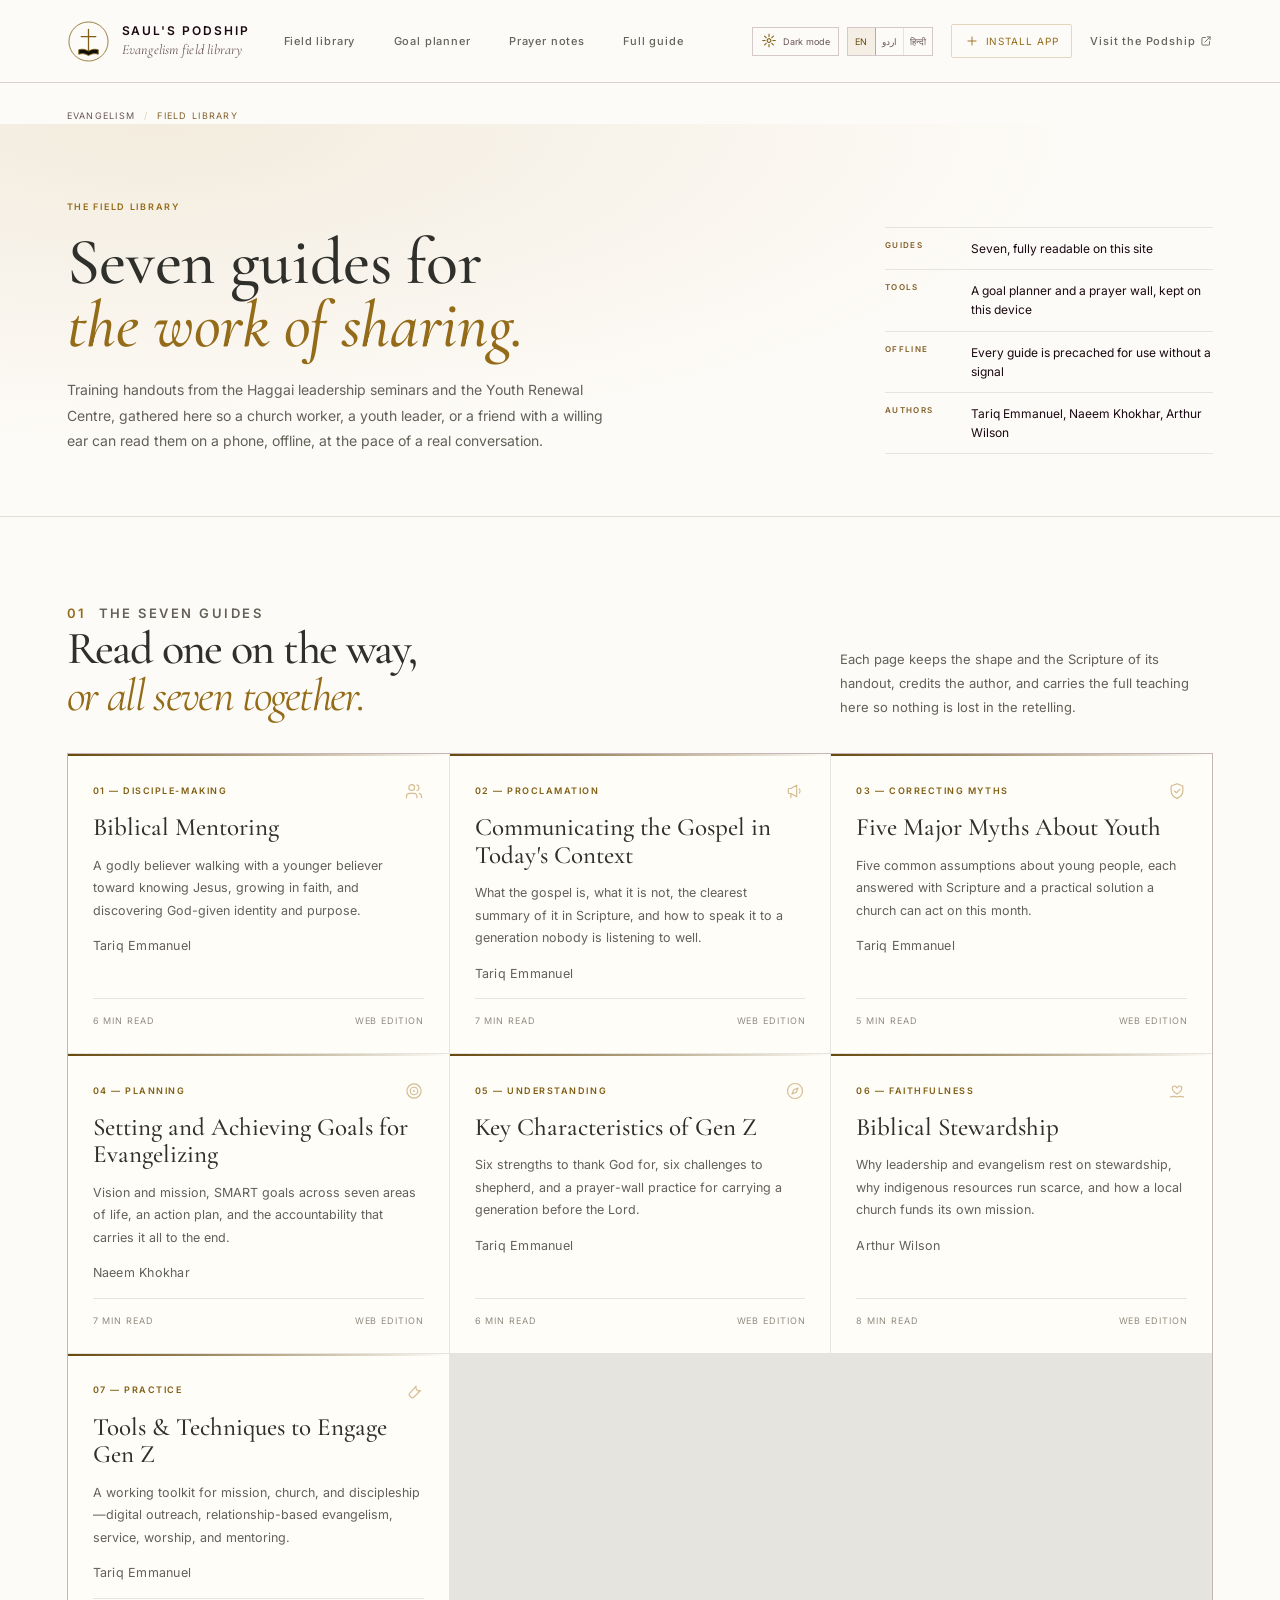
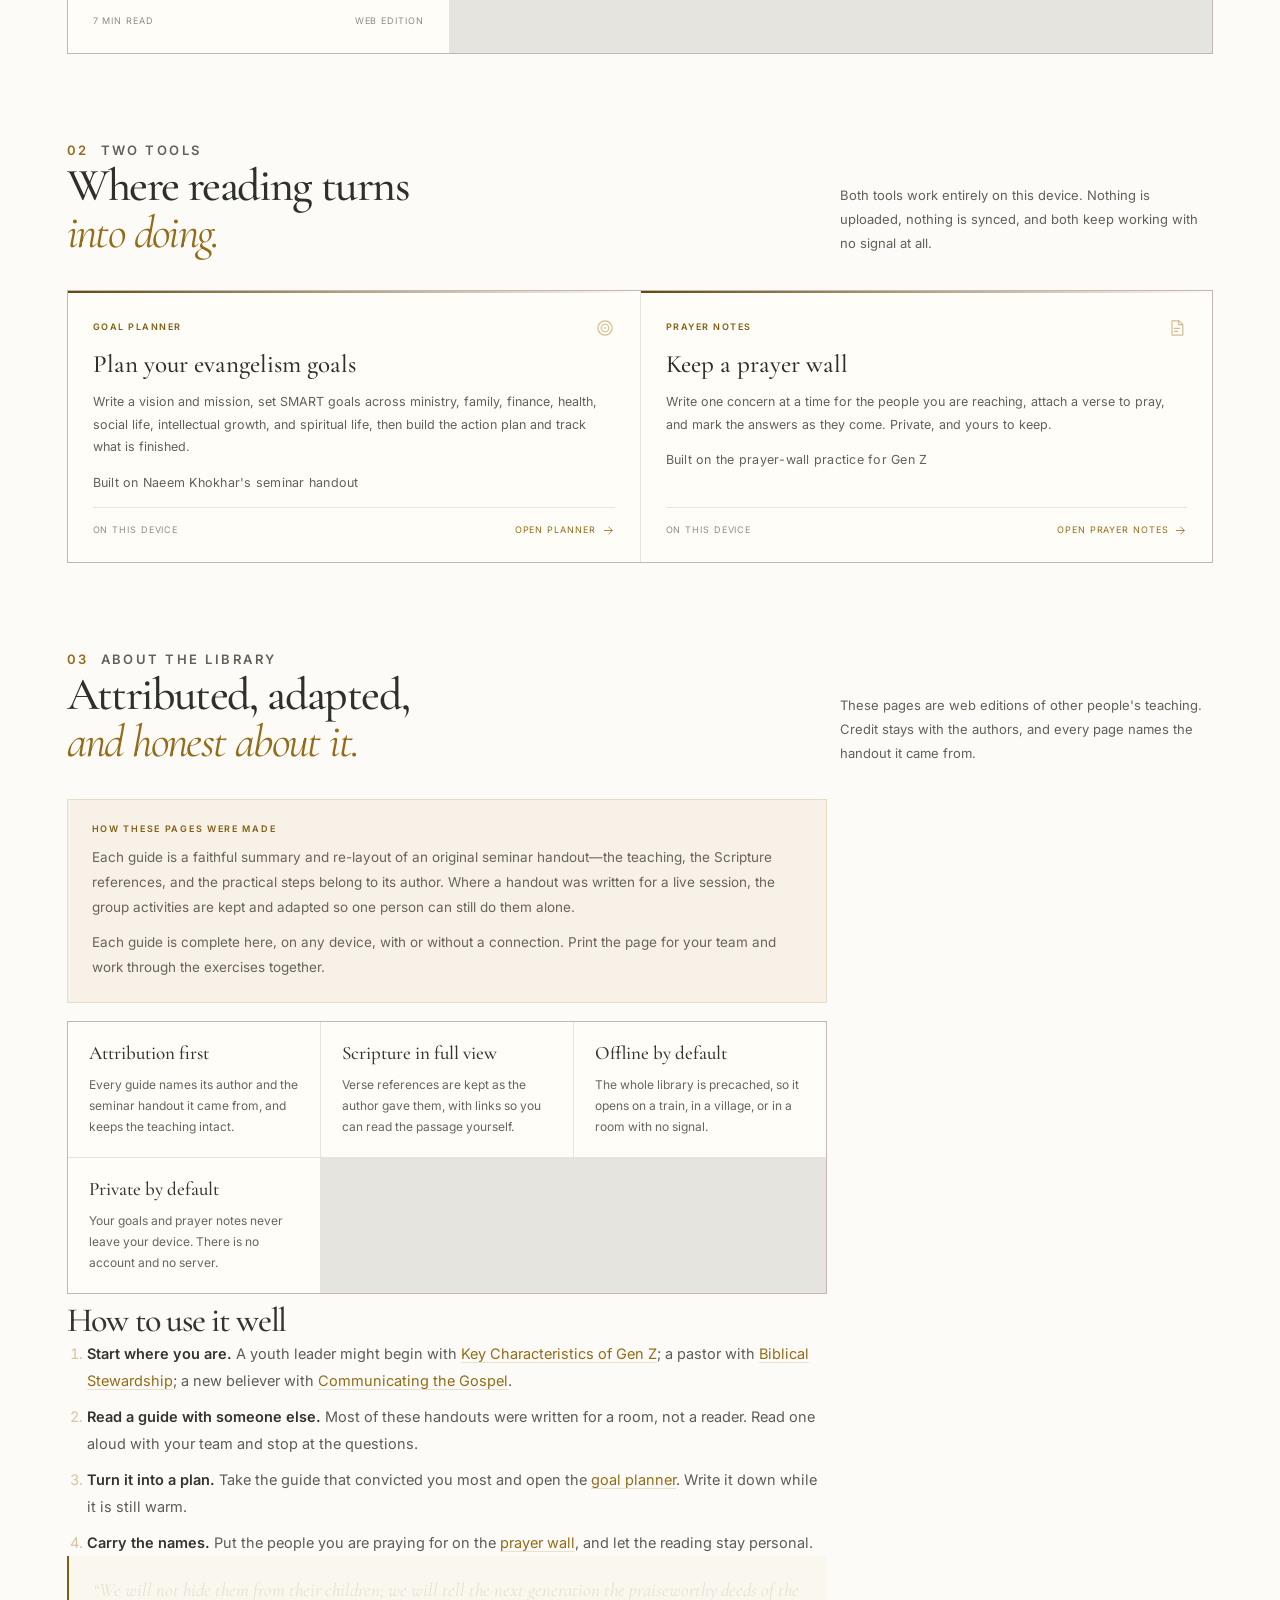
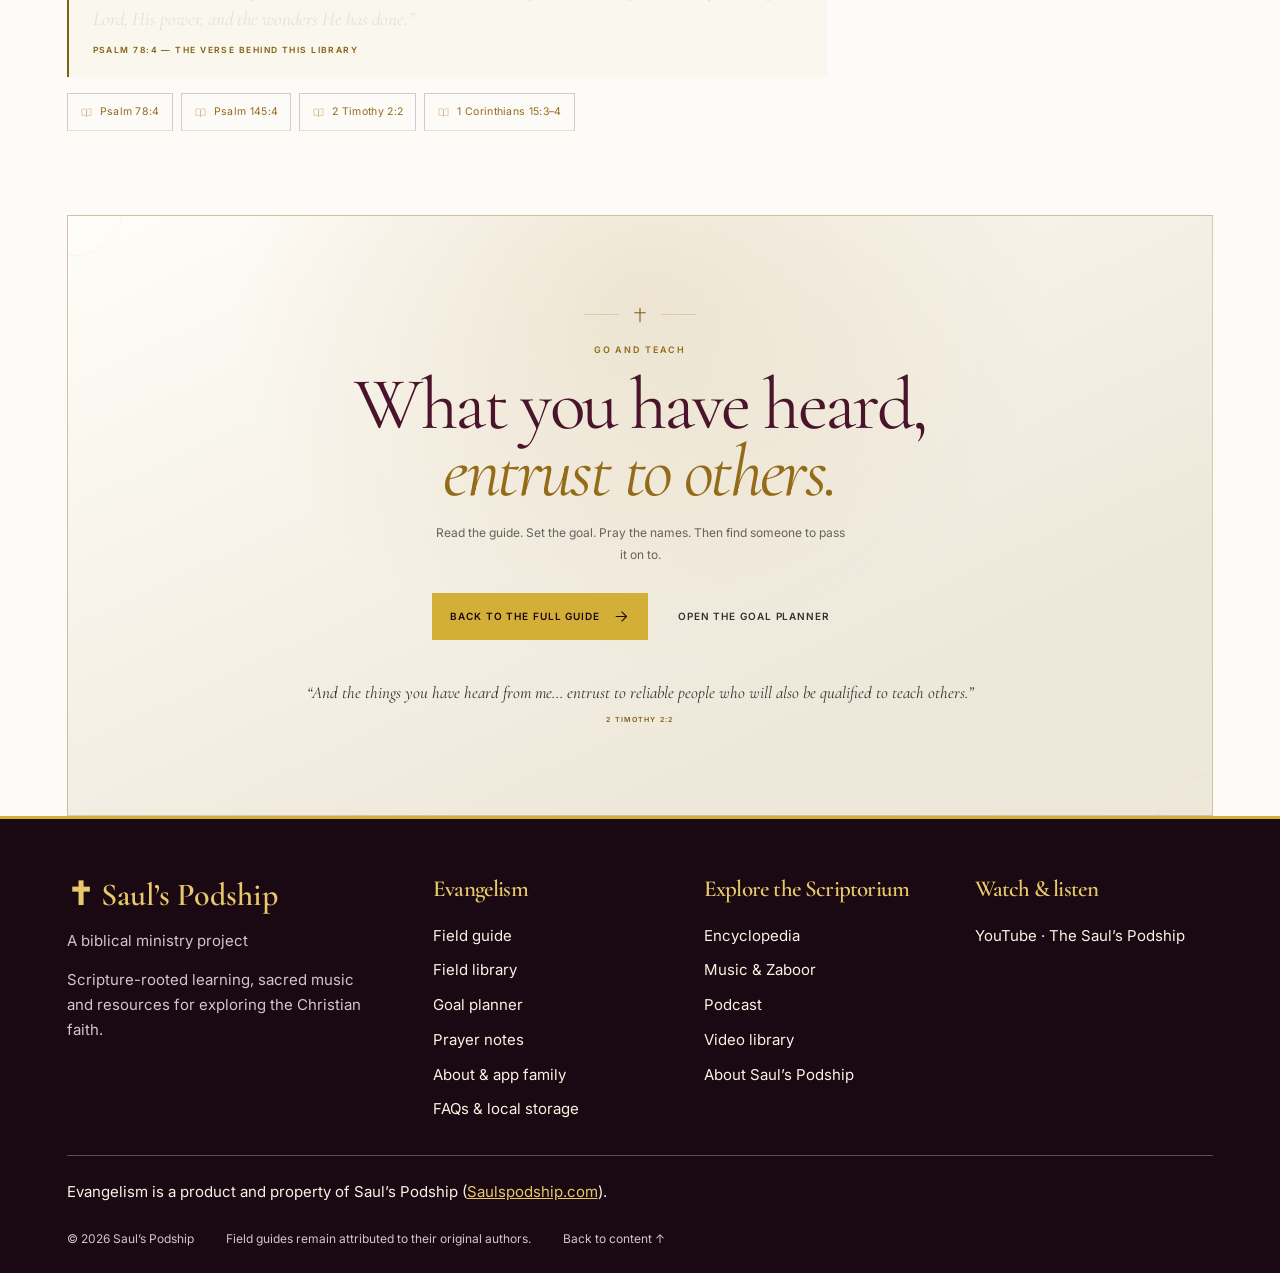
<file: library/index.html>
<!doctype html>
<html lang="en">
<head>
  <meta charset="utf-8">
  <meta name="viewport" content="width=device-width, initial-scale=1">
  <meta name="theme-color" content="#4A152C">
  <meta name="color-scheme" content="light">
  <meta name="mobile-web-app-capable" content="yes">
  <meta name="apple-mobile-web-app-capable" content="yes">
  <meta name="apple-mobile-web-app-title" content="Field Library">
  <meta name="apple-mobile-web-app-status-bar-style" content="black-translucent">
  <meta name="description" content="Seven attributed guides on mentoring, the gospel, Gen Z, stewardship and goal setting, plus an offline goal planner and a private prayer wall.">
  <meta property="og:type" content="website">
  <meta property="og:title" content="The Field Library — Evangelism by Saul's Podship">
  <meta property="og:description" content="Seven attributed field guides, an evangelism goal planner, and a private prayer wall. Readable offline, carried with you.">
  <meta property="og:url" content="https://evangelism.saulspodship.com/library/">
  <meta property="og:image" content="https://evangelism.saulspodship.com/images/og-evangelism.jpg">
  <meta name="twitter:card" content="summary_large_image">
  <link rel="canonical" href="https://evangelism.saulspodship.com/library/">
  <link rel="icon" href="../icon.svg" type="image/svg+xml">
  <link rel="apple-touch-icon" href="../icons/icon-192.png">
  <link rel="manifest" href="../manifest.webmanifest">
  <link rel="preconnect" href="https://fonts.googleapis.com">
  <link rel="preconnect" href="https://fonts.gstatic.com" crossorigin>
  <link href="https://fonts.googleapis.com/css2?family=Cormorant+Garamond:ital,wght@0,400;0,500;0,600;1,400;1,500;1,600&family=Inter:wght@400;500;600;700&family=Noto+Sans+Arabic:wght@400;500;600;700&family=Noto+Sans+Devanagari:wght@400;500;600;700&display=swap" rel="stylesheet">
  <link rel="stylesheet" href="../styles.css">
  <link rel="stylesheet" href="./library.css">
  <title>The Field Library — Evangelism by Saul's Podship</title>
  <script type="application/ld+json">
    {
      "@context": "https://schema.org",
      "@type": "CollectionPage",
      "name": "The Field Library — Evangelism by Saul's Podship",
      "url": "https://evangelism.saulspodship.com/library/",
      "description": "Seven attributed field guides on evangelism, mentoring, Gen Z, stewardship, and goal setting, with an on-device goal planner and prayer-note tool.",
      "isPartOf": { "@type": "WebApplication", "name": "Evangelism — A field guide by Saul's Podship", "url": "https://evangelism.saulspodship.com/" },
      "publisher": { "@type": "Organization", "name": "Saul's Podship", "url": "https://www.saulspodship.com/" }
    }
  </script>
<meta property="og:site_name" content="Evangelism · Saul’s Podship">
<meta property="og:image:alt" content="Evangelism field guide share card: an open Bible, a brass cross and stained-glass light">
<meta property="og:image:width" content="1200">
<meta property="og:image:height" content="630">
<meta name="twitter:image:alt" content="Evangelism field guide share card: an open Bible, a brass cross and stained-glass light">
<meta name="twitter:title" content="The Field Library — Evangelism by Saul&#x27;s Podship">
<meta name="twitter:description" content="Seven attributed guides on mentoring, the gospel, Gen Z, stewardship and goal setting, plus an offline goal planner and a private prayer wall.">
<meta name="twitter:image" content="https://evangelism.saulspodship.com/images/og-evangelism.jpg">
<script type="application/ld+json">{
  "@context": "https://schema.org",
  "@graph": [
    {
      "@type": "Organization",
      "@id": "https://www.saulspodship.com/#organization",
      "name": "Saul’s Podship",
      "url": "https://www.saulspodship.com/"
    },
    {
      "@type": "WebSite",
      "@id": "https://evangelism.saulspodship.com/#website",
      "name": "Evangelism",
      "url": "https://evangelism.saulspodship.com/",
      "publisher": {
        "@id": "https://www.saulspodship.com/#organization"
      }
    },
    {
      "@type": "WebPage",
      "@id": "https://evangelism.saulspodship.com/library/#webpage",
      "url": "https://evangelism.saulspodship.com/library/",
      "name": "The Field Library — Evangelism by Saul's Podship",
      "description": "Seven attributed guides on mentoring, the gospel, Gen Z, stewardship and goal setting, plus an offline goal planner and a private prayer wall.",
      "isPartOf": {
        "@id": "https://evangelism.saulspodship.com/#website"
      },
      "publisher": {
        "@id": "https://www.saulspodship.com/#organization"
      }
    }
  ]
}</script>
</head>
<body>
  <a class="skip-link" href="#main">Skip to content</a>
  <svg class="icon-definitions" xmlns="http://www.w3.org/2000/svg" aria-hidden="true" focusable="false">
    <symbol id="icon-arrow" viewBox="0 0 24 24"><path d="M4.5 12h14M12.5 5.5 19 12l-6.5 6.5" fill="none" stroke="currentColor" stroke-linecap="round" stroke-linejoin="round" stroke-width="1.5"/></symbol>
    <symbol id="icon-external" viewBox="0 0 24 24"><path d="M14 5h5v5M19 5l-9 9M18 13v5a1 1 0 0 1-1 1H6a1 1 0 0 1-1-1V7a1 1 0 0 1 1-1h5" fill="none" stroke="currentColor" stroke-linecap="round" stroke-linejoin="round" stroke-width="1.5"/></symbol>
    <symbol id="icon-plus" viewBox="0 0 24 24"><path d="M12 5v14M5 12h14" fill="none" stroke="currentColor" stroke-linecap="round" stroke-width="1.5"/></symbol>
    <symbol id="icon-spark" viewBox="0 0 24 24"><path d="M12 2.8 14.2 9.8 21.2 12l-7 2.2-2.2 7-2.2-7L2.8 12l7-2.2L12 2.8Z" fill="none" stroke="currentColor" stroke-linejoin="round" stroke-width="1.35"/></symbol>
    <symbol id="icon-book" viewBox="0 0 24 24"><path d="M3.5 5.5c3.1-.9 5.8-.4 8.5 1.5v12c-2.7-1.9-5.4-2.4-8.5-1.5v-12ZM20.5 5.5c-3.1-.9-5.8-.4-8.5 1.5v12c2.7-1.9 5.4-2.4 8.5-1.5v-12Z" fill="none" stroke="currentColor" stroke-linejoin="round" stroke-width="1.35"/></symbol>
    <symbol id="icon-cross" viewBox="0 0 24 24"><path d="M12 3v18M5 9h14" fill="none" stroke="currentColor" stroke-linecap="round" stroke-width="1.5"/></symbol>
    <symbol id="icon-people" viewBox="0 0 24 24"><path d="M15.5 20v-1.6a3.6 3.6 0 0 0-3.6-3.6H6.6A3.6 3.6 0 0 0 3 18.4V20M9.25 11.4a3.5 3.5 0 1 0 0-7 3.5 3.5 0 0 0 0 7ZM21 20v-1.6a3.6 3.6 0 0 0-2.7-3.48M15.6 4.62a3.6 3.6 0 0 1 0 6.76" fill="none" stroke="currentColor" stroke-linecap="round" stroke-linejoin="round" stroke-width="1.4"/></symbol>
    <symbol id="icon-compass" viewBox="0 0 24 24"><circle cx="12" cy="12" r="9" fill="none" stroke="currentColor" stroke-width="1.4"/><path d="m15.6 8.4-2.1 5.1-5.1 2.1 2.1-5.1 5.1-2.1Z" fill="none" stroke="currentColor" stroke-linejoin="round" stroke-width="1.4"/></symbol>
    <symbol id="icon-megaphone" viewBox="0 0 24 24"><path d="M4 10v4a1 1 0 0 0 1 1h2l7 4V5L7 9H5a1 1 0 0 0-1 1ZM17 9.5a3.5 3.5 0 0 1 0 5M7 15v5" fill="none" stroke="currentColor" stroke-linecap="round" stroke-linejoin="round" stroke-width="1.4"/></symbol>
    <symbol id="icon-target" viewBox="0 0 24 24"><circle cx="12" cy="12" r="8.5" fill="none" stroke="currentColor" stroke-width="1.4"/><circle cx="12" cy="12" r="4.5" fill="none" stroke="currentColor" stroke-width="1.4"/><circle cx="12" cy="12" r="1.1" fill="currentColor"/></symbol>
    <symbol id="icon-shield" viewBox="0 0 24 24"><path d="M12 3.2 19 6v6c0 4.2-2.9 7.2-7 8.8-4.1-1.6-7-4.6-7-8.8V6l7-2.8Z" fill="none" stroke="currentColor" stroke-linejoin="round" stroke-width="1.4"/><path d="m9 12 2.2 2.2L15.4 10" fill="none" stroke="currentColor" stroke-linecap="round" stroke-linejoin="round" stroke-width="1.4"/></symbol>
    <symbol id="icon-chart" viewBox="0 0 24 24"><path d="M4 20h16M7.5 20v-6.5M12 20V7M16.5 20v-9.5" fill="none" stroke="currentColor" stroke-linecap="round" stroke-width="1.5"/></symbol>
    <symbol id="icon-tool" viewBox="0 0 24 24"><path d="M14.6 6.2a3.9 3.9 0 0 0 5.2 5.2l-8.3 8.3a2 2 0 0 1-2.8 0l-2-2a2 2 0 0 1 0-2.8l7.9-8.7Z" fill="none" stroke="currentColor" stroke-linecap="round" stroke-linejoin="round" stroke-width="1.4"/></symbol>
    <symbol id="icon-note" viewBox="0 0 24 24"><path d="M6 3.5h8.5L19 8v12.5H6V3.5Z" fill="none" stroke="currentColor" stroke-linejoin="round" stroke-width="1.4"/><path d="M14 3.7V8h4.3M9 12.5h6M9 16h4" fill="none" stroke="currentColor" stroke-linecap="round" stroke-width="1.4"/></symbol>
    <symbol id="icon-lock" viewBox="0 0 24 24"><rect x="5" y="10.5" width="14" height="9.5" rx="1.6" fill="none" stroke="currentColor" stroke-width="1.4"/><path d="M8.5 10.5V8a3.5 3.5 0 0 1 7 0v2.5" fill="none" stroke="currentColor" stroke-linecap="round" stroke-width="1.4"/></symbol>
    <symbol id="icon-check" viewBox="0 0 24 24"><path d="m5 12.5 4.5 4.5L19 7" fill="none" stroke="currentColor" stroke-linecap="round" stroke-linejoin="round" stroke-width="1.6"/></symbol>
    <symbol id="icon-hands" viewBox="0 0 24 24"><path d="M12 8.4S10.8 6 8.9 6a2.6 2.6 0 0 0-2.6 2.6c0 3.2 5.7 7 5.7 7s5.7-3.8 5.7-7A2.6 2.6 0 0 0 15.1 6C13.2 6 12 8.4 12 8.4Z" fill="none" stroke="currentColor" stroke-linejoin="round" stroke-width="1.4"/><path d="M4 19.2c2.6-1 5.3-1 8 0 2.7-1 5.4-1 8 0" fill="none" stroke="currentColor" stroke-linecap="round" stroke-width="1.4"/></symbol>
  </svg>

  <header class="site-header">
    <div class="container header-inner">
      <a class="brand" href="/#top" aria-label="Saul's Podship Evangelism, back to the main guide">
        <span class="brand-mark" aria-hidden="true">
          <svg viewBox="0 0 44 44" fill="none">
            <circle cx="22" cy="22" r="20" stroke="currentColor" stroke-width=".8"/>
            <path d="M22 9.5v25M14.5 17h15" stroke="currentColor" stroke-width="1.3" stroke-linecap="round"/>
            <path d="M12 30.5c3.2-1.1 6.4-.7 10 1.4 3.6-2.1 6.8-2.5 10-1.4V35c-3.2-1.1-6.4-.7-10 1.4-3.6-2.1-6.8-2.5-10-1.4v-4.5Z" fill="#10110f" stroke="currentColor" stroke-width=".85" stroke-linejoin="round"/>
          </svg>
        </span>
        <span class="brand-copy">
          <strong>Saul's Podship</strong>
          <span>Evangelism field library</span>
        </span>
      </a>

      <nav class="primary-nav" id="primary-navigation" aria-label="Main navigation">
        <a href="/library/" aria-current="page">Field library</a>
        <a href="./goal-planner.html">Goal planner</a>
        <a href="./prayer-notes.html">Prayer notes</a>
        <a href="/">Full guide</a>
      </nav>

      <div class="header-actions">
        <button class="install-button" id="install-app" type="button" aria-label="Install the Evangelism field guide">
          <svg class="icon" aria-hidden="true"><use href="#icon-plus"/></svg>
          <span>Install app</span>
        </button>
        <a class="header-parent-link" href="https://www.saulspodship.com/" target="_blank" rel="noopener noreferrer">
          Visit the Podship <svg class="icon" aria-hidden="true"><use href="#icon-external"/></svg>
        </a>
      </div>

      <button class="menu-toggle" id="menu-toggle" type="button" aria-expanded="false" aria-controls="primary-navigation" aria-label="Open navigation menu">
        <span></span><span></span>
      </button>
    </div>
  </header>

  <main id="main">
    <nav class="container lib-breadcrumb" aria-label="Breadcrumb">
      <a href="/">Evangelism</a>
      <span aria-hidden="true">/</span>
      <span>Field library</span>
    </nav>

    <section class="lib-hero" aria-labelledby="library-title">
      <div class="container lib-hero-inner">
        <div>
          <p class="section-kicker"><span>THE FIELD LIBRARY</span></p>
          <h1 id="library-title">Seven guides for<br><em>the work of sharing.</em></h1>
          <p class="lib-lede">Training handouts from the Haggai leadership seminars and the Youth Renewal Centre, gathered here so a church worker, a youth leader, or a friend with a willing ear can read them on a phone, offline, at the pace of a real conversation.</p>
        </div>
        <div class="lib-hero-aside">
          <ul class="lib-meta-list">
            <li><span class="lib-meta-label">Guides</span><span>Seven, fully readable on this site</span></li>
            <li><span class="lib-meta-label">Tools</span><span>A goal planner and a prayer wall, kept on this device</span></li>
            <li><span class="lib-meta-label">Offline</span><span>Every guide is precached for use without a signal</span></li>
            <li><span class="lib-meta-label">Authors</span><span>Tariq Emmanuel, Naeem Khokhar, Arthur Wilson</span></li>
          </ul>
        </div>
      </div>
    </section>

    <section class="lib-section" aria-labelledby="guides-title">
      <div class="container">
        <div class="lib-section-head">
          <div>
            <p class="section-kicker"><span>01</span> THE SEVEN GUIDES</p>
            <h2 id="guides-title">Read one on the way,<br><em>or all seven together.</em></h2>
          </div>
          <p>Each page keeps the shape and the Scripture of its handout, credits the author, and carries the full teaching here so nothing is lost in the retelling.</p>
        </div>

        <div class="lib-grid">
          <article class="lib-card">
            <span class="lib-card-tag" aria-hidden="true"></span>
            <div class="lib-card-top"><span>01 — Disciple-making</span><svg class="icon" aria-hidden="true"><use href="#icon-people"/></svg></div>
            <h3><a href="./biblical-mentoring.html">Biblical Mentoring</a></h3>
            <p>A godly believer walking with a younger believer toward knowing Jesus, growing in faith, and discovering God-given identity and purpose.</p>
            <p class="lib-author">Tariq Emmanuel</p>
            <div class="lib-card-foot">
              <span>6 min read</span>
              <span>Web edition</span>
            </div>
          </article>

          <article class="lib-card">
            <span class="lib-card-tag" aria-hidden="true"></span>
            <div class="lib-card-top"><span>02 — Proclamation</span><svg class="icon" aria-hidden="true"><use href="#icon-megaphone"/></svg></div>
            <h3><a href="./communicating-the-gospel.html">Communicating the Gospel in Today's Context</a></h3>
            <p>What the gospel is, what it is not, the clearest summary of it in Scripture, and how to speak it to a generation nobody is listening to well.</p>
            <p class="lib-author">Tariq Emmanuel</p>
            <div class="lib-card-foot">
              <span>7 min read</span>
              <span>Web edition</span>
            </div>
          </article>

          <article class="lib-card">
            <span class="lib-card-tag" aria-hidden="true"></span>
            <div class="lib-card-top"><span>03 — Correcting myths</span><svg class="icon" aria-hidden="true"><use href="#icon-shield"/></svg></div>
            <h3><a href="./five-myths-about-youth.html">Five Major Myths About Youth</a></h3>
            <p>Five common assumptions about young people, each answered with Scripture and a practical solution a church can act on this month.</p>
            <p class="lib-author">Tariq Emmanuel</p>
            <div class="lib-card-foot">
              <span>5 min read</span>
              <span>Web edition</span>
            </div>
          </article>

          <article class="lib-card">
            <span class="lib-card-tag" aria-hidden="true"></span>
            <div class="lib-card-top"><span>04 — Planning</span><svg class="icon" aria-hidden="true"><use href="#icon-target"/></svg></div>
            <h3><a href="./setting-goals-for-evangelism.html">Setting and Achieving Goals for Evangelizing</a></h3>
            <p>Vision and mission, SMART goals across seven areas of life, an action plan, and the accountability that carries it all to the end.</p>
            <p class="lib-author">Naeem Khokhar</p>
            <div class="lib-card-foot">
              <span>7 min read</span>
              <span>Web edition</span>
            </div>
          </article>

          <article class="lib-card">
            <span class="lib-card-tag" aria-hidden="true"></span>
            <div class="lib-card-top"><span>05 — Understanding</span><svg class="icon" aria-hidden="true"><use href="#icon-compass"/></svg></div>
            <h3><a href="./key-characteristics-of-gen-z.html">Key Characteristics of Gen Z</a></h3>
            <p>Six strengths to thank God for, six challenges to shepherd, and a prayer-wall practice for carrying a generation before the Lord.</p>
            <p class="lib-author">Tariq Emmanuel</p>
            <div class="lib-card-foot">
              <span>6 min read</span>
              <span>Web edition</span>
            </div>
          </article>

          <article class="lib-card">
            <span class="lib-card-tag" aria-hidden="true"></span>
            <div class="lib-card-top"><span>06 — Faithfulness</span><svg class="icon" aria-hidden="true"><use href="#icon-hands"/></svg></div>
            <h3><a href="./biblical-stewardship.html">Biblical Stewardship</a></h3>
            <p>Why leadership and evangelism rest on stewardship, why indigenous resources run scarce, and how a local church funds its own mission.</p>
            <p class="lib-author">Arthur Wilson</p>
            <div class="lib-card-foot">
              <span>8 min read</span>
              <span>Web edition</span>
            </div>
          </article>

          <article class="lib-card">
            <span class="lib-card-tag" aria-hidden="true"></span>
            <div class="lib-card-top"><span>07 — Practice</span><svg class="icon" aria-hidden="true"><use href="#icon-tool"/></svg></div>
            <h3><a href="./tools-to-engage-gen-z.html">Tools &amp; Techniques to Engage Gen Z</a></h3>
            <p>A working toolkit for mission, church, and discipleship—digital outreach, relationship-based evangelism, service, worship, and mentoring.</p>
            <p class="lib-author">Tariq Emmanuel</p>
            <div class="lib-card-foot">
              <span>7 min read</span>
              <span>Web edition</span>
            </div>
          </article>
        </div>
      </div>
    </section>

    <section class="lib-section" aria-labelledby="tools-title">
      <div class="container">
        <div class="lib-section-head">
          <div>
            <p class="section-kicker"><span>02</span> TWO TOOLS</p>
            <h2 id="tools-title">Where reading turns<br><em>into doing.</em></h2>
          </div>
          <p>Both tools work entirely on this device. Nothing is uploaded, nothing is synced, and both keep working with no signal at all.</p>
        </div>

        <div class="lib-grid lib-grid-two">
          <article class="lib-card">
            <span class="lib-card-tag" aria-hidden="true"></span>
            <div class="lib-card-top"><span>Goal planner</span><svg class="icon" aria-hidden="true"><use href="#icon-target"/></svg></div>
            <h3><a href="./goal-planner.html">Plan your evangelism goals</a></h3>
            <p>Write a vision and mission, set SMART goals across ministry, family, finance, health, social life, intellectual growth, and spiritual life, then build the action plan and track what is finished.</p>
            <p class="lib-author">Built on Naeem Khokhar's seminar handout</p>
            <div class="lib-card-foot">
              <span>On this device</span>
              <a href="./goal-planner.html">Open planner <svg class="icon" aria-hidden="true"><use href="#icon-arrow"/></svg></a>
            </div>
          </article>

          <article class="lib-card">
            <span class="lib-card-tag" aria-hidden="true"></span>
            <div class="lib-card-top"><span>Prayer notes</span><svg class="icon" aria-hidden="true"><use href="#icon-note"/></svg></div>
            <h3><a href="./prayer-notes.html">Keep a prayer wall</a></h3>
            <p>Write one concern at a time for the people you are reaching, attach a verse to pray, and mark the answers as they come. Private, and yours to keep.</p>
            <p class="lib-author">Built on the prayer-wall practice for Gen Z</p>
            <div class="lib-card-foot">
              <span>On this device</span>
              <a href="./prayer-notes.html">Open prayer notes <svg class="icon" aria-hidden="true"><use href="#icon-arrow"/></svg></a>
            </div>
          </article>
        </div>
      </div>
    </section>

    <section class="lib-section" aria-labelledby="about-title">
      <div class="container">
        <div class="lib-section-head">
          <div>
            <p class="section-kicker"><span>03</span> ABOUT THE LIBRARY</p>
            <h2 id="about-title">Attributed, adapted,<br><em>and honest about it.</em></h2>
          </div>
          <p>These pages are web editions of other people's teaching. Credit stays with the authors, and every page names the handout it came from.</p>
        </div>

        <div class="lib-prose">
          <div class="lib-callout">
            <span class="micro-label">HOW THESE PAGES WERE MADE</span>
            <p>Each guide is a faithful summary and re-layout of an original seminar handout—the teaching, the Scripture references, and the practical steps belong to its author. Where a handout was written for a live session, the group activities are kept and adapted so one person can still do them alone.</p>
            <p>Each guide is complete here, on any device, with or without a connection. Print the page for your team and work through the exercises together.</p>
          </div>

          <div class="lib-pillars">
            <div class="lib-pillar">
              <b>Attribution first</b>
              <p>Every guide names its author and the seminar handout it came from, and keeps the teaching intact.</p>
            </div>
            <div class="lib-pillar">
              <b>Scripture in full view</b>
              <p>Verse references are kept as the author gave them, with links so you can read the passage yourself.</p>
            </div>
            <div class="lib-pillar">
              <b>Offline by default</b>
              <p>The whole library is precached, so it opens on a train, in a village, or in a room with no signal.</p>
            </div>
            <div class="lib-pillar">
              <b>Private by default</b>
              <p>Your goals and prayer notes never leave your device. There is no account and no server.</p>
            </div>
          </div>

          <h2>How to use it well</h2>
          <ol>
            <li><strong>Start where you are.</strong> A youth leader might begin with <a href="./key-characteristics-of-gen-z.html">Key Characteristics of Gen Z</a>; a pastor with <a href="./biblical-stewardship.html">Biblical Stewardship</a>; a new believer with <a href="./communicating-the-gospel.html">Communicating the Gospel</a>.</li>
            <li><strong>Read a guide with someone else.</strong> Most of these handouts were written for a room, not a reader. Read one aloud with your team and stop at the questions.</li>
            <li><strong>Turn it into a plan.</strong> Take the guide that convicted you most and open the <a href="./goal-planner.html">goal planner</a>. Write it down while it is still warm.</li>
            <li><strong>Carry the names.</strong> Put the people you are praying for on the <a href="./prayer-notes.html">prayer wall</a>, and let the reading stay personal.</li>
          </ol>

          <blockquote>
            “We will not hide them from their children; we will tell the next generation the praiseworthy deeds of the Lord, His power, and the wonders He has done.”
            <cite>Psalm 78:4 — the verse behind this library</cite>
          </blockquote>
          <div class="lib-verses">
            <a class="lib-verse" href="https://www.bible.com/bible/111/PSA.78.4.NIV" target="_blank" rel="noopener noreferrer"><svg class="icon" aria-hidden="true"><use href="#icon-book"/></svg> Psalm 78:4</a>
            <a class="lib-verse" href="https://www.bible.com/bible/111/PSA.145.4.NIV" target="_blank" rel="noopener noreferrer"><svg class="icon" aria-hidden="true"><use href="#icon-book"/></svg> Psalm 145:4</a>
            <a class="lib-verse" href="https://www.bible.com/bible/111/2TI.2.2.NIV" target="_blank" rel="noopener noreferrer"><svg class="icon" aria-hidden="true"><use href="#icon-book"/></svg> 2 Timothy 2:2</a>
            <a class="lib-verse" href="https://www.bible.com/bible/111/1CO.15.3-4.NIV" target="_blank" rel="noopener noreferrer"><svg class="icon" aria-hidden="true"><use href="#icon-book"/></svg> 1 Corinthians 15:3–4</a>
          </div>
        </div>
      </div>
    </section>

    <section class="lib-section">
      <div class="container">
        <div class="closing-panel">
          <div class="closing-ornament" aria-hidden="true"><span></span><svg class="icon"><use href="#icon-cross"/></svg><span></span></div>
          <p class="section-kicker"><span>GO AND TEACH</span></p>
          <h2>What you have heard,<br><em>entrust to others.</em></h2>
          <p>Read the guide. Set the goal. Pray the names. Then find someone to pass it on to.</p>
          <div class="closing-actions">
            <a class="button button-gold" href="/">Back to the full guide <svg class="icon" aria-hidden="true"><use href="#icon-arrow"/></svg></a>
            <a class="button button-quiet" href="./goal-planner.html">Open the goal planner</a>
          </div>
          <div class="closing-scripture">“And the things you have heard from me… entrust to reliable people who will also be qualified to teach others.” <span>2 TIMOTHY 2:2</span></div>
        </div>
      </div>
    </section>
  </main>

  <footer class="site-footer pod-footer"><div class="container"><div class="pod-footer-grid"><div><a class="pod-footer-brand" href="https://www.saulspodship.com/">✝ Saul’s Podship</a><p>A biblical ministry project</p><p>Scripture-rooted learning, sacred music and resources for exploring the Christian faith.</p></div><nav aria-label="Evangelism footer"><h2>Evangelism</h2><a href="/">Field guide</a><a href="/library/">Field library</a><a href="/library/goal-planner.html">Goal planner</a><a href="/library/prayer-notes.html">Prayer notes</a><a href="/#about">About &amp; app family</a><a href="/#product-faq">FAQs &amp; local storage</a></nav><nav aria-label="Saul’s Podship resources"><h2>Explore the Scriptorium</h2><a href="https://www.saulspodship.com/#/encyclopedia">Encyclopedia</a><a href="https://www.saulspodship.com/#/music">Music &amp; Zaboor</a><a href="https://www.saulspodship.com/#/podcast">Podcast</a><a href="https://www.saulspodship.com/videos/">Video library</a><a href="https://www.saulspodship.com/#/about">About Saul’s Podship</a></nav><nav aria-label="Social links"><h2>Watch &amp; listen</h2><a href="https://www.youtube.com/@TheSaulsPodship">YouTube · The Saul’s Podship</a></nav></div><p class="pod-ownership">Evangelism is a product and property of Saul’s Podship (<a href="https://www.saulspodship.com/">Saulspodship.com</a>).</p><div class="pod-footer-bottom"><span>© 2026 Saul’s Podship</span><span>Field guides remain attributed to their original authors.</span><a href="#main">Back to content ↑</a></div></div></footer>

  <div class="toast" id="app-toast" role="status" aria-live="polite" aria-atomic="true"></div>
  <script src="../i18n.js" defer></script>
  <script src="./library.js" defer></script>
</body>
</html>
</file>
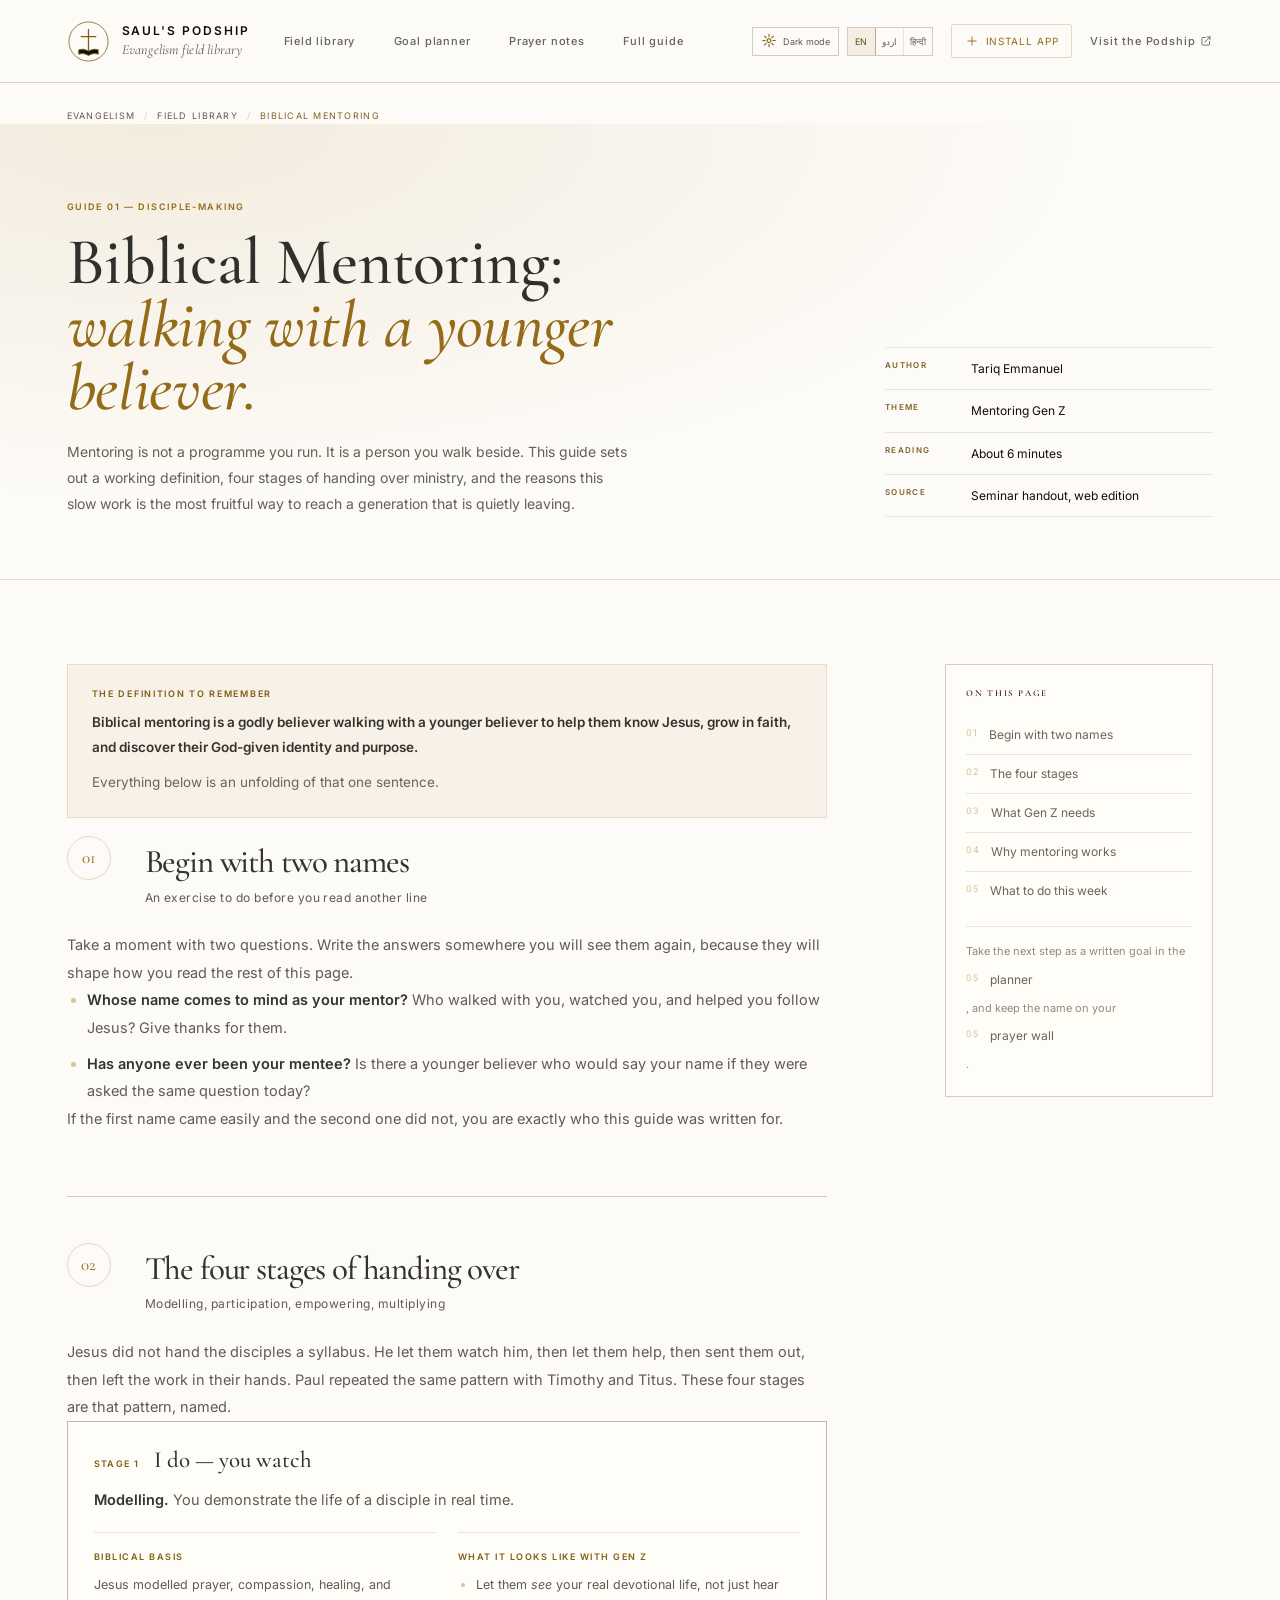
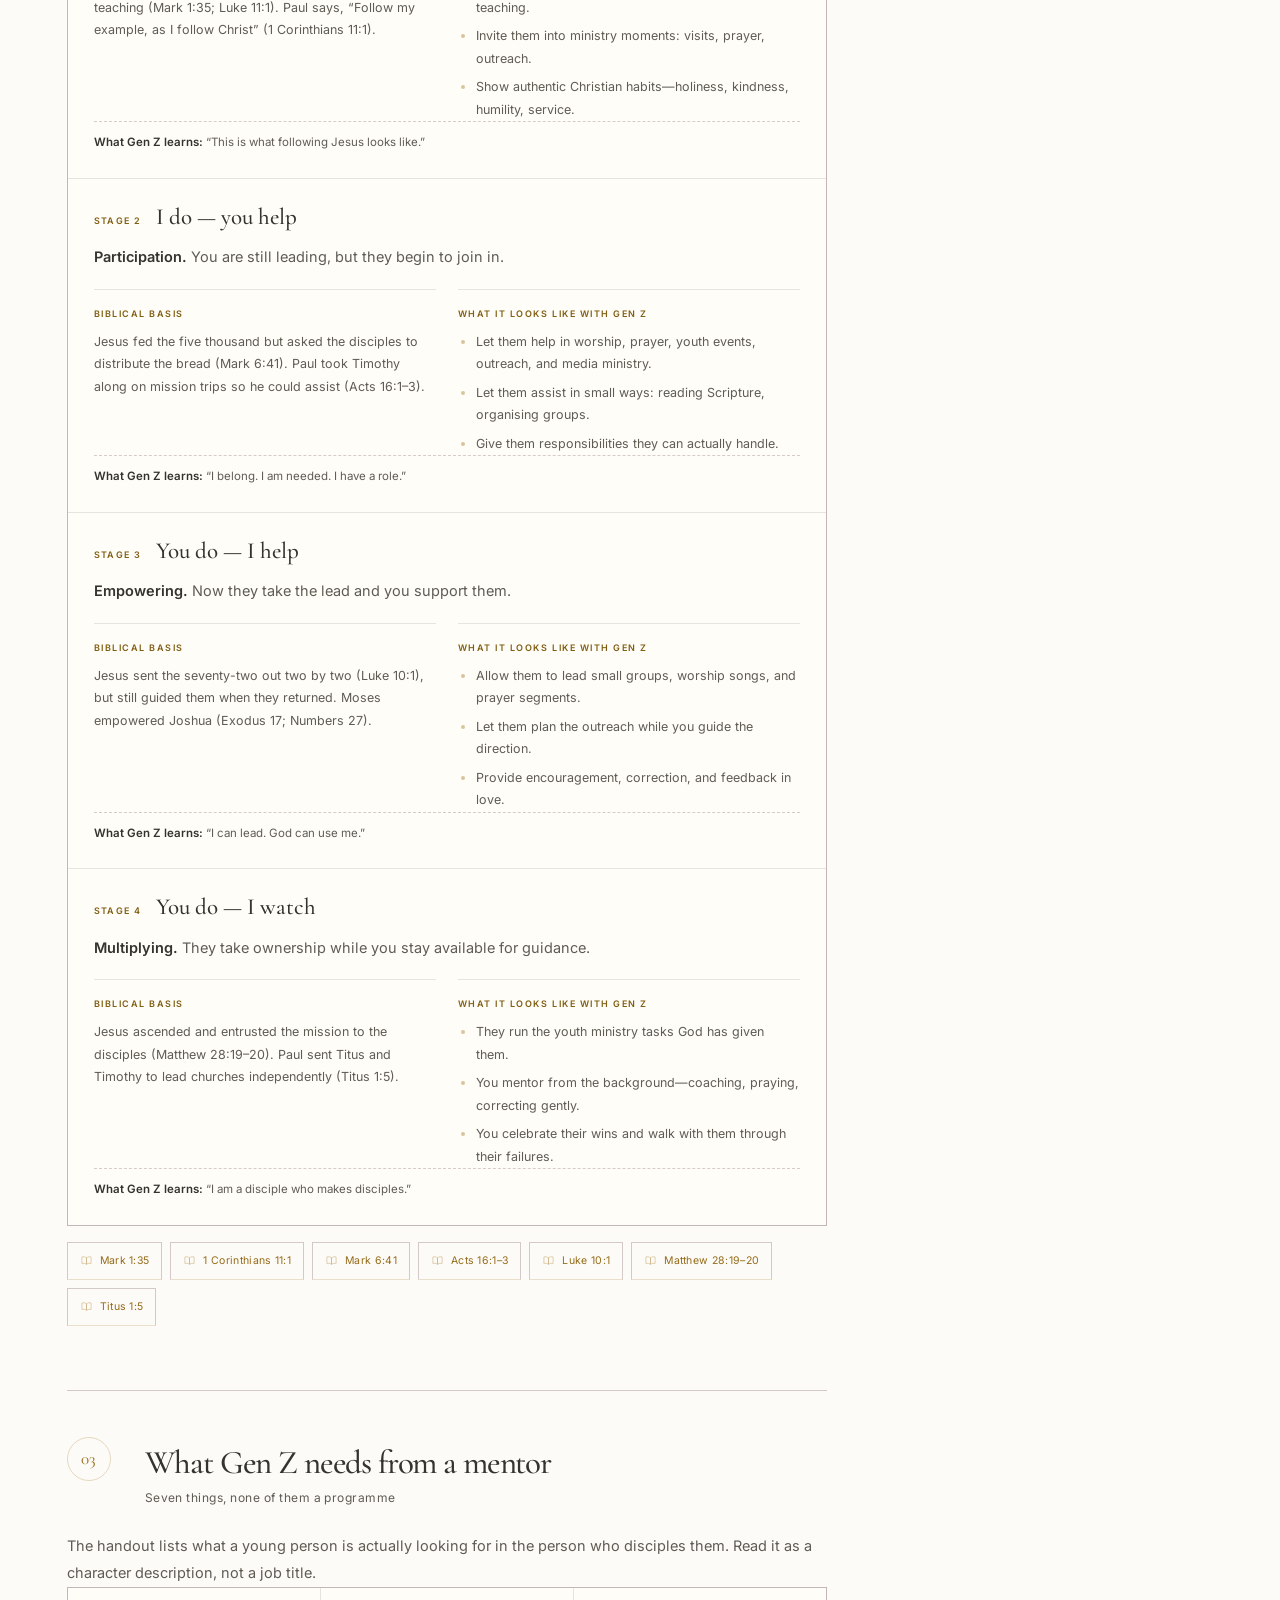
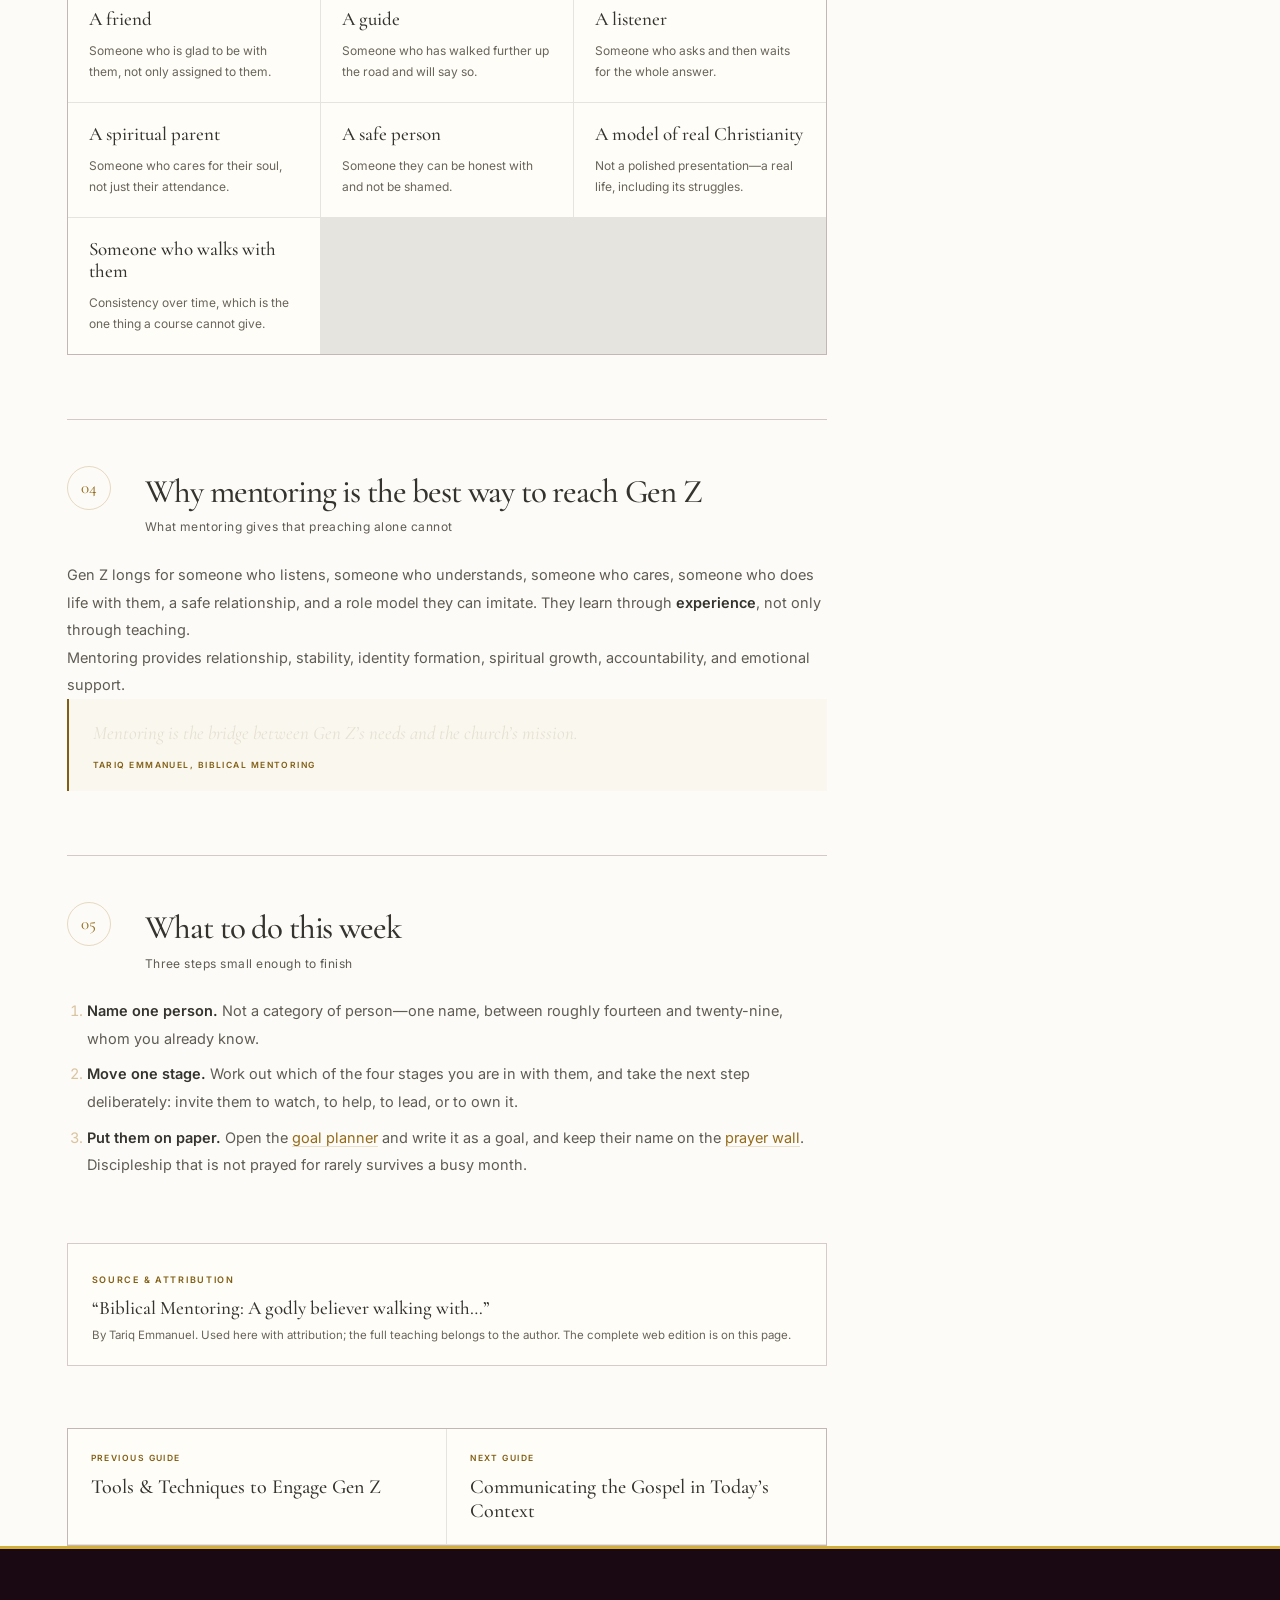
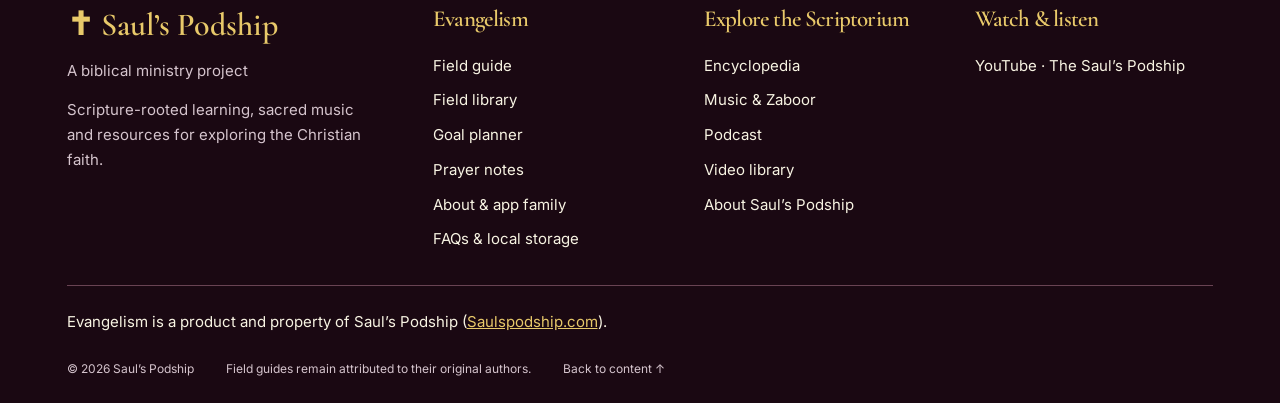
<file: library/biblical-mentoring.html>
<!doctype html>
<html lang="en">
<head>
  <meta charset="utf-8">
  <meta name="viewport" content="width=device-width, initial-scale=1">
  <meta name="theme-color" content="#4A152C">
  <meta name="color-scheme" content="light">
  <meta name="mobile-web-app-capable" content="yes">
  <meta name="apple-mobile-web-app-capable" content="yes">
  <meta name="apple-mobile-web-app-title" content="Biblical Mentoring">
  <meta name="description" content="Biblical mentoring: a godly believer walking with a younger believer in four stages—modelling, participation, empowering and multiplying.">
  <meta property="og:type" content="article">
  <meta property="og:title" content="Biblical Mentoring — Evangelism Field Library">
  <meta property="og:description" content="A godly believer walking with a younger believer to help them know Jesus, grow in faith, and discover their God-given identity and purpose.">
  <meta property="og:url" content="https://evangelism.saulspodship.com/library/biblical-mentoring.html">
  <meta name="twitter:card" content="summary_large_image">
  <link rel="canonical" href="https://evangelism.saulspodship.com/library/biblical-mentoring.html">
  <link rel="icon" href="../icon.svg" type="image/svg+xml">
  <link rel="apple-touch-icon" href="../icons/icon-192.png">
  <link rel="manifest" href="../manifest.webmanifest">
  <link rel="preconnect" href="https://fonts.googleapis.com">
  <link rel="preconnect" href="https://fonts.gstatic.com" crossorigin>
  <link href="https://fonts.googleapis.com/css2?family=Cormorant+Garamond:ital,wght@0,400;0,500;0,600;1,400;1,500;1,600&family=Inter:wght@400;500;600;700&family=Noto+Sans+Arabic:wght@400;500;600;700&family=Noto+Sans+Devanagari:wght@400;500;600;700&display=swap" rel="stylesheet">
  <link rel="stylesheet" href="../styles.css">
  <link rel="stylesheet" href="./library.css">
  <title>Biblical Mentoring — Evangelism Field Library</title>
  <script type="application/ld+json">
    {
      "@context": "https://schema.org",
      "@type": "Article",
      "headline": "Biblical Mentoring: A godly believer walking with a younger believer",
      "author": { "@type": "Person", "name": "Tariq Emmanuel" },
      "inLanguage": "en",
      "url": "https://evangelism.saulspodship.com/library/biblical-mentoring.html",
      "isPartOf": { "@type": "CollectionPage", "name": "The Field Library", "url": "https://evangelism.saulspodship.com/library/" },
      "publisher": { "@type": "Organization", "name": "Saul's Podship", "url": "https://www.saulspodship.com/" }
    }
  </script>
<meta property="og:site_name" content="Evangelism · Saul’s Podship">
<meta property="og:image" content="https://evangelism.saulspodship.com/images/og-evangelism.jpg">
<meta property="og:image:alt" content="Evangelism field guide share card: an open Bible, a brass cross and stained-glass light">
<meta property="og:image:width" content="1200">
<meta property="og:image:height" content="630">
<meta name="twitter:image:alt" content="Evangelism field guide share card: an open Bible, a brass cross and stained-glass light">
<meta name="twitter:title" content="Biblical Mentoring — Evangelism Field Library">
<meta name="twitter:description" content="Biblical mentoring: a godly believer walking with a younger believer in four stages—modelling, participation, empowering and multiplying.">
<meta name="twitter:image" content="https://evangelism.saulspodship.com/images/og-evangelism.jpg">
<script type="application/ld+json">{
  "@context": "https://schema.org",
  "@graph": [
    {
      "@type": "Organization",
      "@id": "https://www.saulspodship.com/#organization",
      "name": "Saul’s Podship",
      "url": "https://www.saulspodship.com/"
    },
    {
      "@type": "WebSite",
      "@id": "https://evangelism.saulspodship.com/#website",
      "name": "Evangelism",
      "url": "https://evangelism.saulspodship.com/",
      "publisher": {
        "@id": "https://www.saulspodship.com/#organization"
      }
    },
    {
      "@type": "WebPage",
      "@id": "https://evangelism.saulspodship.com/library/biblical-mentoring.html#webpage",
      "url": "https://evangelism.saulspodship.com/library/biblical-mentoring.html",
      "name": "Biblical Mentoring — Evangelism Field Library",
      "description": "Biblical mentoring: a godly believer walking with a younger believer in four stages—modelling, participation, empowering and multiplying.",
      "isPartOf": {
        "@id": "https://evangelism.saulspodship.com/#website"
      },
      "publisher": {
        "@id": "https://www.saulspodship.com/#organization"
      }
    }
  ]
}</script>
</head>
<body>
  <a class="skip-link" href="#main">Skip to content</a>
  <svg class="icon-definitions" xmlns="http://www.w3.org/2000/svg" aria-hidden="true" focusable="false">
    <symbol id="icon-arrow" viewBox="0 0 24 24"><path d="M4.5 12h14M12.5 5.5 19 12l-6.5 6.5" fill="none" stroke="currentColor" stroke-linecap="round" stroke-linejoin="round" stroke-width="1.5"/></symbol>
    <symbol id="icon-external" viewBox="0 0 24 24"><path d="M14 5h5v5M19 5l-9 9M18 13v5a1 1 0 0 1-1 1H6a1 1 0 0 1-1-1V7a1 1 0 0 1 1-1h5" fill="none" stroke="currentColor" stroke-linecap="round" stroke-linejoin="round" stroke-width="1.5"/></symbol>
    <symbol id="icon-plus" viewBox="0 0 24 24"><path d="M12 5v14M5 12h14" fill="none" stroke="currentColor" stroke-linecap="round" stroke-width="1.5"/></symbol>
    <symbol id="icon-spark" viewBox="0 0 24 24"><path d="M12 2.8 14.2 9.8 21.2 12l-7 2.2-2.2 7-2.2-7L2.8 12l7-2.2L12 2.8Z" fill="none" stroke="currentColor" stroke-linejoin="round" stroke-width="1.35"/></symbol>
    <symbol id="icon-book" viewBox="0 0 24 24"><path d="M3.5 5.5c3.1-.9 5.8-.4 8.5 1.5v12c-2.7-1.9-5.4-2.4-8.5-1.5v-12ZM20.5 5.5c-3.1-.9-5.8-.4-8.5 1.5v12c2.7-1.9 5.4-2.4 8.5-1.5v-12Z" fill="none" stroke="currentColor" stroke-linejoin="round" stroke-width="1.35"/></symbol>
    <symbol id="icon-cross" viewBox="0 0 24 24"><path d="M12 3v18M5 9h14" fill="none" stroke="currentColor" stroke-linecap="round" stroke-width="1.5"/></symbol>
    <symbol id="icon-people" viewBox="0 0 24 24"><path d="M15.5 20v-1.6a3.6 3.6 0 0 0-3.6-3.6H6.6A3.6 3.6 0 0 0 3 18.4V20M9.25 11.4a3.5 3.5 0 1 0 0-7 3.5 3.5 0 0 0 0 7ZM21 20v-1.6a3.6 3.6 0 0 0-2.7-3.48M15.6 4.62a3.6 3.6 0 0 1 0 6.76" fill="none" stroke="currentColor" stroke-linecap="round" stroke-linejoin="round" stroke-width="1.4"/></symbol>
    <symbol id="icon-target" viewBox="0 0 24 24"><circle cx="12" cy="12" r="8.5" fill="none" stroke="currentColor" stroke-width="1.4"/><circle cx="12" cy="12" r="4.5" fill="none" stroke="currentColor" stroke-width="1.4"/><circle cx="12" cy="12" r="1.1" fill="currentColor"/></symbol>
    <symbol id="icon-note" viewBox="0 0 24 24"><path d="M6 3.5h8.5L19 8v12.5H6V3.5Z" fill="none" stroke="currentColor" stroke-linejoin="round" stroke-width="1.4"/><path d="M14 3.7V8h4.3M9 12.5h6M9 16h4" fill="none" stroke="currentColor" stroke-linecap="round" stroke-width="1.4"/></symbol>
  </svg>

  <header class="site-header">
    <div class="container header-inner">
      <a class="brand" href="/#top" aria-label="Saul's Podship Evangelism, back to the main guide">
        <span class="brand-mark" aria-hidden="true">
          <svg viewBox="0 0 44 44" fill="none">
            <circle cx="22" cy="22" r="20" stroke="currentColor" stroke-width=".8"/>
            <path d="M22 9.5v25M14.5 17h15" stroke="currentColor" stroke-width="1.3" stroke-linecap="round"/>
            <path d="M12 30.5c3.2-1.1 6.4-.7 10 1.4 3.6-2.1 6.8-2.5 10-1.4V35c-3.2-1.1-6.4-.7-10 1.4-3.6-2.1-6.8-2.5-10-1.4v-4.5Z" fill="#10110f" stroke="currentColor" stroke-width=".85" stroke-linejoin="round"/>
          </svg>
        </span>
        <span class="brand-copy">
          <strong>Saul's Podship</strong>
          <span>Evangelism field library</span>
        </span>
      </a>
      <nav class="primary-nav" id="primary-navigation" aria-label="Main navigation">
        <a href="/library/">Field library</a>
        <a href="./goal-planner.html">Goal planner</a>
        <a href="./prayer-notes.html">Prayer notes</a>
        <a href="/">Full guide</a>
      </nav>
      <div class="header-actions">
        <button class="install-button" id="install-app" type="button" aria-label="Install the Evangelism field guide">
          <svg class="icon" aria-hidden="true"><use href="#icon-plus"/></svg>
          <span>Install app</span>
        </button>
        <a class="header-parent-link" href="https://www.saulspodship.com/" target="_blank" rel="noopener noreferrer">
          Visit the Podship <svg class="icon" aria-hidden="true"><use href="#icon-external"/></svg>
        </a>
      </div>
      <button class="menu-toggle" id="menu-toggle" type="button" aria-expanded="false" aria-controls="primary-navigation" aria-label="Open navigation menu">
        <span></span><span></span>
      </button>
    </div>
  </header>

  <main id="main">
    <nav class="container lib-breadcrumb" aria-label="Breadcrumb">
      <a href="/">Evangelism</a>
      <span aria-hidden="true">/</span>
      <a href="/library/">Field library</a>
      <span aria-hidden="true">/</span>
      <span>Biblical Mentoring</span>
    </nav>

    <section class="lib-hero" aria-labelledby="guide-title">
      <div class="container lib-hero-inner">
        <div>
          <p class="section-kicker"><span>GUIDE 01 — DISCIPLE-MAKING</span></p>
          <h1 id="guide-title">Biblical Mentoring:<br><em>walking with a younger believer.</em></h1>
          <p class="lib-lede">Mentoring is not a programme you run. It is a person you walk beside. This guide sets out a working definition, four stages of handing over ministry, and the reasons this slow work is the most fruitful way to reach a generation that is quietly leaving.</p>
        </div>
        <div class="lib-hero-aside">
          <ul class="lib-meta-list">
            <li><span class="lib-meta-label">Author</span><span>Tariq Emmanuel</span></li>
            <li><span class="lib-meta-label">Theme</span><span>Mentoring Gen Z</span></li>
            <li><span class="lib-meta-label">Reading</span><span>About 6 minutes</span></li>
            <li><span class="lib-meta-label">Source</span><span>Seminar handout, web edition</span></li>
          </ul>
        </div>
      </div>
    </section>

    <div class="container lib-section">
      <div class="lib-guide-layout">
        <article class="lib-prose">

          <div class="lib-callout">
            <span class="micro-label">THE DEFINITION TO REMEMBER</span>
            <p><strong>Biblical mentoring is a godly believer walking with a younger believer to help them know Jesus, grow in faith, and discover their God-given identity and purpose.</strong></p>
            <p>Everything below is an unfolding of that one sentence.</p>
          </div>

          <section class="lib-block" id="beginning">
            <div class="lib-block-head">
              <span class="lib-block-num">01</span>
              <div>
                <h2>Begin with two names</h2>
                <p>An exercise to do before you read another line</p>
              </div>
            </div>
            <p>Take a moment with two questions. Write the answers somewhere you will see them again, because they will shape how you read the rest of this page.</p>
            <ul>
              <li><strong>Whose name comes to mind as your mentor?</strong> Who walked with you, watched you, and helped you follow Jesus? Give thanks for them.</li>
              <li><strong>Has anyone ever been your mentee?</strong> Is there a younger believer who would say your name if they were asked the same question today?</li>
            </ul>
            <p>If the first name came easily and the second one did not, you are exactly who this guide was written for.</p>
          </section>

          <section class="lib-block" id="four-stages">
            <div class="lib-block-head">
              <span class="lib-block-num">02</span>
              <div>
                <h2>The four stages of handing over</h2>
                <p>Modelling, participation, empowering, multiplying</p>
              </div>
            </div>
            <p>Jesus did not hand the disciples a syllabus. He let them watch him, then let them help, then sent them out, then left the work in their hands. Paul repeated the same pattern with Timothy and Titus. These four stages are that pattern, named.</p>

            <div class="lib-stack">
              <section class="lib-stack-item">
                <header><span>Stage 1</span><h3>I do — you watch</h3></header>
                <p><strong>Modelling.</strong> You demonstrate the life of a disciple in real time.</p>
                <div class="lib-truth">
                  <div>
                    <h4>Biblical basis</h4>
                    <p>Jesus modelled prayer, compassion, healing, and teaching (Mark 1:35; Luke 11:1). Paul says, “Follow my example, as I follow Christ” (1 Corinthians 11:1).</p>
                  </div>
                  <div>
                    <h4>What it looks like with Gen Z</h4>
                    <ul>
                      <li>Let them <em>see</em> your real devotional life, not just hear teaching.</li>
                      <li>Invite them into ministry moments: visits, prayer, outreach.</li>
                      <li>Show authentic Christian habits—holiness, kindness, humility, service.</li>
                    </ul>
                  </div>
                </div>
                <p class="lib-goal-example"><strong>What Gen Z learns:</strong> “This is what following Jesus looks like.”</p>
              </section>

              <section class="lib-stack-item">
                <header><span>Stage 2</span><h3>I do — you help</h3></header>
                <p><strong>Participation.</strong> You are still leading, but they begin to join in.</p>
                <div class="lib-truth">
                  <div>
                    <h4>Biblical basis</h4>
                    <p>Jesus fed the five thousand but asked the disciples to distribute the bread (Mark 6:41). Paul took Timothy along on mission trips so he could assist (Acts 16:1–3).</p>
                  </div>
                  <div>
                    <h4>What it looks like with Gen Z</h4>
                    <ul>
                      <li>Let them help in worship, prayer, youth events, outreach, and media ministry.</li>
                      <li>Let them assist in small ways: reading Scripture, organising groups.</li>
                      <li>Give them responsibilities they can actually handle.</li>
                    </ul>
                  </div>
                </div>
                <p class="lib-goal-example"><strong>What Gen Z learns:</strong> “I belong. I am needed. I have a role.”</p>
              </section>

              <section class="lib-stack-item">
                <header><span>Stage 3</span><h3>You do — I help</h3></header>
                <p><strong>Empowering.</strong> Now they take the lead and you support them.</p>
                <div class="lib-truth">
                  <div>
                    <h4>Biblical basis</h4>
                    <p>Jesus sent the seventy-two out two by two (Luke 10:1), but still guided them when they returned. Moses empowered Joshua (Exodus 17; Numbers 27).</p>
                  </div>
                  <div>
                    <h4>What it looks like with Gen Z</h4>
                    <ul>
                      <li>Allow them to lead small groups, worship songs, and prayer segments.</li>
                      <li>Let them plan the outreach while you guide the direction.</li>
                      <li>Provide encouragement, correction, and feedback in love.</li>
                    </ul>
                  </div>
                </div>
                <p class="lib-goal-example"><strong>What Gen Z learns:</strong> “I can lead. God can use me.”</p>
              </section>

              <section class="lib-stack-item">
                <header><span>Stage 4</span><h3>You do — I watch</h3></header>
                <p><strong>Multiplying.</strong> They take ownership while you stay available for guidance.</p>
                <div class="lib-truth">
                  <div>
                    <h4>Biblical basis</h4>
                    <p>Jesus ascended and entrusted the mission to the disciples (Matthew 28:19–20). Paul sent Titus and Timothy to lead churches independently (Titus 1:5).</p>
                  </div>
                  <div>
                    <h4>What it looks like with Gen Z</h4>
                    <ul>
                      <li>They run the youth ministry tasks God has given them.</li>
                      <li>You mentor from the background—coaching, praying, correcting gently.</li>
                      <li>You celebrate their wins and walk with them through their failures.</li>
                    </ul>
                  </div>
                </div>
                <p class="lib-goal-example"><strong>What Gen Z learns:</strong> “I am a disciple who makes disciples.”</p>
              </section>
            </div>

            <div class="lib-verses">
              <a class="lib-verse" href="https://www.bible.com/bible/111/MRK.1.35.NIV" target="_blank" rel="noopener noreferrer"><svg class="icon" aria-hidden="true"><use href="#icon-book"/></svg> Mark 1:35</a>
              <a class="lib-verse" href="https://www.bible.com/bible/111/1CO.11.1.NIV" target="_blank" rel="noopener noreferrer"><svg class="icon" aria-hidden="true"><use href="#icon-book"/></svg> 1 Corinthians 11:1</a>
              <a class="lib-verse" href="https://www.bible.com/bible/111/MRK.6.41.NIV" target="_blank" rel="noopener noreferrer"><svg class="icon" aria-hidden="true"><use href="#icon-book"/></svg> Mark 6:41</a>
              <a class="lib-verse" href="https://www.bible.com/bible/111/ACT.16.1-3.NIV" target="_blank" rel="noopener noreferrer"><svg class="icon" aria-hidden="true"><use href="#icon-book"/></svg> Acts 16:1–3</a>
              <a class="lib-verse" href="https://www.bible.com/bible/111/LUK.10.1.NIV" target="_blank" rel="noopener noreferrer"><svg class="icon" aria-hidden="true"><use href="#icon-book"/></svg> Luke 10:1</a>
              <a class="lib-verse" href="https://www.bible.com/bible/111/MAT.28.19-20.NIV" target="_blank" rel="noopener noreferrer"><svg class="icon" aria-hidden="true"><use href="#icon-book"/></svg> Matthew 28:19–20</a>
              <a class="lib-verse" href="https://www.bible.com/bible/111/TIT.1.5.NIV" target="_blank" rel="noopener noreferrer"><svg class="icon" aria-hidden="true"><use href="#icon-book"/></svg> Titus 1:5</a>
            </div>
          </section>

          <section class="lib-block" id="what-gen-z-needs">
            <div class="lib-block-head">
              <span class="lib-block-num">03</span>
              <div>
                <h2>What Gen Z needs from a mentor</h2>
                <p>Seven things, none of them a programme</p>
              </div>
            </div>
            <p>The handout lists what a young person is actually looking for in the person who disciples them. Read it as a character description, not a job title.</p>
            <div class="lib-pillars">
              <div class="lib-pillar"><b>A friend</b><p>Someone who is glad to be with them, not only assigned to them.</p></div>
              <div class="lib-pillar"><b>A guide</b><p>Someone who has walked further up the road and will say so.</p></div>
              <div class="lib-pillar"><b>A listener</b><p>Someone who asks and then waits for the whole answer.</p></div>
              <div class="lib-pillar"><b>A spiritual parent</b><p>Someone who cares for their soul, not just their attendance.</p></div>
              <div class="lib-pillar"><b>A safe person</b><p>Someone they can be honest with and not be shamed.</p></div>
              <div class="lib-pillar"><b>A model of real Christianity</b><p>Not a polished presentation—a real life, including its struggles.</p></div>
              <div class="lib-pillar"><b>Someone who walks with them</b><p>Consistency over time, which is the one thing a course cannot give.</p></div>
            </div>
          </section>

          <section class="lib-block" id="why-mentoring">
            <div class="lib-block-head">
              <span class="lib-block-num">04</span>
              <div>
                <h2>Why mentoring is the best way to reach Gen Z</h2>
                <p>What mentoring gives that preaching alone cannot</p>
              </div>
            </div>
            <p>Gen Z longs for someone who listens, someone who understands, someone who cares, someone who does life with them, a safe relationship, and a role model they can imitate. They learn through <strong>experience</strong>, not only through teaching.</p>
            <p>Mentoring provides relationship, stability, identity formation, spiritual growth, accountability, and emotional support.</p>
            <blockquote>
              Mentoring is the bridge between Gen Z’s needs and the church’s mission.
              <cite>Tariq Emmanuel, Biblical Mentoring</cite>
            </blockquote>
          </section>

          <section class="lib-block" id="act">
            <div class="lib-block-head">
              <span class="lib-block-num">05</span>
              <div>
                <h2>What to do this week</h2>
                <p>Three steps small enough to finish</p>
              </div>
            </div>
            <ol>
              <li><strong>Name one person.</strong> Not a category of person—one name, between roughly fourteen and twenty-nine, whom you already know.</li>
              <li><strong>Move one stage.</strong> Work out which of the four stages you are in with them, and take the next step deliberately: invite them to watch, to help, to lead, or to own it.</li>
              <li><strong>Put them on paper.</strong> Open the <a href="./goal-planner.html">goal planner</a> and write it as a goal, and keep their name on the <a href="./prayer-notes.html">prayer wall</a>. Discipleship that is not prayed for rarely survives a busy month.</li>
            </ol>
          </section>

          <div class="lib-source">
            <div class="lib-source-copy">
              <span class="micro-label">SOURCE &amp; ATTRIBUTION</span>
              <h3>“Biblical Mentoring: A godly believer walking with…”</h3>
              <p>By Tariq Emmanuel. Used here with attribution; the full teaching belongs to the author. The complete web edition is on this page.</p>
            </div>
          </div>

          <nav class="lib-pager" aria-label="Guide navigation">
            <a href="./tools-to-engage-gen-z.html"><span>Previous guide</span><b>Tools &amp; Techniques to Engage Gen Z</b></a>
            <a href="./communicating-the-gospel.html"><span>Next guide</span><b>Communicating the Gospel in Today’s Context</b></a>
          </nav>
        </article>

        <aside class="lib-rail" aria-label="On this page">
          <h2>On this page</h2>
          <ol>
            <li><a href="#beginning">Begin with two names</a></li>
            <li><a href="#four-stages">The four stages</a></li>
            <li><a href="#what-gen-z-needs">What Gen Z needs</a></li>
            <li><a href="#why-mentoring">Why mentoring works</a></li>
            <li><a href="#act">What to do this week</a></li>
          </ol>
          <p class="lib-rail-note">Take the next step as a written goal in the <a href="./goal-planner.html">planner</a>, and keep the name on your <a href="./prayer-notes.html">prayer wall</a>.</p>
        </aside>
      </div>
    </div>
  </main>

  <footer class="site-footer pod-footer"><div class="container"><div class="pod-footer-grid"><div><a class="pod-footer-brand" href="https://www.saulspodship.com/">✝ Saul’s Podship</a><p>A biblical ministry project</p><p>Scripture-rooted learning, sacred music and resources for exploring the Christian faith.</p></div><nav aria-label="Evangelism footer"><h2>Evangelism</h2><a href="/">Field guide</a><a href="/library/">Field library</a><a href="/library/goal-planner.html">Goal planner</a><a href="/library/prayer-notes.html">Prayer notes</a><a href="/#about">About &amp; app family</a><a href="/#product-faq">FAQs &amp; local storage</a></nav><nav aria-label="Saul’s Podship resources"><h2>Explore the Scriptorium</h2><a href="https://www.saulspodship.com/#/encyclopedia">Encyclopedia</a><a href="https://www.saulspodship.com/#/music">Music &amp; Zaboor</a><a href="https://www.saulspodship.com/#/podcast">Podcast</a><a href="https://www.saulspodship.com/videos/">Video library</a><a href="https://www.saulspodship.com/#/about">About Saul’s Podship</a></nav><nav aria-label="Social links"><h2>Watch &amp; listen</h2><a href="https://www.youtube.com/@TheSaulsPodship">YouTube · The Saul’s Podship</a></nav></div><p class="pod-ownership">Evangelism is a product and property of Saul’s Podship (<a href="https://www.saulspodship.com/">Saulspodship.com</a>).</p><div class="pod-footer-bottom"><span>© 2026 Saul’s Podship</span><span>Field guides remain attributed to their original authors.</span><a href="#main">Back to content ↑</a></div></div></footer>

  <div class="toast" id="app-toast" role="status" aria-live="polite" aria-atomic="true"></div>
  <script src="../i18n.js" defer></script>
  <script src="./library.js" defer></script>
</body>
</html>
</file>
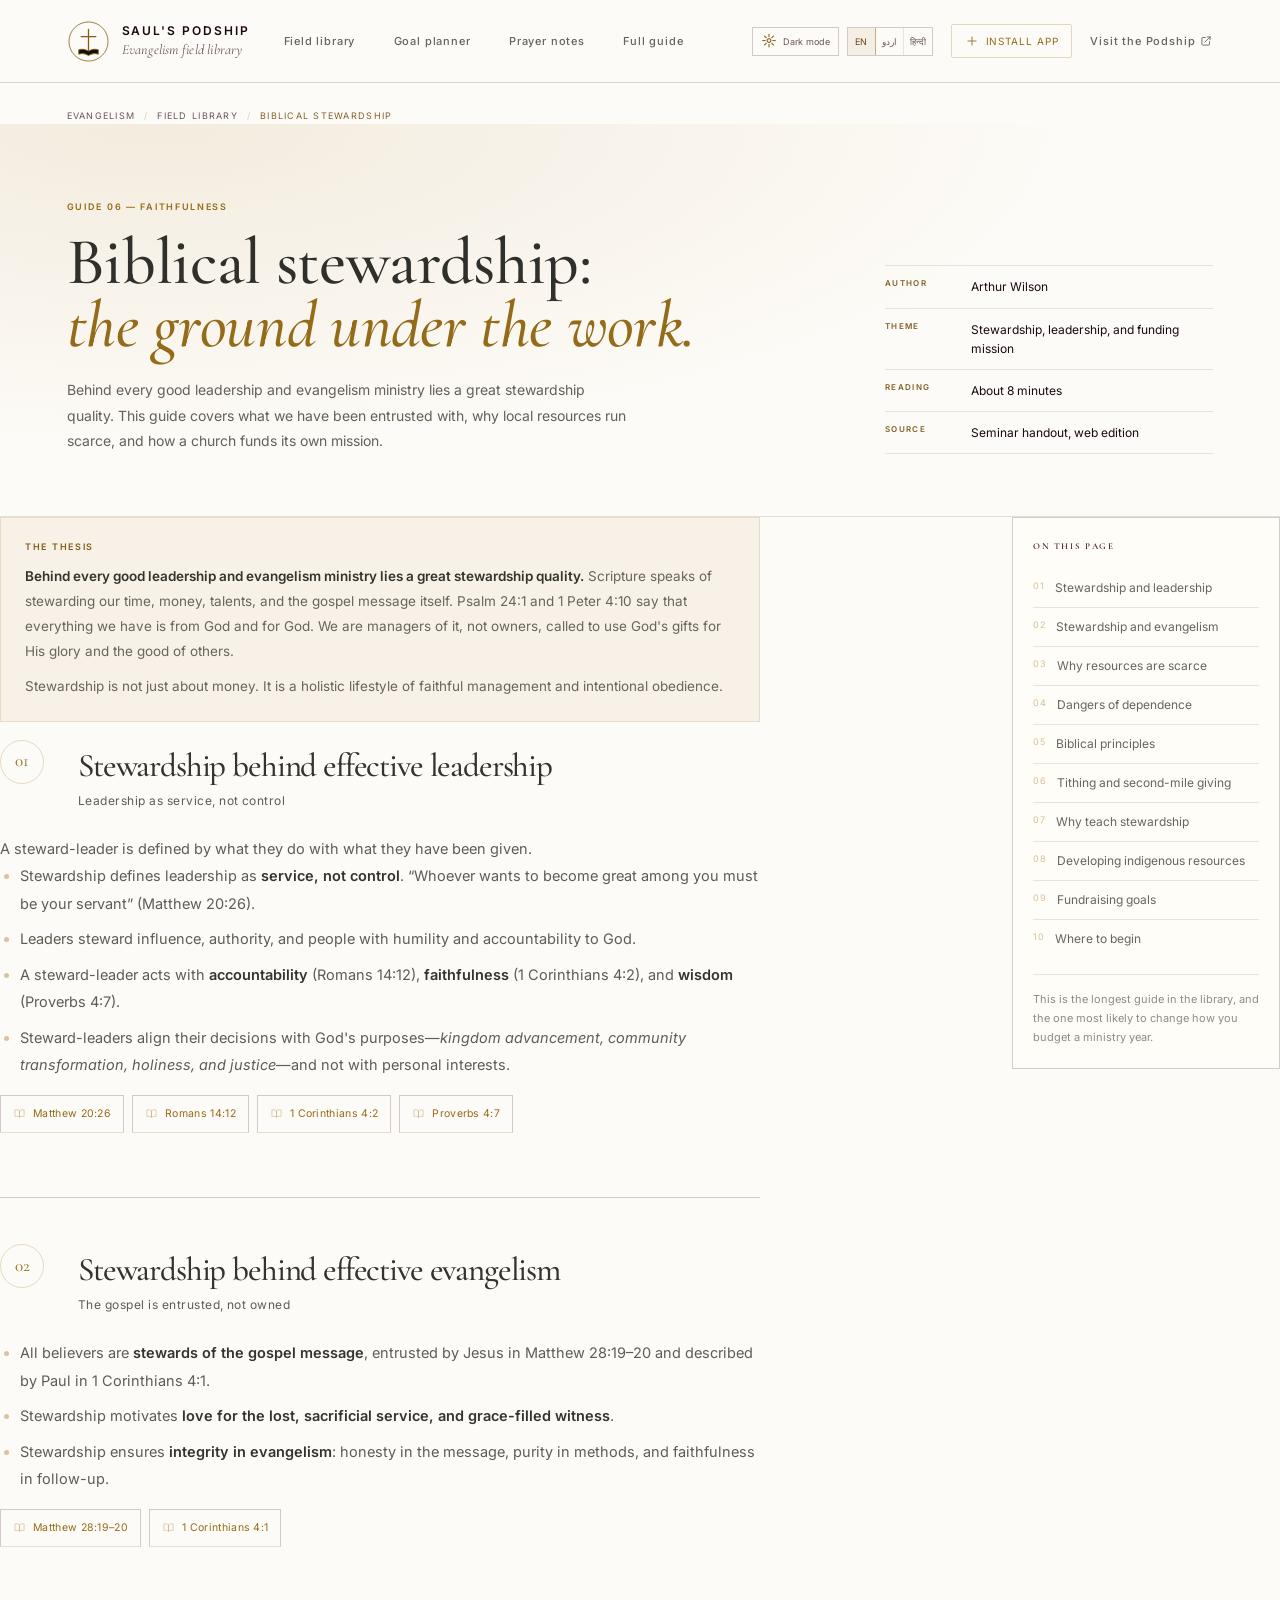
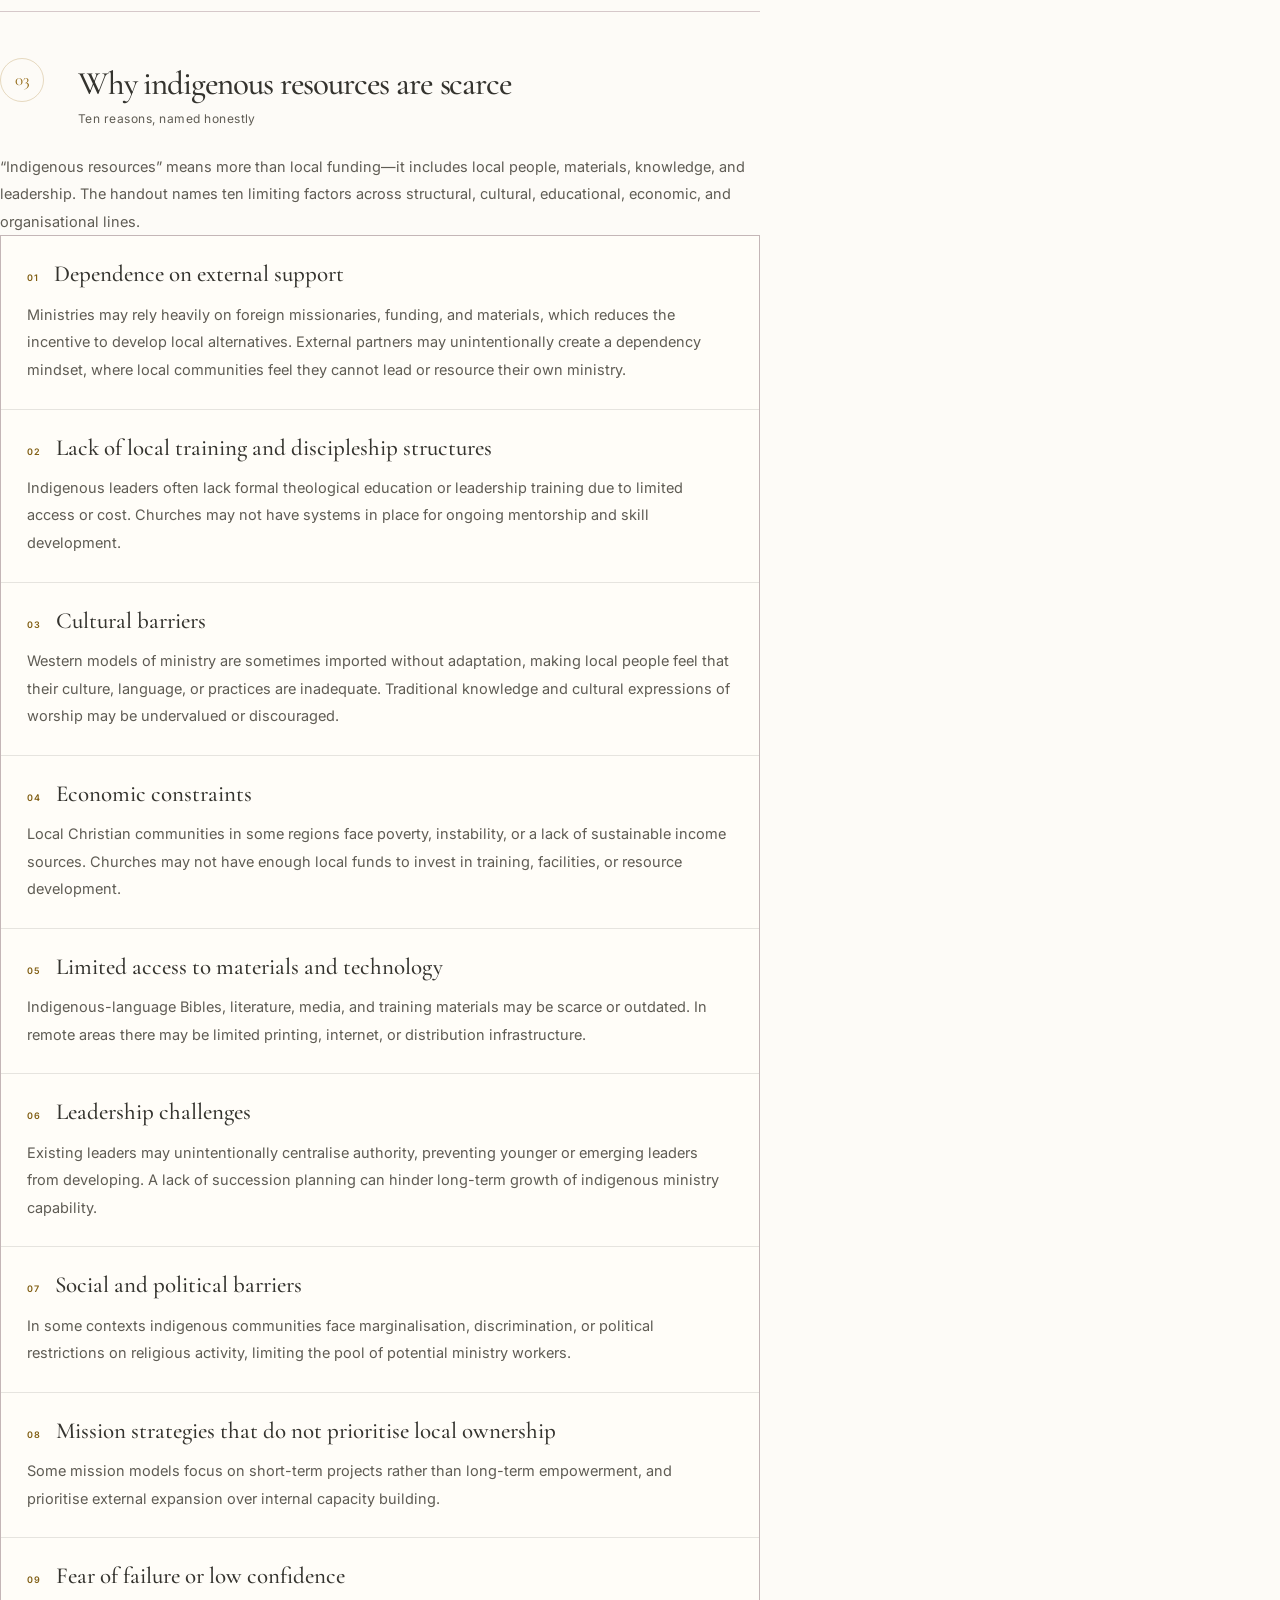
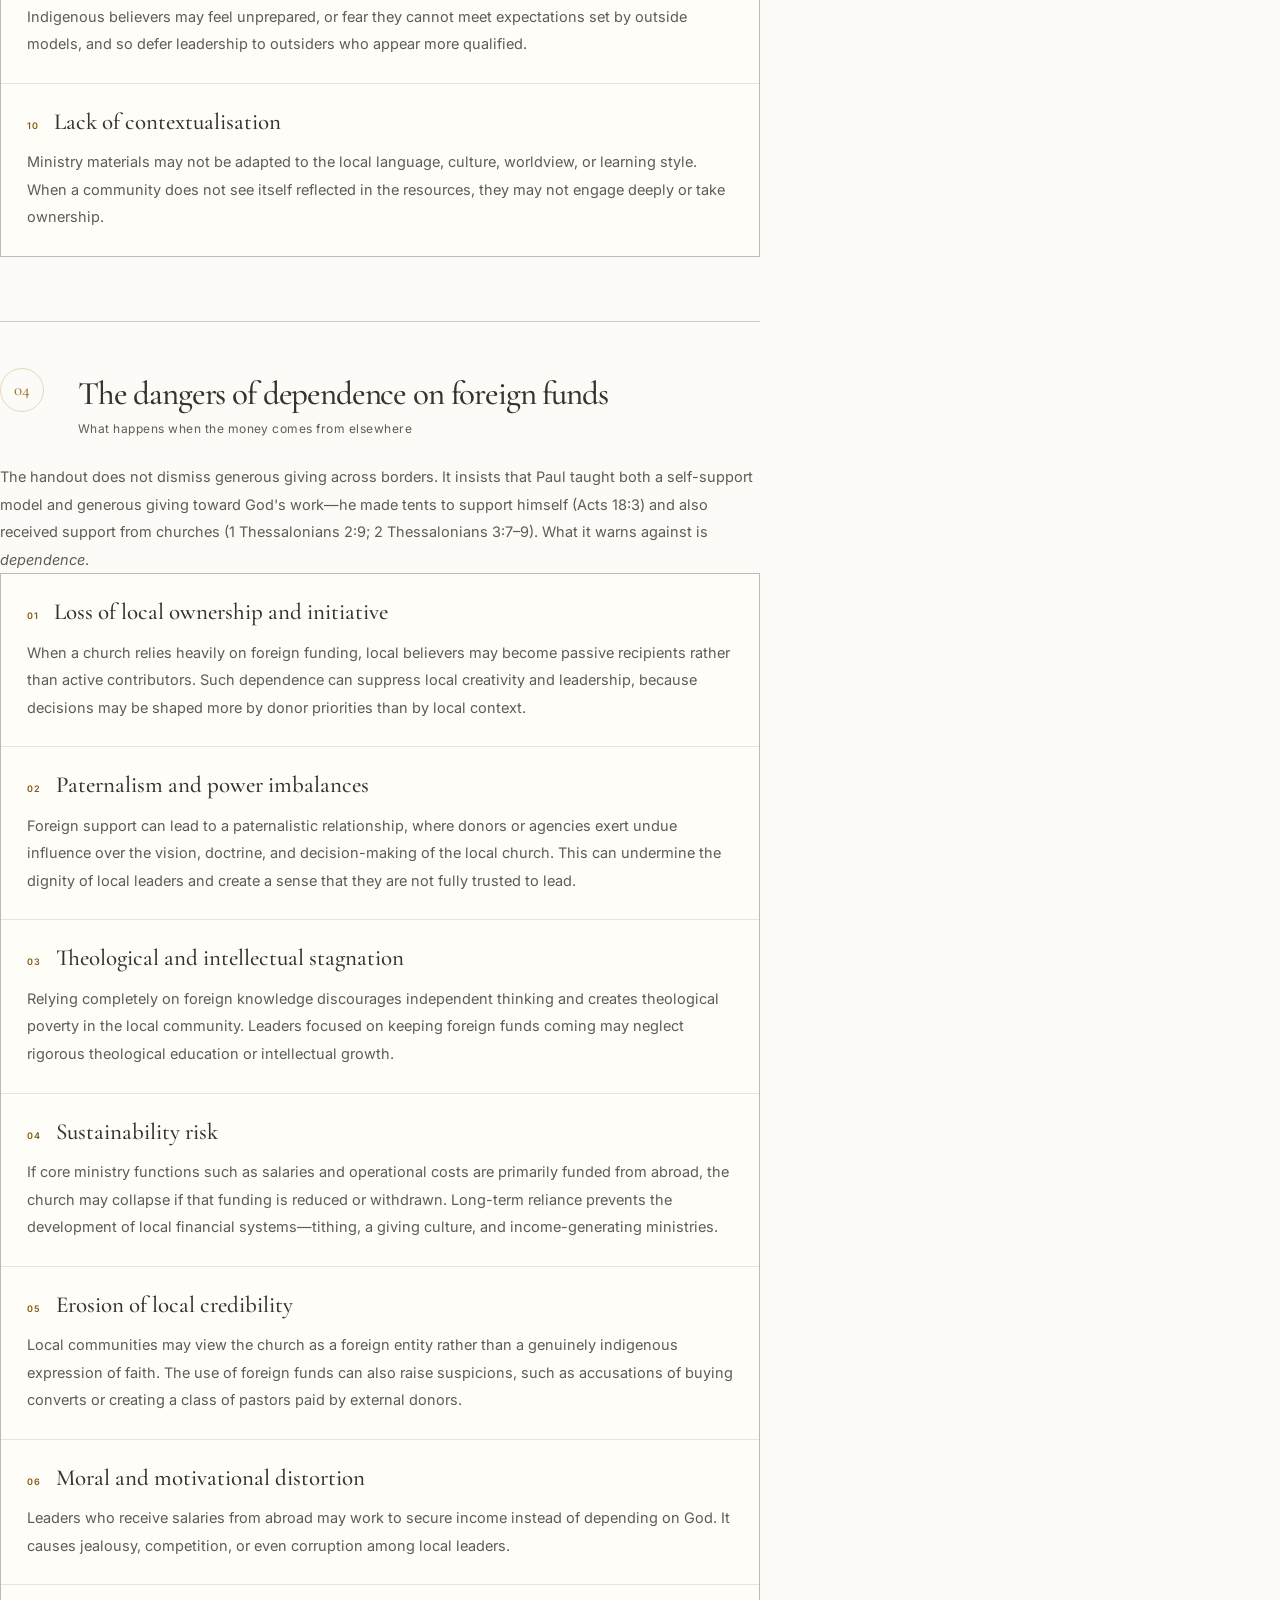
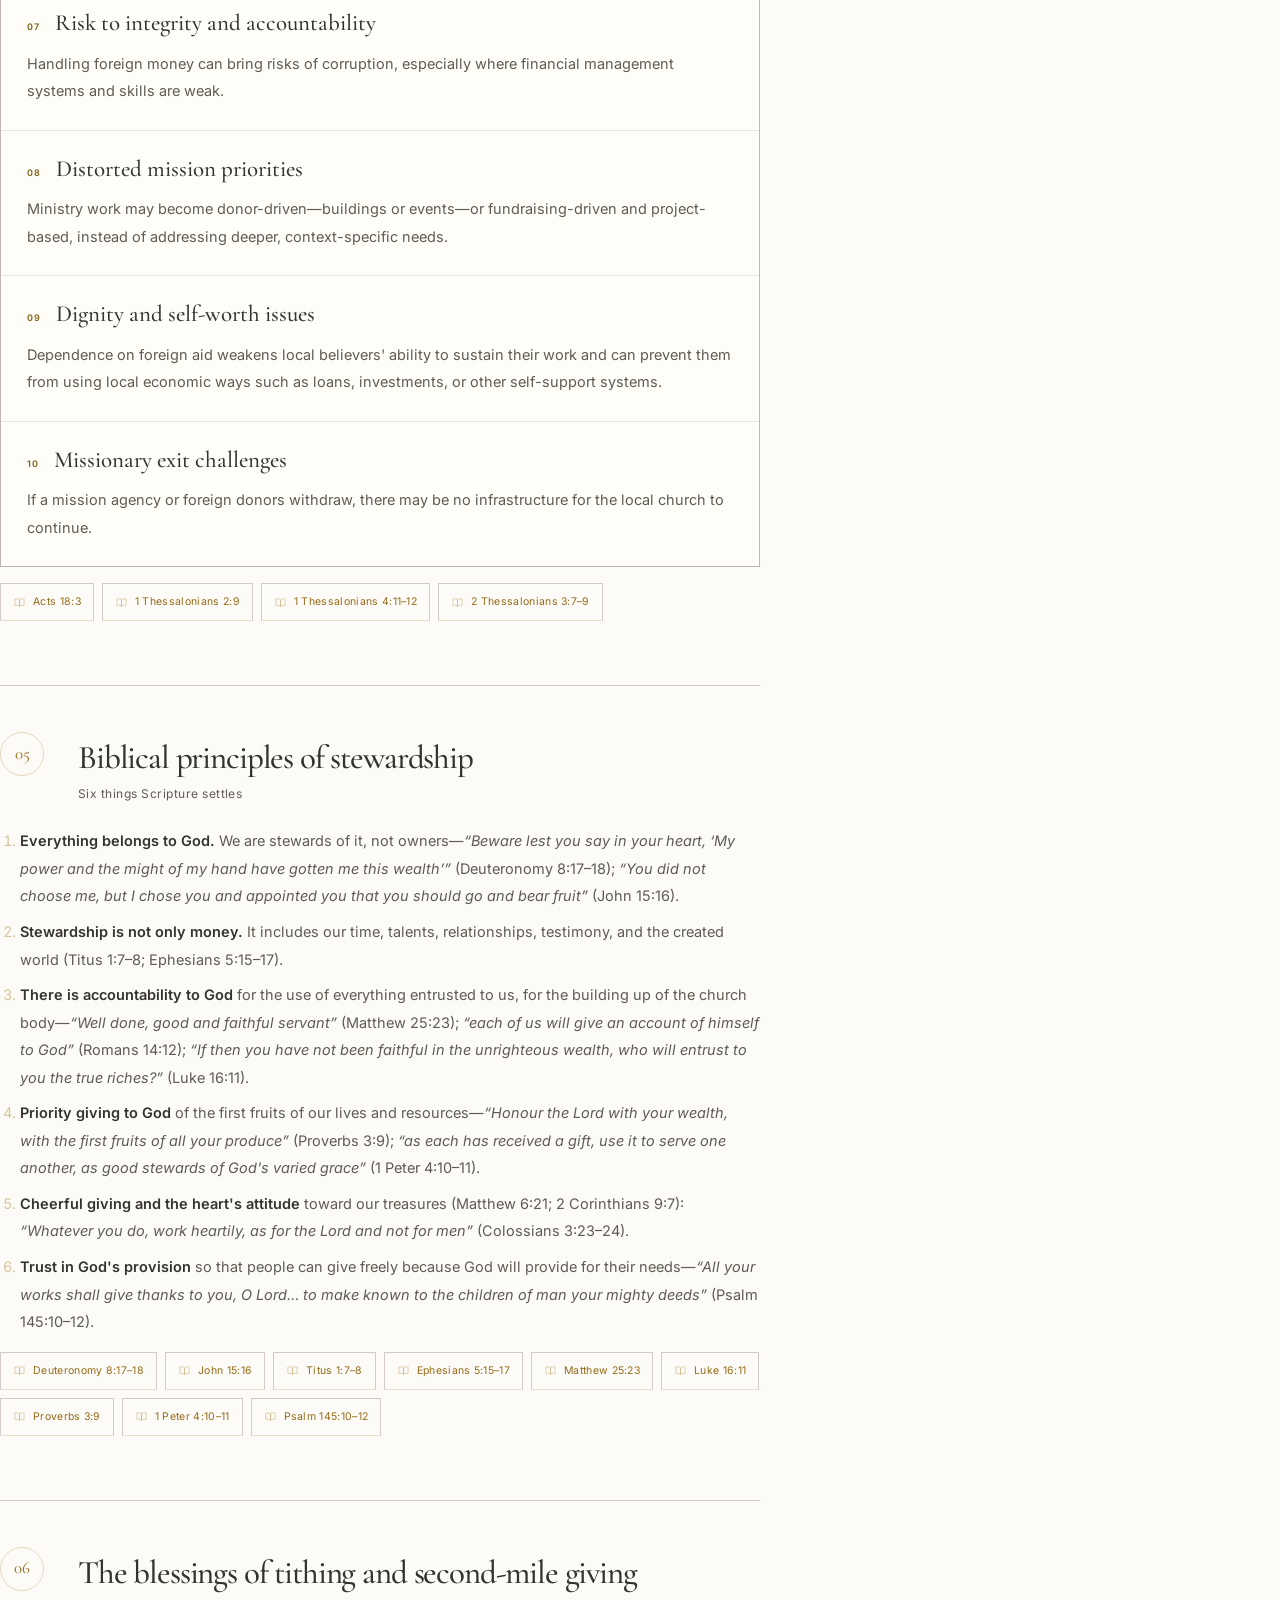
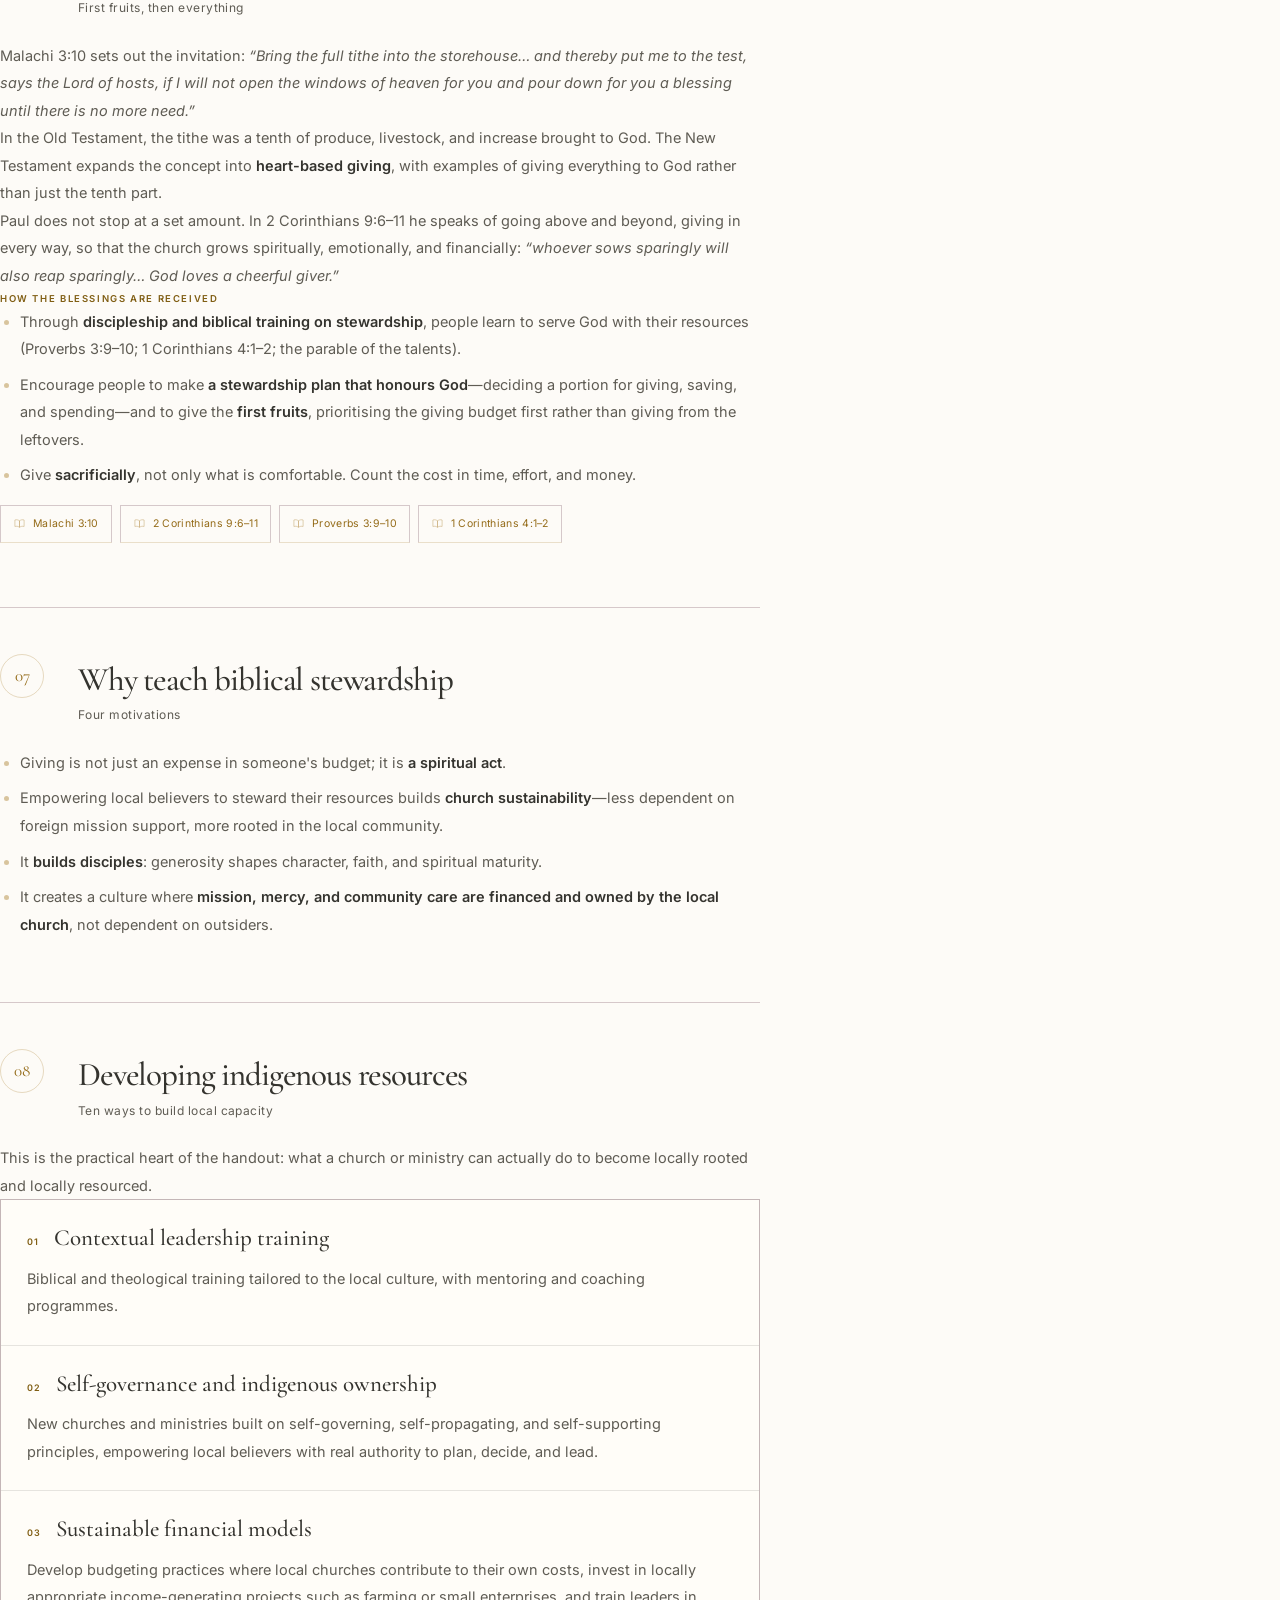
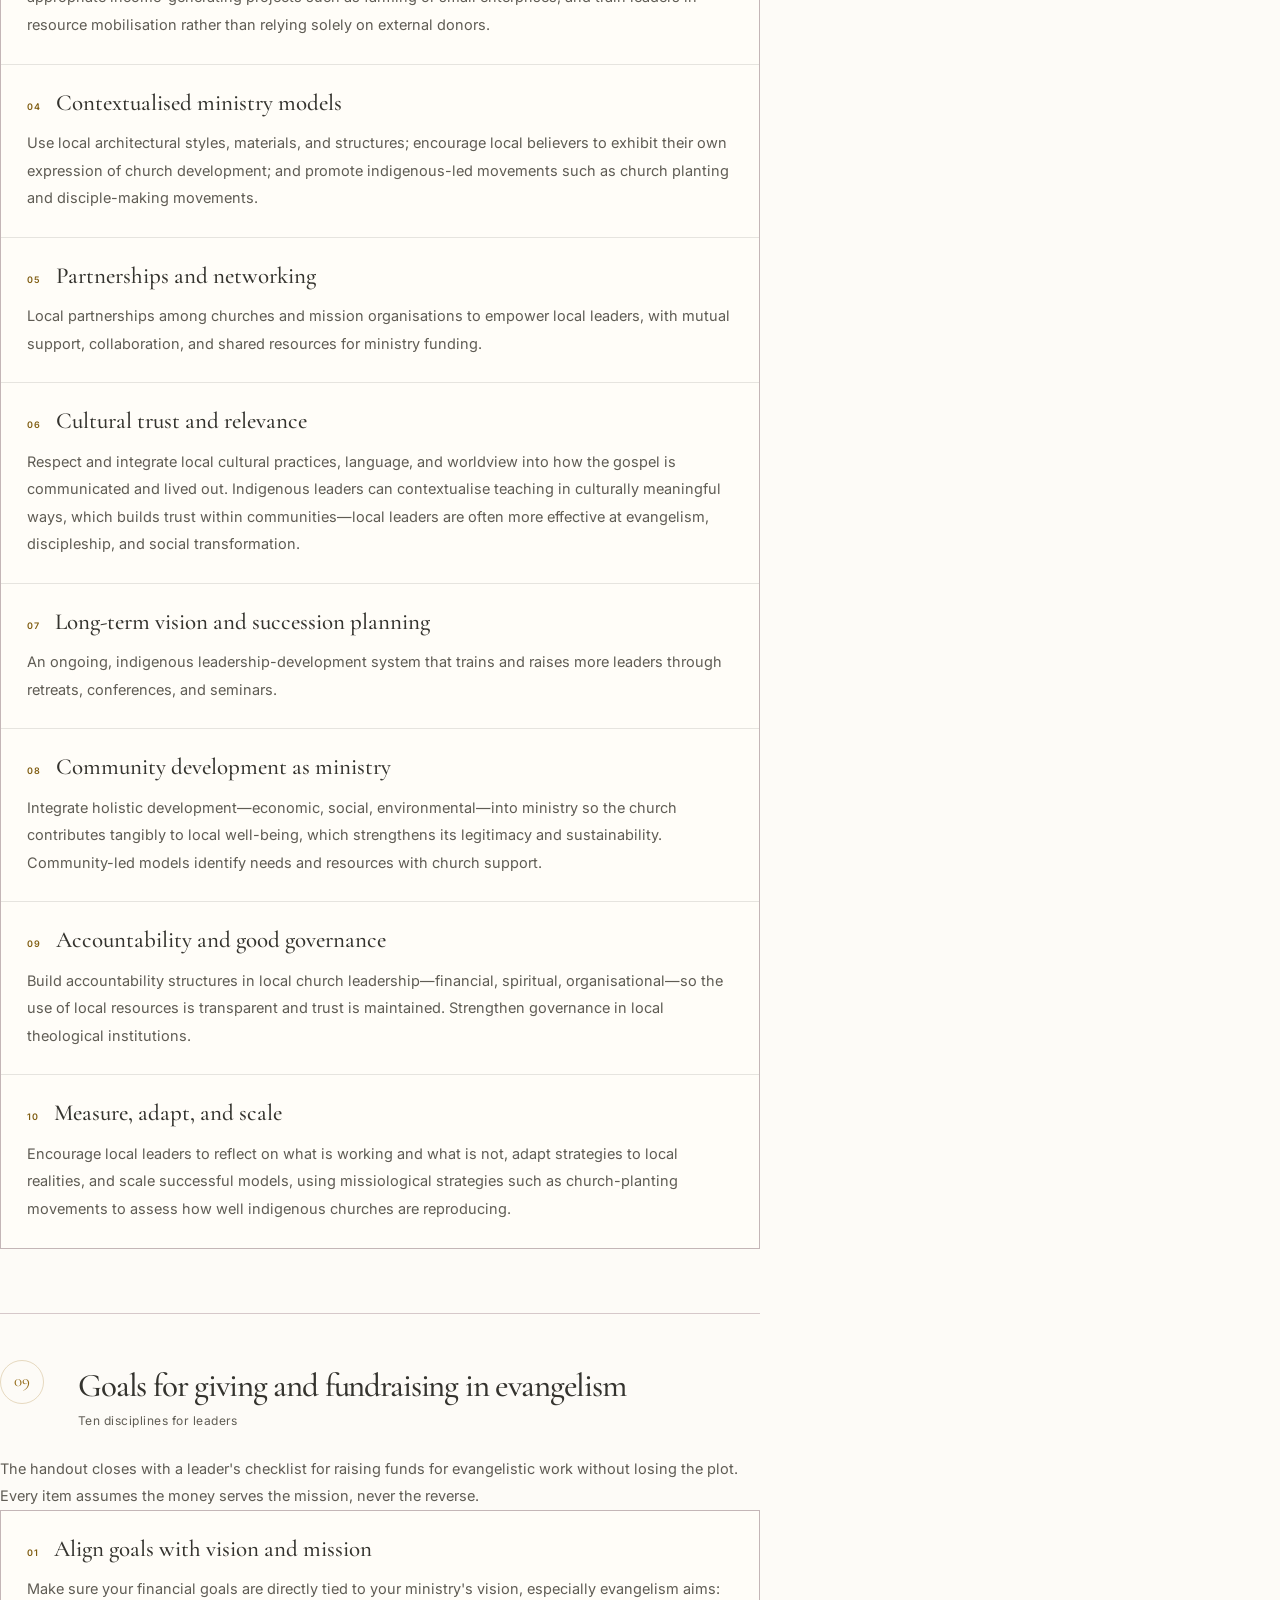
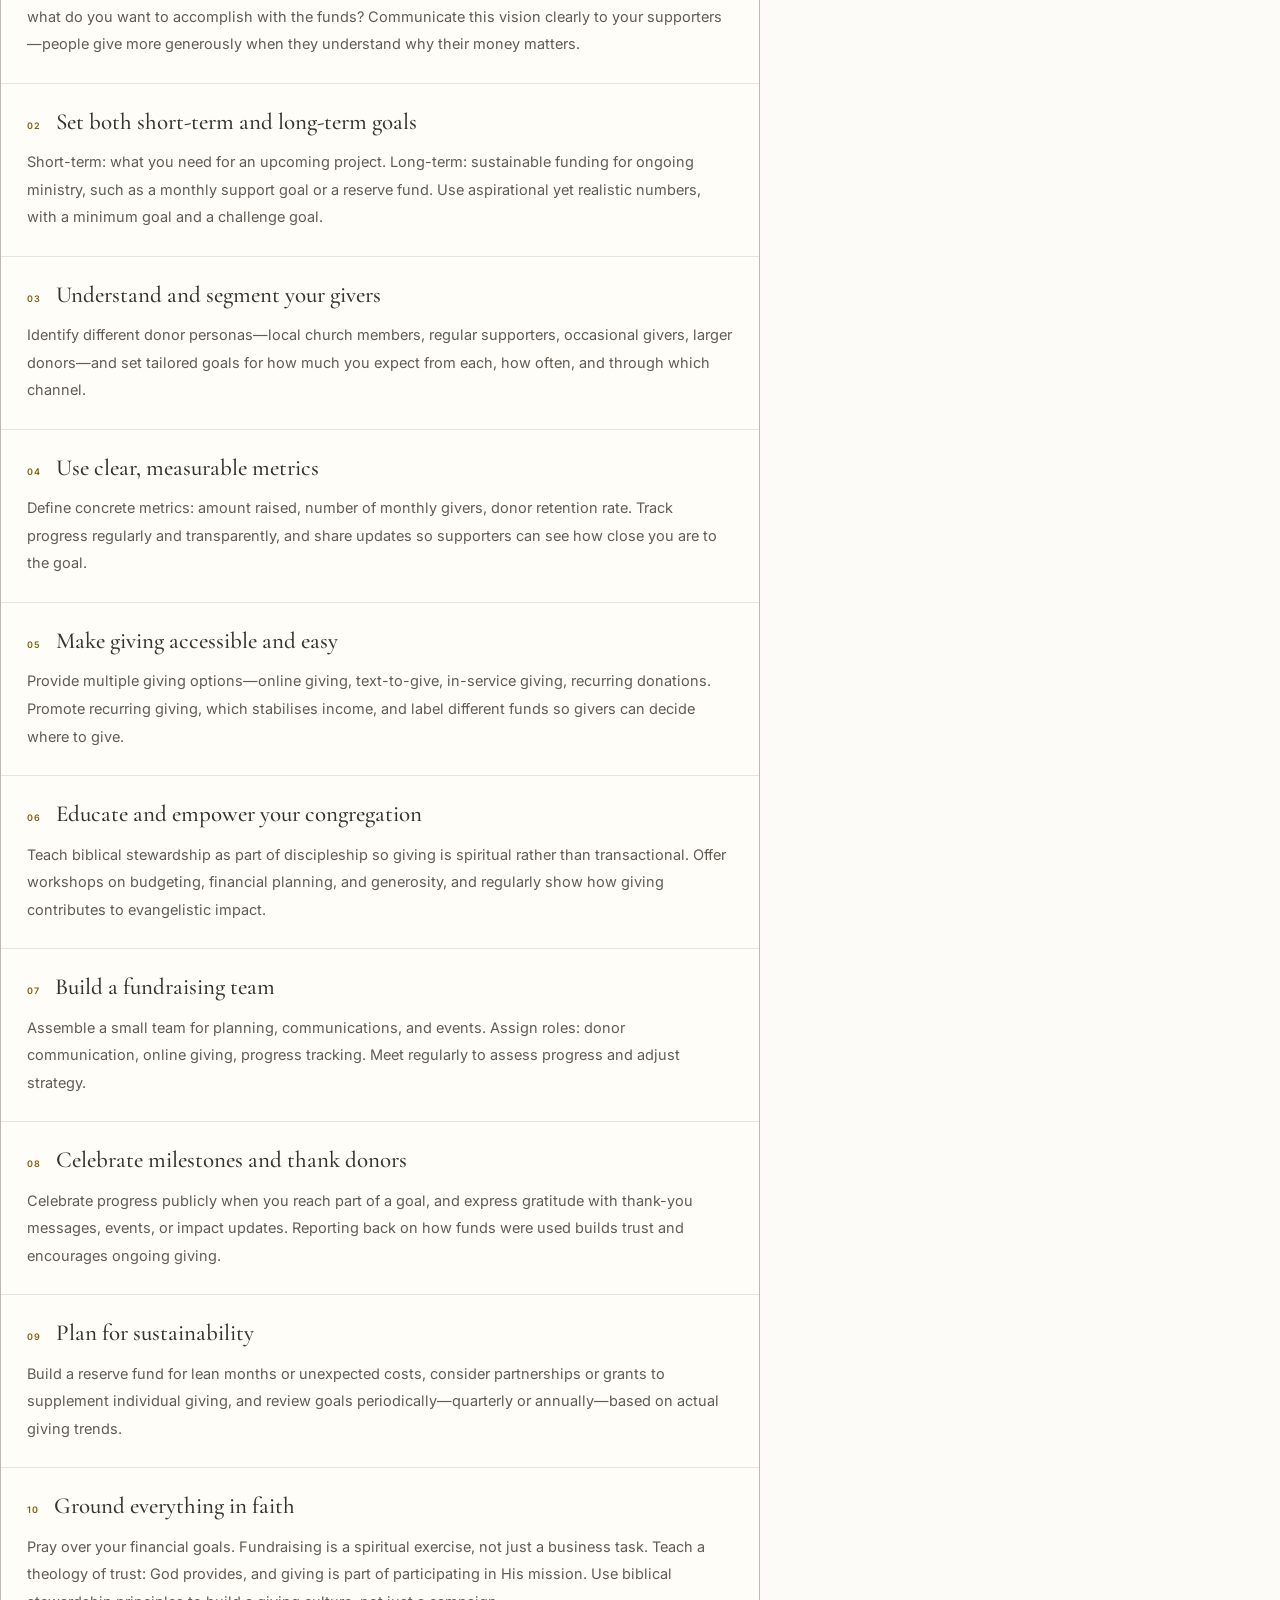
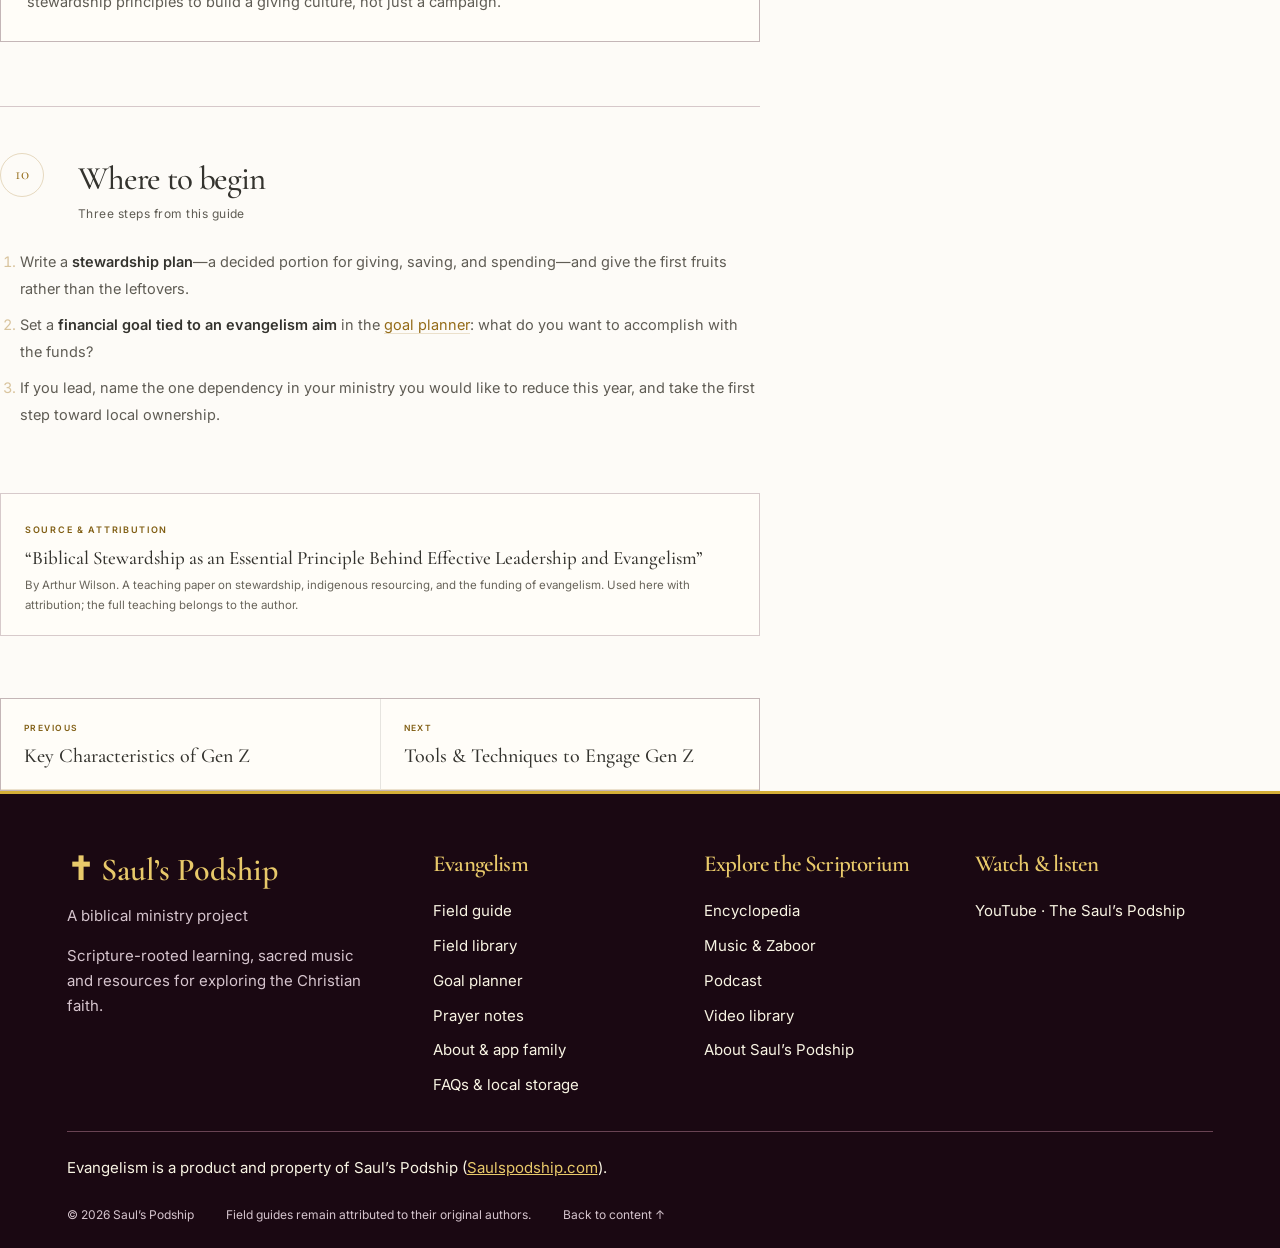
<file: library/biblical-stewardship.html>
<!doctype html>
<html lang="en">
<head>
  <meta charset="utf-8">
  <meta name="viewport" content="width=device-width, initial-scale=1">
  <meta name="theme-color" content="#4A152C">
  <meta name="color-scheme" content="light">
  <meta name="mobile-web-app-capable" content="yes">
  <meta name="apple-mobile-web-app-capable" content="yes">
  <meta name="apple-mobile-web-app-title" content="Biblical Stewardship">
  <meta name="apple-mobile-web-app-status-bar-style" content="black-translucent">
  <meta name="description" content="Why leadership and evangelism rest on stewardship, why indigenous resources run scarce, the danger of foreign funds, and how a local church funds mission.">
  <meta property="og:type" content="website">
  <meta property="og:title" content="Biblical Stewardship — Evangelism Field Library">
  <meta property="og:description" content="Everything we have is from God and for God. Stewardship, indigenous resourcing, and the funding of evangelism.">
  <meta property="og:url" content="https://evangelism.saulspodship.com/library/biblical-stewardship.html">
  <meta property="og:image" content="https://evangelism.saulspodship.com/images/og-evangelism.jpg">
  <meta name="twitter:card" content="summary_large_image">
  <link rel="canonical" href="https://evangelism.saulspodship.com/library/biblical-stewardship.html">
  <link rel="icon" href="../icon.svg" type="image/svg+xml">
  <link rel="apple-touch-icon" href="../icons/icon-192.png">
  <link rel="manifest" href="../manifest.webmanifest">
  <link rel="preconnect" href="https://fonts.googleapis.com">
  <link rel="preconnect" href="https://fonts.gstatic.com" crossorigin>
  <link href="https://fonts.googleapis.com/css2?family=Cormorant+Garamond:ital,wght@0,400;0,500;0,600;1,400;1,500;1,600&family=Inter:wght@400;500;600;700&family=Noto+Sans+Arabic:wght@400;500;600;700&family=Noto+Sans+Devanagari:wght@400;500;600;700&display=swap" rel="stylesheet">
  <link rel="stylesheet" href="../styles.css">
  <link rel="stylesheet" href="./library.css">
  <title>Biblical Stewardship — Evangelism Field Library</title>
  <script type="application/ld+json">
    {
          "@context": "https://schema.org",
          "@type": "Article",
          "headline": "Biblical Stewardship as an Essential Principle Behind Effective Leadership and Evangelism",
          "author": {
                "@type": "Person",
                "name": "Arthur Wilson"
          },
          "url": "https://evangelism.saulspodship.com/library/biblical-stewardship.html",
          "isPartOf": {
                "@type": "CollectionPage",
                "name": "The Field Library",
                "url": "https://evangelism.saulspodship.com/library/"
          },
          "publisher": {
                "@type": "Organization",
                "name": "Saul's Podship",
                "url": "https://www.saulspodship.com/"
          }
    }
  </script>
<meta property="og:site_name" content="Evangelism · Saul’s Podship">
<meta property="og:image:alt" content="Evangelism field guide share card: an open Bible, a brass cross and stained-glass light">
<meta property="og:image:width" content="1200">
<meta property="og:image:height" content="630">
<meta name="twitter:image:alt" content="Evangelism field guide share card: an open Bible, a brass cross and stained-glass light">
<meta name="twitter:title" content="Biblical Stewardship — Evangelism Field Library">
<meta name="twitter:description" content="Why leadership and evangelism rest on stewardship, why indigenous resources run scarce, the danger of foreign funds, and how a local church funds mission.">
<meta name="twitter:image" content="https://evangelism.saulspodship.com/images/og-evangelism.jpg">
<script type="application/ld+json">{
  "@context": "https://schema.org",
  "@graph": [
    {
      "@type": "Organization",
      "@id": "https://www.saulspodship.com/#organization",
      "name": "Saul’s Podship",
      "url": "https://www.saulspodship.com/"
    },
    {
      "@type": "WebSite",
      "@id": "https://evangelism.saulspodship.com/#website",
      "name": "Evangelism",
      "url": "https://evangelism.saulspodship.com/",
      "publisher": {
        "@id": "https://www.saulspodship.com/#organization"
      }
    },
    {
      "@type": "WebPage",
      "@id": "https://evangelism.saulspodship.com/library/biblical-stewardship.html#webpage",
      "url": "https://evangelism.saulspodship.com/library/biblical-stewardship.html",
      "name": "Biblical Stewardship — Evangelism Field Library",
      "description": "Why leadership and evangelism rest on stewardship, why indigenous resources run scarce, the danger of foreign funds, and how a local church funds mission.",
      "isPartOf": {
        "@id": "https://evangelism.saulspodship.com/#website"
      },
      "publisher": {
        "@id": "https://www.saulspodship.com/#organization"
      }
    }
  ]
}</script>
</head>
<body>
  <a class="skip-link" href="#main">Skip to content</a>
  <svg class="icon-definitions" xmlns="http://www.w3.org/2000/svg" aria-hidden="true" focusable="false">
    <symbol id="icon-arrow" viewBox="0 0 24 24"><path d="M4.5 12h14M12.5 5.5 19 12l-6.5 6.5" fill="none" stroke="currentColor" stroke-linecap="round" stroke-linejoin="round" stroke-width="1.5"/></symbol>
    <symbol id="icon-external" viewBox="0 0 24 24"><path d="M14 5h5v5M19 5l-9 9M18 13v5a1 1 0 0 1-1 1H6a1 1 0 0 1-1-1V7a1 1 0 0 1 1-1h5" fill="none" stroke="currentColor" stroke-linecap="round" stroke-linejoin="round" stroke-width="1.5"/></symbol>
    <symbol id="icon-plus" viewBox="0 0 24 24"><path d="M12 5v14M5 12h14" fill="none" stroke="currentColor" stroke-linecap="round" stroke-width="1.5"/></symbol>
    <symbol id="icon-spark" viewBox="0 0 24 24"><path d="M12 2.8 14.2 9.8 21.2 12l-7 2.2-2.2 7-2.2-7L2.8 12l7-2.2L12 2.8Z" fill="none" stroke="currentColor" stroke-linejoin="round" stroke-width="1.35"/></symbol>
    <symbol id="icon-book" viewBox="0 0 24 24"><path d="M3.5 5.5c3.1-.9 5.8-.4 8.5 1.5v12c-2.7-1.9-5.4-2.4-8.5-1.5v-12ZM20.5 5.5c-3.1-.9-5.8-.4-8.5 1.5v12c2.7-1.9 5.4-2.4 8.5-1.5v-12Z" fill="none" stroke="currentColor" stroke-linejoin="round" stroke-width="1.35"/></symbol>
    <symbol id="icon-cross" viewBox="0 0 24 24"><path d="M12 3v18M5 9h14" fill="none" stroke="currentColor" stroke-linecap="round" stroke-width="1.5"/></symbol>
    <symbol id="icon-people" viewBox="0 0 24 24"><path d="M15.5 20v-1.6a3.6 3.6 0 0 0-3.6-3.6H6.6A3.6 3.6 0 0 0 3 18.4V20M9.25 11.4a3.5 3.5 0 1 0 0-7 3.5 3.5 0 0 0 0 7ZM21 20v-1.6a3.6 3.6 0 0 0-2.7-3.48M15.6 4.62a3.6 3.6 0 0 1 0 6.76" fill="none" stroke="currentColor" stroke-linecap="round" stroke-linejoin="round" stroke-width="1.4"/></symbol>
    <symbol id="icon-compass" viewBox="0 0 24 24"><circle cx="12" cy="12" r="9" fill="none" stroke="currentColor" stroke-width="1.4"/><path d="m15.6 8.4-2.1 5.1-5.1 2.1 2.1-5.1 5.1-2.1Z" fill="none" stroke="currentColor" stroke-linejoin="round" stroke-width="1.4"/></symbol>
    <symbol id="icon-megaphone" viewBox="0 0 24 24"><path d="M4 10v4a1 1 0 0 0 1 1h2l7 4V5L7 9H5a1 1 0 0 0-1 1ZM17 9.5a3.5 3.5 0 0 1 0 5M7 15v5" fill="none" stroke="currentColor" stroke-linecap="round" stroke-linejoin="round" stroke-width="1.4"/></symbol>
    <symbol id="icon-target" viewBox="0 0 24 24"><circle cx="12" cy="12" r="8.5" fill="none" stroke="currentColor" stroke-width="1.4"/><circle cx="12" cy="12" r="4.5" fill="none" stroke="currentColor" stroke-width="1.4"/><circle cx="12" cy="12" r="1.1" fill="currentColor"/></symbol>
    <symbol id="icon-shield" viewBox="0 0 24 24"><path d="M12 3.2 19 6v6c0 4.2-2.9 7.2-7 8.8-4.1-1.6-7-4.6-7-8.8V6l7-2.8Z" fill="none" stroke="currentColor" stroke-linejoin="round" stroke-width="1.4"/><path d="m9 12 2.2 2.2L15.4 10" fill="none" stroke="currentColor" stroke-linecap="round" stroke-linejoin="round" stroke-width="1.4"/></symbol>
    <symbol id="icon-chart" viewBox="0 0 24 24"><path d="M4 20h16M7.5 20v-6.5M12 20V7M16.5 20v-9.5" fill="none" stroke="currentColor" stroke-linecap="round" stroke-width="1.5"/></symbol>
    <symbol id="icon-tool" viewBox="0 0 24 24"><path d="M14.6 6.2a3.9 3.9 0 0 0 5.2 5.2l-8.3 8.3a2 2 0 0 1-2.8 0l-2-2a2 2 0 0 1 0-2.8l7.9-8.7Z" fill="none" stroke="currentColor" stroke-linecap="round" stroke-linejoin="round" stroke-width="1.4"/></symbol>
    <symbol id="icon-note" viewBox="0 0 24 24"><path d="M6 3.5h8.5L19 8v12.5H6V3.5Z" fill="none" stroke="currentColor" stroke-linejoin="round" stroke-width="1.4"/><path d="M14 3.7V8h4.3M9 12.5h6M9 16h4" fill="none" stroke="currentColor" stroke-linecap="round" stroke-width="1.4"/></symbol>
    <symbol id="icon-lock" viewBox="0 0 24 24"><rect x="5" y="10.5" width="14" height="9.5" rx="1.6" fill="none" stroke="currentColor" stroke-width="1.4"/><path d="M8.5 10.5V8a3.5 3.5 0 0 1 7 0v2.5" fill="none" stroke="currentColor" stroke-linecap="round" stroke-width="1.4"/></symbol>
    <symbol id="icon-check" viewBox="0 0 24 24"><path d="m5 12.5 4.5 4.5L19 7" fill="none" stroke="currentColor" stroke-linecap="round" stroke-linejoin="round" stroke-width="1.6"/></symbol>
    <symbol id="icon-hands" viewBox="0 0 24 24"><path d="M12 8.4S10.8 6 8.9 6a2.6 2.6 0 0 0-2.6 2.6c0 3.2 5.7 7 5.7 7s5.7-3.8 5.7-7A2.6 2.6 0 0 0 15.1 6C13.2 6 12 8.4 12 8.4Z" fill="none" stroke="currentColor" stroke-linejoin="round" stroke-width="1.4"/><path d="M4 19.2c2.6-1 5.3-1 8 0 2.7-1 5.4-1 8 0" fill="none" stroke="currentColor" stroke-linecap="round" stroke-width="1.4"/></symbol>
    <symbol id="icon-search" viewBox="0 0 24 24"><circle cx="10.8" cy="10.8" r="6.3" fill="none" stroke="currentColor" stroke-width="1.4"/><path d="m15.4 15.4 4 4" fill="none" stroke="currentColor" stroke-linecap="round" stroke-width="1.4"/></symbol>
    <symbol id="icon-copy" viewBox="0 0 24 24"><rect x="8.5" y="8.5" width="11" height="11" rx="1.4" fill="none" stroke="currentColor" stroke-width="1.4"/><path d="M15.5 5.5H6a1.5 1.5 0 0 0-1.5 1.5v9.5" fill="none" stroke="currentColor" stroke-linecap="round" stroke-width="1.4"/></symbol>
    <symbol id="icon-download" viewBox="0 0 24 24"><path d="M12 4v10.5M7.5 10.5 12 15l4.5-4.5M4.5 19.5h15" fill="none" stroke="currentColor" stroke-linecap="round" stroke-linejoin="round" stroke-width="1.5"/></symbol>
    <symbol id="icon-print" viewBox="0 0 24 24"><path d="M7 8.5V4.5h10v4M7 17.5H5a1 1 0 0 1-1-1v-6a1 1 0 0 1 1-1h14a1 1 0 0 1 1 1v6a1 1 0 0 1-1 1h-2M7 14h10v5.5H7V14Z" fill="none" stroke="currentColor" stroke-linecap="round" stroke-linejoin="round" stroke-width="1.4"/></symbol>
  </svg>

  <header class="site-header">
    <div class="container header-inner">
      <a class="brand" href="/#top" aria-label="Saul's Podship Evangelism, back to the main guide">
        <span class="brand-mark" aria-hidden="true">
          <svg viewBox="0 0 44 44" fill="none">
            <circle cx="22" cy="22" r="20" stroke="currentColor" stroke-width=".8"/>
            <path d="M22 9.5v25M14.5 17h15" stroke="currentColor" stroke-width="1.3" stroke-linecap="round"/>
            <path d="M12 30.5c3.2-1.1 6.4-.7 10 1.4 3.6-2.1 6.8-2.5 10-1.4V35c-3.2-1.1-6.4-.7-10 1.4-3.6-2.1-6.8-2.5-10-1.4v-4.5Z" fill="#10110f" stroke="currentColor" stroke-width=".85" stroke-linejoin="round"/>
          </svg>
        </span>
        <span class="brand-copy">
          <strong>Saul's Podship</strong>
          <span>Evangelism field library</span>
        </span>
      </a>
      <nav class="primary-nav" id="primary-navigation" aria-label="Main navigation">
        <a href="/library/">Field library</a>
        <a href="./goal-planner.html">Goal planner</a>
        <a href="./prayer-notes.html">Prayer notes</a>
        <a href="/">Full guide</a>
      </nav>
      <div class="header-actions">
        <button class="install-button" id="install-app" type="button" aria-label="Install the Evangelism field guide">
          <svg class="icon" aria-hidden="true"><use href="#icon-plus"/></svg>
          <span>Install app</span>
        </button>
        <a class="header-parent-link" href="https://www.saulspodship.com/" target="_blank" rel="noopener noreferrer">
          Visit the Podship <svg class="icon" aria-hidden="true"><use href="#icon-external"/></svg>
        </a>
      </div>
      <button class="menu-toggle" id="menu-toggle" type="button" aria-expanded="false" aria-controls="primary-navigation" aria-label="Open navigation menu">
        <span></span><span></span>
      </button>
    </div>
  </header>

  <main id="main">
    <nav class="container lib-breadcrumb" aria-label="Breadcrumb">
      <a href="/">Evangelism</a>
      <span aria-hidden="true">/</span>
      <a href="/library/">Field library</a>
      <span aria-hidden="true">/</span>
      <span>Biblical Stewardship</span>
    </nav>

    <section class="lib-hero" aria-labelledby="page-title">
      <div class="container lib-hero-inner">
        <div>
          <p class="section-kicker"><span>GUIDE 06 — FAITHFULNESS</span></p>
          <h1 id="page-title">Biblical stewardship:<br><em>the ground under the work.</em></h1>
          <p class="lib-lede">Behind every good leadership and evangelism ministry lies a great stewardship quality. This guide covers what we have been entrusted with, why local resources run scarce, and how a church funds its own mission.</p>
        </div>
        <div class="lib-hero-aside">
          <ul class="lib-meta-list">
            <li><span class="lib-meta-label">Author</span><span>Arthur Wilson</span></li>
            <li><span class="lib-meta-label">Theme</span><span>Stewardship, leadership, and funding mission</span></li>
            <li><span class="lib-meta-label">Reading</span><span>About 8 minutes</span></li>
            <li><span class="lib-meta-label">Source</span><span>Seminar handout, web edition</span></li>
          </ul>
        </div>
      </div>
    </section>


      <div class="lib-guide-layout">
        <article class="lib-prose">


          <div class="lib-callout">
            <span class="micro-label">THE THESIS</span>
            <p><strong>Behind every good leadership and evangelism ministry lies a great stewardship quality.</strong> Scripture speaks of stewarding our time, money, talents, and the gospel message itself. Psalm 24:1 and 1 Peter 4:10 say that everything we have is from God and for God. We are managers of it, not owners, called to use God's gifts for His glory and the good of others.</p><p>Stewardship is not just about money. It is a holistic lifestyle of faithful management and intentional obedience.</p>
          </div>


          <section class="lib-block" id="leadership">
            <div class="lib-block-head">
              <span class="lib-block-num">01</span>
              <div>
                <h2>Stewardship behind effective leadership</h2>
                <p>Leadership as service, not control</p>
              </div>
            </div>

            <p>A steward-leader is defined by what they do with what they have been given.</p>
<ul>
              <li>Stewardship defines leadership as <strong>service, not control</strong>. “Whoever wants to become great among you must be your servant” (Matthew 20:26).</li>
              <li>Leaders steward influence, authority, and people with humility and accountability to God.</li>
              <li>A steward-leader acts with <strong>accountability</strong> (Romans 14:12), <strong>faithfulness</strong> (1 Corinthians 4:2), and <strong>wisdom</strong> (Proverbs 4:7).</li>
              <li>Steward-leaders align their decisions with God's purposes—<em>kingdom advancement, community transformation, holiness, and justice</em>—and not with personal interests.</li>
            </ul>

            <div class="lib-verses">
              <a class="lib-verse" href="https://www.bible.com/bible/111/MAT.20.26.NIV" target="_blank" rel="noopener noreferrer"><svg class="icon" aria-hidden="true"><use href="#icon-book"/></svg> Matthew 20:26</a>
              <a class="lib-verse" href="https://www.bible.com/bible/111/ROM.14.12.NIV" target="_blank" rel="noopener noreferrer"><svg class="icon" aria-hidden="true"><use href="#icon-book"/></svg> Romans 14:12</a>
              <a class="lib-verse" href="https://www.bible.com/bible/111/1CO.4.2.NIV" target="_blank" rel="noopener noreferrer"><svg class="icon" aria-hidden="true"><use href="#icon-book"/></svg> 1 Corinthians 4:2</a>
              <a class="lib-verse" href="https://www.bible.com/bible/111/PRO.4.7.NIV" target="_blank" rel="noopener noreferrer"><svg class="icon" aria-hidden="true"><use href="#icon-book"/></svg> Proverbs 4:7</a>
            </div>
          </section>


          <section class="lib-block" id="evangelism">
            <div class="lib-block-head">
              <span class="lib-block-num">02</span>
              <div>
                <h2>Stewardship behind effective evangelism</h2>
                <p>The gospel is entrusted, not owned</p>
              </div>
            </div>

<ul>
              <li>All believers are <strong>stewards of the gospel message</strong>, entrusted by Jesus in Matthew 28:19–20 and described by Paul in 1 Corinthians 4:1.</li>
              <li>Stewardship motivates <strong>love for the lost, sacrificial service, and grace-filled witness</strong>.</li>
              <li>Stewardship ensures <strong>integrity in evangelism</strong>: honesty in the message, purity in methods, and faithfulness in follow-up.</li>
            </ul>

            <div class="lib-verses">
              <a class="lib-verse" href="https://www.bible.com/bible/111/MAT.28.19-20.NIV" target="_blank" rel="noopener noreferrer"><svg class="icon" aria-hidden="true"><use href="#icon-book"/></svg> Matthew 28:19–20</a>
              <a class="lib-verse" href="https://www.bible.com/bible/111/1CO.4.1.NIV" target="_blank" rel="noopener noreferrer"><svg class="icon" aria-hidden="true"><use href="#icon-book"/></svg> 1 Corinthians 4:1</a>
            </div>
          </section>


          <section class="lib-block" id="scarce">
            <div class="lib-block-head">
              <span class="lib-block-num">03</span>
              <div>
                <h2>Why indigenous resources are scarce</h2>
                <p>Ten reasons, named honestly</p>
              </div>
            </div>

            <p>“Indigenous resources” means more than local funding—it includes local people, materials, knowledge, and leadership. The handout names ten limiting factors across structural, cultural, educational, economic, and organisational lines.</p>

            <div class="lib-stack">
              <section class="lib-stack-item">
                <header><span>01</span><h3>Dependence on external support</h3></header>
                <p>Ministries may rely heavily on foreign missionaries, funding, and materials, which reduces the incentive to develop local alternatives. External partners may unintentionally create a dependency mindset, where local communities feel they cannot lead or resource their own ministry.</p>
              </section>
              <section class="lib-stack-item">
                <header><span>02</span><h3>Lack of local training and discipleship structures</h3></header>
                <p>Indigenous leaders often lack formal theological education or leadership training due to limited access or cost. Churches may not have systems in place for ongoing mentorship and skill development.</p>
              </section>
              <section class="lib-stack-item">
                <header><span>03</span><h3>Cultural barriers</h3></header>
                <p>Western models of ministry are sometimes imported without adaptation, making local people feel that their culture, language, or practices are inadequate. Traditional knowledge and cultural expressions of worship may be undervalued or discouraged.</p>
              </section>
              <section class="lib-stack-item">
                <header><span>04</span><h3>Economic constraints</h3></header>
                <p>Local Christian communities in some regions face poverty, instability, or a lack of sustainable income sources. Churches may not have enough local funds to invest in training, facilities, or resource development.</p>
              </section>
              <section class="lib-stack-item">
                <header><span>05</span><h3>Limited access to materials and technology</h3></header>
                <p>Indigenous-language Bibles, literature, media, and training materials may be scarce or outdated. In remote areas there may be limited printing, internet, or distribution infrastructure.</p>
              </section>
              <section class="lib-stack-item">
                <header><span>06</span><h3>Leadership challenges</h3></header>
                <p>Existing leaders may unintentionally centralise authority, preventing younger or emerging leaders from developing. A lack of succession planning can hinder long-term growth of indigenous ministry capability.</p>
              </section>
              <section class="lib-stack-item">
                <header><span>07</span><h3>Social and political barriers</h3></header>
                <p>In some contexts indigenous communities face marginalisation, discrimination, or political restrictions on religious activity, limiting the pool of potential ministry workers.</p>
              </section>
              <section class="lib-stack-item">
                <header><span>08</span><h3>Mission strategies that do not prioritise local ownership</h3></header>
                <p>Some mission models focus on short-term projects rather than long-term empowerment, and prioritise external expansion over internal capacity building.</p>
              </section>
              <section class="lib-stack-item">
                <header><span>09</span><h3>Fear of failure or low confidence</h3></header>
                <p>Indigenous believers may feel unprepared, or fear they cannot meet expectations set by outside models, and so defer leadership to outsiders who appear more qualified.</p>
              </section>
              <section class="lib-stack-item">
                <header><span>10</span><h3>Lack of contextualisation</h3></header>
                <p>Ministry materials may not be adapted to the local language, culture, worldview, or learning style. When a community does not see itself reflected in the resources, they may not engage deeply or take ownership.</p>
              </section>
            </div>
          </section>


          <section class="lib-block" id="dangers">
            <div class="lib-block-head">
              <span class="lib-block-num">04</span>
              <div>
                <h2>The dangers of dependence on foreign funds</h2>
                <p>What happens when the money comes from elsewhere</p>
              </div>
            </div>

            <p>The handout does not dismiss generous giving across borders. It insists that Paul taught both a self-support model and generous giving toward God's work—he made tents to support himself (Acts 18:3) and also received support from churches (1 Thessalonians 2:9; 2 Thessalonians 3:7–9). What it warns against is <em>dependence</em>.</p>

            <div class="lib-stack">
              <section class="lib-stack-item">
                <header><span>01</span><h3>Loss of local ownership and initiative</h3></header>
                <p>When a church relies heavily on foreign funding, local believers may become passive recipients rather than active contributors. Such dependence can suppress local creativity and leadership, because decisions may be shaped more by donor priorities than by local context.</p>
              </section>
              <section class="lib-stack-item">
                <header><span>02</span><h3>Paternalism and power imbalances</h3></header>
                <p>Foreign support can lead to a paternalistic relationship, where donors or agencies exert undue influence over the vision, doctrine, and decision-making of the local church. This can undermine the dignity of local leaders and create a sense that they are not fully trusted to lead.</p>
              </section>
              <section class="lib-stack-item">
                <header><span>03</span><h3>Theological and intellectual stagnation</h3></header>
                <p>Relying completely on foreign knowledge discourages independent thinking and creates theological poverty in the local community. Leaders focused on keeping foreign funds coming may neglect rigorous theological education or intellectual growth.</p>
              </section>
              <section class="lib-stack-item">
                <header><span>04</span><h3>Sustainability risk</h3></header>
                <p>If core ministry functions such as salaries and operational costs are primarily funded from abroad, the church may collapse if that funding is reduced or withdrawn. Long-term reliance prevents the development of local financial systems—tithing, a giving culture, and income-generating ministries.</p>
              </section>
              <section class="lib-stack-item">
                <header><span>05</span><h3>Erosion of local credibility</h3></header>
                <p>Local communities may view the church as a foreign entity rather than a genuinely indigenous expression of faith. The use of foreign funds can also raise suspicions, such as accusations of buying converts or creating a class of pastors paid by external donors.</p>
              </section>
              <section class="lib-stack-item">
                <header><span>06</span><h3>Moral and motivational distortion</h3></header>
                <p>Leaders who receive salaries from abroad may work to secure income instead of depending on God. It causes jealousy, competition, or even corruption among local leaders.</p>
              </section>
              <section class="lib-stack-item">
                <header><span>07</span><h3>Risk to integrity and accountability</h3></header>
                <p>Handling foreign money can bring risks of corruption, especially where financial management systems and skills are weak.</p>
              </section>
              <section class="lib-stack-item">
                <header><span>08</span><h3>Distorted mission priorities</h3></header>
                <p>Ministry work may become donor-driven—buildings or events—or fundraising-driven and project-based, instead of addressing deeper, context-specific needs.</p>
              </section>
              <section class="lib-stack-item">
                <header><span>09</span><h3>Dignity and self-worth issues</h3></header>
                <p>Dependence on foreign aid weakens local believers' ability to sustain their work and can prevent them from using local economic ways such as loans, investments, or other self-support systems.</p>
              </section>
              <section class="lib-stack-item">
                <header><span>10</span><h3>Missionary exit challenges</h3></header>
                <p>If a mission agency or foreign donors withdraw, there may be no infrastructure for the local church to continue.</p>
              </section>
            </div>

            <div class="lib-verses">
              <a class="lib-verse" href="https://www.bible.com/bible/111/ACT.18.3.NIV" target="_blank" rel="noopener noreferrer"><svg class="icon" aria-hidden="true"><use href="#icon-book"/></svg> Acts 18:3</a>
              <a class="lib-verse" href="https://www.bible.com/bible/111/1TH.2.9.NIV" target="_blank" rel="noopener noreferrer"><svg class="icon" aria-hidden="true"><use href="#icon-book"/></svg> 1 Thessalonians 2:9</a>
              <a class="lib-verse" href="https://www.bible.com/bible/111/1TH.4.11-12.NIV" target="_blank" rel="noopener noreferrer"><svg class="icon" aria-hidden="true"><use href="#icon-book"/></svg> 1 Thessalonians 4:11–12</a>
              <a class="lib-verse" href="https://www.bible.com/bible/111/2TH.3.7-9.NIV" target="_blank" rel="noopener noreferrer"><svg class="icon" aria-hidden="true"><use href="#icon-book"/></svg> 2 Thessalonians 3:7–9</a>
            </div>
          </section>


          <section class="lib-block" id="principles">
            <div class="lib-block-head">
              <span class="lib-block-num">05</span>
              <div>
                <h2>Biblical principles of stewardship</h2>
                <p>Six things Scripture settles</p>
              </div>
            </div>

<ol>
              <li><strong>Everything belongs to God.</strong> We are stewards of it, not owners—<em>“Beware lest you say in your heart, ‘My power and the might of my hand have gotten me this wealth’”</em> (Deuteronomy 8:17–18); <em>“You did not choose me, but I chose you and appointed you that you should go and bear fruit”</em> (John 15:16).</li>
              <li><strong>Stewardship is not only money.</strong> It includes our time, talents, relationships, testimony, and the created world (Titus 1:7–8; Ephesians 5:15–17).</li>
              <li><strong>There is accountability to God</strong> for the use of everything entrusted to us, for the building up of the church body—<em>“Well done, good and faithful servant”</em> (Matthew 25:23); <em>“each of us will give an account of himself to God”</em> (Romans 14:12); <em>“If then you have not been faithful in the unrighteous wealth, who will entrust to you the true riches?”</em> (Luke 16:11).</li>
              <li><strong>Priority giving to God</strong> of the first fruits of our lives and resources—<em>“Honour the Lord with your wealth, with the first fruits of all your produce”</em> (Proverbs 3:9); <em>“as each has received a gift, use it to serve one another, as good stewards of God's varied grace”</em> (1 Peter 4:10–11).</li>
              <li><strong>Cheerful giving and the heart's attitude</strong> toward our treasures (Matthew 6:21; 2 Corinthians 9:7): <em>“Whatever you do, work heartily, as for the Lord and not for men”</em> (Colossians 3:23–24).</li>
              <li><strong>Trust in God's provision</strong> so that people can give freely because God will provide for their needs—<em>“All your works shall give thanks to you, O Lord… to make known to the children of man your mighty deeds”</em> (Psalm 145:10–12).</li>
            </ol>

            <div class="lib-verses">
              <a class="lib-verse" href="https://www.bible.com/bible/111/DEU.8.17-18.NIV" target="_blank" rel="noopener noreferrer"><svg class="icon" aria-hidden="true"><use href="#icon-book"/></svg> Deuteronomy 8:17–18</a>
              <a class="lib-verse" href="https://www.bible.com/bible/111/JHN.15.16.NIV" target="_blank" rel="noopener noreferrer"><svg class="icon" aria-hidden="true"><use href="#icon-book"/></svg> John 15:16</a>
              <a class="lib-verse" href="https://www.bible.com/bible/111/TIT.1.7-8.NIV" target="_blank" rel="noopener noreferrer"><svg class="icon" aria-hidden="true"><use href="#icon-book"/></svg> Titus 1:7–8</a>
              <a class="lib-verse" href="https://www.bible.com/bible/111/EPH.5.15-17.NIV" target="_blank" rel="noopener noreferrer"><svg class="icon" aria-hidden="true"><use href="#icon-book"/></svg> Ephesians 5:15–17</a>
              <a class="lib-verse" href="https://www.bible.com/bible/111/MAT.25.23.NIV" target="_blank" rel="noopener noreferrer"><svg class="icon" aria-hidden="true"><use href="#icon-book"/></svg> Matthew 25:23</a>
              <a class="lib-verse" href="https://www.bible.com/bible/111/LUK.16.11.NIV" target="_blank" rel="noopener noreferrer"><svg class="icon" aria-hidden="true"><use href="#icon-book"/></svg> Luke 16:11</a>
              <a class="lib-verse" href="https://www.bible.com/bible/111/PRO.3.9.NIV" target="_blank" rel="noopener noreferrer"><svg class="icon" aria-hidden="true"><use href="#icon-book"/></svg> Proverbs 3:9</a>
              <a class="lib-verse" href="https://www.bible.com/bible/111/1PE.4.10-11.NIV" target="_blank" rel="noopener noreferrer"><svg class="icon" aria-hidden="true"><use href="#icon-book"/></svg> 1 Peter 4:10–11</a>
              <a class="lib-verse" href="https://www.bible.com/bible/111/PSA.145.10-12.NIV" target="_blank" rel="noopener noreferrer"><svg class="icon" aria-hidden="true"><use href="#icon-book"/></svg> Psalm 145:10–12</a>
            </div>
          </section>


          <section class="lib-block" id="tithing">
            <div class="lib-block-head">
              <span class="lib-block-num">06</span>
              <div>
                <h2>The blessings of tithing and second-mile giving</h2>
                <p>First fruits, then everything</p>
              </div>
            </div>

            <p>Malachi 3:10 sets out the invitation: <em>“Bring the full tithe into the storehouse… and thereby put me to the test, says the Lord of hosts, if I will not open the windows of heaven for you and pour down for you a blessing until there is no more need.”</em></p>
            <p>In the Old Testament, the tithe was a tenth of produce, livestock, and increase brought to God. The New Testament expands the concept into <strong>heart-based giving</strong>, with examples of giving everything to God rather than just the tenth part.</p>
            <p>Paul does not stop at a set amount. In 2 Corinthians 9:6–11 he speaks of going above and beyond, giving in every way, so that the church grows spiritually, emotionally, and financially: <em>“whoever sows sparingly will also reap sparingly… God loves a cheerful giver.”</em></p>
            <h4>How the blessings are received</h4>
<ul>
              <li>Through <strong>discipleship and biblical training on stewardship</strong>, people learn to serve God with their resources (Proverbs 3:9–10; 1 Corinthians 4:1–2; the parable of the talents).</li>
              <li>Encourage people to make <strong>a stewardship plan that honours God</strong>—deciding a portion for giving, saving, and spending—and to give the <strong>first fruits</strong>, prioritising the giving budget first rather than giving from the leftovers.</li>
              <li>Give <strong>sacrificially</strong>, not only what is comfortable. Count the cost in time, effort, and money.</li>
            </ul>

            <div class="lib-verses">
              <a class="lib-verse" href="https://www.bible.com/bible/111/MAL.3.10.NIV" target="_blank" rel="noopener noreferrer"><svg class="icon" aria-hidden="true"><use href="#icon-book"/></svg> Malachi 3:10</a>
              <a class="lib-verse" href="https://www.bible.com/bible/111/2CO.9.6-11.NIV" target="_blank" rel="noopener noreferrer"><svg class="icon" aria-hidden="true"><use href="#icon-book"/></svg> 2 Corinthians 9:6–11</a>
              <a class="lib-verse" href="https://www.bible.com/bible/111/PRO.3.9-10.NIV" target="_blank" rel="noopener noreferrer"><svg class="icon" aria-hidden="true"><use href="#icon-book"/></svg> Proverbs 3:9–10</a>
              <a class="lib-verse" href="https://www.bible.com/bible/111/1CO.4.1-2.NIV" target="_blank" rel="noopener noreferrer"><svg class="icon" aria-hidden="true"><use href="#icon-book"/></svg> 1 Corinthians 4:1–2</a>
            </div>
          </section>


          <section class="lib-block" id="why-teach">
            <div class="lib-block-head">
              <span class="lib-block-num">07</span>
              <div>
                <h2>Why teach biblical stewardship</h2>
                <p>Four motivations</p>
              </div>
            </div>

<ul>
              <li>Giving is not just an expense in someone's budget; it is <strong>a spiritual act</strong>.</li>
              <li>Empowering local believers to steward their resources builds <strong>church sustainability</strong>—less dependent on foreign mission support, more rooted in the local community.</li>
              <li>It <strong>builds disciples</strong>: generosity shapes character, faith, and spiritual maturity.</li>
              <li>It creates a culture where <strong>mission, mercy, and community care are financed and owned by the local church</strong>, not dependent on outsiders.</li>
            </ul>
          </section>


          <section class="lib-block" id="indigenous">
            <div class="lib-block-head">
              <span class="lib-block-num">08</span>
              <div>
                <h2>Developing indigenous resources</h2>
                <p>Ten ways to build local capacity</p>
              </div>
            </div>

            <p>This is the practical heart of the handout: what a church or ministry can actually do to become locally rooted and locally resourced.</p>

            <div class="lib-stack">
              <section class="lib-stack-item">
                <header><span>01</span><h3>Contextual leadership training</h3></header>
                <p>Biblical and theological training tailored to the local culture, with mentoring and coaching programmes.</p>
              </section>
              <section class="lib-stack-item">
                <header><span>02</span><h3>Self-governance and indigenous ownership</h3></header>
                <p>New churches and ministries built on self-governing, self-propagating, and self-supporting principles, empowering local believers with real authority to plan, decide, and lead.</p>
              </section>
              <section class="lib-stack-item">
                <header><span>03</span><h3>Sustainable financial models</h3></header>
                <p>Develop budgeting practices where local churches contribute to their own costs, invest in locally appropriate income-generating projects such as farming or small enterprises, and train leaders in resource mobilisation rather than relying solely on external donors.</p>
              </section>
              <section class="lib-stack-item">
                <header><span>04</span><h3>Contextualised ministry models</h3></header>
                <p>Use local architectural styles, materials, and structures; encourage local believers to exhibit their own expression of church development; and promote indigenous-led movements such as church planting and disciple-making movements.</p>
              </section>
              <section class="lib-stack-item">
                <header><span>05</span><h3>Partnerships and networking</h3></header>
                <p>Local partnerships among churches and mission organisations to empower local leaders, with mutual support, collaboration, and shared resources for ministry funding.</p>
              </section>
              <section class="lib-stack-item">
                <header><span>06</span><h3>Cultural trust and relevance</h3></header>
                <p>Respect and integrate local cultural practices, language, and worldview into how the gospel is communicated and lived out. Indigenous leaders can contextualise teaching in culturally meaningful ways, which builds trust within communities—local leaders are often more effective at evangelism, discipleship, and social transformation.</p>
              </section>
              <section class="lib-stack-item">
                <header><span>07</span><h3>Long-term vision and succession planning</h3></header>
                <p>An ongoing, indigenous leadership-development system that trains and raises more leaders through retreats, conferences, and seminars.</p>
              </section>
              <section class="lib-stack-item">
                <header><span>08</span><h3>Community development as ministry</h3></header>
                <p>Integrate holistic development—economic, social, environmental—into ministry so the church contributes tangibly to local well-being, which strengthens its legitimacy and sustainability. Community-led models identify needs and resources with church support.</p>
              </section>
              <section class="lib-stack-item">
                <header><span>09</span><h3>Accountability and good governance</h3></header>
                <p>Build accountability structures in local church leadership—financial, spiritual, organisational—so the use of local resources is transparent and trust is maintained. Strengthen governance in local theological institutions.</p>
              </section>
              <section class="lib-stack-item">
                <header><span>10</span><h3>Measure, adapt, and scale</h3></header>
                <p>Encourage local leaders to reflect on what is working and what is not, adapt strategies to local realities, and scale successful models, using missiological strategies such as church-planting movements to assess how well indigenous churches are reproducing.</p>
              </section>
            </div>
          </section>


          <section class="lib-block" id="fundraising">
            <div class="lib-block-head">
              <span class="lib-block-num">09</span>
              <div>
                <h2>Goals for giving and fundraising in evangelism</h2>
                <p>Ten disciplines for leaders</p>
              </div>
            </div>

            <p>The handout closes with a leader's checklist for raising funds for evangelistic work without losing the plot. Every item assumes the money serves the mission, never the reverse.</p>

            <div class="lib-stack">
              <section class="lib-stack-item">
                <header><span>01</span><h3>Align goals with vision and mission</h3></header>
                <p>Make sure your financial goals are directly tied to your ministry's vision, especially evangelism aims: what do you want to accomplish with the funds? Communicate this vision clearly to your supporters—people give more generously when they understand why their money matters.</p>
              </section>
              <section class="lib-stack-item">
                <header><span>02</span><h3>Set both short-term and long-term goals</h3></header>
                <p>Short-term: what you need for an upcoming project. Long-term: sustainable funding for ongoing ministry, such as a monthly support goal or a reserve fund. Use aspirational yet realistic numbers, with a minimum goal and a challenge goal.</p>
              </section>
              <section class="lib-stack-item">
                <header><span>03</span><h3>Understand and segment your givers</h3></header>
                <p>Identify different donor personas—local church members, regular supporters, occasional givers, larger donors—and set tailored goals for how much you expect from each, how often, and through which channel.</p>
              </section>
              <section class="lib-stack-item">
                <header><span>04</span><h3>Use clear, measurable metrics</h3></header>
                <p>Define concrete metrics: amount raised, number of monthly givers, donor retention rate. Track progress regularly and transparently, and share updates so supporters can see how close you are to the goal.</p>
              </section>
              <section class="lib-stack-item">
                <header><span>05</span><h3>Make giving accessible and easy</h3></header>
                <p>Provide multiple giving options—online giving, text-to-give, in-service giving, recurring donations. Promote recurring giving, which stabilises income, and label different funds so givers can decide where to give.</p>
              </section>
              <section class="lib-stack-item">
                <header><span>06</span><h3>Educate and empower your congregation</h3></header>
                <p>Teach biblical stewardship as part of discipleship so giving is spiritual rather than transactional. Offer workshops on budgeting, financial planning, and generosity, and regularly show how giving contributes to evangelistic impact.</p>
              </section>
              <section class="lib-stack-item">
                <header><span>07</span><h3>Build a fundraising team</h3></header>
                <p>Assemble a small team for planning, communications, and events. Assign roles: donor communication, online giving, progress tracking. Meet regularly to assess progress and adjust strategy.</p>
              </section>
              <section class="lib-stack-item">
                <header><span>08</span><h3>Celebrate milestones and thank donors</h3></header>
                <p>Celebrate progress publicly when you reach part of a goal, and express gratitude with thank-you messages, events, or impact updates. Reporting back on how funds were used builds trust and encourages ongoing giving.</p>
              </section>
              <section class="lib-stack-item">
                <header><span>09</span><h3>Plan for sustainability</h3></header>
                <p>Build a reserve fund for lean months or unexpected costs, consider partnerships or grants to supplement individual giving, and review goals periodically—quarterly or annually—based on actual giving trends.</p>
              </section>
              <section class="lib-stack-item">
                <header><span>10</span><h3>Ground everything in faith</h3></header>
                <p>Pray over your financial goals. Fundraising is a spiritual exercise, not just a business task. Teach a theology of trust: God provides, and giving is part of participating in His mission. Use biblical stewardship principles to build a giving culture, not just a campaign.</p>
              </section>
            </div>
          </section>


          <section class="lib-block" id="commit">
            <div class="lib-block-head">
              <span class="lib-block-num">10</span>
              <div>
                <h2>Where to begin</h2>
                <p>Three steps from this guide</p>
              </div>
            </div>

<ol>
              <li>Write a <strong>stewardship plan</strong>—a decided portion for giving, saving, and spending—and give the first fruits rather than the leftovers.</li>
              <li>Set a <strong>financial goal tied to an evangelism aim</strong> in the <a href="./goal-planner.html">goal planner</a>: what do you want to accomplish with the funds?</li>
              <li>If you lead, name the one dependency in your ministry you would like to reduce this year, and take the first step toward local ownership.</li>
            </ol>
          </section>


          <div class="lib-source">
            <div class="lib-source-copy">
              <span class="micro-label">SOURCE &amp; ATTRIBUTION</span>
              <h3>“Biblical Stewardship as an Essential Principle Behind Effective Leadership and Evangelism”</h3>
              <p>By Arthur Wilson. A teaching paper on stewardship, indigenous resourcing, and the funding of evangelism. Used here with attribution; the full teaching belongs to the author.</p>
            </div>
          </div>


          <nav class="lib-pager" aria-label="Guide navigation">
            <a href="./key-characteristics-of-gen-z.html"><span>Previous</span><b>Key Characteristics of Gen Z</b></a>
            <a href="./tools-to-engage-gen-z.html"><span>Next</span><b>Tools &amp; Techniques to Engage Gen Z</b></a>
          </nav>
        </article>

        <aside class="lib-rail" aria-label="On this page">
          <h2>On this page</h2>
          <ol>
            <li><a href="#leadership">Stewardship and leadership</a></li>
            <li><a href="#evangelism">Stewardship and evangelism</a></li>
            <li><a href="#scarce">Why resources are scarce</a></li>
            <li><a href="#dangers">Dangers of dependence</a></li>
            <li><a href="#principles">Biblical principles</a></li>
            <li><a href="#tithing">Tithing and second-mile giving</a></li>
            <li><a href="#why-teach">Why teach stewardship</a></li>
            <li><a href="#indigenous">Developing indigenous resources</a></li>
            <li><a href="#fundraising">Fundraising goals</a></li>
            <li><a href="#commit">Where to begin</a></li>
          </ol>
          <p class="lib-rail-note">This is the longest guide in the library, and the one most likely to change how you budget a ministry year.</p>
        </aside>
      </div>

  </main>

  <footer class="site-footer pod-footer"><div class="container"><div class="pod-footer-grid"><div><a class="pod-footer-brand" href="https://www.saulspodship.com/">✝ Saul’s Podship</a><p>A biblical ministry project</p><p>Scripture-rooted learning, sacred music and resources for exploring the Christian faith.</p></div><nav aria-label="Evangelism footer"><h2>Evangelism</h2><a href="/">Field guide</a><a href="/library/">Field library</a><a href="/library/goal-planner.html">Goal planner</a><a href="/library/prayer-notes.html">Prayer notes</a><a href="/#about">About &amp; app family</a><a href="/#product-faq">FAQs &amp; local storage</a></nav><nav aria-label="Saul’s Podship resources"><h2>Explore the Scriptorium</h2><a href="https://www.saulspodship.com/#/encyclopedia">Encyclopedia</a><a href="https://www.saulspodship.com/#/music">Music &amp; Zaboor</a><a href="https://www.saulspodship.com/#/podcast">Podcast</a><a href="https://www.saulspodship.com/videos/">Video library</a><a href="https://www.saulspodship.com/#/about">About Saul’s Podship</a></nav><nav aria-label="Social links"><h2>Watch &amp; listen</h2><a href="https://www.youtube.com/@TheSaulsPodship">YouTube · The Saul’s Podship</a></nav></div><p class="pod-ownership">Evangelism is a product and property of Saul’s Podship (<a href="https://www.saulspodship.com/">Saulspodship.com</a>).</p><div class="pod-footer-bottom"><span>© 2026 Saul’s Podship</span><span>Field guides remain attributed to their original authors.</span><a href="#main">Back to content ↑</a></div></div></footer>

  <div class="toast" id="app-toast" role="status" aria-live="polite" aria-atomic="true"></div>
  <script src="../i18n.js" defer></script>
  <script src="./library.js" defer></script>
</body>
</html>
</file>
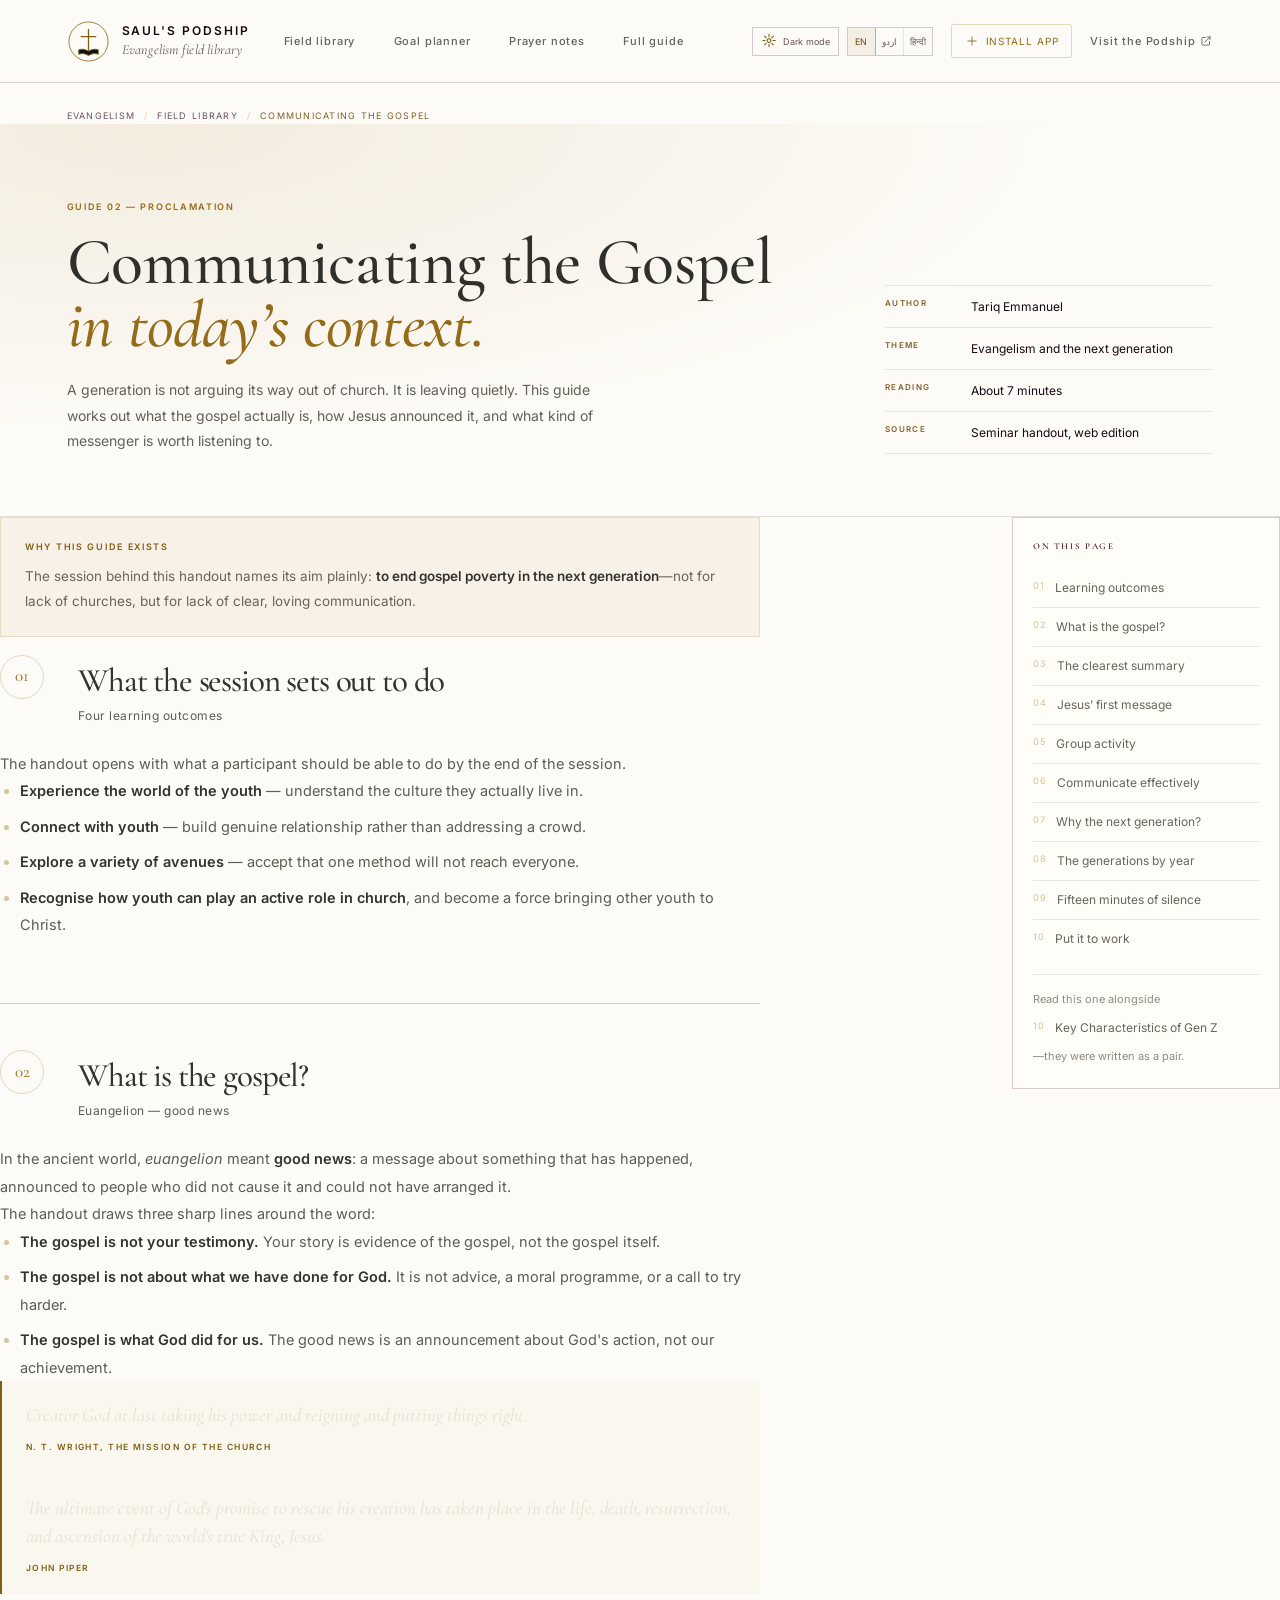
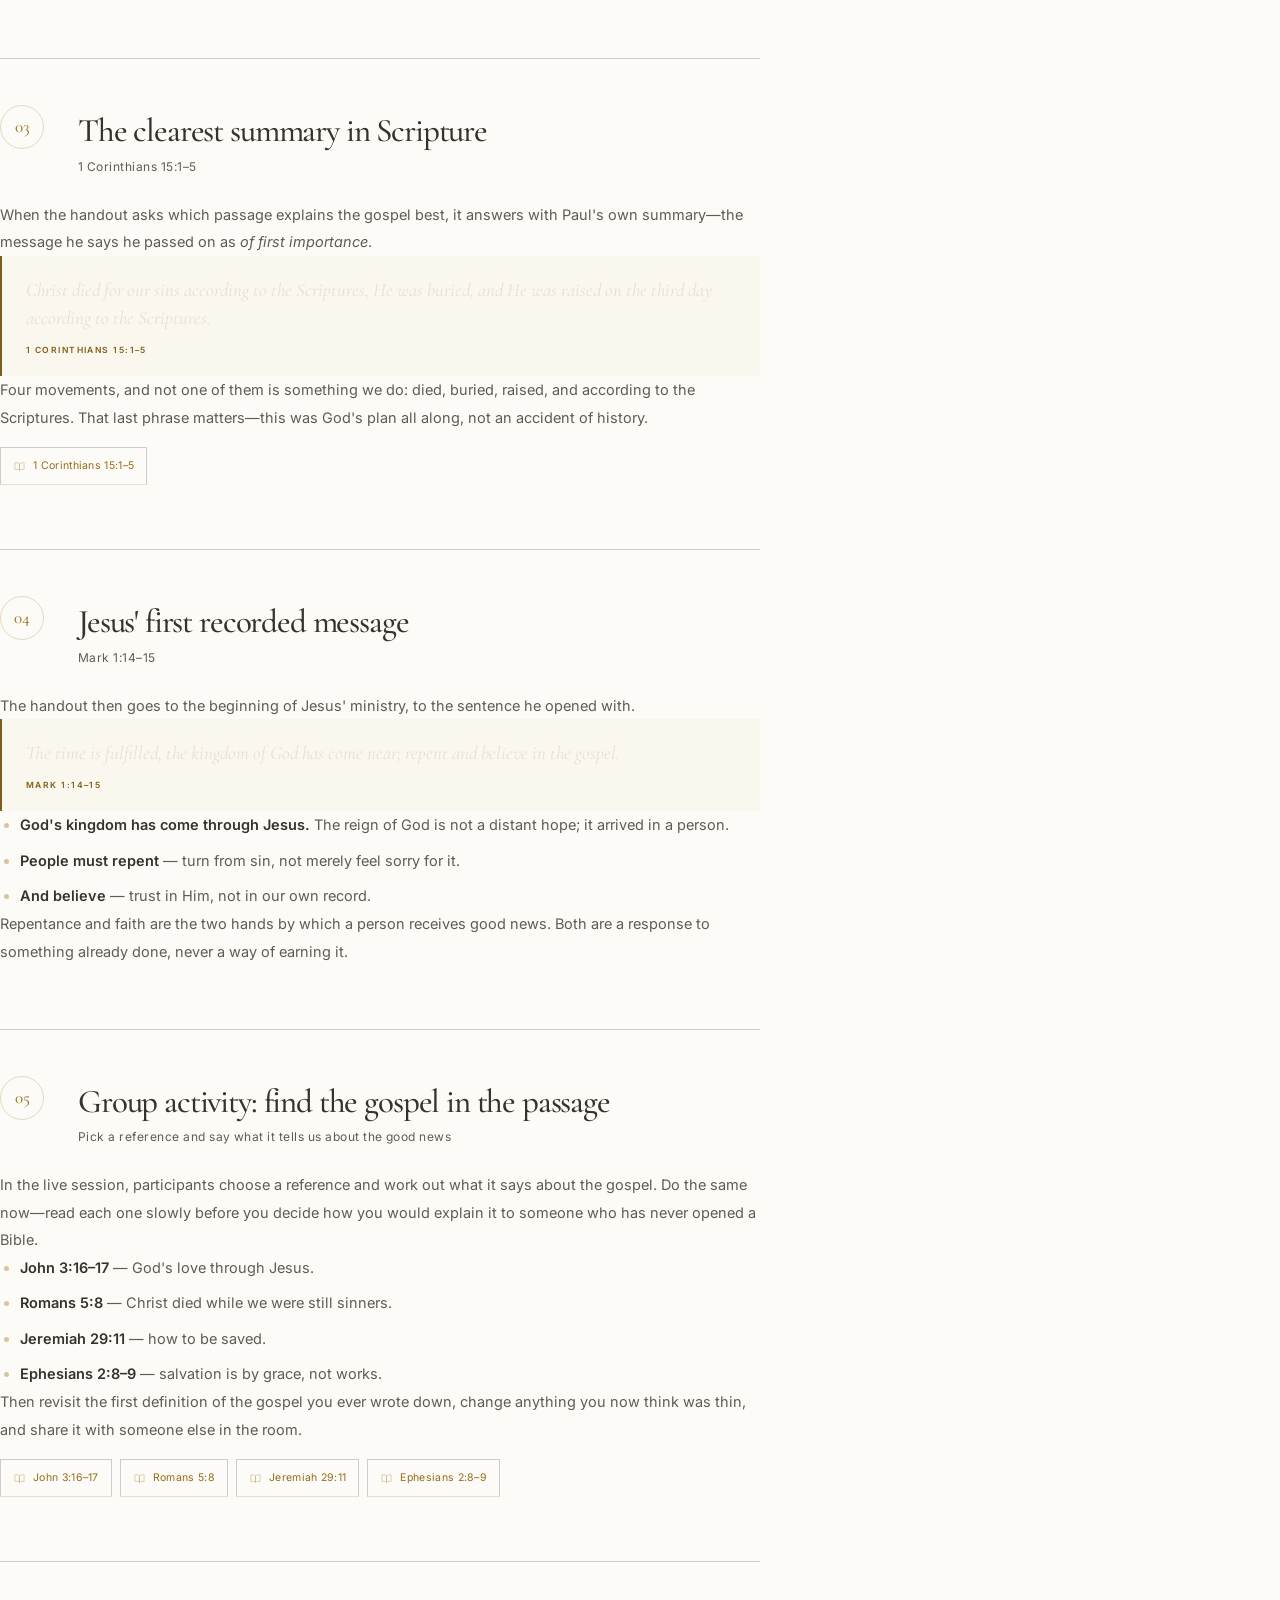
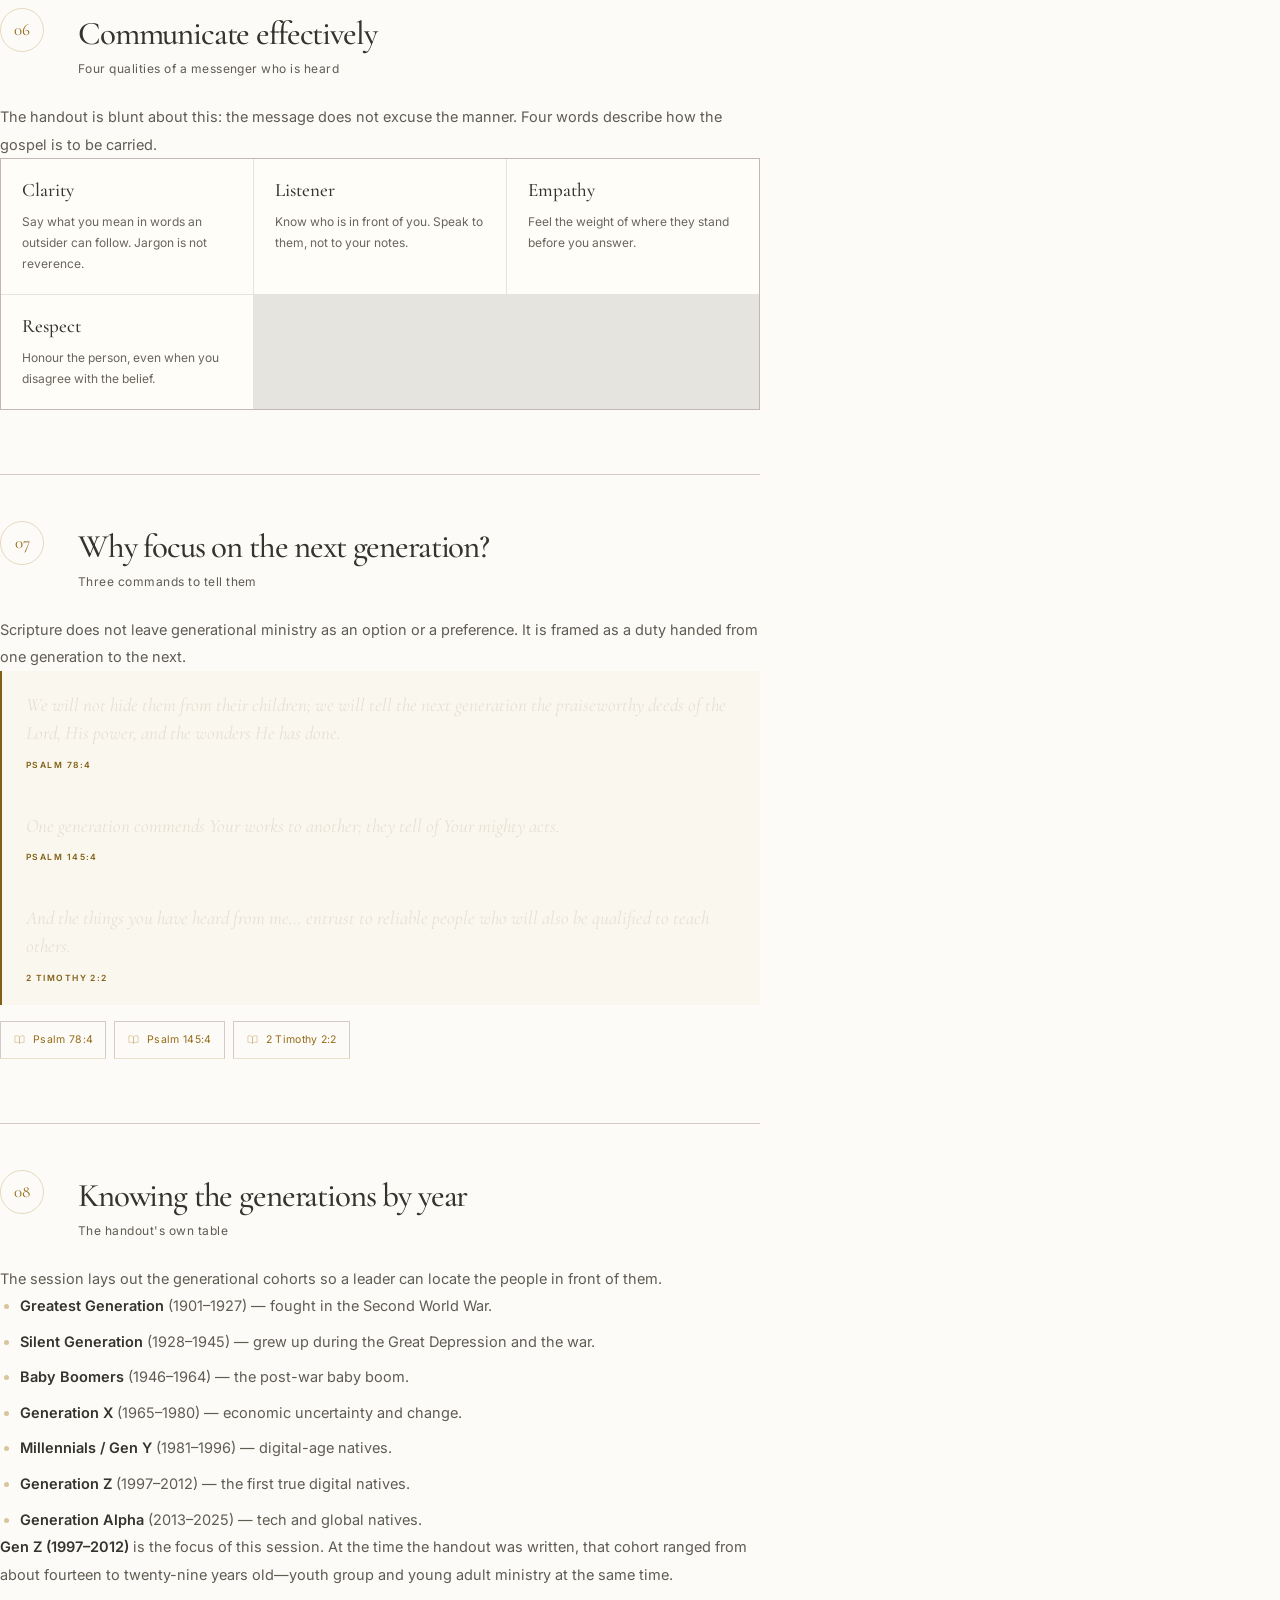
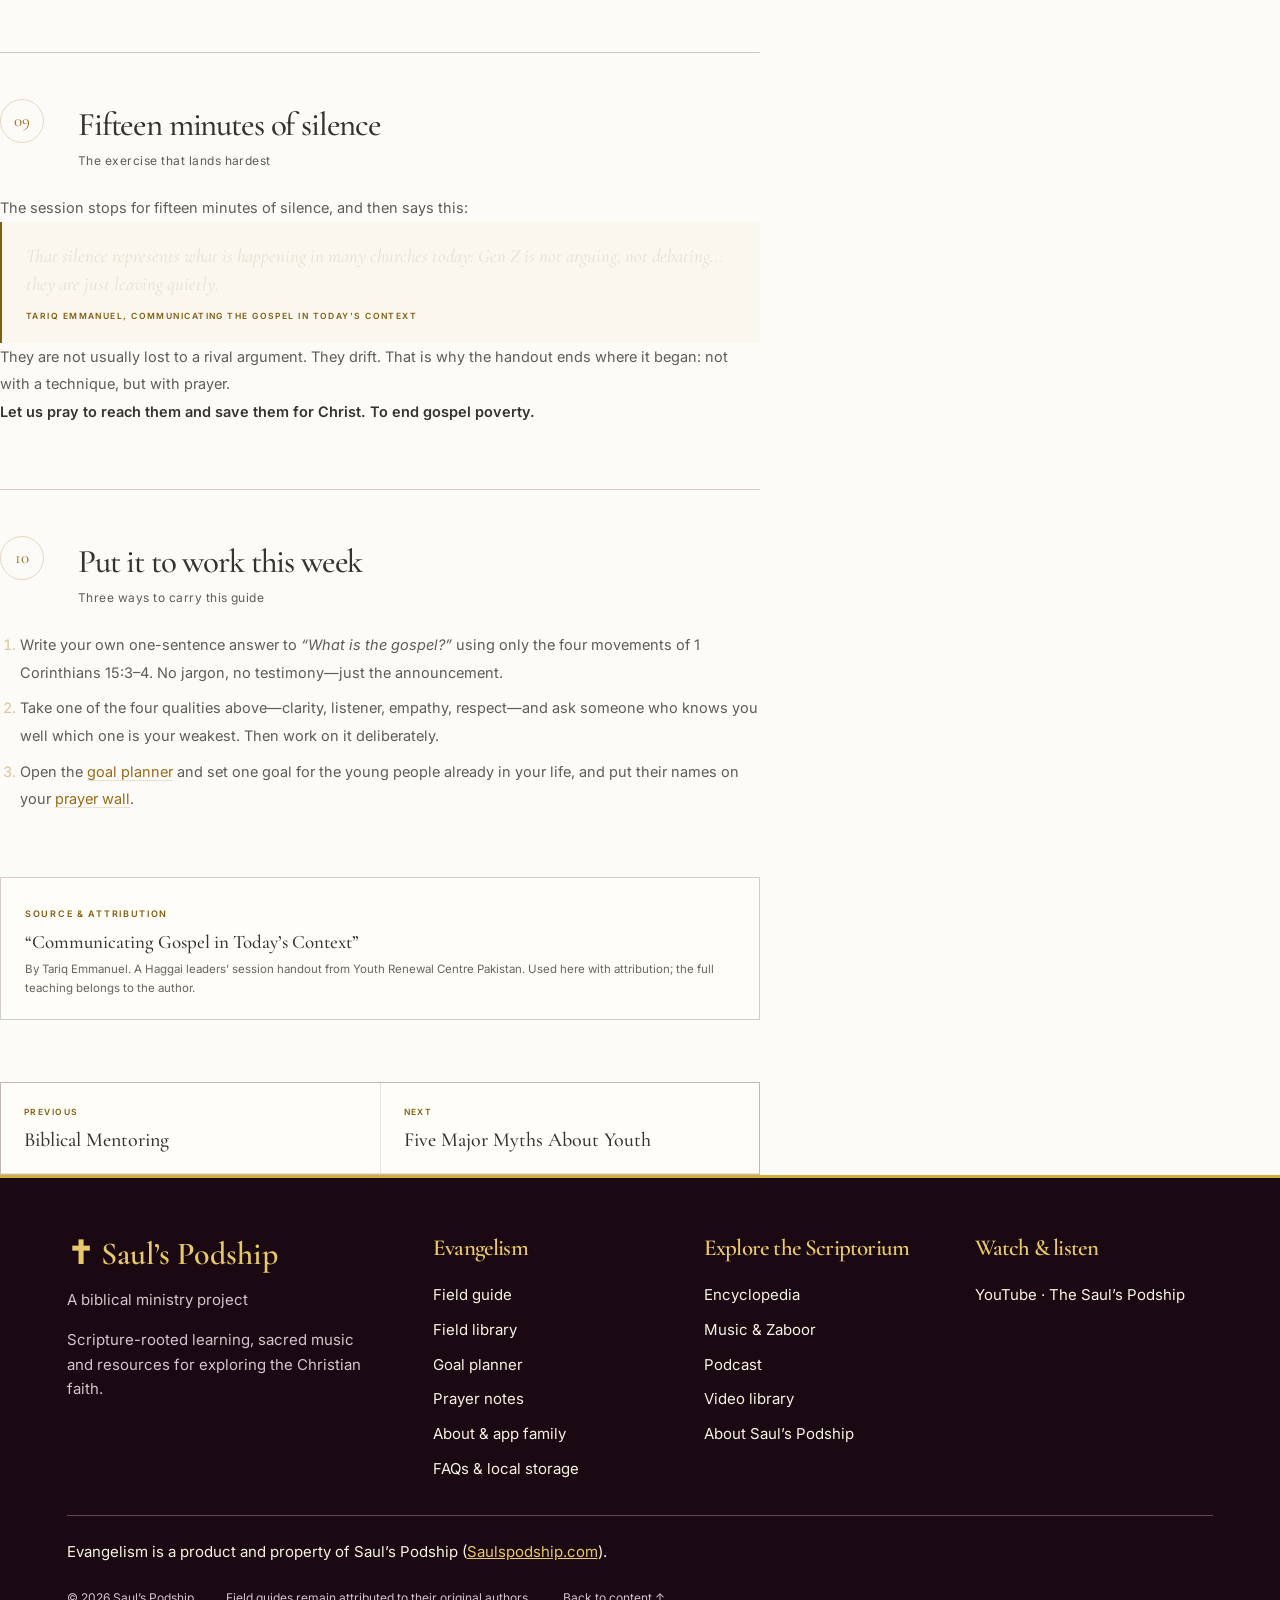
<file: library/communicating-the-gospel.html>
<!doctype html>
<html lang="en">
<head>
  <meta charset="utf-8">
  <meta name="viewport" content="width=device-width, initial-scale=1">
  <meta name="theme-color" content="#4A152C">
  <meta name="color-scheme" content="light">
  <meta name="mobile-web-app-capable" content="yes">
  <meta name="apple-mobile-web-app-capable" content="yes">
  <meta name="apple-mobile-web-app-title" content="Communicating the Gospel">
  <meta name="apple-mobile-web-app-status-bar-style" content="black-translucent">
  <meta name="description" content="What the gospel is and is not, its clearest summary in 1 Corinthians 15, Jesus' first message in Mark 1, and speaking it to a quieter generation.">
  <meta property="og:type" content="website">
  <meta property="og:title" content="Communicating the Gospel — Evangelism Field Library">
  <meta property="og:description" content="Euangelion is good news about what God did. Four qualities of a messenger who is heard, and why a generation is leaving quietly.">
  <meta property="og:url" content="https://evangelism.saulspodship.com/library/communicating-the-gospel.html">
  <meta property="og:image" content="https://evangelism.saulspodship.com/images/og-evangelism.jpg">
  <meta name="twitter:card" content="summary_large_image">
  <link rel="canonical" href="https://evangelism.saulspodship.com/library/communicating-the-gospel.html">
  <link rel="icon" href="../icon.svg" type="image/svg+xml">
  <link rel="apple-touch-icon" href="../icons/icon-192.png">
  <link rel="manifest" href="../manifest.webmanifest">
  <link rel="preconnect" href="https://fonts.googleapis.com">
  <link rel="preconnect" href="https://fonts.gstatic.com" crossorigin>
  <link href="https://fonts.googleapis.com/css2?family=Cormorant+Garamond:ital,wght@0,400;0,500;0,600;1,400;1,500;1,600&family=Inter:wght@400;500;600;700&family=Noto+Sans+Arabic:wght@400;500;600;700&family=Noto+Sans+Devanagari:wght@400;500;600;700&display=swap" rel="stylesheet">
  <link rel="stylesheet" href="../styles.css">
  <link rel="stylesheet" href="./library.css">
  <title>Communicating the Gospel — Evangelism Field Library</title>
  <script type="application/ld+json">
    {
          "@context": "https://schema.org",
          "@type": "Article",
          "headline": "Communicating the Gospel in Today’s Context",
          "author": {
                "@type": "Person",
                "name": "Tariq Emmanuel"
          },
          "url": "https://evangelism.saulspodship.com/library/communicating-the-gospel.html",
          "isPartOf": {
                "@type": "CollectionPage",
                "name": "The Field Library",
                "url": "https://evangelism.saulspodship.com/library/"
          },
          "publisher": {
                "@type": "Organization",
                "name": "Saul's Podship",
                "url": "https://www.saulspodship.com/"
          }
    }
  </script>
<meta property="og:site_name" content="Evangelism · Saul’s Podship">
<meta property="og:image:alt" content="Evangelism field guide share card: an open Bible, a brass cross and stained-glass light">
<meta property="og:image:width" content="1200">
<meta property="og:image:height" content="630">
<meta name="twitter:image:alt" content="Evangelism field guide share card: an open Bible, a brass cross and stained-glass light">
<meta name="twitter:title" content="Communicating the Gospel — Evangelism Field Library">
<meta name="twitter:description" content="What the gospel is and is not, its clearest summary in 1 Corinthians 15, Jesus' first message in Mark 1, and speaking it to a quieter generation.">
<meta name="twitter:image" content="https://evangelism.saulspodship.com/images/og-evangelism.jpg">
<script type="application/ld+json">{
  "@context": "https://schema.org",
  "@graph": [
    {
      "@type": "Organization",
      "@id": "https://www.saulspodship.com/#organization",
      "name": "Saul’s Podship",
      "url": "https://www.saulspodship.com/"
    },
    {
      "@type": "WebSite",
      "@id": "https://evangelism.saulspodship.com/#website",
      "name": "Evangelism",
      "url": "https://evangelism.saulspodship.com/",
      "publisher": {
        "@id": "https://www.saulspodship.com/#organization"
      }
    },
    {
      "@type": "WebPage",
      "@id": "https://evangelism.saulspodship.com/library/communicating-the-gospel.html#webpage",
      "url": "https://evangelism.saulspodship.com/library/communicating-the-gospel.html",
      "name": "Communicating the Gospel in Today’s Context — Evangelism Field Library",
      "description": "What the gospel is and is not, its clearest summary in 1 Corinthians 15, Jesus' first message in Mark 1, and speaking it to a quieter generation.",
      "isPartOf": {
        "@id": "https://evangelism.saulspodship.com/#website"
      },
      "publisher": {
        "@id": "https://www.saulspodship.com/#organization"
      }
    }
  ]
}</script>
</head>
<body>
  <a class="skip-link" href="#main">Skip to content</a>
  <svg class="icon-definitions" xmlns="http://www.w3.org/2000/svg" aria-hidden="true" focusable="false">
    <symbol id="icon-arrow" viewBox="0 0 24 24"><path d="M4.5 12h14M12.5 5.5 19 12l-6.5 6.5" fill="none" stroke="currentColor" stroke-linecap="round" stroke-linejoin="round" stroke-width="1.5"/></symbol>
    <symbol id="icon-external" viewBox="0 0 24 24"><path d="M14 5h5v5M19 5l-9 9M18 13v5a1 1 0 0 1-1 1H6a1 1 0 0 1-1-1V7a1 1 0 0 1 1-1h5" fill="none" stroke="currentColor" stroke-linecap="round" stroke-linejoin="round" stroke-width="1.5"/></symbol>
    <symbol id="icon-plus" viewBox="0 0 24 24"><path d="M12 5v14M5 12h14" fill="none" stroke="currentColor" stroke-linecap="round" stroke-width="1.5"/></symbol>
    <symbol id="icon-spark" viewBox="0 0 24 24"><path d="M12 2.8 14.2 9.8 21.2 12l-7 2.2-2.2 7-2.2-7L2.8 12l7-2.2L12 2.8Z" fill="none" stroke="currentColor" stroke-linejoin="round" stroke-width="1.35"/></symbol>
    <symbol id="icon-book" viewBox="0 0 24 24"><path d="M3.5 5.5c3.1-.9 5.8-.4 8.5 1.5v12c-2.7-1.9-5.4-2.4-8.5-1.5v-12ZM20.5 5.5c-3.1-.9-5.8-.4-8.5 1.5v12c2.7-1.9 5.4-2.4 8.5-1.5v-12Z" fill="none" stroke="currentColor" stroke-linejoin="round" stroke-width="1.35"/></symbol>
    <symbol id="icon-cross" viewBox="0 0 24 24"><path d="M12 3v18M5 9h14" fill="none" stroke="currentColor" stroke-linecap="round" stroke-width="1.5"/></symbol>
    <symbol id="icon-people" viewBox="0 0 24 24"><path d="M15.5 20v-1.6a3.6 3.6 0 0 0-3.6-3.6H6.6A3.6 3.6 0 0 0 3 18.4V20M9.25 11.4a3.5 3.5 0 1 0 0-7 3.5 3.5 0 0 0 0 7ZM21 20v-1.6a3.6 3.6 0 0 0-2.7-3.48M15.6 4.62a3.6 3.6 0 0 1 0 6.76" fill="none" stroke="currentColor" stroke-linecap="round" stroke-linejoin="round" stroke-width="1.4"/></symbol>
    <symbol id="icon-compass" viewBox="0 0 24 24"><circle cx="12" cy="12" r="9" fill="none" stroke="currentColor" stroke-width="1.4"/><path d="m15.6 8.4-2.1 5.1-5.1 2.1 2.1-5.1 5.1-2.1Z" fill="none" stroke="currentColor" stroke-linejoin="round" stroke-width="1.4"/></symbol>
    <symbol id="icon-megaphone" viewBox="0 0 24 24"><path d="M4 10v4a1 1 0 0 0 1 1h2l7 4V5L7 9H5a1 1 0 0 0-1 1ZM17 9.5a3.5 3.5 0 0 1 0 5M7 15v5" fill="none" stroke="currentColor" stroke-linecap="round" stroke-linejoin="round" stroke-width="1.4"/></symbol>
    <symbol id="icon-target" viewBox="0 0 24 24"><circle cx="12" cy="12" r="8.5" fill="none" stroke="currentColor" stroke-width="1.4"/><circle cx="12" cy="12" r="4.5" fill="none" stroke="currentColor" stroke-width="1.4"/><circle cx="12" cy="12" r="1.1" fill="currentColor"/></symbol>
    <symbol id="icon-shield" viewBox="0 0 24 24"><path d="M12 3.2 19 6v6c0 4.2-2.9 7.2-7 8.8-4.1-1.6-7-4.6-7-8.8V6l7-2.8Z" fill="none" stroke="currentColor" stroke-linejoin="round" stroke-width="1.4"/><path d="m9 12 2.2 2.2L15.4 10" fill="none" stroke="currentColor" stroke-linecap="round" stroke-linejoin="round" stroke-width="1.4"/></symbol>
    <symbol id="icon-chart" viewBox="0 0 24 24"><path d="M4 20h16M7.5 20v-6.5M12 20V7M16.5 20v-9.5" fill="none" stroke="currentColor" stroke-linecap="round" stroke-width="1.5"/></symbol>
    <symbol id="icon-tool" viewBox="0 0 24 24"><path d="M14.6 6.2a3.9 3.9 0 0 0 5.2 5.2l-8.3 8.3a2 2 0 0 1-2.8 0l-2-2a2 2 0 0 1 0-2.8l7.9-8.7Z" fill="none" stroke="currentColor" stroke-linecap="round" stroke-linejoin="round" stroke-width="1.4"/></symbol>
    <symbol id="icon-note" viewBox="0 0 24 24"><path d="M6 3.5h8.5L19 8v12.5H6V3.5Z" fill="none" stroke="currentColor" stroke-linejoin="round" stroke-width="1.4"/><path d="M14 3.7V8h4.3M9 12.5h6M9 16h4" fill="none" stroke="currentColor" stroke-linecap="round" stroke-width="1.4"/></symbol>
    <symbol id="icon-lock" viewBox="0 0 24 24"><rect x="5" y="10.5" width="14" height="9.5" rx="1.6" fill="none" stroke="currentColor" stroke-width="1.4"/><path d="M8.5 10.5V8a3.5 3.5 0 0 1 7 0v2.5" fill="none" stroke="currentColor" stroke-linecap="round" stroke-width="1.4"/></symbol>
    <symbol id="icon-check" viewBox="0 0 24 24"><path d="m5 12.5 4.5 4.5L19 7" fill="none" stroke="currentColor" stroke-linecap="round" stroke-linejoin="round" stroke-width="1.6"/></symbol>
    <symbol id="icon-hands" viewBox="0 0 24 24"><path d="M12 8.4S10.8 6 8.9 6a2.6 2.6 0 0 0-2.6 2.6c0 3.2 5.7 7 5.7 7s5.7-3.8 5.7-7A2.6 2.6 0 0 0 15.1 6C13.2 6 12 8.4 12 8.4Z" fill="none" stroke="currentColor" stroke-linejoin="round" stroke-width="1.4"/><path d="M4 19.2c2.6-1 5.3-1 8 0 2.7-1 5.4-1 8 0" fill="none" stroke="currentColor" stroke-linecap="round" stroke-width="1.4"/></symbol>
    <symbol id="icon-search" viewBox="0 0 24 24"><circle cx="10.8" cy="10.8" r="6.3" fill="none" stroke="currentColor" stroke-width="1.4"/><path d="m15.4 15.4 4 4" fill="none" stroke="currentColor" stroke-linecap="round" stroke-width="1.4"/></symbol>
    <symbol id="icon-copy" viewBox="0 0 24 24"><rect x="8.5" y="8.5" width="11" height="11" rx="1.4" fill="none" stroke="currentColor" stroke-width="1.4"/><path d="M15.5 5.5H6a1.5 1.5 0 0 0-1.5 1.5v9.5" fill="none" stroke="currentColor" stroke-linecap="round" stroke-width="1.4"/></symbol>
    <symbol id="icon-download" viewBox="0 0 24 24"><path d="M12 4v10.5M7.5 10.5 12 15l4.5-4.5M4.5 19.5h15" fill="none" stroke="currentColor" stroke-linecap="round" stroke-linejoin="round" stroke-width="1.5"/></symbol>
    <symbol id="icon-print" viewBox="0 0 24 24"><path d="M7 8.5V4.5h10v4M7 17.5H5a1 1 0 0 1-1-1v-6a1 1 0 0 1 1-1h14a1 1 0 0 1 1 1v6a1 1 0 0 1-1 1h-2M7 14h10v5.5H7V14Z" fill="none" stroke="currentColor" stroke-linecap="round" stroke-linejoin="round" stroke-width="1.4"/></symbol>
  </svg>

  <header class="site-header">
    <div class="container header-inner">
      <a class="brand" href="/#top" aria-label="Saul's Podship Evangelism, back to the main guide">
        <span class="brand-mark" aria-hidden="true">
          <svg viewBox="0 0 44 44" fill="none">
            <circle cx="22" cy="22" r="20" stroke="currentColor" stroke-width=".8"/>
            <path d="M22 9.5v25M14.5 17h15" stroke="currentColor" stroke-width="1.3" stroke-linecap="round"/>
            <path d="M12 30.5c3.2-1.1 6.4-.7 10 1.4 3.6-2.1 6.8-2.5 10-1.4V35c-3.2-1.1-6.4-.7-10 1.4-3.6-2.1-6.8-2.5-10-1.4v-4.5Z" fill="#10110f" stroke="currentColor" stroke-width=".85" stroke-linejoin="round"/>
          </svg>
        </span>
        <span class="brand-copy">
          <strong>Saul's Podship</strong>
          <span>Evangelism field library</span>
        </span>
      </a>
      <nav class="primary-nav" id="primary-navigation" aria-label="Main navigation">
        <a href="/library/">Field library</a>
        <a href="./goal-planner.html">Goal planner</a>
        <a href="./prayer-notes.html">Prayer notes</a>
        <a href="/">Full guide</a>
      </nav>
      <div class="header-actions">
        <button class="install-button" id="install-app" type="button" aria-label="Install the Evangelism field guide">
          <svg class="icon" aria-hidden="true"><use href="#icon-plus"/></svg>
          <span>Install app</span>
        </button>
        <a class="header-parent-link" href="https://www.saulspodship.com/" target="_blank" rel="noopener noreferrer">
          Visit the Podship <svg class="icon" aria-hidden="true"><use href="#icon-external"/></svg>
        </a>
      </div>
      <button class="menu-toggle" id="menu-toggle" type="button" aria-expanded="false" aria-controls="primary-navigation" aria-label="Open navigation menu">
        <span></span><span></span>
      </button>
    </div>
  </header>

  <main id="main">
    <nav class="container lib-breadcrumb" aria-label="Breadcrumb">
      <a href="/">Evangelism</a>
      <span aria-hidden="true">/</span>
      <a href="/library/">Field library</a>
      <span aria-hidden="true">/</span>
      <span>Communicating the Gospel</span>
    </nav>

    <section class="lib-hero" aria-labelledby="page-title">
      <div class="container lib-hero-inner">
        <div>
          <p class="section-kicker"><span>GUIDE 02 — PROCLAMATION</span></p>
          <h1 id="page-title">Communicating the Gospel<br><em>in today’s context.</em></h1>
          <p class="lib-lede">A generation is not arguing its way out of church. It is leaving quietly. This guide works out what the gospel actually is, how Jesus announced it, and what kind of messenger is worth listening to.</p>
        </div>
        <div class="lib-hero-aside">
          <ul class="lib-meta-list">
            <li><span class="lib-meta-label">Author</span><span>Tariq Emmanuel</span></li>
            <li><span class="lib-meta-label">Theme</span><span>Evangelism and the next generation</span></li>
            <li><span class="lib-meta-label">Reading</span><span>About 7 minutes</span></li>
            <li><span class="lib-meta-label">Source</span><span>Seminar handout, web edition</span></li>
          </ul>
        </div>
      </div>
    </section>


      <div class="lib-guide-layout">
        <article class="lib-prose">


          <div class="lib-callout">
            <span class="micro-label">WHY THIS GUIDE EXISTS</span>
            <p>The session behind this handout names its aim plainly: <strong>to end gospel poverty in the next generation</strong>—not for lack of churches, but for lack of clear, loving communication.</p>
          </div>


          <section class="lib-block" id="learning-outcomes">
            <div class="lib-block-head">
              <span class="lib-block-num">01</span>
              <div>
                <h2>What the session sets out to do</h2>
                <p>Four learning outcomes</p>
              </div>
            </div>

            <p>The handout opens with what a participant should be able to do by the end of the session.</p>
<ul>
              <li><strong>Experience the world of the youth</strong> — understand the culture they actually live in.</li>
              <li><strong>Connect with youth</strong> — build genuine relationship rather than addressing a crowd.</li>
              <li><strong>Explore a variety of avenues</strong> — accept that one method will not reach everyone.</li>
              <li><strong>Recognise how youth can play an active role in church</strong>, and become a force bringing other youth to Christ.</li>
            </ul>
          </section>


          <section class="lib-block" id="what-is-the-gospel">
            <div class="lib-block-head">
              <span class="lib-block-num">02</span>
              <div>
                <h2>What is the gospel?</h2>
                <p>Euangelion — good news</p>
              </div>
            </div>

            <p>In the ancient world, <em>euangelion</em> meant <strong>good news</strong>: a message about something that has happened, announced to people who did not cause it and could not have arranged it.</p>
            <p>The handout draws three sharp lines around the word:</p>
<ul>
              <li><strong>The gospel is not your testimony.</strong> Your story is evidence of the gospel, not the gospel itself.</li>
              <li><strong>The gospel is not about what we have done for God.</strong> It is not advice, a moral programme, or a call to try harder.</li>
              <li><strong>The gospel is what God did for us.</strong> The good news is an announcement about God's action, not our achievement.</li>
            </ul>
            <blockquote>
              Creator God at last taking his power and reigning and putting things right.
              <cite>N. T. Wright, The Mission of the Church</cite>
            </blockquote>
            <blockquote>
              The ultimate event of God's promise to rescue his creation has taken place in the life, death, resurrection, and ascension of the world's true King, Jesus.
              <cite>John Piper</cite>
            </blockquote>
          </section>


          <section class="lib-block" id="clearest-summary">
            <div class="lib-block-head">
              <span class="lib-block-num">03</span>
              <div>
                <h2>The clearest summary in Scripture</h2>
                <p>1 Corinthians 15:1–5</p>
              </div>
            </div>

            <p>When the handout asks which passage explains the gospel best, it answers with Paul's own summary—the message he says he passed on as <em>of first importance</em>.</p>
            <blockquote>
              Christ died for our sins according to the Scriptures, He was buried, and He was raised on the third day according to the Scriptures.
              <cite>1 Corinthians 15:1–5</cite>
            </blockquote>
            <p>Four movements, and not one of them is something we do: died, buried, raised, and according to the Scriptures. That last phrase matters—this was God's plan all along, not an accident of history.</p>

            <div class="lib-verses">
              <a class="lib-verse" href="https://www.bible.com/bible/111/1CO.15.1-5.NIV" target="_blank" rel="noopener noreferrer"><svg class="icon" aria-hidden="true"><use href="#icon-book"/></svg> 1 Corinthians 15:1–5</a>
            </div>
          </section>


          <section class="lib-block" id="first-message">
            <div class="lib-block-head">
              <span class="lib-block-num">04</span>
              <div>
                <h2>Jesus' first recorded message</h2>
                <p>Mark 1:14–15</p>
              </div>
            </div>

            <p>The handout then goes to the beginning of Jesus' ministry, to the sentence he opened with.</p>
            <blockquote>
              The time is fulfilled, the kingdom of God has come near; repent and believe in the gospel.
              <cite>Mark 1:14–15</cite>
            </blockquote>
<ul>
              <li><strong>God's kingdom has come through Jesus.</strong> The reign of God is not a distant hope; it arrived in a person.</li>
              <li><strong>People must repent</strong> — turn from sin, not merely feel sorry for it.</li>
              <li><strong>And believe</strong> — trust in Him, not in our own record.</li>
            </ul>
            <p>Repentance and faith are the two hands by which a person receives good news. Both are a response to something already done, never a way of earning it.</p>
          </section>


          <section class="lib-block" id="group-activity">
            <div class="lib-block-head">
              <span class="lib-block-num">05</span>
              <div>
                <h2>Group activity: find the gospel in the passage</h2>
                <p>Pick a reference and say what it tells us about the good news</p>
              </div>
            </div>

            <p>In the live session, participants choose a reference and work out what it says about the gospel. Do the same now—read each one slowly before you decide how you would explain it to someone who has never opened a Bible.</p>
<ul>
              <li><strong>John 3:16–17</strong> — God's love through Jesus.</li>
              <li><strong>Romans 5:8</strong> — Christ died while we were still sinners.</li>
              <li><strong>Jeremiah 29:11</strong> — how to be saved.</li>
              <li><strong>Ephesians 2:8–9</strong> — salvation is by grace, not works.</li>
            </ul>
            <p>Then revisit the first definition of the gospel you ever wrote down, change anything you now think was thin, and share it with someone else in the room.</p>

            <div class="lib-verses">
              <a class="lib-verse" href="https://www.bible.com/bible/111/JHN.3.16-17.NIV" target="_blank" rel="noopener noreferrer"><svg class="icon" aria-hidden="true"><use href="#icon-book"/></svg> John 3:16–17</a>
              <a class="lib-verse" href="https://www.bible.com/bible/111/ROM.5.8.NIV" target="_blank" rel="noopener noreferrer"><svg class="icon" aria-hidden="true"><use href="#icon-book"/></svg> Romans 5:8</a>
              <a class="lib-verse" href="https://www.bible.com/bible/111/JER.29.11.NIV" target="_blank" rel="noopener noreferrer"><svg class="icon" aria-hidden="true"><use href="#icon-book"/></svg> Jeremiah 29:11</a>
              <a class="lib-verse" href="https://www.bible.com/bible/111/EPH.2.8-9.NIV" target="_blank" rel="noopener noreferrer"><svg class="icon" aria-hidden="true"><use href="#icon-book"/></svg> Ephesians 2:8–9</a>
            </div>
          </section>


          <section class="lib-block" id="communicate-effectively">
            <div class="lib-block-head">
              <span class="lib-block-num">06</span>
              <div>
                <h2>Communicate effectively</h2>
                <p>Four qualities of a messenger who is heard</p>
              </div>
            </div>

            <p>The handout is blunt about this: the message does not excuse the manner. Four words describe how the gospel is to be carried.</p>

            <div class="lib-pillars">
              <div class="lib-pillar"><b>Clarity</b><p>Say what you mean in words an outsider can follow. Jargon is not reverence.</p></div>
              <div class="lib-pillar"><b>Listener</b><p>Know who is in front of you. Speak to them, not to your notes.</p></div>
              <div class="lib-pillar"><b>Empathy</b><p>Feel the weight of where they stand before you answer.</p></div>
              <div class="lib-pillar"><b>Respect</b><p>Honour the person, even when you disagree with the belief.</p></div>
            </div>
          </section>


          <section class="lib-block" id="next-generation">
            <div class="lib-block-head">
              <span class="lib-block-num">07</span>
              <div>
                <h2>Why focus on the next generation?</h2>
                <p>Three commands to tell them</p>
              </div>
            </div>

            <p>Scripture does not leave generational ministry as an option or a preference. It is framed as a duty handed from one generation to the next.</p>
            <blockquote>
              We will not hide them from their children; we will tell the next generation the praiseworthy deeds of the Lord, His power, and the wonders He has done.
              <cite>Psalm 78:4</cite>
            </blockquote>
            <blockquote>
              One generation commends Your works to another; they tell of Your mighty acts.
              <cite>Psalm 145:4</cite>
            </blockquote>
            <blockquote>
              And the things you have heard from me… entrust to reliable people who will also be qualified to teach others.
              <cite>2 Timothy 2:2</cite>
            </blockquote>

            <div class="lib-verses">
              <a class="lib-verse" href="https://www.bible.com/bible/111/PSA.78.4.NIV" target="_blank" rel="noopener noreferrer"><svg class="icon" aria-hidden="true"><use href="#icon-book"/></svg> Psalm 78:4</a>
              <a class="lib-verse" href="https://www.bible.com/bible/111/PSA.145.4.NIV" target="_blank" rel="noopener noreferrer"><svg class="icon" aria-hidden="true"><use href="#icon-book"/></svg> Psalm 145:4</a>
              <a class="lib-verse" href="https://www.bible.com/bible/111/2TI.2.2.NIV" target="_blank" rel="noopener noreferrer"><svg class="icon" aria-hidden="true"><use href="#icon-book"/></svg> 2 Timothy 2:2</a>
            </div>
          </section>


          <section class="lib-block" id="generations">
            <div class="lib-block-head">
              <span class="lib-block-num">08</span>
              <div>
                <h2>Knowing the generations by year</h2>
                <p>The handout's own table</p>
              </div>
            </div>

            <p>The session lays out the generational cohorts so a leader can locate the people in front of them.</p>
<ul>
              <li><strong>Greatest Generation</strong> (1901–1927) — fought in the Second World War.</li>
              <li><strong>Silent Generation</strong> (1928–1945) — grew up during the Great Depression and the war.</li>
              <li><strong>Baby Boomers</strong> (1946–1964) — the post-war baby boom.</li>
              <li><strong>Generation X</strong> (1965–1980) — economic uncertainty and change.</li>
              <li><strong>Millennials / Gen Y</strong> (1981–1996) — digital-age natives.</li>
              <li><strong>Generation Z</strong> (1997–2012) — the first true digital natives.</li>
              <li><strong>Generation Alpha</strong> (2013–2025) — tech and global natives.</li>
            </ul>
            <p><strong>Gen Z (1997–2012)</strong> is the focus of this session. At the time the handout was written, that cohort ranged from about fourteen to twenty-nine years old—youth group and young adult ministry at the same time.</p>
          </section>


          <section class="lib-block" id="the-silence">
            <div class="lib-block-head">
              <span class="lib-block-num">09</span>
              <div>
                <h2>Fifteen minutes of silence</h2>
                <p>The exercise that lands hardest</p>
              </div>
            </div>

            <p>The session stops for fifteen minutes of silence, and then says this:</p>
            <blockquote>
              That silence represents what is happening in many churches today: Gen Z is not arguing, not debating… they are just leaving quietly.
              <cite>Tariq Emmanuel, Communicating the Gospel in Today's Context</cite>
            </blockquote>
            <p>They are not usually lost to a rival argument. They drift. That is why the handout ends where it began: not with a technique, but with prayer.</p>
            <p><strong>Let us pray to reach them and save them for Christ. To end gospel poverty.</strong></p>
          </section>


          <section class="lib-block" id="put-it-to-work">
            <div class="lib-block-head">
              <span class="lib-block-num">10</span>
              <div>
                <h2>Put it to work this week</h2>
                <p>Three ways to carry this guide</p>
              </div>
            </div>

<ol>
              <li>Write your own one-sentence answer to <em>“What is the gospel?”</em> using only the four movements of 1 Corinthians 15:3–4. No jargon, no testimony—just the announcement.</li>
              <li>Take one of the four qualities above—clarity, listener, empathy, respect—and ask someone who knows you well which one is your weakest. Then work on it deliberately.</li>
              <li>Open the <a href="./goal-planner.html">goal planner</a> and set one goal for the young people already in your life, and put their names on your <a href="./prayer-notes.html">prayer wall</a>.</li>
            </ol>
          </section>


          <div class="lib-source">
            <div class="lib-source-copy">
              <span class="micro-label">SOURCE &amp; ATTRIBUTION</span>
              <h3>“Communicating Gospel in Today’s Context”</h3>
              <p>By Tariq Emmanuel. A Haggai leaders’ session handout from Youth Renewal Centre Pakistan. Used here with attribution; the full teaching belongs to the author.</p>
            </div>
          </div>


          <nav class="lib-pager" aria-label="Guide navigation">
            <a href="./biblical-mentoring.html"><span>Previous</span><b>Biblical Mentoring</b></a>
            <a href="./five-myths-about-youth.html"><span>Next</span><b>Five Major Myths About Youth</b></a>
          </nav>
        </article>

        <aside class="lib-rail" aria-label="On this page">
          <h2>On this page</h2>
          <ol>
            <li><a href="#learning-outcomes">Learning outcomes</a></li>
            <li><a href="#what-is-the-gospel">What is the gospel?</a></li>
            <li><a href="#clearest-summary">The clearest summary</a></li>
            <li><a href="#first-message">Jesus’ first message</a></li>
            <li><a href="#group-activity">Group activity</a></li>
            <li><a href="#communicate-effectively">Communicate effectively</a></li>
            <li><a href="#next-generation">Why the next generation?</a></li>
            <li><a href="#generations">The generations by year</a></li>
            <li><a href="#the-silence">Fifteen minutes of silence</a></li>
            <li><a href="#put-it-to-work">Put it to work</a></li>
          </ol>
          <p class="lib-rail-note">Read this one alongside <a href="./key-characteristics-of-gen-z.html">Key Characteristics of Gen Z</a>—they were written as a pair.</p>
        </aside>
      </div>

  </main>

  <footer class="site-footer pod-footer"><div class="container"><div class="pod-footer-grid"><div><a class="pod-footer-brand" href="https://www.saulspodship.com/">✝ Saul’s Podship</a><p>A biblical ministry project</p><p>Scripture-rooted learning, sacred music and resources for exploring the Christian faith.</p></div><nav aria-label="Evangelism footer"><h2>Evangelism</h2><a href="/">Field guide</a><a href="/library/">Field library</a><a href="/library/goal-planner.html">Goal planner</a><a href="/library/prayer-notes.html">Prayer notes</a><a href="/#about">About &amp; app family</a><a href="/#product-faq">FAQs &amp; local storage</a></nav><nav aria-label="Saul’s Podship resources"><h2>Explore the Scriptorium</h2><a href="https://www.saulspodship.com/#/encyclopedia">Encyclopedia</a><a href="https://www.saulspodship.com/#/music">Music &amp; Zaboor</a><a href="https://www.saulspodship.com/#/podcast">Podcast</a><a href="https://www.saulspodship.com/videos/">Video library</a><a href="https://www.saulspodship.com/#/about">About Saul’s Podship</a></nav><nav aria-label="Social links"><h2>Watch &amp; listen</h2><a href="https://www.youtube.com/@TheSaulsPodship">YouTube · The Saul’s Podship</a></nav></div><p class="pod-ownership">Evangelism is a product and property of Saul’s Podship (<a href="https://www.saulspodship.com/">Saulspodship.com</a>).</p><div class="pod-footer-bottom"><span>© 2026 Saul’s Podship</span><span>Field guides remain attributed to their original authors.</span><a href="#main">Back to content ↑</a></div></div></footer>

  <div class="toast" id="app-toast" role="status" aria-live="polite" aria-atomic="true"></div>
  <script src="../i18n.js" defer></script>
  <script src="./library.js" defer></script>
</body>
</html>
</file>
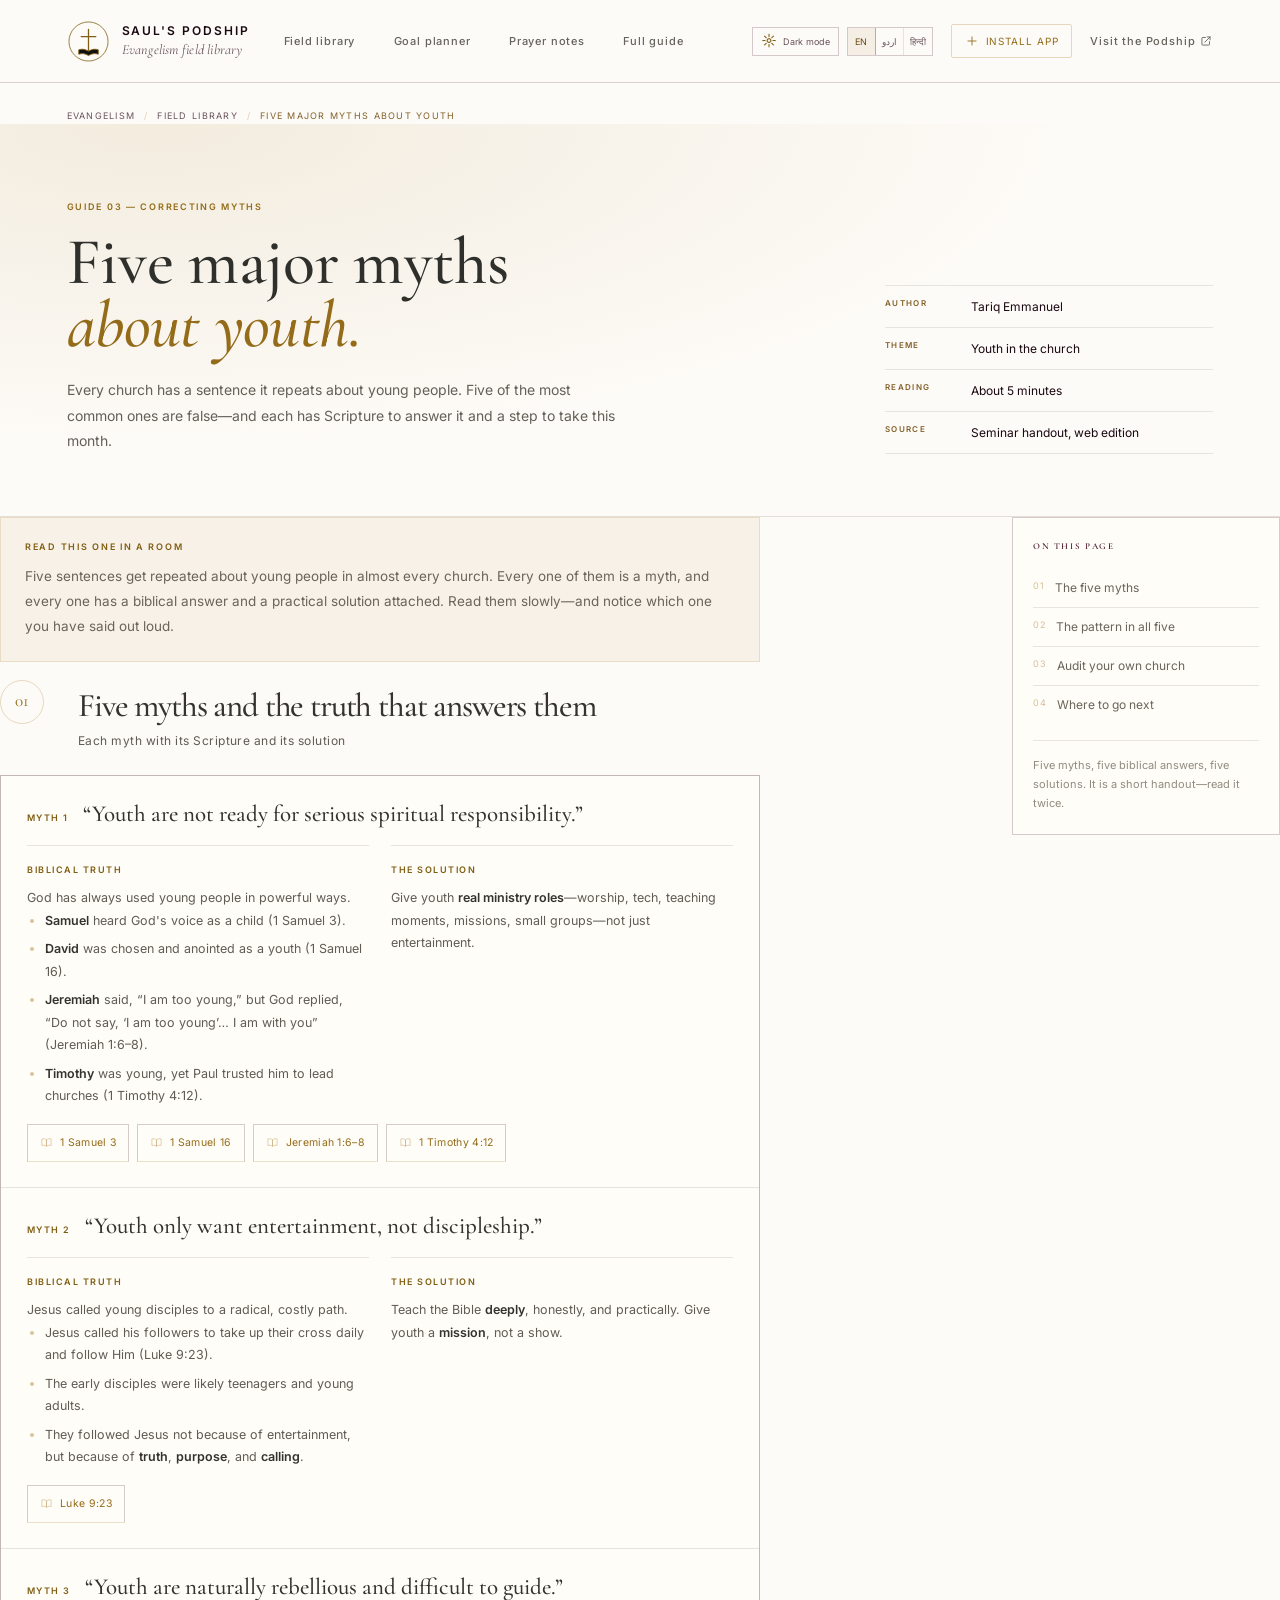
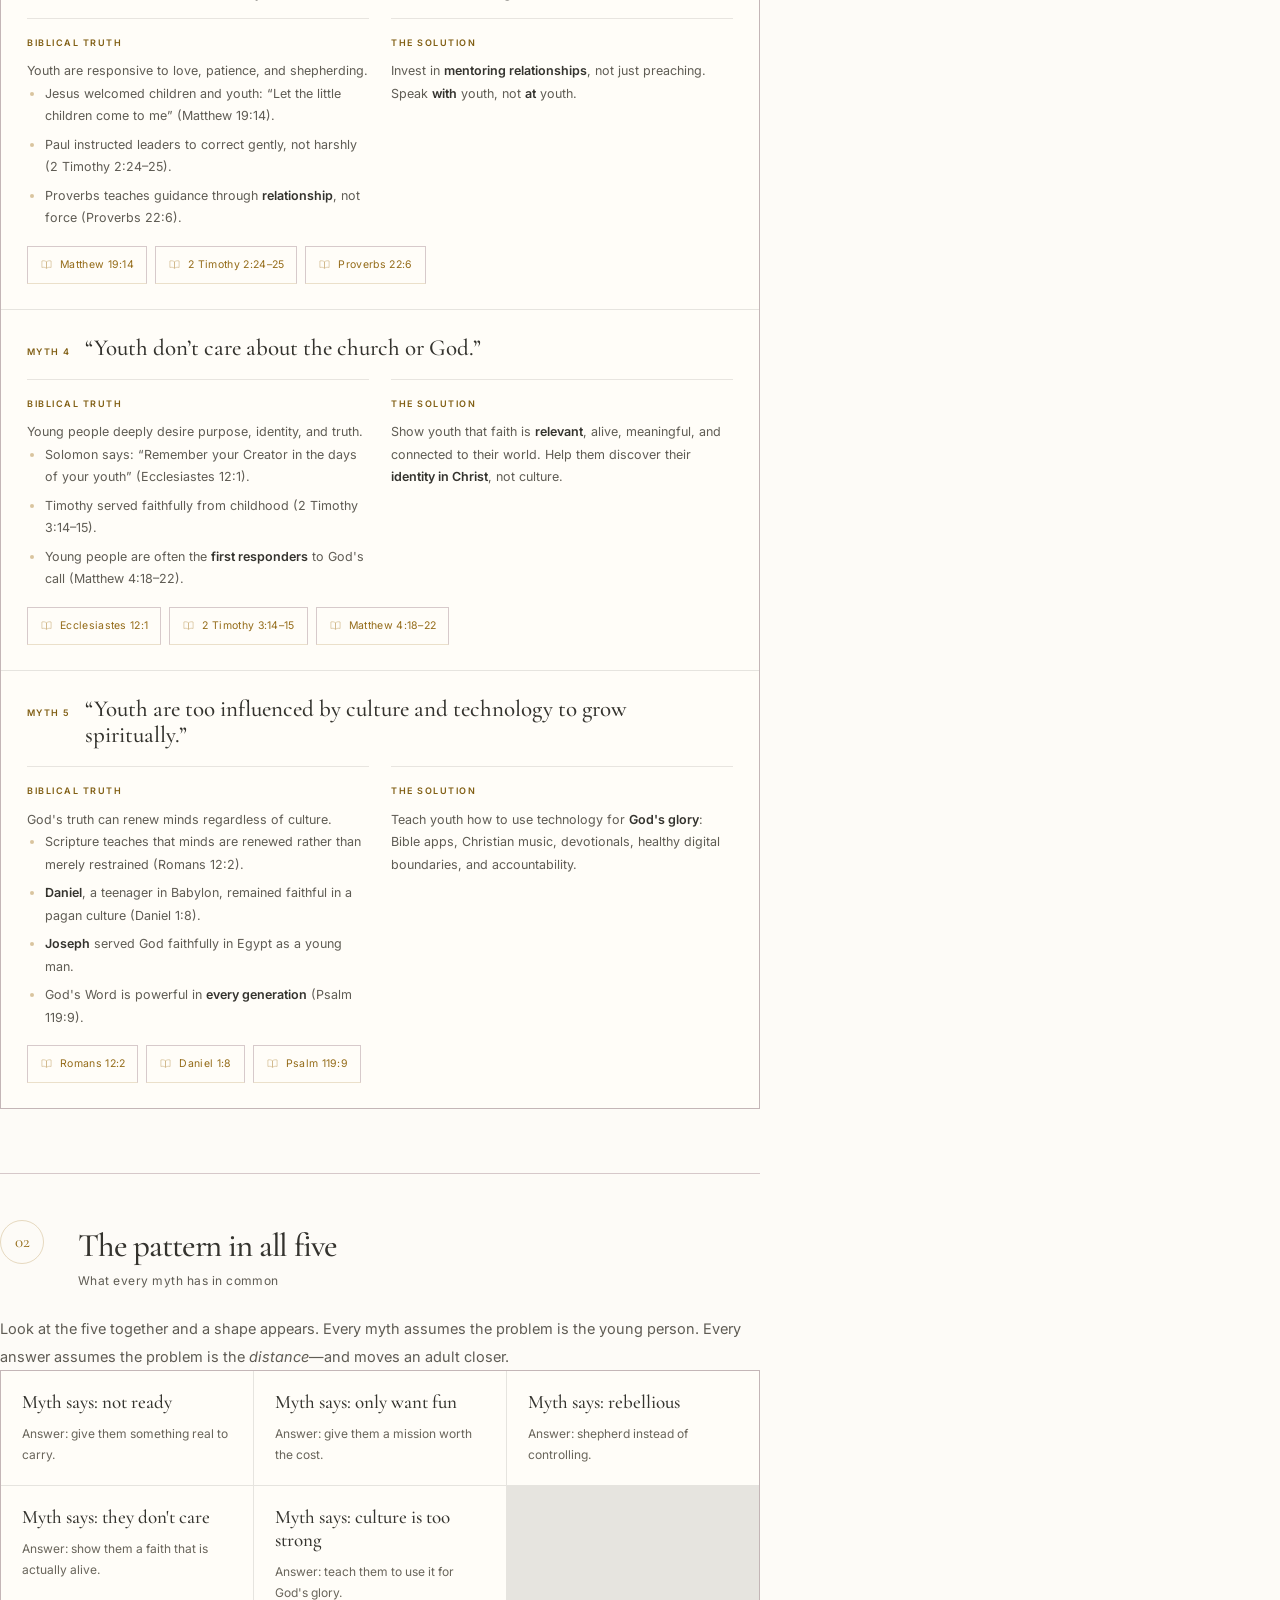
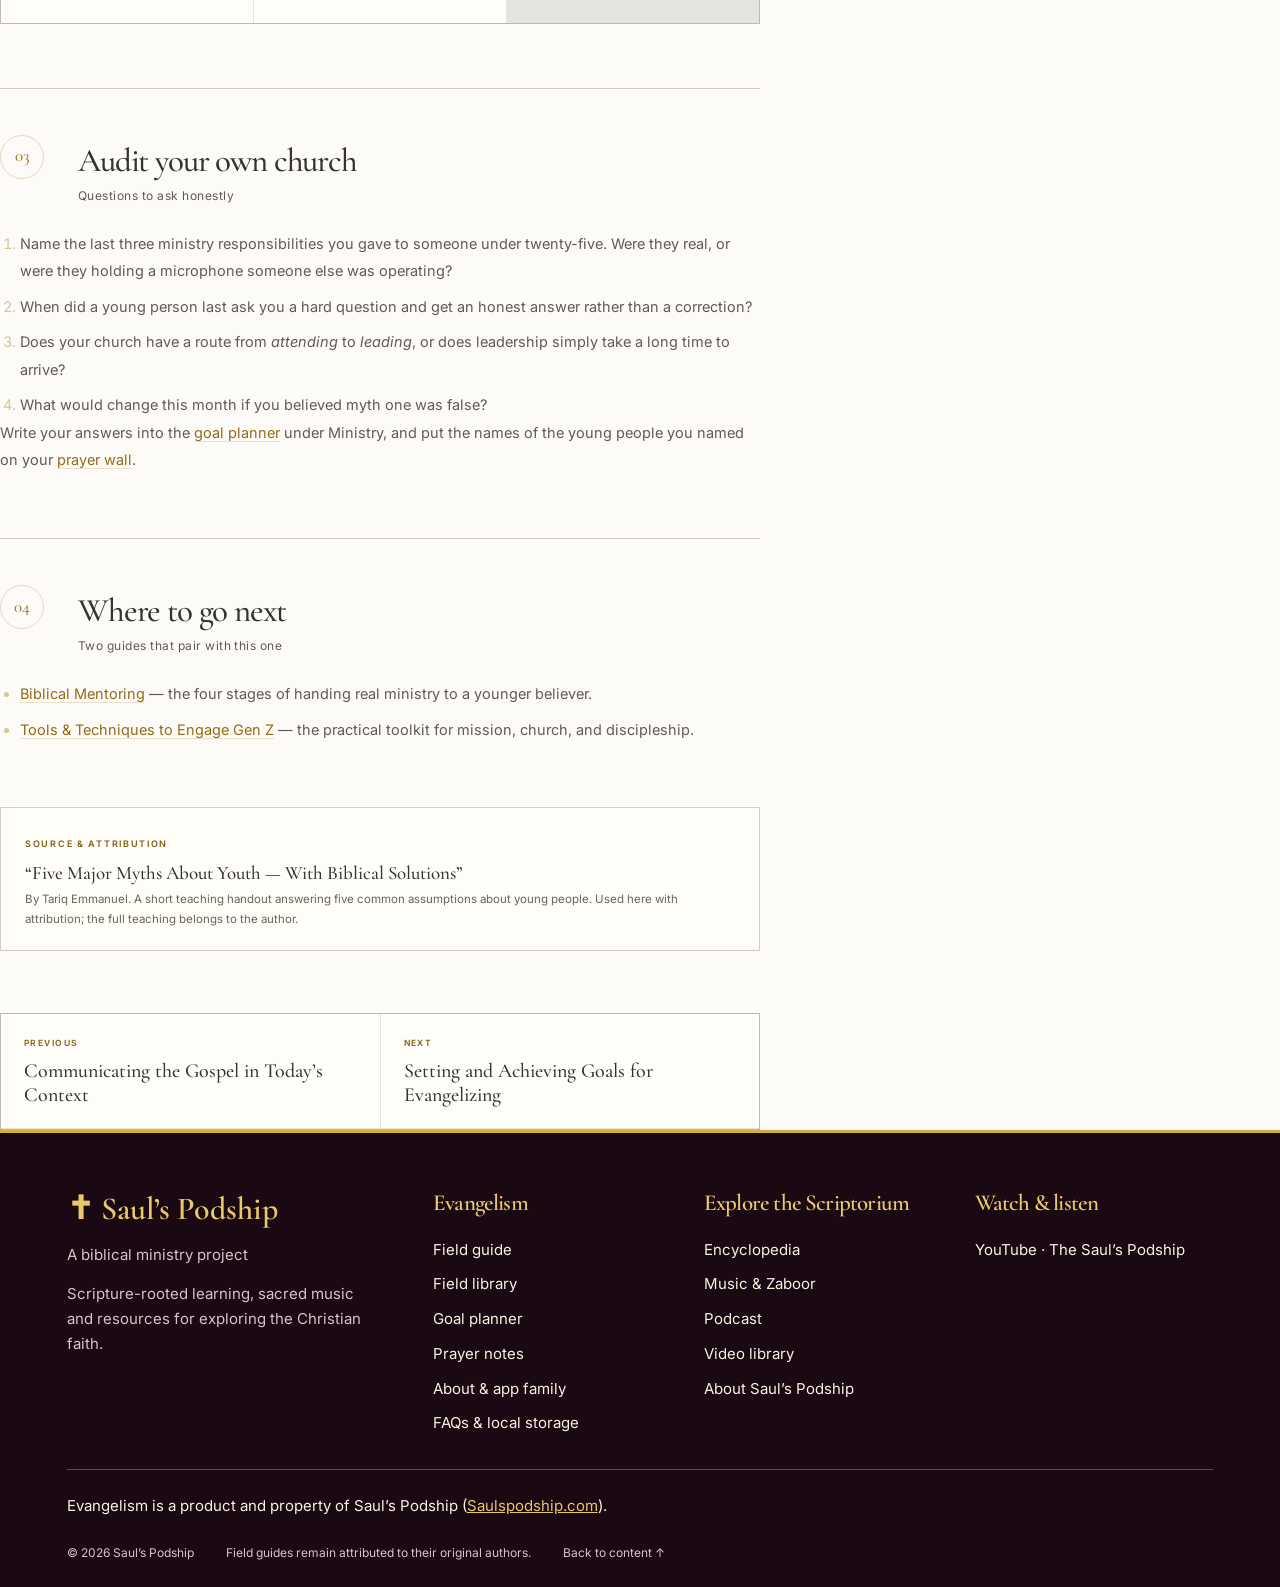
<file: library/five-myths-about-youth.html>
<!doctype html>
<html lang="en">
<head>
  <meta charset="utf-8">
  <meta name="viewport" content="width=device-width, initial-scale=1">
  <meta name="theme-color" content="#4A152C">
  <meta name="color-scheme" content="light">
  <meta name="mobile-web-app-capable" content="yes">
  <meta name="apple-mobile-web-app-capable" content="yes">
  <meta name="apple-mobile-web-app-title" content="Five Myths About Youth">
  <meta name="apple-mobile-web-app-status-bar-style" content="black-translucent">
  <meta name="description" content="Five common myths about young people in church, each answered with Scripture and a practical solution—from a handout by Tariq Emmanuel.">
  <meta property="og:type" content="website">
  <meta property="og:title" content="Five Major Myths About Youth — Evangelism Field Library">
  <meta property="og:description" content="“Youth are not ready.” “They only want entertainment.” Five assumptions, five biblical answers, five practical solutions.">
  <meta property="og:url" content="https://evangelism.saulspodship.com/library/five-myths-about-youth.html">
  <meta property="og:image" content="https://evangelism.saulspodship.com/images/og-evangelism.jpg">
  <meta name="twitter:card" content="summary_large_image">
  <link rel="canonical" href="https://evangelism.saulspodship.com/library/five-myths-about-youth.html">
  <link rel="icon" href="../icon.svg" type="image/svg+xml">
  <link rel="apple-touch-icon" href="../icons/icon-192.png">
  <link rel="manifest" href="../manifest.webmanifest">
  <link rel="preconnect" href="https://fonts.googleapis.com">
  <link rel="preconnect" href="https://fonts.gstatic.com" crossorigin>
  <link href="https://fonts.googleapis.com/css2?family=Cormorant+Garamond:ital,wght@0,400;0,500;0,600;1,400;1,500;1,600&family=Inter:wght@400;500;600;700&family=Noto+Sans+Arabic:wght@400;500;600;700&family=Noto+Sans+Devanagari:wght@400;500;600;700&display=swap" rel="stylesheet">
  <link rel="stylesheet" href="../styles.css">
  <link rel="stylesheet" href="./library.css">
  <title>Five Major Myths About Youth — Evangelism Field Library</title>
  <script type="application/ld+json">
    {
          "@context": "https://schema.org",
          "@type": "Article",
          "headline": "Five Major Myths About Youth — With Biblical Solutions",
          "author": {
                "@type": "Person",
                "name": "Tariq Emmanuel"
          },
          "url": "https://evangelism.saulspodship.com/library/five-myths-about-youth.html",
          "isPartOf": {
                "@type": "CollectionPage",
                "name": "The Field Library",
                "url": "https://evangelism.saulspodship.com/library/"
          },
          "publisher": {
                "@type": "Organization",
                "name": "Saul's Podship",
                "url": "https://www.saulspodship.com/"
          }
    }
  </script>
<meta property="og:site_name" content="Evangelism · Saul’s Podship">
<meta property="og:image:alt" content="Evangelism field guide share card: an open Bible, a brass cross and stained-glass light">
<meta property="og:image:width" content="1200">
<meta property="og:image:height" content="630">
<meta name="twitter:image:alt" content="Evangelism field guide share card: an open Bible, a brass cross and stained-glass light">
<meta name="twitter:title" content="Five Major Myths About Youth — Evangelism Field Library">
<meta name="twitter:description" content="Five common myths about young people in church, each answered with Scripture and a practical solution—from a handout by Tariq Emmanuel.">
<meta name="twitter:image" content="https://evangelism.saulspodship.com/images/og-evangelism.jpg">
<script type="application/ld+json">{
  "@context": "https://schema.org",
  "@graph": [
    {
      "@type": "Organization",
      "@id": "https://www.saulspodship.com/#organization",
      "name": "Saul’s Podship",
      "url": "https://www.saulspodship.com/"
    },
    {
      "@type": "WebSite",
      "@id": "https://evangelism.saulspodship.com/#website",
      "name": "Evangelism",
      "url": "https://evangelism.saulspodship.com/",
      "publisher": {
        "@id": "https://www.saulspodship.com/#organization"
      }
    },
    {
      "@type": "WebPage",
      "@id": "https://evangelism.saulspodship.com/library/five-myths-about-youth.html#webpage",
      "url": "https://evangelism.saulspodship.com/library/five-myths-about-youth.html",
      "name": "Five Major Myths About Youth — Evangelism Field Library",
      "description": "Five common myths about young people in church, each answered with Scripture and a practical solution—from a handout by Tariq Emmanuel.",
      "isPartOf": {
        "@id": "https://evangelism.saulspodship.com/#website"
      },
      "publisher": {
        "@id": "https://www.saulspodship.com/#organization"
      }
    }
  ]
}</script>
</head>
<body>
  <a class="skip-link" href="#main">Skip to content</a>
  <svg class="icon-definitions" xmlns="http://www.w3.org/2000/svg" aria-hidden="true" focusable="false">
    <symbol id="icon-arrow" viewBox="0 0 24 24"><path d="M4.5 12h14M12.5 5.5 19 12l-6.5 6.5" fill="none" stroke="currentColor" stroke-linecap="round" stroke-linejoin="round" stroke-width="1.5"/></symbol>
    <symbol id="icon-external" viewBox="0 0 24 24"><path d="M14 5h5v5M19 5l-9 9M18 13v5a1 1 0 0 1-1 1H6a1 1 0 0 1-1-1V7a1 1 0 0 1 1-1h5" fill="none" stroke="currentColor" stroke-linecap="round" stroke-linejoin="round" stroke-width="1.5"/></symbol>
    <symbol id="icon-plus" viewBox="0 0 24 24"><path d="M12 5v14M5 12h14" fill="none" stroke="currentColor" stroke-linecap="round" stroke-width="1.5"/></symbol>
    <symbol id="icon-spark" viewBox="0 0 24 24"><path d="M12 2.8 14.2 9.8 21.2 12l-7 2.2-2.2 7-2.2-7L2.8 12l7-2.2L12 2.8Z" fill="none" stroke="currentColor" stroke-linejoin="round" stroke-width="1.35"/></symbol>
    <symbol id="icon-book" viewBox="0 0 24 24"><path d="M3.5 5.5c3.1-.9 5.8-.4 8.5 1.5v12c-2.7-1.9-5.4-2.4-8.5-1.5v-12ZM20.5 5.5c-3.1-.9-5.8-.4-8.5 1.5v12c2.7-1.9 5.4-2.4 8.5-1.5v-12Z" fill="none" stroke="currentColor" stroke-linejoin="round" stroke-width="1.35"/></symbol>
    <symbol id="icon-cross" viewBox="0 0 24 24"><path d="M12 3v18M5 9h14" fill="none" stroke="currentColor" stroke-linecap="round" stroke-width="1.5"/></symbol>
    <symbol id="icon-people" viewBox="0 0 24 24"><path d="M15.5 20v-1.6a3.6 3.6 0 0 0-3.6-3.6H6.6A3.6 3.6 0 0 0 3 18.4V20M9.25 11.4a3.5 3.5 0 1 0 0-7 3.5 3.5 0 0 0 0 7ZM21 20v-1.6a3.6 3.6 0 0 0-2.7-3.48M15.6 4.62a3.6 3.6 0 0 1 0 6.76" fill="none" stroke="currentColor" stroke-linecap="round" stroke-linejoin="round" stroke-width="1.4"/></symbol>
    <symbol id="icon-compass" viewBox="0 0 24 24"><circle cx="12" cy="12" r="9" fill="none" stroke="currentColor" stroke-width="1.4"/><path d="m15.6 8.4-2.1 5.1-5.1 2.1 2.1-5.1 5.1-2.1Z" fill="none" stroke="currentColor" stroke-linejoin="round" stroke-width="1.4"/></symbol>
    <symbol id="icon-megaphone" viewBox="0 0 24 24"><path d="M4 10v4a1 1 0 0 0 1 1h2l7 4V5L7 9H5a1 1 0 0 0-1 1ZM17 9.5a3.5 3.5 0 0 1 0 5M7 15v5" fill="none" stroke="currentColor" stroke-linecap="round" stroke-linejoin="round" stroke-width="1.4"/></symbol>
    <symbol id="icon-target" viewBox="0 0 24 24"><circle cx="12" cy="12" r="8.5" fill="none" stroke="currentColor" stroke-width="1.4"/><circle cx="12" cy="12" r="4.5" fill="none" stroke="currentColor" stroke-width="1.4"/><circle cx="12" cy="12" r="1.1" fill="currentColor"/></symbol>
    <symbol id="icon-shield" viewBox="0 0 24 24"><path d="M12 3.2 19 6v6c0 4.2-2.9 7.2-7 8.8-4.1-1.6-7-4.6-7-8.8V6l7-2.8Z" fill="none" stroke="currentColor" stroke-linejoin="round" stroke-width="1.4"/><path d="m9 12 2.2 2.2L15.4 10" fill="none" stroke="currentColor" stroke-linecap="round" stroke-linejoin="round" stroke-width="1.4"/></symbol>
    <symbol id="icon-chart" viewBox="0 0 24 24"><path d="M4 20h16M7.5 20v-6.5M12 20V7M16.5 20v-9.5" fill="none" stroke="currentColor" stroke-linecap="round" stroke-width="1.5"/></symbol>
    <symbol id="icon-tool" viewBox="0 0 24 24"><path d="M14.6 6.2a3.9 3.9 0 0 0 5.2 5.2l-8.3 8.3a2 2 0 0 1-2.8 0l-2-2a2 2 0 0 1 0-2.8l7.9-8.7Z" fill="none" stroke="currentColor" stroke-linecap="round" stroke-linejoin="round" stroke-width="1.4"/></symbol>
    <symbol id="icon-note" viewBox="0 0 24 24"><path d="M6 3.5h8.5L19 8v12.5H6V3.5Z" fill="none" stroke="currentColor" stroke-linejoin="round" stroke-width="1.4"/><path d="M14 3.7V8h4.3M9 12.5h6M9 16h4" fill="none" stroke="currentColor" stroke-linecap="round" stroke-width="1.4"/></symbol>
    <symbol id="icon-lock" viewBox="0 0 24 24"><rect x="5" y="10.5" width="14" height="9.5" rx="1.6" fill="none" stroke="currentColor" stroke-width="1.4"/><path d="M8.5 10.5V8a3.5 3.5 0 0 1 7 0v2.5" fill="none" stroke="currentColor" stroke-linecap="round" stroke-width="1.4"/></symbol>
    <symbol id="icon-check" viewBox="0 0 24 24"><path d="m5 12.5 4.5 4.5L19 7" fill="none" stroke="currentColor" stroke-linecap="round" stroke-linejoin="round" stroke-width="1.6"/></symbol>
    <symbol id="icon-hands" viewBox="0 0 24 24"><path d="M12 8.4S10.8 6 8.9 6a2.6 2.6 0 0 0-2.6 2.6c0 3.2 5.7 7 5.7 7s5.7-3.8 5.7-7A2.6 2.6 0 0 0 15.1 6C13.2 6 12 8.4 12 8.4Z" fill="none" stroke="currentColor" stroke-linejoin="round" stroke-width="1.4"/><path d="M4 19.2c2.6-1 5.3-1 8 0 2.7-1 5.4-1 8 0" fill="none" stroke="currentColor" stroke-linecap="round" stroke-width="1.4"/></symbol>
    <symbol id="icon-search" viewBox="0 0 24 24"><circle cx="10.8" cy="10.8" r="6.3" fill="none" stroke="currentColor" stroke-width="1.4"/><path d="m15.4 15.4 4 4" fill="none" stroke="currentColor" stroke-linecap="round" stroke-width="1.4"/></symbol>
    <symbol id="icon-copy" viewBox="0 0 24 24"><rect x="8.5" y="8.5" width="11" height="11" rx="1.4" fill="none" stroke="currentColor" stroke-width="1.4"/><path d="M15.5 5.5H6a1.5 1.5 0 0 0-1.5 1.5v9.5" fill="none" stroke="currentColor" stroke-linecap="round" stroke-width="1.4"/></symbol>
    <symbol id="icon-download" viewBox="0 0 24 24"><path d="M12 4v10.5M7.5 10.5 12 15l4.5-4.5M4.5 19.5h15" fill="none" stroke="currentColor" stroke-linecap="round" stroke-linejoin="round" stroke-width="1.5"/></symbol>
    <symbol id="icon-print" viewBox="0 0 24 24"><path d="M7 8.5V4.5h10v4M7 17.5H5a1 1 0 0 1-1-1v-6a1 1 0 0 1 1-1h14a1 1 0 0 1 1 1v6a1 1 0 0 1-1 1h-2M7 14h10v5.5H7V14Z" fill="none" stroke="currentColor" stroke-linecap="round" stroke-linejoin="round" stroke-width="1.4"/></symbol>
  </svg>

  <header class="site-header">
    <div class="container header-inner">
      <a class="brand" href="/#top" aria-label="Saul's Podship Evangelism, back to the main guide">
        <span class="brand-mark" aria-hidden="true">
          <svg viewBox="0 0 44 44" fill="none">
            <circle cx="22" cy="22" r="20" stroke="currentColor" stroke-width=".8"/>
            <path d="M22 9.5v25M14.5 17h15" stroke="currentColor" stroke-width="1.3" stroke-linecap="round"/>
            <path d="M12 30.5c3.2-1.1 6.4-.7 10 1.4 3.6-2.1 6.8-2.5 10-1.4V35c-3.2-1.1-6.4-.7-10 1.4-3.6-2.1-6.8-2.5-10-1.4v-4.5Z" fill="#10110f" stroke="currentColor" stroke-width=".85" stroke-linejoin="round"/>
          </svg>
        </span>
        <span class="brand-copy">
          <strong>Saul's Podship</strong>
          <span>Evangelism field library</span>
        </span>
      </a>
      <nav class="primary-nav" id="primary-navigation" aria-label="Main navigation">
        <a href="/library/">Field library</a>
        <a href="./goal-planner.html">Goal planner</a>
        <a href="./prayer-notes.html">Prayer notes</a>
        <a href="/">Full guide</a>
      </nav>
      <div class="header-actions">
        <button class="install-button" id="install-app" type="button" aria-label="Install the Evangelism field guide">
          <svg class="icon" aria-hidden="true"><use href="#icon-plus"/></svg>
          <span>Install app</span>
        </button>
        <a class="header-parent-link" href="https://www.saulspodship.com/" target="_blank" rel="noopener noreferrer">
          Visit the Podship <svg class="icon" aria-hidden="true"><use href="#icon-external"/></svg>
        </a>
      </div>
      <button class="menu-toggle" id="menu-toggle" type="button" aria-expanded="false" aria-controls="primary-navigation" aria-label="Open navigation menu">
        <span></span><span></span>
      </button>
    </div>
  </header>

  <main id="main">
    <nav class="container lib-breadcrumb" aria-label="Breadcrumb">
      <a href="/">Evangelism</a>
      <span aria-hidden="true">/</span>
      <a href="/library/">Field library</a>
      <span aria-hidden="true">/</span>
      <span>Five Major Myths About Youth</span>
    </nav>

    <section class="lib-hero" aria-labelledby="page-title">
      <div class="container lib-hero-inner">
        <div>
          <p class="section-kicker"><span>GUIDE 03 — CORRECTING MYTHS</span></p>
          <h1 id="page-title">Five major myths<br><em>about youth.</em></h1>
          <p class="lib-lede">Every church has a sentence it repeats about young people. Five of the most common ones are false—and each has Scripture to answer it and a step to take this month.</p>
        </div>
        <div class="lib-hero-aside">
          <ul class="lib-meta-list">
            <li><span class="lib-meta-label">Author</span><span>Tariq Emmanuel</span></li>
            <li><span class="lib-meta-label">Theme</span><span>Youth in the church</span></li>
            <li><span class="lib-meta-label">Reading</span><span>About 5 minutes</span></li>
            <li><span class="lib-meta-label">Source</span><span>Seminar handout, web edition</span></li>
          </ul>
        </div>
      </div>
    </section>


      <div class="lib-guide-layout">
        <article class="lib-prose">


          <div class="lib-callout">
            <span class="micro-label">READ THIS ONE IN A ROOM</span>
            <p>Five sentences get repeated about young people in almost every church. Every one of them is a myth, and every one has a biblical answer and a practical solution attached. Read them slowly—and notice which one you have said out loud.</p>
          </div>


          <section class="lib-block" id="the-myths">
            <div class="lib-block-head">
              <span class="lib-block-num">01</span>
              <div>
                <h2>Five myths and the truth that answers them</h2>
                <p>Each myth with its Scripture and its solution</p>
              </div>
            </div>

            <div class="lib-stack">
              <section class="lib-stack-item">
                <header><span>Myth 1</span><h3>“Youth are not ready for serious spiritual responsibility.”</h3></header>
                <div class="lib-truth">
                  <div>
                    <h4>Biblical truth</h4>
                    <p>God has always used young people in powerful ways.</p>
<ul>
              <li><strong>Samuel</strong> heard God's voice as a child (1 Samuel 3).</li>
              <li><strong>David</strong> was chosen and anointed as a youth (1 Samuel 16).</li>
              <li><strong>Jeremiah</strong> said, “I am too young,” but God replied, “Do not say, ‘I am too young’… I am with you” (Jeremiah 1:6–8).</li>
              <li><strong>Timothy</strong> was young, yet Paul trusted him to lead churches (1 Timothy 4:12).</li>
            </ul>
                  </div>
                  <div>
                    <h4>The solution</h4>
                    <p>Give youth <strong>real ministry roles</strong>—worship, tech, teaching moments, missions, small groups—not just entertainment.</p>
                  </div>
                </div>
                <div class="lib-verses">
                  <a class="lib-verse" href="https://www.bible.com/bible/111/1SA.3.NIV" target="_blank" rel="noopener noreferrer"><svg class="icon" aria-hidden="true"><use href="#icon-book"/></svg> 1 Samuel 3</a>
                  <a class="lib-verse" href="https://www.bible.com/bible/111/1SA.16.NIV" target="_blank" rel="noopener noreferrer"><svg class="icon" aria-hidden="true"><use href="#icon-book"/></svg> 1 Samuel 16</a>
                  <a class="lib-verse" href="https://www.bible.com/bible/111/JER.1.6-8.NIV" target="_blank" rel="noopener noreferrer"><svg class="icon" aria-hidden="true"><use href="#icon-book"/></svg> Jeremiah 1:6–8</a>
                  <a class="lib-verse" href="https://www.bible.com/bible/111/1TI.4.12.NIV" target="_blank" rel="noopener noreferrer"><svg class="icon" aria-hidden="true"><use href="#icon-book"/></svg> 1 Timothy 4:12</a>
                </div>
              </section>
              <section class="lib-stack-item">
                <header><span>Myth 2</span><h3>“Youth only want entertainment, not discipleship.”</h3></header>
                <div class="lib-truth">
                  <div>
                    <h4>Biblical truth</h4>
                    <p>Jesus called young disciples to a radical, costly path.</p>
<ul>
              <li>Jesus called his followers to take up their cross daily and follow Him (Luke 9:23).</li>
              <li>The early disciples were likely teenagers and young adults.</li>
              <li>They followed Jesus not because of entertainment, but because of <strong>truth</strong>, <strong>purpose</strong>, and <strong>calling</strong>.</li>
            </ul>
                  </div>
                  <div>
                    <h4>The solution</h4>
                    <p>Teach the Bible <strong>deeply</strong>, honestly, and practically. Give youth a <strong>mission</strong>, not a show.</p>
                  </div>
                </div>
                <div class="lib-verses">
                  <a class="lib-verse" href="https://www.bible.com/bible/111/LUK.9.23.NIV" target="_blank" rel="noopener noreferrer"><svg class="icon" aria-hidden="true"><use href="#icon-book"/></svg> Luke 9:23</a>
                </div>
              </section>
              <section class="lib-stack-item">
                <header><span>Myth 3</span><h3>“Youth are naturally rebellious and difficult to guide.”</h3></header>
                <div class="lib-truth">
                  <div>
                    <h4>Biblical truth</h4>
                    <p>Youth are responsive to love, patience, and shepherding.</p>
<ul>
              <li>Jesus welcomed children and youth: “Let the little children come to me” (Matthew 19:14).</li>
              <li>Paul instructed leaders to correct gently, not harshly (2 Timothy 2:24–25).</li>
              <li>Proverbs teaches guidance through <strong>relationship</strong>, not force (Proverbs 22:6).</li>
            </ul>
                  </div>
                  <div>
                    <h4>The solution</h4>
                    <p>Invest in <strong>mentoring relationships</strong>, not just preaching. Speak <strong>with</strong> youth, not <strong>at</strong> youth.</p>
                  </div>
                </div>
                <div class="lib-verses">
                  <a class="lib-verse" href="https://www.bible.com/bible/111/MAT.19.14.NIV" target="_blank" rel="noopener noreferrer"><svg class="icon" aria-hidden="true"><use href="#icon-book"/></svg> Matthew 19:14</a>
                  <a class="lib-verse" href="https://www.bible.com/bible/111/2TI.2.24-25.NIV" target="_blank" rel="noopener noreferrer"><svg class="icon" aria-hidden="true"><use href="#icon-book"/></svg> 2 Timothy 2:24–25</a>
                  <a class="lib-verse" href="https://www.bible.com/bible/111/PRO.22.6.NIV" target="_blank" rel="noopener noreferrer"><svg class="icon" aria-hidden="true"><use href="#icon-book"/></svg> Proverbs 22:6</a>
                </div>
              </section>
              <section class="lib-stack-item">
                <header><span>Myth 4</span><h3>“Youth don’t care about the church or God.”</h3></header>
                <div class="lib-truth">
                  <div>
                    <h4>Biblical truth</h4>
                    <p>Young people deeply desire purpose, identity, and truth.</p>
<ul>
              <li>Solomon says: “Remember your Creator in the days of your youth” (Ecclesiastes 12:1).</li>
              <li>Timothy served faithfully from childhood (2 Timothy 3:14–15).</li>
              <li>Young people are often the <strong>first responders</strong> to God's call (Matthew 4:18–22).</li>
            </ul>
                  </div>
                  <div>
                    <h4>The solution</h4>
                    <p>Show youth that faith is <strong>relevant</strong>, alive, meaningful, and connected to their world. Help them discover their <strong>identity in Christ</strong>, not culture.</p>
                  </div>
                </div>
                <div class="lib-verses">
                  <a class="lib-verse" href="https://www.bible.com/bible/111/ECC.12.1.NIV" target="_blank" rel="noopener noreferrer"><svg class="icon" aria-hidden="true"><use href="#icon-book"/></svg> Ecclesiastes 12:1</a>
                  <a class="lib-verse" href="https://www.bible.com/bible/111/2TI.3.14-15.NIV" target="_blank" rel="noopener noreferrer"><svg class="icon" aria-hidden="true"><use href="#icon-book"/></svg> 2 Timothy 3:14–15</a>
                  <a class="lib-verse" href="https://www.bible.com/bible/111/MAT.4.18-22.NIV" target="_blank" rel="noopener noreferrer"><svg class="icon" aria-hidden="true"><use href="#icon-book"/></svg> Matthew 4:18–22</a>
                </div>
              </section>
              <section class="lib-stack-item">
                <header><span>Myth 5</span><h3>“Youth are too influenced by culture and technology to grow spiritually.”</h3></header>
                <div class="lib-truth">
                  <div>
                    <h4>Biblical truth</h4>
                    <p>God's truth can renew minds regardless of culture.</p>
<ul>
              <li>Scripture teaches that minds are renewed rather than merely restrained (Romans 12:2).</li>
              <li><strong>Daniel</strong>, a teenager in Babylon, remained faithful in a pagan culture (Daniel 1:8).</li>
              <li><strong>Joseph</strong> served God faithfully in Egypt as a young man.</li>
              <li>God's Word is powerful in <strong>every generation</strong> (Psalm 119:9).</li>
            </ul>
                  </div>
                  <div>
                    <h4>The solution</h4>
                    <p>Teach youth how to use technology for <strong>God's glory</strong>: Bible apps, Christian music, devotionals, healthy digital boundaries, and accountability.</p>
                  </div>
                </div>
                <div class="lib-verses">
                  <a class="lib-verse" href="https://www.bible.com/bible/111/ROM.12.2.NIV" target="_blank" rel="noopener noreferrer"><svg class="icon" aria-hidden="true"><use href="#icon-book"/></svg> Romans 12:2</a>
                  <a class="lib-verse" href="https://www.bible.com/bible/111/DAN.1.8.NIV" target="_blank" rel="noopener noreferrer"><svg class="icon" aria-hidden="true"><use href="#icon-book"/></svg> Daniel 1:8</a>
                  <a class="lib-verse" href="https://www.bible.com/bible/111/PSA.119.9.NIV" target="_blank" rel="noopener noreferrer"><svg class="icon" aria-hidden="true"><use href="#icon-book"/></svg> Psalm 119:9</a>
                </div>
              </section>
            </div>
          </section>


          <section class="lib-block" id="pattern">
            <div class="lib-block-head">
              <span class="lib-block-num">02</span>
              <div>
                <h2>The pattern in all five</h2>
                <p>What every myth has in common</p>
              </div>
            </div>

            <p>Look at the five together and a shape appears. Every myth assumes the problem is the young person. Every answer assumes the problem is the <em>distance</em>—and moves an adult closer.</p>

            <div class="lib-pillars">
              <div class="lib-pillar"><b>Myth says: not ready</b><p>Answer: give them something real to carry.</p></div>
              <div class="lib-pillar"><b>Myth says: only want fun</b><p>Answer: give them a mission worth the cost.</p></div>
              <div class="lib-pillar"><b>Myth says: rebellious</b><p>Answer: shepherd instead of controlling.</p></div>
              <div class="lib-pillar"><b>Myth says: they don't care</b><p>Answer: show them a faith that is actually alive.</p></div>
              <div class="lib-pillar"><b>Myth says: culture is too strong</b><p>Answer: teach them to use it for God's glory.</p></div>
            </div>
          </section>


          <section class="lib-block" id="audit">
            <div class="lib-block-head">
              <span class="lib-block-num">03</span>
              <div>
                <h2>Audit your own church</h2>
                <p>Questions to ask honestly</p>
              </div>
            </div>

<ol>
              <li>Name the last three ministry responsibilities you gave to someone under twenty-five. Were they real, or were they holding a microphone someone else was operating?</li>
              <li>When did a young person last ask you a hard question and get an honest answer rather than a correction?</li>
              <li>Does your church have a route from <em>attending</em> to <em>leading</em>, or does leadership simply take a long time to arrive?</li>
              <li>What would change this month if you believed myth one was false?</li>
            </ol>
            <p>Write your answers into the <a href="./goal-planner.html">goal planner</a> under Ministry, and put the names of the young people you named on your <a href="./prayer-notes.html">prayer wall</a>.</p>
          </section>


          <section class="lib-block" id="related">
            <div class="lib-block-head">
              <span class="lib-block-num">04</span>
              <div>
                <h2>Where to go next</h2>
                <p>Two guides that pair with this one</p>
              </div>
            </div>

<ul>
              <li><a href="./biblical-mentoring.html">Biblical Mentoring</a> — the four stages of handing real ministry to a younger believer.</li>
              <li><a href="./tools-to-engage-gen-z.html">Tools &amp; Techniques to Engage Gen Z</a> — the practical toolkit for mission, church, and discipleship.</li>
            </ul>
          </section>


          <div class="lib-source">
            <div class="lib-source-copy">
              <span class="micro-label">SOURCE &amp; ATTRIBUTION</span>
              <h3>“Five Major Myths About Youth — With Biblical Solutions”</h3>
              <p>By Tariq Emmanuel. A short teaching handout answering five common assumptions about young people. Used here with attribution; the full teaching belongs to the author.</p>
            </div>
          </div>


          <nav class="lib-pager" aria-label="Guide navigation">
            <a href="./communicating-the-gospel.html"><span>Previous</span><b>Communicating the Gospel in Today’s Context</b></a>
            <a href="./setting-goals-for-evangelism.html"><span>Next</span><b>Setting and Achieving Goals for Evangelizing</b></a>
          </nav>
        </article>

        <aside class="lib-rail" aria-label="On this page">
          <h2>On this page</h2>
          <ol>
            <li><a href="#the-myths">The five myths</a></li>
            <li><a href="#pattern">The pattern in all five</a></li>
            <li><a href="#audit">Audit your own church</a></li>
            <li><a href="#related">Where to go next</a></li>
          </ol>
          <p class="lib-rail-note">Five myths, five biblical answers, five solutions. It is a short handout—read it twice.</p>
        </aside>
      </div>

  </main>

  <footer class="site-footer pod-footer"><div class="container"><div class="pod-footer-grid"><div><a class="pod-footer-brand" href="https://www.saulspodship.com/">✝ Saul’s Podship</a><p>A biblical ministry project</p><p>Scripture-rooted learning, sacred music and resources for exploring the Christian faith.</p></div><nav aria-label="Evangelism footer"><h2>Evangelism</h2><a href="/">Field guide</a><a href="/library/">Field library</a><a href="/library/goal-planner.html">Goal planner</a><a href="/library/prayer-notes.html">Prayer notes</a><a href="/#about">About &amp; app family</a><a href="/#product-faq">FAQs &amp; local storage</a></nav><nav aria-label="Saul’s Podship resources"><h2>Explore the Scriptorium</h2><a href="https://www.saulspodship.com/#/encyclopedia">Encyclopedia</a><a href="https://www.saulspodship.com/#/music">Music &amp; Zaboor</a><a href="https://www.saulspodship.com/#/podcast">Podcast</a><a href="https://www.saulspodship.com/videos/">Video library</a><a href="https://www.saulspodship.com/#/about">About Saul’s Podship</a></nav><nav aria-label="Social links"><h2>Watch &amp; listen</h2><a href="https://www.youtube.com/@TheSaulsPodship">YouTube · The Saul’s Podship</a></nav></div><p class="pod-ownership">Evangelism is a product and property of Saul’s Podship (<a href="https://www.saulspodship.com/">Saulspodship.com</a>).</p><div class="pod-footer-bottom"><span>© 2026 Saul’s Podship</span><span>Field guides remain attributed to their original authors.</span><a href="#main">Back to content ↑</a></div></div></footer>

  <div class="toast" id="app-toast" role="status" aria-live="polite" aria-atomic="true"></div>
  <script src="../i18n.js" defer></script>
  <script src="./library.js" defer></script>
</body>
</html>
</file>
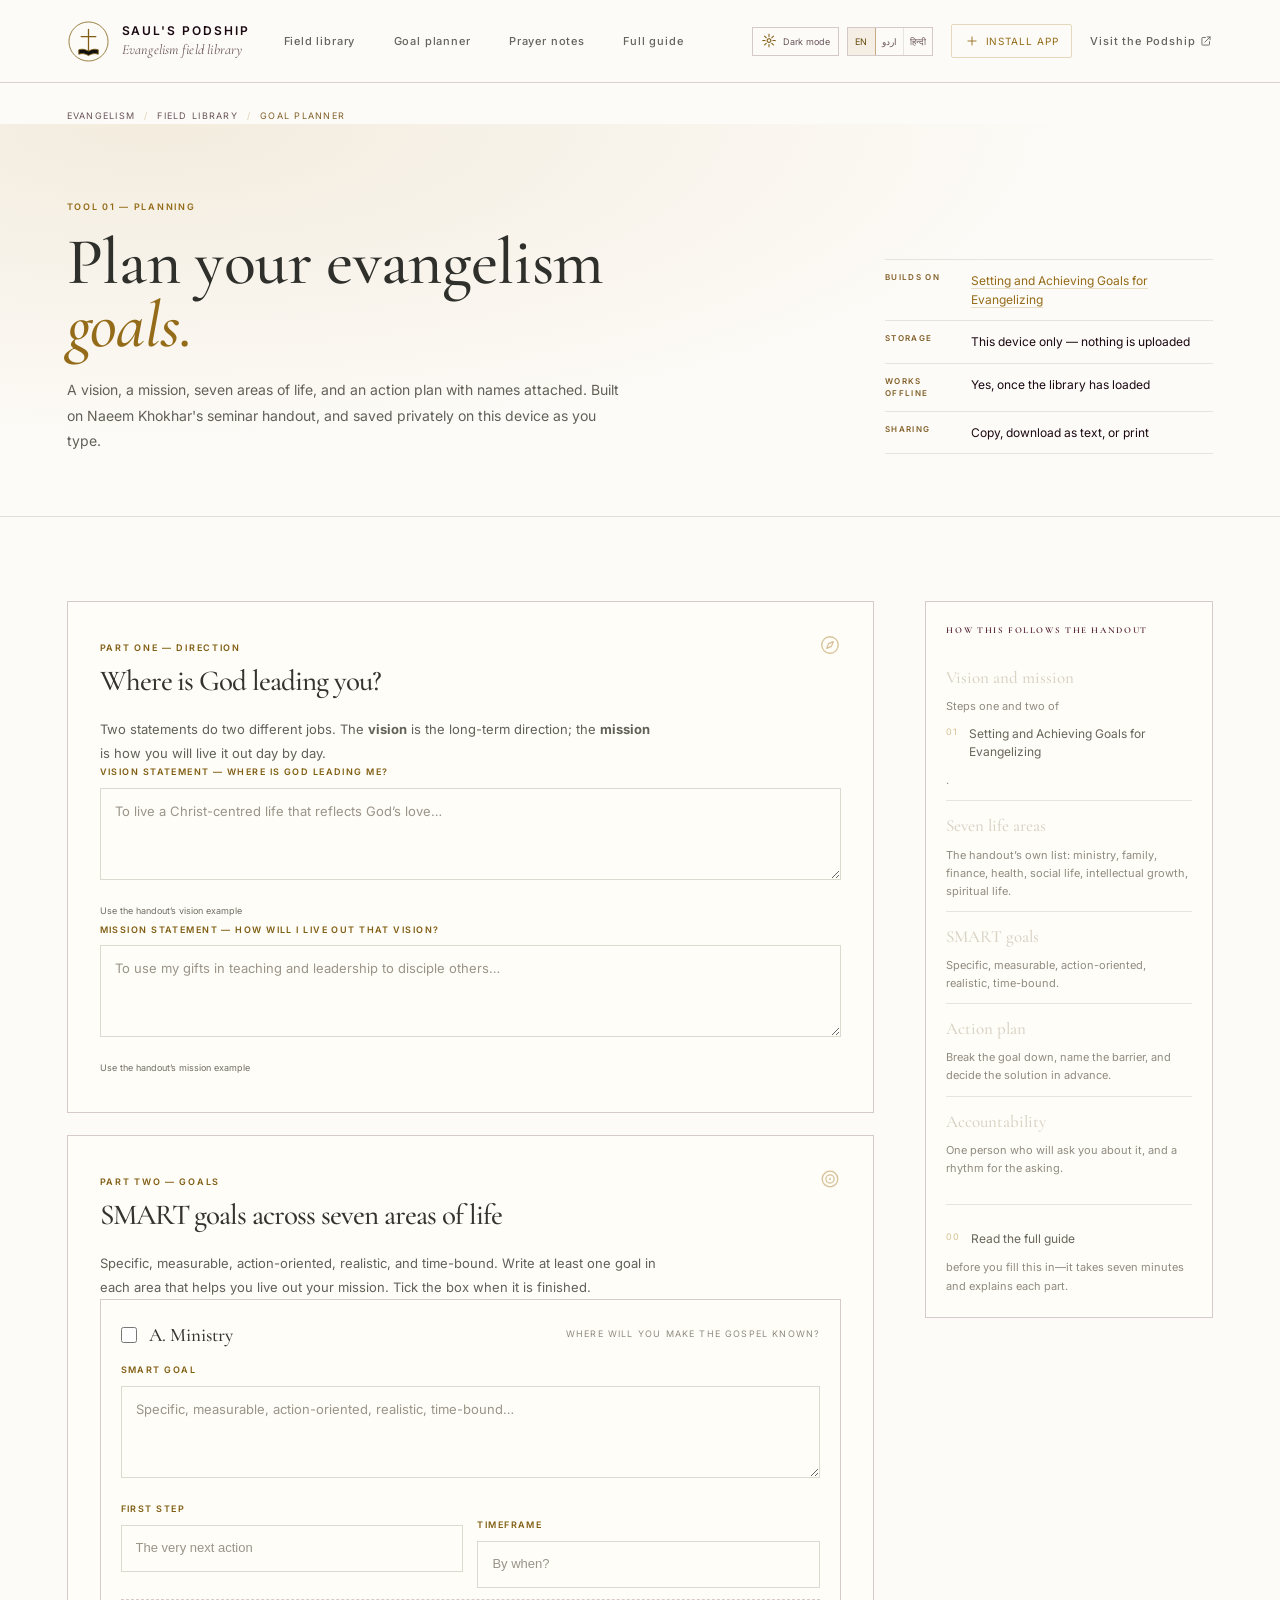
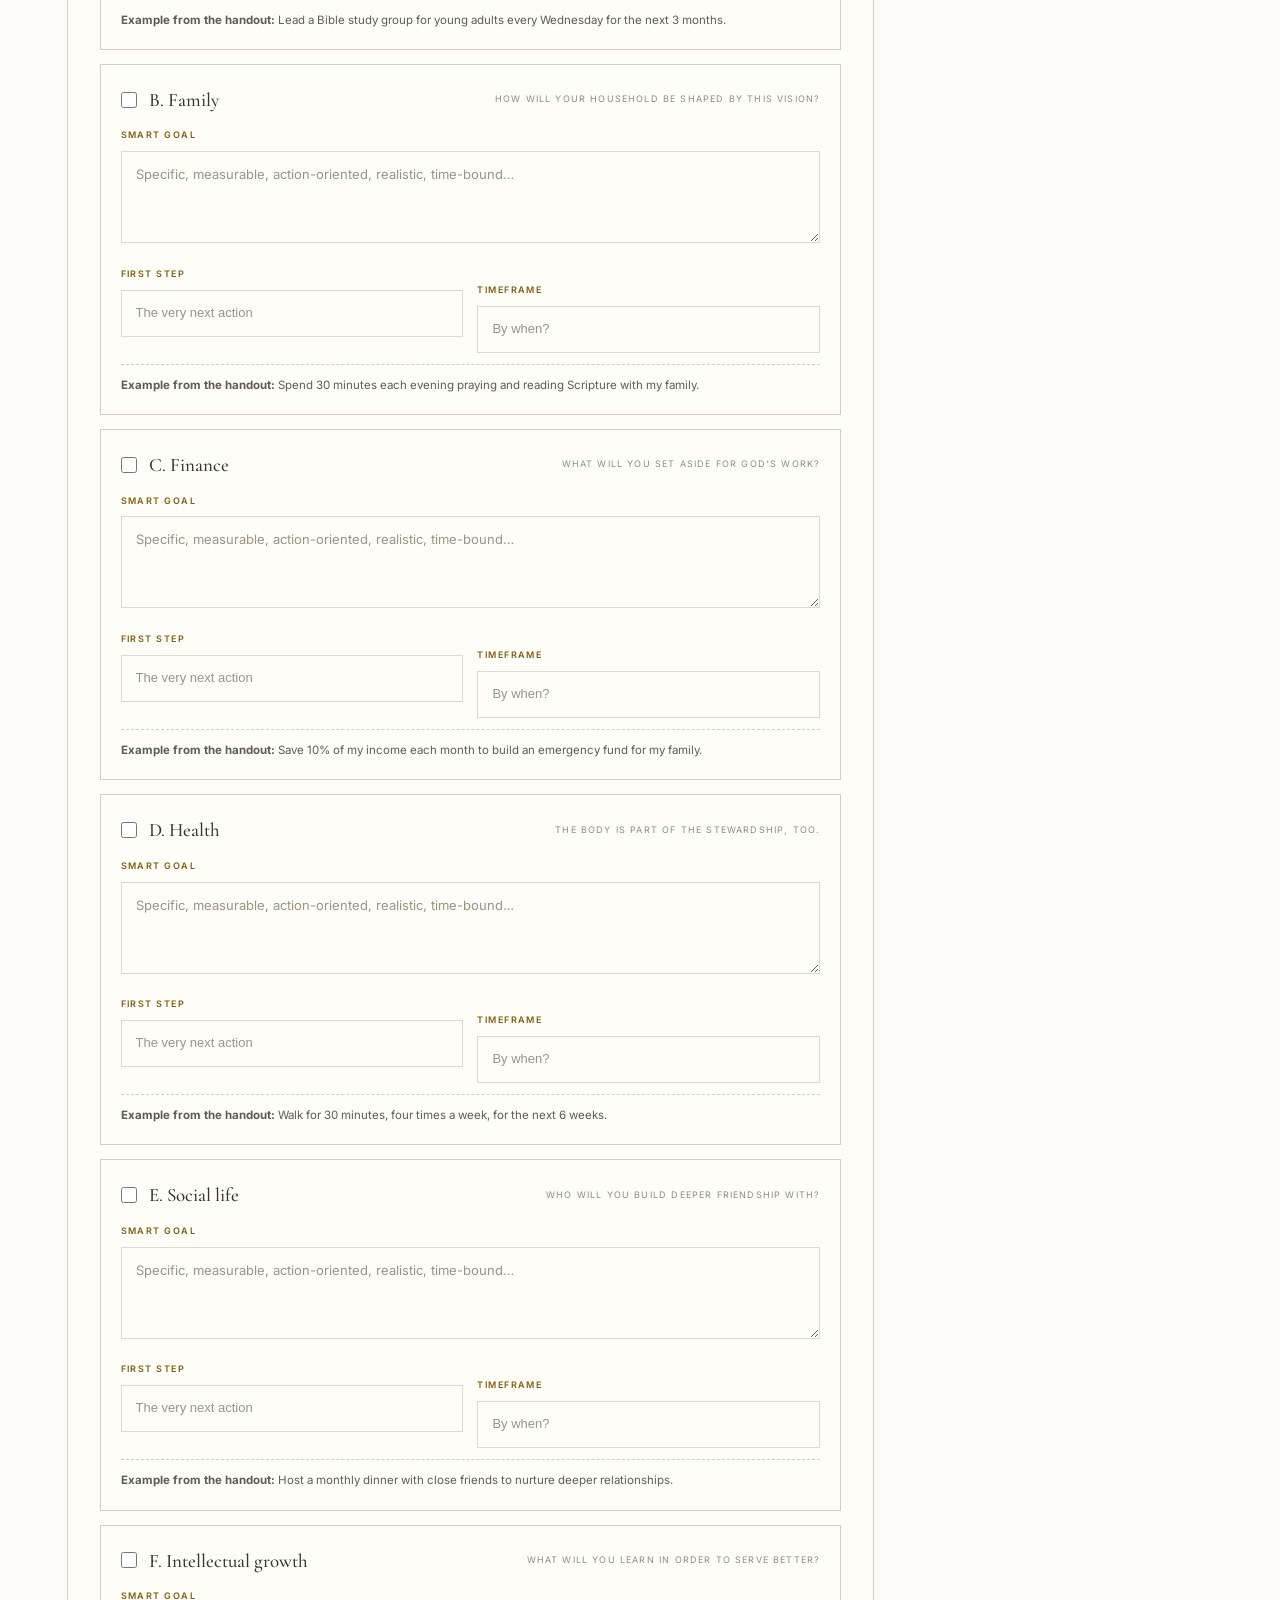
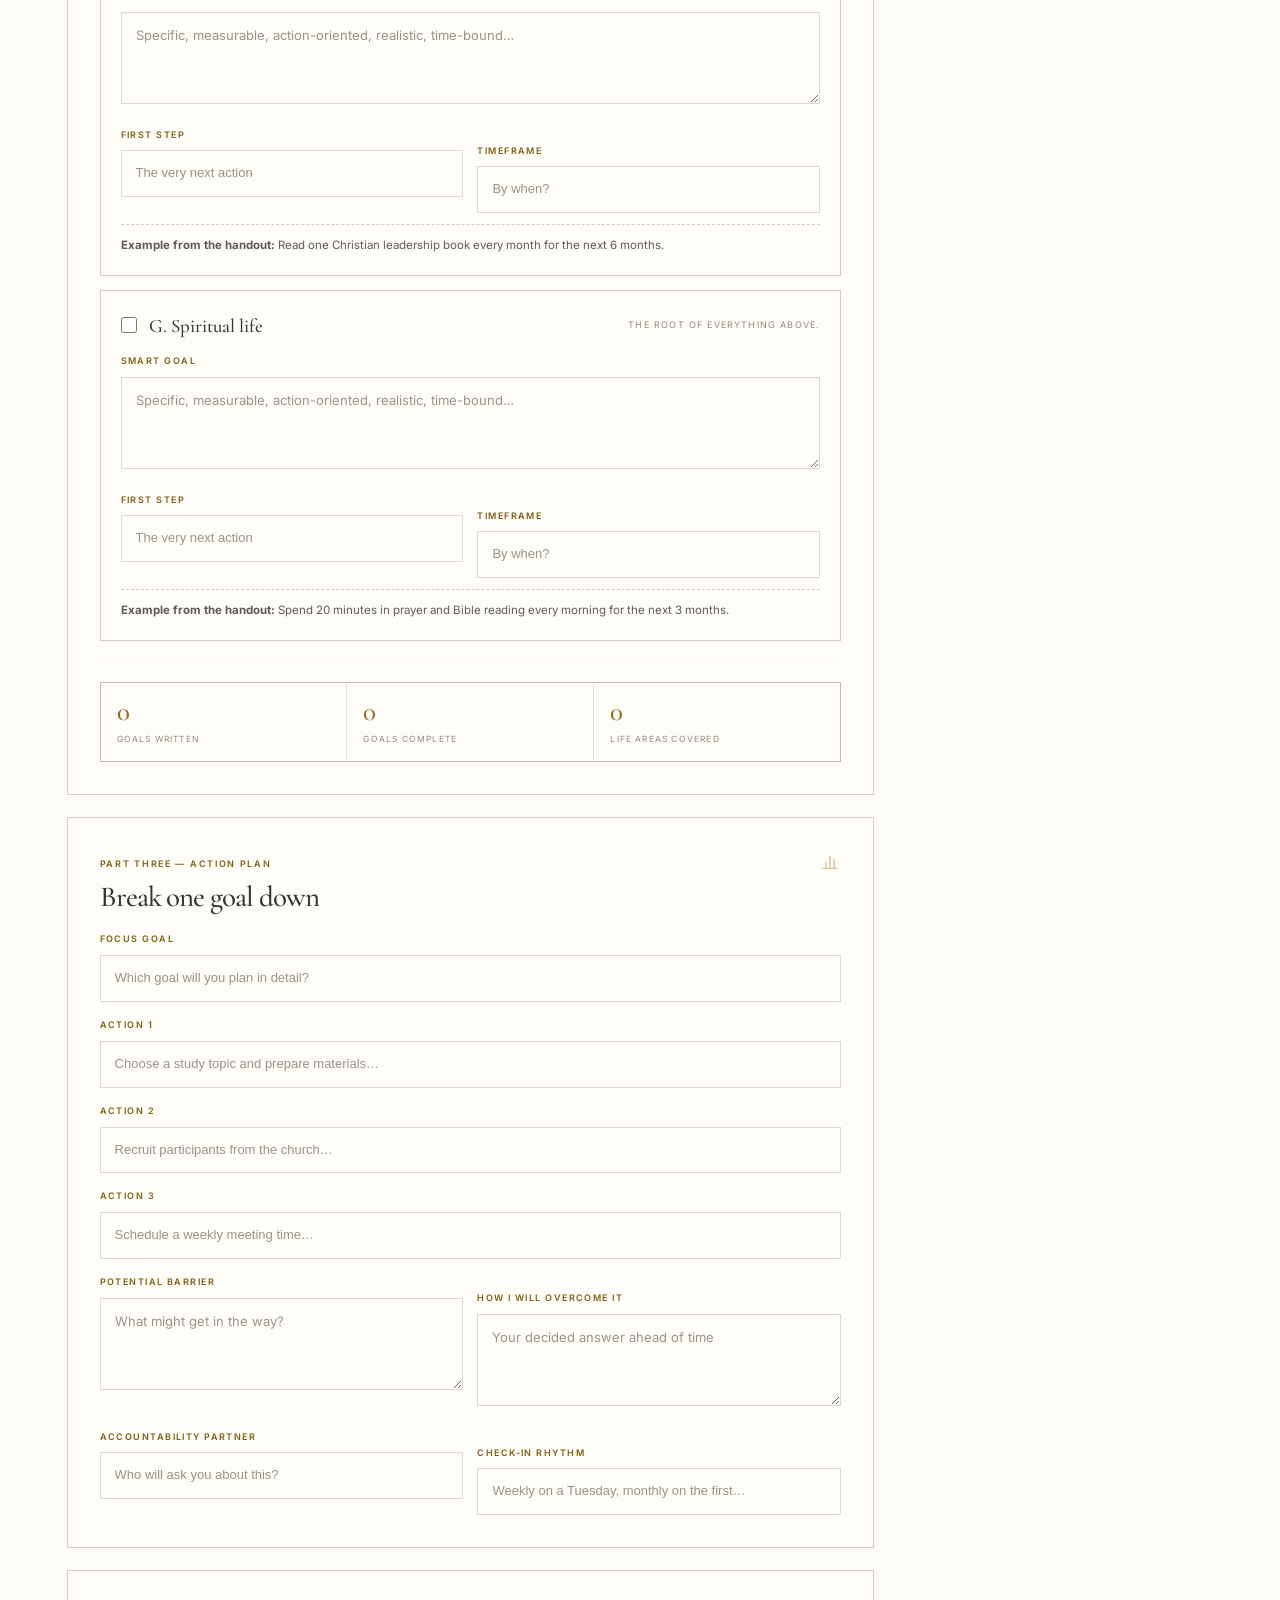
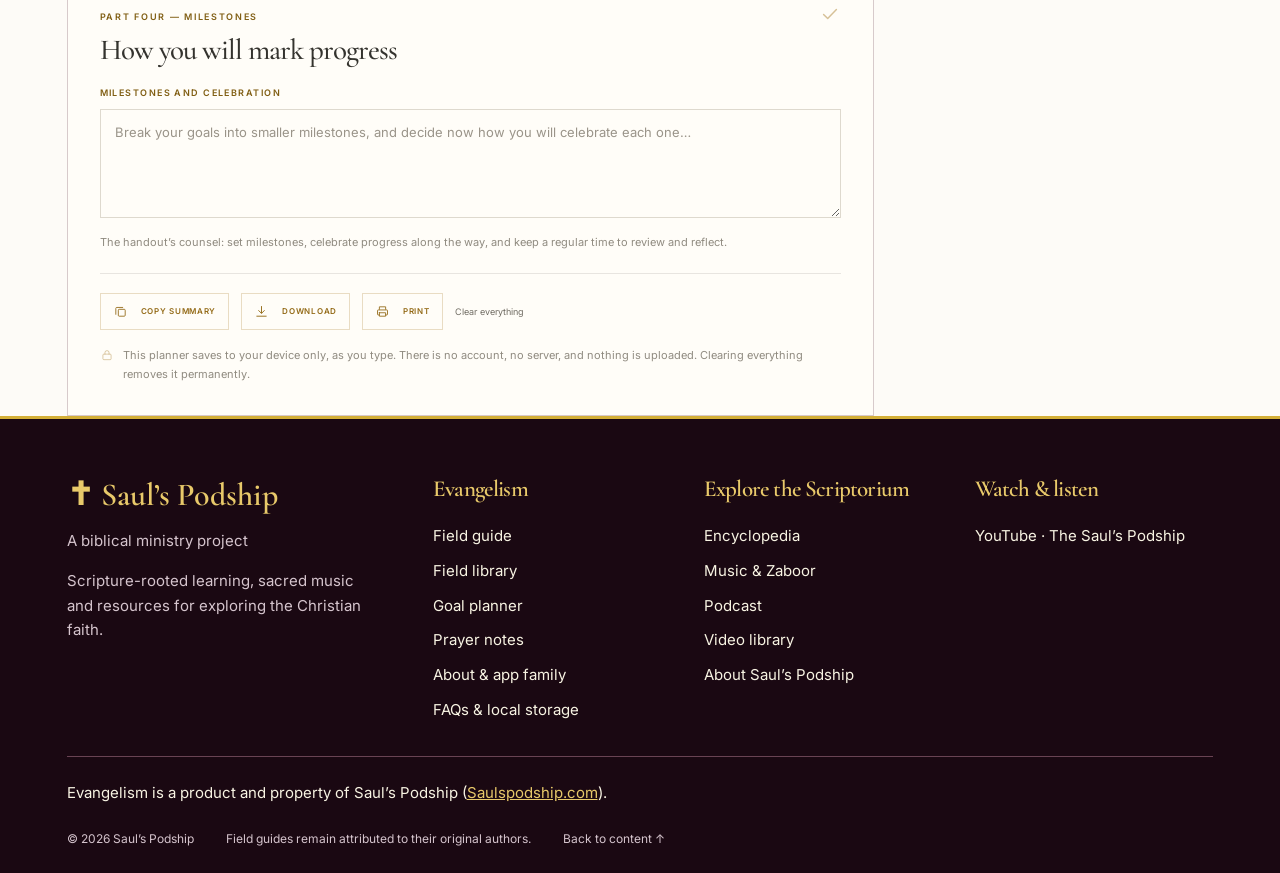
<file: library/goal-planner.html>
<!doctype html>
<html lang="en">
<head>
  <meta charset="utf-8">
  <meta name="viewport" content="width=device-width, initial-scale=1">
  <meta name="theme-color" content="#4A152C">
  <meta name="color-scheme" content="light">
  <meta name="mobile-web-app-capable" content="yes">
  <meta name="apple-mobile-web-app-capable" content="yes">
  <meta name="apple-mobile-web-app-title" content="Goal Planner">
  <meta name="apple-mobile-web-app-status-bar-style" content="black-translucent">
  <meta name="description" content="An on-device goal planner: write a vision and mission, set SMART goals in seven life areas, build an action plan, and track progress. Nothing is uploaded.">
  <meta property="og:type" content="website">
  <meta property="og:title" content="Evangelism Goal Planner — Evangelism Field Library">
  <meta property="og:description" content="Vision, mission, SMART goals, an action plan, and accountability—saved privately on your device.">
  <meta property="og:url" content="https://evangelism.saulspodship.com/library/goal-planner.html">
  <meta property="og:image" content="https://evangelism.saulspodship.com/images/og-evangelism.jpg">
  <meta name="twitter:card" content="summary_large_image">
  <link rel="canonical" href="https://evangelism.saulspodship.com/library/goal-planner.html">
  <link rel="icon" href="../icon.svg" type="image/svg+xml">
  <link rel="apple-touch-icon" href="../icons/icon-192.png">
  <link rel="manifest" href="../manifest.webmanifest">
  <link rel="preconnect" href="https://fonts.googleapis.com">
  <link rel="preconnect" href="https://fonts.gstatic.com" crossorigin>
  <link href="https://fonts.googleapis.com/css2?family=Cormorant+Garamond:ital,wght@0,400;0,500;0,600;1,400;1,500;1,600&family=Inter:wght@400;500;600;700&family=Noto+Sans+Arabic:wght@400;500;600;700&family=Noto+Sans+Devanagari:wght@400;500;600;700&display=swap" rel="stylesheet">
  <link rel="stylesheet" href="../styles.css">
  <link rel="stylesheet" href="./library.css">
  <title>Evangelism Goal Planner — Evangelism Field Library</title>
  <script type="application/ld+json">
    {
          "@context": "https://schema.org",
          "@type": "WebApplication",
          "name": "Evangelism Goal Planner",
          "applicationCategory": "EducationalApplication",
          "operatingSystem": "Any",
          "url": "https://evangelism.saulspodship.com/library/goal-planner.html",
          "current": "planner",
          "isPartOf": {
                "@type": "CollectionPage",
                "name": "The Field Library",
                "url": "https://evangelism.saulspodship.com/library/"
          },
          "publisher": {
                "@type": "Organization",
                "name": "Saul's Podship",
                "url": "https://www.saulspodship.com/"
          }
    }
  </script>
<meta property="og:site_name" content="Evangelism · Saul’s Podship">
<meta property="og:image:alt" content="Evangelism field guide share card: an open Bible, a brass cross and stained-glass light">
<meta property="og:image:width" content="1200">
<meta property="og:image:height" content="630">
<meta name="twitter:image:alt" content="Evangelism field guide share card: an open Bible, a brass cross and stained-glass light">
<meta name="twitter:title" content="Evangelism Goal Planner — Evangelism Field Library">
<meta name="twitter:description" content="An on-device goal planner: write a vision and mission, set SMART goals in seven life areas, build an action plan, and track progress. Nothing is uploaded.">
<meta name="twitter:image" content="https://evangelism.saulspodship.com/images/og-evangelism.jpg">
<script type="application/ld+json">{
  "@context": "https://schema.org",
  "@graph": [
    {
      "@type": "Organization",
      "@id": "https://www.saulspodship.com/#organization",
      "name": "Saul’s Podship",
      "url": "https://www.saulspodship.com/"
    },
    {
      "@type": "WebSite",
      "@id": "https://evangelism.saulspodship.com/#website",
      "name": "Evangelism",
      "url": "https://evangelism.saulspodship.com/",
      "publisher": {
        "@id": "https://www.saulspodship.com/#organization"
      }
    },
    {
      "@type": "WebPage",
      "@id": "https://evangelism.saulspodship.com/library/goal-planner.html#webpage",
      "url": "https://evangelism.saulspodship.com/library/goal-planner.html",
      "name": "Evangelism Goal Planner — Evangelism Field Library",
      "description": "An on-device goal planner: write a vision and mission, set SMART goals in seven life areas, build an action plan, and track progress. Nothing is uploaded.",
      "isPartOf": {
        "@id": "https://evangelism.saulspodship.com/#website"
      },
      "publisher": {
        "@id": "https://www.saulspodship.com/#organization"
      }
    }
  ]
}</script>
</head>
<body>
  <a class="skip-link" href="#main">Skip to content</a>
  <svg class="icon-definitions" xmlns="http://www.w3.org/2000/svg" aria-hidden="true" focusable="false">
    <symbol id="icon-arrow" viewBox="0 0 24 24"><path d="M4.5 12h14M12.5 5.5 19 12l-6.5 6.5" fill="none" stroke="currentColor" stroke-linecap="round" stroke-linejoin="round" stroke-width="1.5"/></symbol>
    <symbol id="icon-external" viewBox="0 0 24 24"><path d="M14 5h5v5M19 5l-9 9M18 13v5a1 1 0 0 1-1 1H6a1 1 0 0 1-1-1V7a1 1 0 0 1 1-1h5" fill="none" stroke="currentColor" stroke-linecap="round" stroke-linejoin="round" stroke-width="1.5"/></symbol>
    <symbol id="icon-plus" viewBox="0 0 24 24"><path d="M12 5v14M5 12h14" fill="none" stroke="currentColor" stroke-linecap="round" stroke-width="1.5"/></symbol>
    <symbol id="icon-spark" viewBox="0 0 24 24"><path d="M12 2.8 14.2 9.8 21.2 12l-7 2.2-2.2 7-2.2-7L2.8 12l7-2.2L12 2.8Z" fill="none" stroke="currentColor" stroke-linejoin="round" stroke-width="1.35"/></symbol>
    <symbol id="icon-book" viewBox="0 0 24 24"><path d="M3.5 5.5c3.1-.9 5.8-.4 8.5 1.5v12c-2.7-1.9-5.4-2.4-8.5-1.5v-12ZM20.5 5.5c-3.1-.9-5.8-.4-8.5 1.5v12c2.7-1.9 5.4-2.4 8.5-1.5v-12Z" fill="none" stroke="currentColor" stroke-linejoin="round" stroke-width="1.35"/></symbol>
    <symbol id="icon-cross" viewBox="0 0 24 24"><path d="M12 3v18M5 9h14" fill="none" stroke="currentColor" stroke-linecap="round" stroke-width="1.5"/></symbol>
    <symbol id="icon-people" viewBox="0 0 24 24"><path d="M15.5 20v-1.6a3.6 3.6 0 0 0-3.6-3.6H6.6A3.6 3.6 0 0 0 3 18.4V20M9.25 11.4a3.5 3.5 0 1 0 0-7 3.5 3.5 0 0 0 0 7ZM21 20v-1.6a3.6 3.6 0 0 0-2.7-3.48M15.6 4.62a3.6 3.6 0 0 1 0 6.76" fill="none" stroke="currentColor" stroke-linecap="round" stroke-linejoin="round" stroke-width="1.4"/></symbol>
    <symbol id="icon-compass" viewBox="0 0 24 24"><circle cx="12" cy="12" r="9" fill="none" stroke="currentColor" stroke-width="1.4"/><path d="m15.6 8.4-2.1 5.1-5.1 2.1 2.1-5.1 5.1-2.1Z" fill="none" stroke="currentColor" stroke-linejoin="round" stroke-width="1.4"/></symbol>
    <symbol id="icon-megaphone" viewBox="0 0 24 24"><path d="M4 10v4a1 1 0 0 0 1 1h2l7 4V5L7 9H5a1 1 0 0 0-1 1ZM17 9.5a3.5 3.5 0 0 1 0 5M7 15v5" fill="none" stroke="currentColor" stroke-linecap="round" stroke-linejoin="round" stroke-width="1.4"/></symbol>
    <symbol id="icon-target" viewBox="0 0 24 24"><circle cx="12" cy="12" r="8.5" fill="none" stroke="currentColor" stroke-width="1.4"/><circle cx="12" cy="12" r="4.5" fill="none" stroke="currentColor" stroke-width="1.4"/><circle cx="12" cy="12" r="1.1" fill="currentColor"/></symbol>
    <symbol id="icon-shield" viewBox="0 0 24 24"><path d="M12 3.2 19 6v6c0 4.2-2.9 7.2-7 8.8-4.1-1.6-7-4.6-7-8.8V6l7-2.8Z" fill="none" stroke="currentColor" stroke-linejoin="round" stroke-width="1.4"/><path d="m9 12 2.2 2.2L15.4 10" fill="none" stroke="currentColor" stroke-linecap="round" stroke-linejoin="round" stroke-width="1.4"/></symbol>
    <symbol id="icon-chart" viewBox="0 0 24 24"><path d="M4 20h16M7.5 20v-6.5M12 20V7M16.5 20v-9.5" fill="none" stroke="currentColor" stroke-linecap="round" stroke-width="1.5"/></symbol>
    <symbol id="icon-tool" viewBox="0 0 24 24"><path d="M14.6 6.2a3.9 3.9 0 0 0 5.2 5.2l-8.3 8.3a2 2 0 0 1-2.8 0l-2-2a2 2 0 0 1 0-2.8l7.9-8.7Z" fill="none" stroke="currentColor" stroke-linecap="round" stroke-linejoin="round" stroke-width="1.4"/></symbol>
    <symbol id="icon-note" viewBox="0 0 24 24"><path d="M6 3.5h8.5L19 8v12.5H6V3.5Z" fill="none" stroke="currentColor" stroke-linejoin="round" stroke-width="1.4"/><path d="M14 3.7V8h4.3M9 12.5h6M9 16h4" fill="none" stroke="currentColor" stroke-linecap="round" stroke-width="1.4"/></symbol>
    <symbol id="icon-lock" viewBox="0 0 24 24"><rect x="5" y="10.5" width="14" height="9.5" rx="1.6" fill="none" stroke="currentColor" stroke-width="1.4"/><path d="M8.5 10.5V8a3.5 3.5 0 0 1 7 0v2.5" fill="none" stroke="currentColor" stroke-linecap="round" stroke-width="1.4"/></symbol>
    <symbol id="icon-check" viewBox="0 0 24 24"><path d="m5 12.5 4.5 4.5L19 7" fill="none" stroke="currentColor" stroke-linecap="round" stroke-linejoin="round" stroke-width="1.6"/></symbol>
    <symbol id="icon-hands" viewBox="0 0 24 24"><path d="M12 8.4S10.8 6 8.9 6a2.6 2.6 0 0 0-2.6 2.6c0 3.2 5.7 7 5.7 7s5.7-3.8 5.7-7A2.6 2.6 0 0 0 15.1 6C13.2 6 12 8.4 12 8.4Z" fill="none" stroke="currentColor" stroke-linejoin="round" stroke-width="1.4"/><path d="M4 19.2c2.6-1 5.3-1 8 0 2.7-1 5.4-1 8 0" fill="none" stroke="currentColor" stroke-linecap="round" stroke-width="1.4"/></symbol>
    <symbol id="icon-search" viewBox="0 0 24 24"><circle cx="10.8" cy="10.8" r="6.3" fill="none" stroke="currentColor" stroke-width="1.4"/><path d="m15.4 15.4 4 4" fill="none" stroke="currentColor" stroke-linecap="round" stroke-width="1.4"/></symbol>
    <symbol id="icon-copy" viewBox="0 0 24 24"><rect x="8.5" y="8.5" width="11" height="11" rx="1.4" fill="none" stroke="currentColor" stroke-width="1.4"/><path d="M15.5 5.5H6a1.5 1.5 0 0 0-1.5 1.5v9.5" fill="none" stroke="currentColor" stroke-linecap="round" stroke-width="1.4"/></symbol>
    <symbol id="icon-download" viewBox="0 0 24 24"><path d="M12 4v10.5M7.5 10.5 12 15l4.5-4.5M4.5 19.5h15" fill="none" stroke="currentColor" stroke-linecap="round" stroke-linejoin="round" stroke-width="1.5"/></symbol>
    <symbol id="icon-print" viewBox="0 0 24 24"><path d="M7 8.5V4.5h10v4M7 17.5H5a1 1 0 0 1-1-1v-6a1 1 0 0 1 1-1h14a1 1 0 0 1 1 1v6a1 1 0 0 1-1 1h-2M7 14h10v5.5H7V14Z" fill="none" stroke="currentColor" stroke-linecap="round" stroke-linejoin="round" stroke-width="1.4"/></symbol>
  </svg>

  <header class="site-header">
    <div class="container header-inner">
      <a class="brand" href="/#top" aria-label="Saul's Podship Evangelism, back to the main guide">
        <span class="brand-mark" aria-hidden="true">
          <svg viewBox="0 0 44 44" fill="none">
            <circle cx="22" cy="22" r="20" stroke="currentColor" stroke-width=".8"/>
            <path d="M22 9.5v25M14.5 17h15" stroke="currentColor" stroke-width="1.3" stroke-linecap="round"/>
            <path d="M12 30.5c3.2-1.1 6.4-.7 10 1.4 3.6-2.1 6.8-2.5 10-1.4V35c-3.2-1.1-6.4-.7-10 1.4-3.6-2.1-6.8-2.5-10-1.4v-4.5Z" fill="#10110f" stroke="currentColor" stroke-width=".85" stroke-linejoin="round"/>
          </svg>
        </span>
        <span class="brand-copy">
          <strong>Saul's Podship</strong>
          <span>Evangelism field library</span>
        </span>
      </a>
      <nav class="primary-nav" id="primary-navigation" aria-label="Main navigation">
        <a href="/library/">Field library</a>
        <a href="./goal-planner.html" aria-current="page">Goal planner</a>
        <a href="./prayer-notes.html">Prayer notes</a>
        <a href="/">Full guide</a>
      </nav>
      <div class="header-actions">
        <button class="install-button" id="install-app" type="button" aria-label="Install the Evangelism field guide">
          <svg class="icon" aria-hidden="true"><use href="#icon-plus"/></svg>
          <span>Install app</span>
        </button>
        <a class="header-parent-link" href="https://www.saulspodship.com/" target="_blank" rel="noopener noreferrer">
          Visit the Podship <svg class="icon" aria-hidden="true"><use href="#icon-external"/></svg>
        </a>
      </div>
      <button class="menu-toggle" id="menu-toggle" type="button" aria-expanded="false" aria-controls="primary-navigation" aria-label="Open navigation menu">
        <span></span><span></span>
      </button>
    </div>
  </header>

  <main id="main">
    <nav class="container lib-breadcrumb" aria-label="Breadcrumb">
      <a href="/">Evangelism</a>
      <span aria-hidden="true">/</span>
      <a href="/library/">Field library</a>
      <span aria-hidden="true">/</span>
      <span>Goal planner</span>
    </nav>

    <section class="lib-hero" aria-labelledby="page-title">
      <div class="container lib-hero-inner">
        <div>
          <p class="section-kicker"><span>TOOL 01 — PLANNING</span></p>
          <h1 id="page-title">Plan your evangelism<br><em>goals.</em></h1>
          <p class="lib-lede">A vision, a mission, seven areas of life, and an action plan with names attached. Built on Naeem Khokhar's seminar handout, and saved privately on this device as you type.</p>
        </div>
        <div class="lib-hero-aside">
          <ul class="lib-meta-list">
            <li><span class="lib-meta-label">Builds on</span><span><a href="./setting-goals-for-evangelism.html">Setting and Achieving Goals for Evangelizing</a></span></li>
            <li><span class="lib-meta-label">Storage</span><span>This device only — nothing is uploaded</span></li>
            <li><span class="lib-meta-label">Works offline</span><span>Yes, once the library has loaded</span></li>
            <li><span class="lib-meta-label">Sharing</span><span>Copy, download as text, or print</span></li>
          </ul>
        </div>
      </div>
    </section>


      <div class="container lib-section">
        <div class="lib-tool-grid">
          <div>

            <section class="lib-panel" aria-labelledby="vision-heading">
              <div class="lib-panel-head">
                <div>
                  <span class="micro-label">PART ONE — DIRECTION</span>
                  <h2 id="vision-heading">Where is God leading you?</h2>
                </div>
                <svg class="icon" aria-hidden="true"><use href="#icon-compass"/></svg>
              </div>
              <p class="lib-lede" style="margin-top:0;font-size:13px;">Two statements do two different jobs. The <strong>vision</strong> is the long-term direction; the <strong>mission</strong> is how you will live it out day by day.</p>
              <label class="lib-field">
                <span>Vision statement — where is God leading me?</span>
                <textarea class="lib-textarea" id="planner-vision" rows="3" data-field="vision" placeholder="To live a Christ-centred life that reflects God’s love…"></textarea>
              </label>
              <div class="lib-actions" style="margin-top:10px;padding-top:0;border-top:0;">
                <button class="text-button" type="button" data-use-example="planner-vision" data-example-text="To lead a life fully dedicated to spreading the Gospel, growing in Christ, and helping others discover the love of God.">Use the handout’s vision example</button>
              </div>
              <label class="lib-field">
                <span>Mission statement — how will I live out that vision?</span>
                <textarea class="lib-textarea" id="planner-mission" rows="3" data-field="mission" placeholder="To use my gifts in teaching and leadership to disciple others…"></textarea>
              </label>
              <div class="lib-actions" style="margin-top:10px;padding-top:0;border-top:0;">
                <button class="text-button" type="button" data-use-example="planner-mission" data-example-text="To serve others by teaching the Word of God, using my gifts to mentor and equip young believers, and nurturing my family’s faith in Christ.">Use the handout’s mission example</button>
              </div>
            </section>

            <section class="lib-panel" aria-labelledby="goals-heading">
              <div class="lib-panel-head">
                <div>
                  <span class="micro-label">PART TWO — GOALS</span>
                  <h2 id="goals-heading">SMART goals across seven areas of life</h2>
                </div>
                <svg class="icon" aria-hidden="true"><use href="#icon-target"/></svg>
              </div>
              <p class="lib-lede" style="margin-top:0;font-size:13px;">Specific, measurable, action-oriented, realistic, and time-bound. Write at least one goal in each area that helps you live out your mission. Tick the box when it is finished.</p>
            <div class="lib-goal" data-goal-area="ministry">
              <div class="lib-goal-head">
                <input type="checkbox" id="goal-ministry-done" data-field="goals.ministry.done" aria-label="Mark the Ministry goal complete">
                <h3>A. Ministry</h3>
                <span class="lib-goal-scope">Where will you make the gospel known?</span>
              </div>
              <label class="lib-field">
                <span>SMART goal</span>
                <textarea class="lib-textarea" id="goal-ministry" rows="2" data-field="goals.ministry.goal" placeholder="Specific, measurable, action-oriented, realistic, time-bound…"></textarea>
              </label>
              <div class="lib-field-row">
                <label class="lib-field">
                  <span>First step</span>
                  <input class="lib-input" id="goal-ministry-step" type="text" data-field="goals.ministry.step" placeholder="The very next action">
                </label>
                <label class="lib-field">
                  <span>Timeframe</span>
                  <input class="lib-input" id="goal-ministry-by" type="text" data-field="goals.ministry.by" placeholder="By when?">
                </label>
              </div>
              <p class="lib-goal-example"><strong>Example from the handout:</strong> Lead a Bible study group for young adults every Wednesday for the next 3 months.</p>
            </div>
            <div class="lib-goal" data-goal-area="family">
              <div class="lib-goal-head">
                <input type="checkbox" id="goal-family-done" data-field="goals.family.done" aria-label="Mark the Family goal complete">
                <h3>B. Family</h3>
                <span class="lib-goal-scope">How will your household be shaped by this vision?</span>
              </div>
              <label class="lib-field">
                <span>SMART goal</span>
                <textarea class="lib-textarea" id="goal-family" rows="2" data-field="goals.family.goal" placeholder="Specific, measurable, action-oriented, realistic, time-bound…"></textarea>
              </label>
              <div class="lib-field-row">
                <label class="lib-field">
                  <span>First step</span>
                  <input class="lib-input" id="goal-family-step" type="text" data-field="goals.family.step" placeholder="The very next action">
                </label>
                <label class="lib-field">
                  <span>Timeframe</span>
                  <input class="lib-input" id="goal-family-by" type="text" data-field="goals.family.by" placeholder="By when?">
                </label>
              </div>
              <p class="lib-goal-example"><strong>Example from the handout:</strong> Spend 30 minutes each evening praying and reading Scripture with my family.</p>
            </div>
            <div class="lib-goal" data-goal-area="finance">
              <div class="lib-goal-head">
                <input type="checkbox" id="goal-finance-done" data-field="goals.finance.done" aria-label="Mark the Finance goal complete">
                <h3>C. Finance</h3>
                <span class="lib-goal-scope">What will you set aside for God's work?</span>
              </div>
              <label class="lib-field">
                <span>SMART goal</span>
                <textarea class="lib-textarea" id="goal-finance" rows="2" data-field="goals.finance.goal" placeholder="Specific, measurable, action-oriented, realistic, time-bound…"></textarea>
              </label>
              <div class="lib-field-row">
                <label class="lib-field">
                  <span>First step</span>
                  <input class="lib-input" id="goal-finance-step" type="text" data-field="goals.finance.step" placeholder="The very next action">
                </label>
                <label class="lib-field">
                  <span>Timeframe</span>
                  <input class="lib-input" id="goal-finance-by" type="text" data-field="goals.finance.by" placeholder="By when?">
                </label>
              </div>
              <p class="lib-goal-example"><strong>Example from the handout:</strong> Save 10% of my income each month to build an emergency fund for my family.</p>
            </div>
            <div class="lib-goal" data-goal-area="health">
              <div class="lib-goal-head">
                <input type="checkbox" id="goal-health-done" data-field="goals.health.done" aria-label="Mark the Health goal complete">
                <h3>D. Health</h3>
                <span class="lib-goal-scope">The body is part of the stewardship, too.</span>
              </div>
              <label class="lib-field">
                <span>SMART goal</span>
                <textarea class="lib-textarea" id="goal-health" rows="2" data-field="goals.health.goal" placeholder="Specific, measurable, action-oriented, realistic, time-bound…"></textarea>
              </label>
              <div class="lib-field-row">
                <label class="lib-field">
                  <span>First step</span>
                  <input class="lib-input" id="goal-health-step" type="text" data-field="goals.health.step" placeholder="The very next action">
                </label>
                <label class="lib-field">
                  <span>Timeframe</span>
                  <input class="lib-input" id="goal-health-by" type="text" data-field="goals.health.by" placeholder="By when?">
                </label>
              </div>
              <p class="lib-goal-example"><strong>Example from the handout:</strong> Walk for 30 minutes, four times a week, for the next 6 weeks.</p>
            </div>
            <div class="lib-goal" data-goal-area="social">
              <div class="lib-goal-head">
                <input type="checkbox" id="goal-social-done" data-field="goals.social.done" aria-label="Mark the Social life goal complete">
                <h3>E. Social life</h3>
                <span class="lib-goal-scope">Who will you build deeper friendship with?</span>
              </div>
              <label class="lib-field">
                <span>SMART goal</span>
                <textarea class="lib-textarea" id="goal-social" rows="2" data-field="goals.social.goal" placeholder="Specific, measurable, action-oriented, realistic, time-bound…"></textarea>
              </label>
              <div class="lib-field-row">
                <label class="lib-field">
                  <span>First step</span>
                  <input class="lib-input" id="goal-social-step" type="text" data-field="goals.social.step" placeholder="The very next action">
                </label>
                <label class="lib-field">
                  <span>Timeframe</span>
                  <input class="lib-input" id="goal-social-by" type="text" data-field="goals.social.by" placeholder="By when?">
                </label>
              </div>
              <p class="lib-goal-example"><strong>Example from the handout:</strong> Host a monthly dinner with close friends to nurture deeper relationships.</p>
            </div>
            <div class="lib-goal" data-goal-area="intellectual">
              <div class="lib-goal-head">
                <input type="checkbox" id="goal-intellectual-done" data-field="goals.intellectual.done" aria-label="Mark the Intellectual growth goal complete">
                <h3>F. Intellectual growth</h3>
                <span class="lib-goal-scope">What will you learn in order to serve better?</span>
              </div>
              <label class="lib-field">
                <span>SMART goal</span>
                <textarea class="lib-textarea" id="goal-intellectual" rows="2" data-field="goals.intellectual.goal" placeholder="Specific, measurable, action-oriented, realistic, time-bound…"></textarea>
              </label>
              <div class="lib-field-row">
                <label class="lib-field">
                  <span>First step</span>
                  <input class="lib-input" id="goal-intellectual-step" type="text" data-field="goals.intellectual.step" placeholder="The very next action">
                </label>
                <label class="lib-field">
                  <span>Timeframe</span>
                  <input class="lib-input" id="goal-intellectual-by" type="text" data-field="goals.intellectual.by" placeholder="By when?">
                </label>
              </div>
              <p class="lib-goal-example"><strong>Example from the handout:</strong> Read one Christian leadership book every month for the next 6 months.</p>
            </div>
            <div class="lib-goal" data-goal-area="spiritual">
              <div class="lib-goal-head">
                <input type="checkbox" id="goal-spiritual-done" data-field="goals.spiritual.done" aria-label="Mark the Spiritual life goal complete">
                <h3>G. Spiritual life</h3>
                <span class="lib-goal-scope">The root of everything above.</span>
              </div>
              <label class="lib-field">
                <span>SMART goal</span>
                <textarea class="lib-textarea" id="goal-spiritual" rows="2" data-field="goals.spiritual.goal" placeholder="Specific, measurable, action-oriented, realistic, time-bound…"></textarea>
              </label>
              <div class="lib-field-row">
                <label class="lib-field">
                  <span>First step</span>
                  <input class="lib-input" id="goal-spiritual-step" type="text" data-field="goals.spiritual.step" placeholder="The very next action">
                </label>
                <label class="lib-field">
                  <span>Timeframe</span>
                  <input class="lib-input" id="goal-spiritual-by" type="text" data-field="goals.spiritual.by" placeholder="By when?">
                </label>
              </div>
              <p class="lib-goal-example"><strong>Example from the handout:</strong> Spend 20 minutes in prayer and Bible reading every morning for the next 3 months.</p>
            </div>
              <div class="lib-meter" role="progressbar" aria-label="Goals completed" aria-valuemin="0" aria-valuemax="100" aria-valuenow="0">
                <i id="planner-meter-bar"></i>
              </div>
              <div class="lib-stat-row">
                <div class="lib-stat"><b id="stat-set">0</b><span>Goals written</span></div>
                <div class="lib-stat"><b id="stat-done">0</b><span>Goals complete</span></div>
                <div class="lib-stat"><b id="stat-areas">0</b><span>Life areas covered</span></div>
              </div>
            </section>

            <section class="lib-panel" aria-labelledby="plan-heading">
              <div class="lib-panel-head">
                <div>
                  <span class="micro-label">PART THREE — ACTION PLAN</span>
                  <h2 id="plan-heading">Break one goal down</h2>
                </div>
                <svg class="icon" aria-hidden="true"><use href="#icon-chart"/></svg>
              </div>
              <label class="lib-field">
                <span>Focus goal</span>
                <input class="lib-input" id="plan-goal" type="text" data-field="plan.goal" placeholder="Which goal will you plan in detail?">
              </label>
              <label class="lib-field">
                <span>Action 1</span>
                <input class="lib-input" id="plan-action1" type="text" data-field="plan.action1" placeholder="Choose a study topic and prepare materials…">
              </label>
              <label class="lib-field">
                <span>Action 2</span>
                <input class="lib-input" id="plan-action2" type="text" data-field="plan.action2" placeholder="Recruit participants from the church…">
              </label>
              <label class="lib-field">
                <span>Action 3</span>
                <input class="lib-input" id="plan-action3" type="text" data-field="plan.action3" placeholder="Schedule a weekly meeting time…">
              </label>
              <div class="lib-field-row">
                <label class="lib-field">
                  <span>Potential barrier</span>
                  <textarea class="lib-textarea" id="plan-barrier" rows="2" data-field="plan.barrier" placeholder="What might get in the way?"></textarea>
                </label>
                <label class="lib-field">
                  <span>How I will overcome it</span>
                  <textarea class="lib-textarea" id="plan-solution" rows="2" data-field="plan.solution" placeholder="Your decided answer ahead of time"></textarea>
                </label>
              </div>
              <div class="lib-field-row">
                <label class="lib-field">
                  <span>Accountability partner</span>
                  <input class="lib-input" id="plan-accountability" type="text" data-field="plan.accountability" placeholder="Who will ask you about this?">
                </label>
                <label class="lib-field">
                  <span>Check-in rhythm</span>
                  <input class="lib-input" id="plan-rhythm" type="text" data-field="plan.rhythm" placeholder="Weekly on a Tuesday, monthly on the first…">
                </label>
              </div>
            </section>

            <section class="lib-panel" aria-labelledby="milestones-heading">
              <div class="lib-panel-head">
                <div>
                  <span class="micro-label">PART FOUR — MILESTONES</span>
                  <h2 id="milestones-heading">How you will mark progress</h2>
                </div>
                <svg class="icon" aria-hidden="true"><use href="#icon-check"/></svg>
              </div>
              <label class="lib-field">
                <span>Milestones and celebration</span>
                <textarea class="lib-textarea" id="planner-milestones" rows="4" data-field="milestones" placeholder="Break your goals into smaller milestones, and decide now how you will celebrate each one…"></textarea>
                <small>The handout’s counsel: set milestones, celebrate progress along the way, and keep a regular time to review and reflect.</small>
              </label>
              <div class="lib-actions no-print">
                <button class="button button-outline" id="planner-copy" type="button"><svg class="icon" aria-hidden="true"><use href="#icon-copy"/></svg> Copy summary</button>
                <button class="button button-outline" id="planner-download" type="button"><svg class="icon" aria-hidden="true"><use href="#icon-download"/></svg> Download</button>
                <button class="button button-outline" id="planner-print" type="button"><svg class="icon" aria-hidden="true"><use href="#icon-print"/></svg> Print</button>
                <button class="text-button" id="planner-clear" type="button">Clear everything</button>
                <span class="lib-status" id="planner-status" role="status" aria-live="polite"></span>
              </div>
              <p class="lib-privacy" style="margin-top:16px;"><svg class="icon" aria-hidden="true"><use href="#icon-lock"/></svg> <span>This planner saves to your device only, as you type. There is no account, no server, and nothing is uploaded. Clearing everything removes it permanently.</span></p>
            </section>
          </div>

          <aside class="lib-rail" aria-label="How this planner works">
            <h2>How this follows the handout</h2>
            <ul class="lib-rail-list">
              <li><b>Vision and mission</b><span>Steps one and two of <a href="./setting-goals-for-evangelism.html">Setting and Achieving Goals for Evangelizing</a>.</span></li>
              <li><b>Seven life areas</b><span>The handout’s own list: ministry, family, finance, health, social life, intellectual growth, spiritual life.</span></li>
              <li><b>SMART goals</b><span>Specific, measurable, action-oriented, realistic, time-bound.</span></li>
              <li><b>Action plan</b><span>Break the goal down, name the barrier, and decide the solution in advance.</span></li>
              <li><b>Accountability</b><span>One person who will ask you about it, and a rhythm for the asking.</span></li>
            </ul>
            <p class="lib-rail-note"><a href="./setting-goals-for-evangelism.html">Read the full guide</a> before you fill this in—it takes seven minutes and explains each part.</p>
          </aside>
        </div>
      </div>

  </main>

  <footer class="site-footer pod-footer"><div class="container"><div class="pod-footer-grid"><div><a class="pod-footer-brand" href="https://www.saulspodship.com/">✝ Saul’s Podship</a><p>A biblical ministry project</p><p>Scripture-rooted learning, sacred music and resources for exploring the Christian faith.</p></div><nav aria-label="Evangelism footer"><h2>Evangelism</h2><a href="/">Field guide</a><a href="/library/">Field library</a><a href="/library/goal-planner.html">Goal planner</a><a href="/library/prayer-notes.html">Prayer notes</a><a href="/#about">About &amp; app family</a><a href="/#product-faq">FAQs &amp; local storage</a></nav><nav aria-label="Saul’s Podship resources"><h2>Explore the Scriptorium</h2><a href="https://www.saulspodship.com/#/encyclopedia">Encyclopedia</a><a href="https://www.saulspodship.com/#/music">Music &amp; Zaboor</a><a href="https://www.saulspodship.com/#/podcast">Podcast</a><a href="https://www.saulspodship.com/videos/">Video library</a><a href="https://www.saulspodship.com/#/about">About Saul’s Podship</a></nav><nav aria-label="Social links"><h2>Watch &amp; listen</h2><a href="https://www.youtube.com/@TheSaulsPodship">YouTube · The Saul’s Podship</a></nav></div><p class="pod-ownership">Evangelism is a product and property of Saul’s Podship (<a href="https://www.saulspodship.com/">Saulspodship.com</a>).</p><div class="pod-footer-bottom"><span>© 2026 Saul’s Podship</span><span>Field guides remain attributed to their original authors.</span><a href="#main">Back to content ↑</a></div></div></footer>

  <div class="toast" id="app-toast" role="status" aria-live="polite" aria-atomic="true"></div>
  <script src="../i18n.js" defer></script>
  <script src="./library.js" defer></script>
  <script src="./goal-planner.js" defer></script>
</body>
</html>
</file>
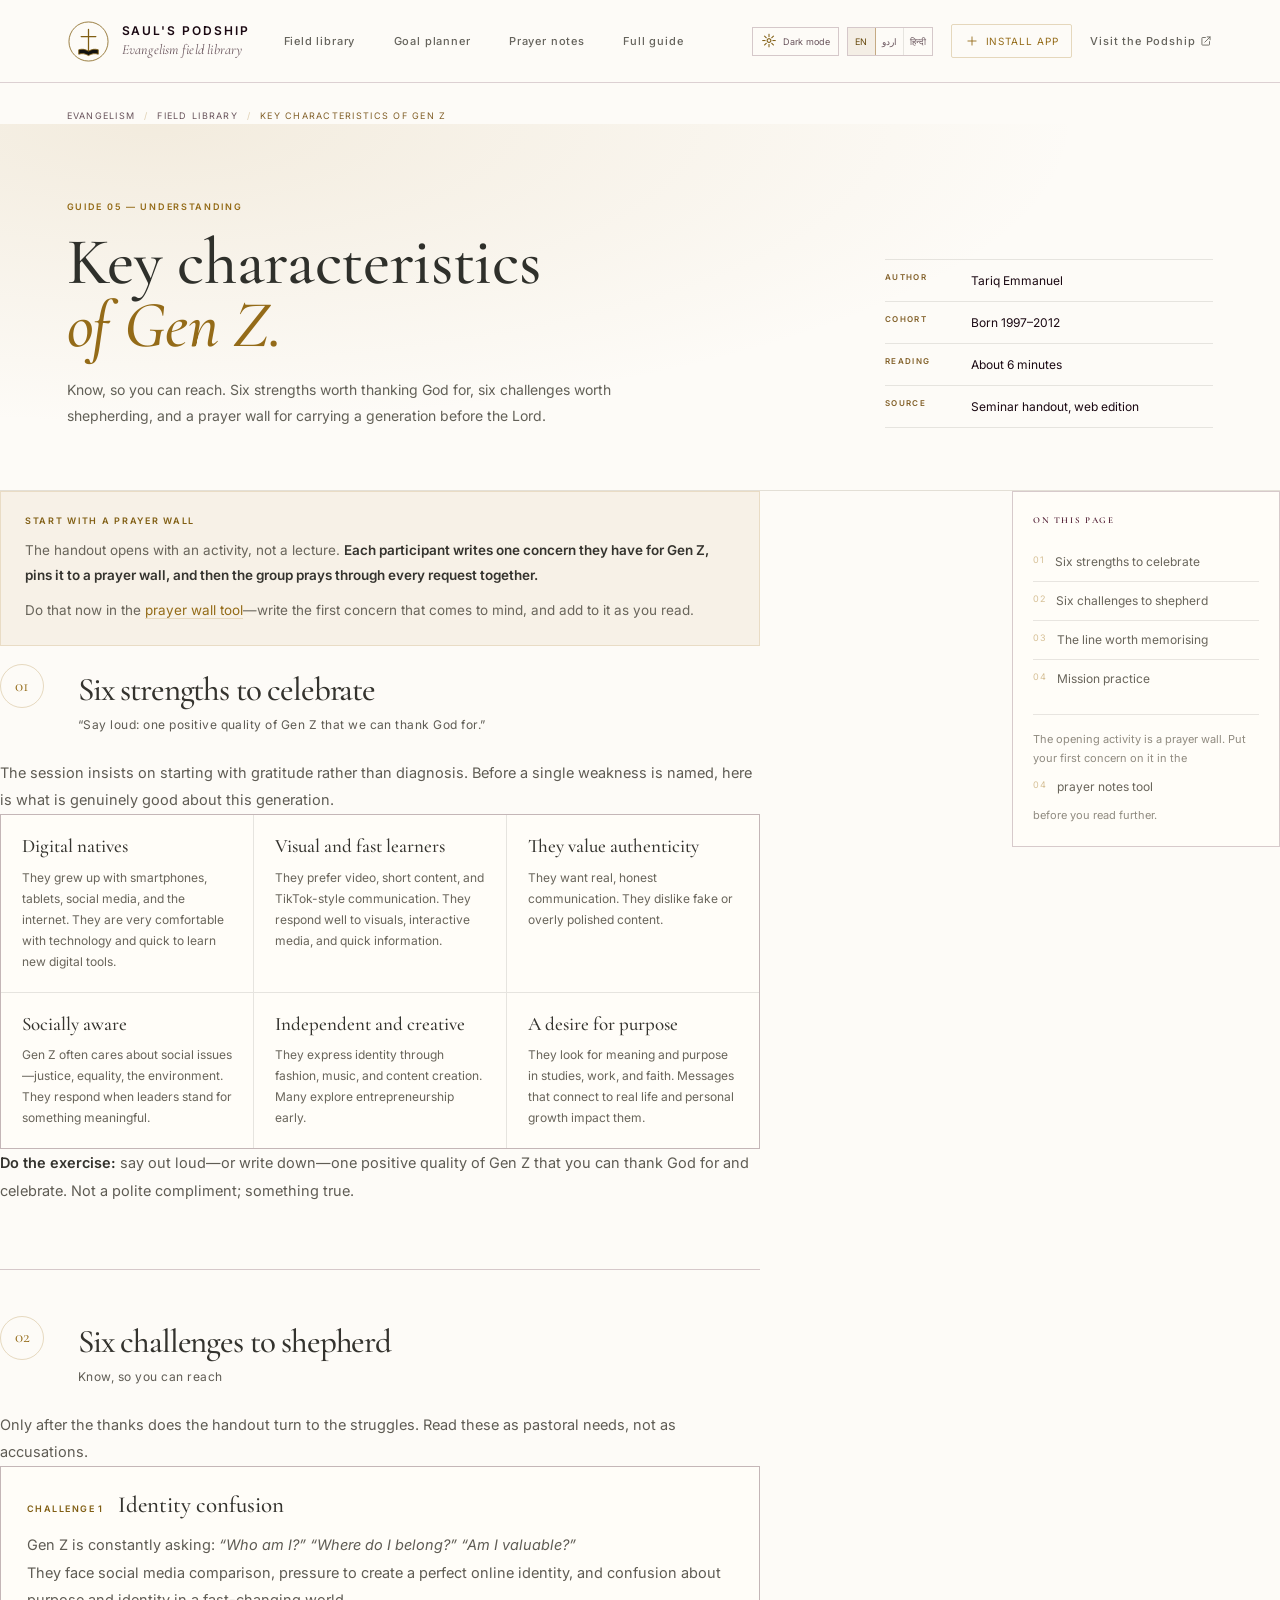
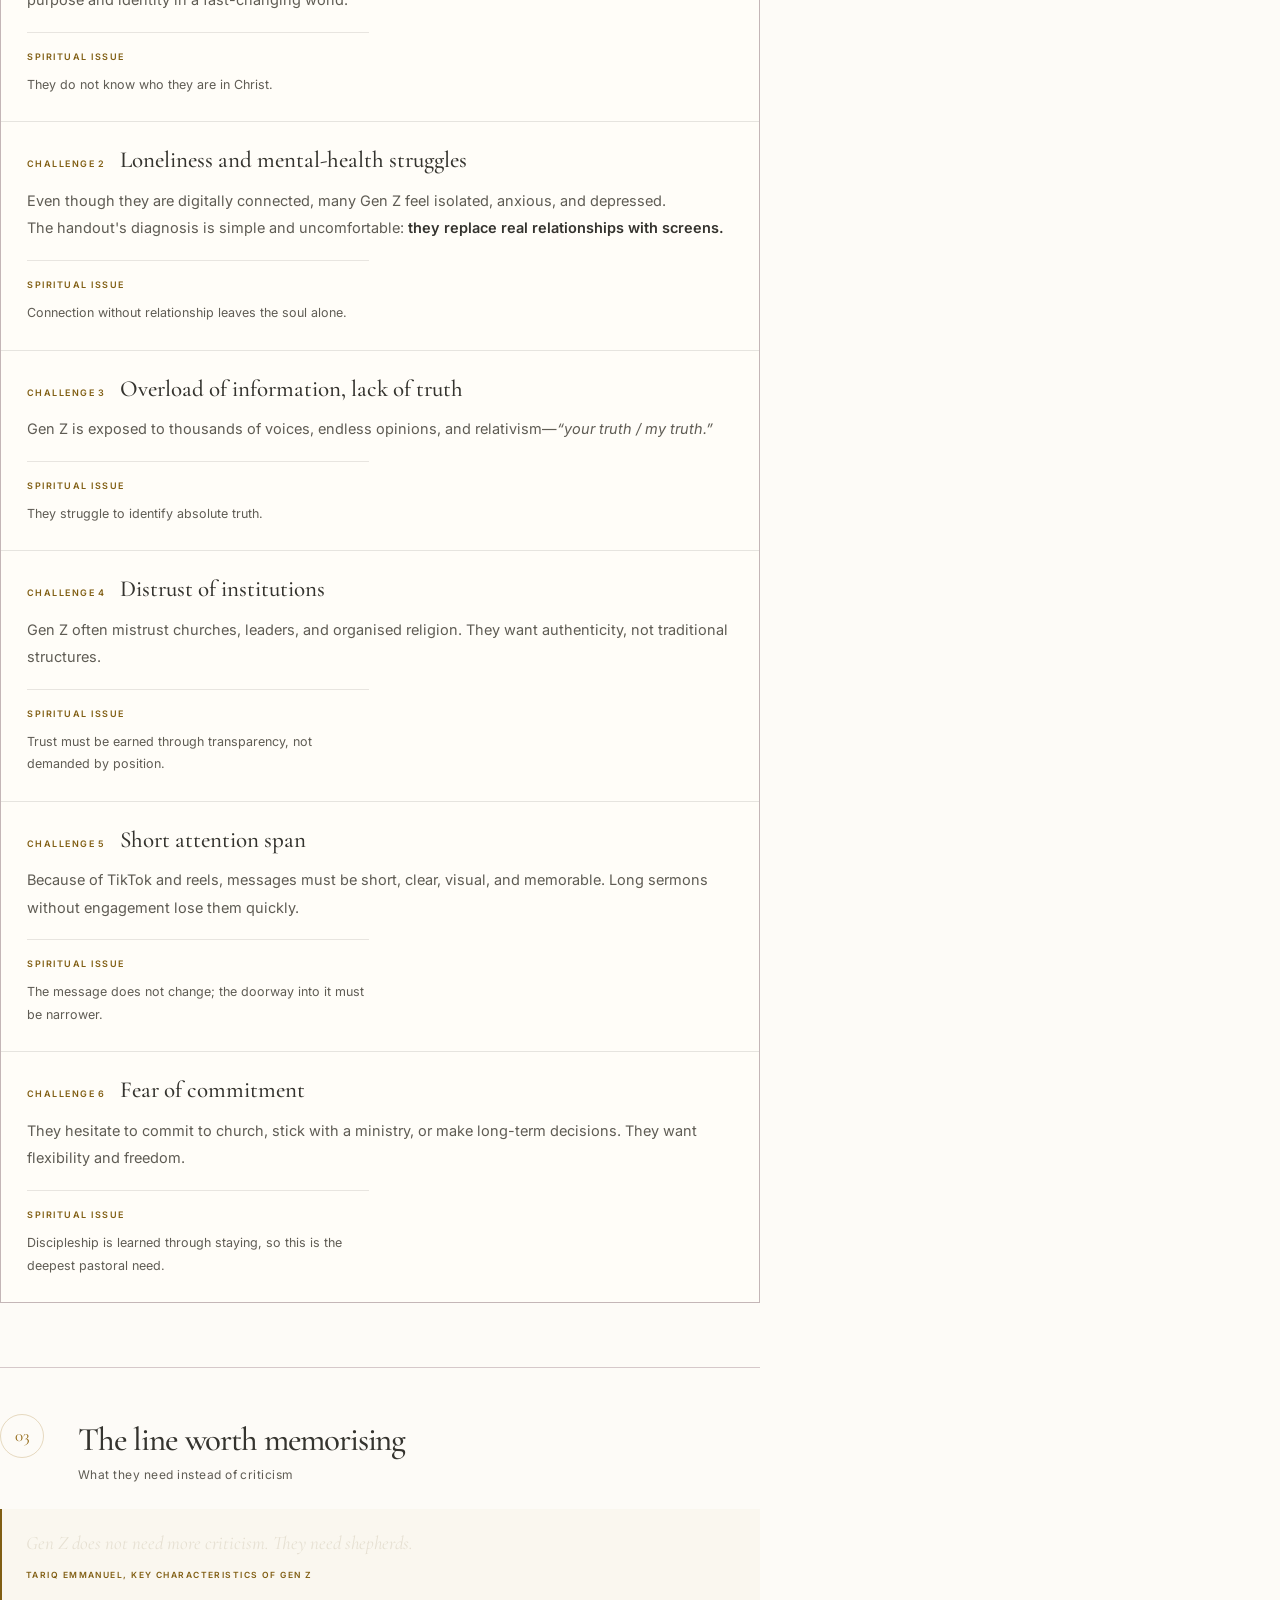
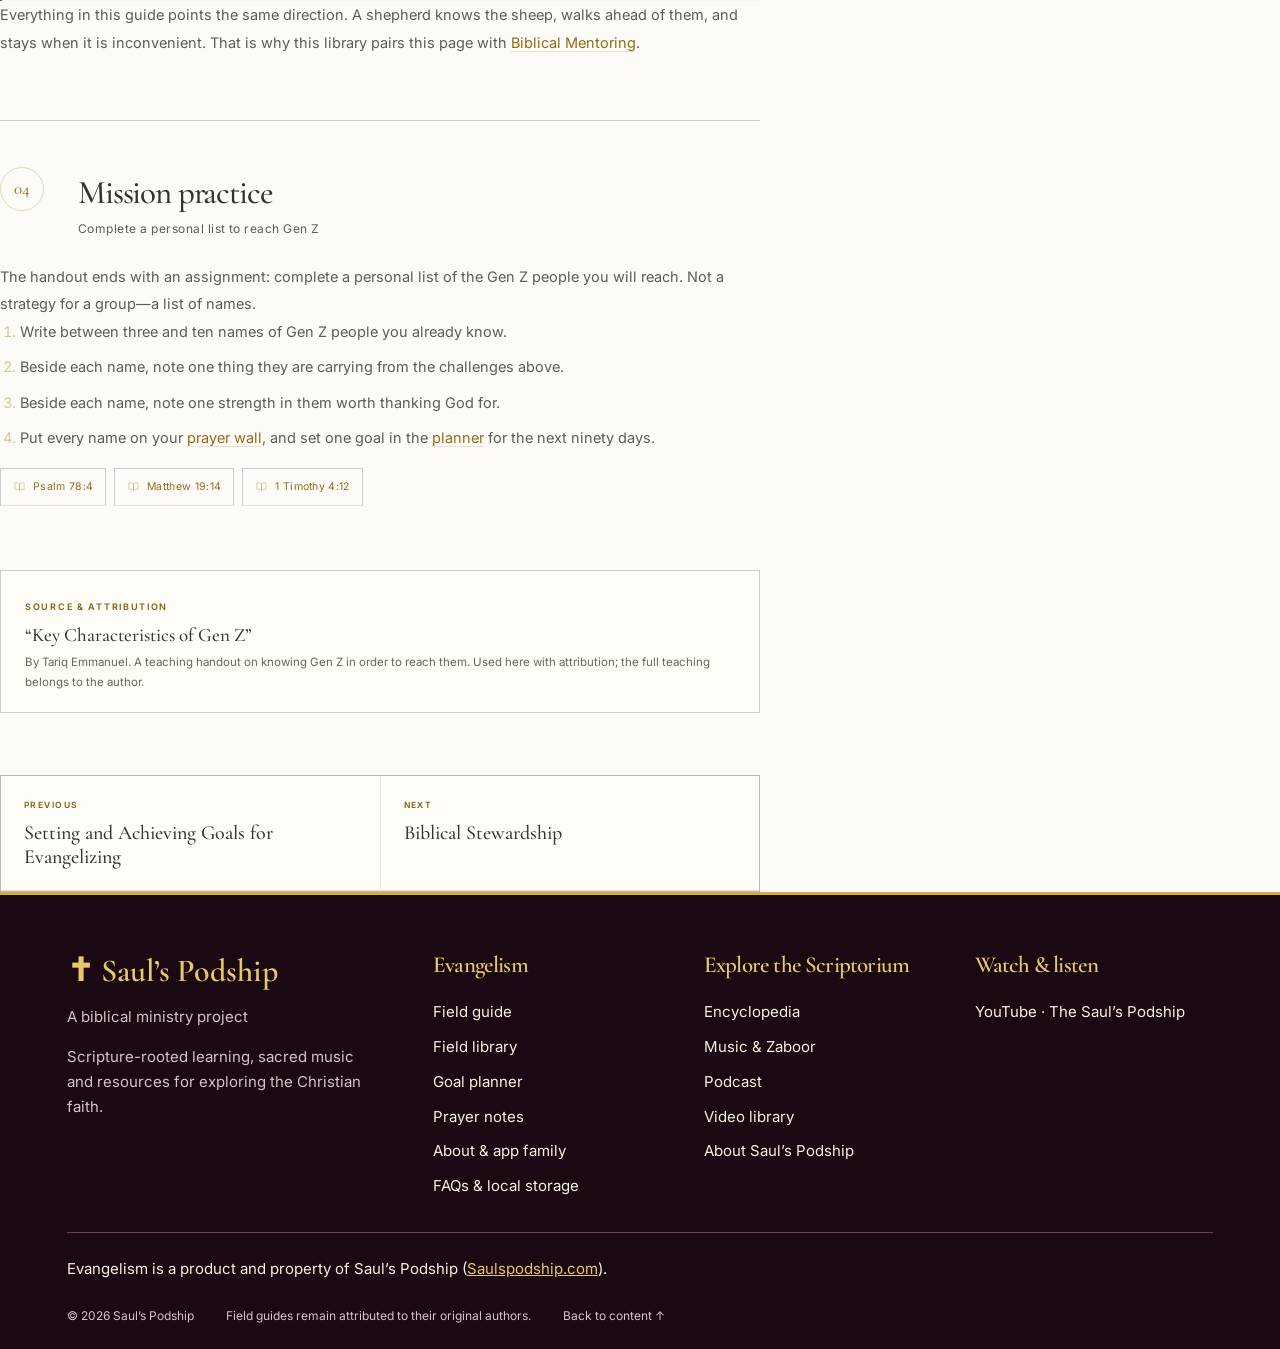
<file: library/key-characteristics-of-gen-z.html>
<!doctype html>
<html lang="en">
<head>
  <meta charset="utf-8">
  <meta name="viewport" content="width=device-width, initial-scale=1">
  <meta name="theme-color" content="#4A152C">
  <meta name="color-scheme" content="light">
  <meta name="mobile-web-app-capable" content="yes">
  <meta name="apple-mobile-web-app-capable" content="yes">
  <meta name="apple-mobile-web-app-title" content="Characteristics of Gen Z">
  <meta name="apple-mobile-web-app-status-bar-style" content="black-translucent">
  <meta name="description" content="Six strengths to thank God for, six challenges to shepherd, and a prayer-wall practice for reaching Gen Z—from a handout by Tariq Emmanuel.">
  <meta property="og:type" content="website">
  <meta property="og:title" content="Key Characteristics of Gen Z — Evangelism Field Library">
  <meta property="og:description" content="Know to reach them. Six strengths, six challenges, and the line worth memorising: “Gen Z does not need more criticism. They need shepherds.”">
  <meta property="og:url" content="https://evangelism.saulspodship.com/library/key-characteristics-of-gen-z.html">
  <meta property="og:image" content="https://evangelism.saulspodship.com/images/og-evangelism.jpg">
  <meta name="twitter:card" content="summary_large_image">
  <link rel="canonical" href="https://evangelism.saulspodship.com/library/key-characteristics-of-gen-z.html">
  <link rel="icon" href="../icon.svg" type="image/svg+xml">
  <link rel="apple-touch-icon" href="../icons/icon-192.png">
  <link rel="manifest" href="../manifest.webmanifest">
  <link rel="preconnect" href="https://fonts.googleapis.com">
  <link rel="preconnect" href="https://fonts.gstatic.com" crossorigin>
  <link href="https://fonts.googleapis.com/css2?family=Cormorant+Garamond:ital,wght@0,400;0,500;0,600;1,400;1,500;1,600&family=Inter:wght@400;500;600;700&family=Noto+Sans+Arabic:wght@400;500;600;700&family=Noto+Sans+Devanagari:wght@400;500;600;700&display=swap" rel="stylesheet">
  <link rel="stylesheet" href="../styles.css">
  <link rel="stylesheet" href="./library.css">
  <title>Key Characteristics of Gen Z — Evangelism Field Library</title>
  <script type="application/ld+json">
    {
          "@context": "https://schema.org",
          "@type": "Article",
          "headline": "Key Characteristics of Gen Z",
          "author": {
                "@type": "Person",
                "name": "Tariq Emmanuel"
          },
          "url": "https://evangelism.saulspodship.com/library/key-characteristics-of-gen-z.html",
          "isPartOf": {
                "@type": "CollectionPage",
                "name": "The Field Library",
                "url": "https://evangelism.saulspodship.com/library/"
          },
          "publisher": {
                "@type": "Organization",
                "name": "Saul's Podship",
                "url": "https://www.saulspodship.com/"
          }
    }
  </script>
<meta property="og:site_name" content="Evangelism · Saul’s Podship">
<meta property="og:image:alt" content="Evangelism field guide share card: an open Bible, a brass cross and stained-glass light">
<meta property="og:image:width" content="1200">
<meta property="og:image:height" content="630">
<meta name="twitter:image:alt" content="Evangelism field guide share card: an open Bible, a brass cross and stained-glass light">
<meta name="twitter:title" content="Key Characteristics of Gen Z — Evangelism Field Library">
<meta name="twitter:description" content="Six strengths to thank God for, six challenges to shepherd, and a prayer-wall practice for reaching Gen Z—from a handout by Tariq Emmanuel.">
<meta name="twitter:image" content="https://evangelism.saulspodship.com/images/og-evangelism.jpg">
<script type="application/ld+json">{
  "@context": "https://schema.org",
  "@graph": [
    {
      "@type": "Organization",
      "@id": "https://www.saulspodship.com/#organization",
      "name": "Saul’s Podship",
      "url": "https://www.saulspodship.com/"
    },
    {
      "@type": "WebSite",
      "@id": "https://evangelism.saulspodship.com/#website",
      "name": "Evangelism",
      "url": "https://evangelism.saulspodship.com/",
      "publisher": {
        "@id": "https://www.saulspodship.com/#organization"
      }
    },
    {
      "@type": "WebPage",
      "@id": "https://evangelism.saulspodship.com/library/key-characteristics-of-gen-z.html#webpage",
      "url": "https://evangelism.saulspodship.com/library/key-characteristics-of-gen-z.html",
      "name": "Key Characteristics of Gen Z — Evangelism Field Library",
      "description": "Six strengths to thank God for, six challenges to shepherd, and a prayer-wall practice for reaching Gen Z—from a handout by Tariq Emmanuel.",
      "isPartOf": {
        "@id": "https://evangelism.saulspodship.com/#website"
      },
      "publisher": {
        "@id": "https://www.saulspodship.com/#organization"
      }
    }
  ]
}</script>
</head>
<body>
  <a class="skip-link" href="#main">Skip to content</a>
  <svg class="icon-definitions" xmlns="http://www.w3.org/2000/svg" aria-hidden="true" focusable="false">
    <symbol id="icon-arrow" viewBox="0 0 24 24"><path d="M4.5 12h14M12.5 5.5 19 12l-6.5 6.5" fill="none" stroke="currentColor" stroke-linecap="round" stroke-linejoin="round" stroke-width="1.5"/></symbol>
    <symbol id="icon-external" viewBox="0 0 24 24"><path d="M14 5h5v5M19 5l-9 9M18 13v5a1 1 0 0 1-1 1H6a1 1 0 0 1-1-1V7a1 1 0 0 1 1-1h5" fill="none" stroke="currentColor" stroke-linecap="round" stroke-linejoin="round" stroke-width="1.5"/></symbol>
    <symbol id="icon-plus" viewBox="0 0 24 24"><path d="M12 5v14M5 12h14" fill="none" stroke="currentColor" stroke-linecap="round" stroke-width="1.5"/></symbol>
    <symbol id="icon-spark" viewBox="0 0 24 24"><path d="M12 2.8 14.2 9.8 21.2 12l-7 2.2-2.2 7-2.2-7L2.8 12l7-2.2L12 2.8Z" fill="none" stroke="currentColor" stroke-linejoin="round" stroke-width="1.35"/></symbol>
    <symbol id="icon-book" viewBox="0 0 24 24"><path d="M3.5 5.5c3.1-.9 5.8-.4 8.5 1.5v12c-2.7-1.9-5.4-2.4-8.5-1.5v-12ZM20.5 5.5c-3.1-.9-5.8-.4-8.5 1.5v12c2.7-1.9 5.4-2.4 8.5-1.5v-12Z" fill="none" stroke="currentColor" stroke-linejoin="round" stroke-width="1.35"/></symbol>
    <symbol id="icon-cross" viewBox="0 0 24 24"><path d="M12 3v18M5 9h14" fill="none" stroke="currentColor" stroke-linecap="round" stroke-width="1.5"/></symbol>
    <symbol id="icon-people" viewBox="0 0 24 24"><path d="M15.5 20v-1.6a3.6 3.6 0 0 0-3.6-3.6H6.6A3.6 3.6 0 0 0 3 18.4V20M9.25 11.4a3.5 3.5 0 1 0 0-7 3.5 3.5 0 0 0 0 7ZM21 20v-1.6a3.6 3.6 0 0 0-2.7-3.48M15.6 4.62a3.6 3.6 0 0 1 0 6.76" fill="none" stroke="currentColor" stroke-linecap="round" stroke-linejoin="round" stroke-width="1.4"/></symbol>
    <symbol id="icon-compass" viewBox="0 0 24 24"><circle cx="12" cy="12" r="9" fill="none" stroke="currentColor" stroke-width="1.4"/><path d="m15.6 8.4-2.1 5.1-5.1 2.1 2.1-5.1 5.1-2.1Z" fill="none" stroke="currentColor" stroke-linejoin="round" stroke-width="1.4"/></symbol>
    <symbol id="icon-megaphone" viewBox="0 0 24 24"><path d="M4 10v4a1 1 0 0 0 1 1h2l7 4V5L7 9H5a1 1 0 0 0-1 1ZM17 9.5a3.5 3.5 0 0 1 0 5M7 15v5" fill="none" stroke="currentColor" stroke-linecap="round" stroke-linejoin="round" stroke-width="1.4"/></symbol>
    <symbol id="icon-target" viewBox="0 0 24 24"><circle cx="12" cy="12" r="8.5" fill="none" stroke="currentColor" stroke-width="1.4"/><circle cx="12" cy="12" r="4.5" fill="none" stroke="currentColor" stroke-width="1.4"/><circle cx="12" cy="12" r="1.1" fill="currentColor"/></symbol>
    <symbol id="icon-shield" viewBox="0 0 24 24"><path d="M12 3.2 19 6v6c0 4.2-2.9 7.2-7 8.8-4.1-1.6-7-4.6-7-8.8V6l7-2.8Z" fill="none" stroke="currentColor" stroke-linejoin="round" stroke-width="1.4"/><path d="m9 12 2.2 2.2L15.4 10" fill="none" stroke="currentColor" stroke-linecap="round" stroke-linejoin="round" stroke-width="1.4"/></symbol>
    <symbol id="icon-chart" viewBox="0 0 24 24"><path d="M4 20h16M7.5 20v-6.5M12 20V7M16.5 20v-9.5" fill="none" stroke="currentColor" stroke-linecap="round" stroke-width="1.5"/></symbol>
    <symbol id="icon-tool" viewBox="0 0 24 24"><path d="M14.6 6.2a3.9 3.9 0 0 0 5.2 5.2l-8.3 8.3a2 2 0 0 1-2.8 0l-2-2a2 2 0 0 1 0-2.8l7.9-8.7Z" fill="none" stroke="currentColor" stroke-linecap="round" stroke-linejoin="round" stroke-width="1.4"/></symbol>
    <symbol id="icon-note" viewBox="0 0 24 24"><path d="M6 3.5h8.5L19 8v12.5H6V3.5Z" fill="none" stroke="currentColor" stroke-linejoin="round" stroke-width="1.4"/><path d="M14 3.7V8h4.3M9 12.5h6M9 16h4" fill="none" stroke="currentColor" stroke-linecap="round" stroke-width="1.4"/></symbol>
    <symbol id="icon-lock" viewBox="0 0 24 24"><rect x="5" y="10.5" width="14" height="9.5" rx="1.6" fill="none" stroke="currentColor" stroke-width="1.4"/><path d="M8.5 10.5V8a3.5 3.5 0 0 1 7 0v2.5" fill="none" stroke="currentColor" stroke-linecap="round" stroke-width="1.4"/></symbol>
    <symbol id="icon-check" viewBox="0 0 24 24"><path d="m5 12.5 4.5 4.5L19 7" fill="none" stroke="currentColor" stroke-linecap="round" stroke-linejoin="round" stroke-width="1.6"/></symbol>
    <symbol id="icon-hands" viewBox="0 0 24 24"><path d="M12 8.4S10.8 6 8.9 6a2.6 2.6 0 0 0-2.6 2.6c0 3.2 5.7 7 5.7 7s5.7-3.8 5.7-7A2.6 2.6 0 0 0 15.1 6C13.2 6 12 8.4 12 8.4Z" fill="none" stroke="currentColor" stroke-linejoin="round" stroke-width="1.4"/><path d="M4 19.2c2.6-1 5.3-1 8 0 2.7-1 5.4-1 8 0" fill="none" stroke="currentColor" stroke-linecap="round" stroke-width="1.4"/></symbol>
    <symbol id="icon-search" viewBox="0 0 24 24"><circle cx="10.8" cy="10.8" r="6.3" fill="none" stroke="currentColor" stroke-width="1.4"/><path d="m15.4 15.4 4 4" fill="none" stroke="currentColor" stroke-linecap="round" stroke-width="1.4"/></symbol>
    <symbol id="icon-copy" viewBox="0 0 24 24"><rect x="8.5" y="8.5" width="11" height="11" rx="1.4" fill="none" stroke="currentColor" stroke-width="1.4"/><path d="M15.5 5.5H6a1.5 1.5 0 0 0-1.5 1.5v9.5" fill="none" stroke="currentColor" stroke-linecap="round" stroke-width="1.4"/></symbol>
    <symbol id="icon-download" viewBox="0 0 24 24"><path d="M12 4v10.5M7.5 10.5 12 15l4.5-4.5M4.5 19.5h15" fill="none" stroke="currentColor" stroke-linecap="round" stroke-linejoin="round" stroke-width="1.5"/></symbol>
    <symbol id="icon-print" viewBox="0 0 24 24"><path d="M7 8.5V4.5h10v4M7 17.5H5a1 1 0 0 1-1-1v-6a1 1 0 0 1 1-1h14a1 1 0 0 1 1 1v6a1 1 0 0 1-1 1h-2M7 14h10v5.5H7V14Z" fill="none" stroke="currentColor" stroke-linecap="round" stroke-linejoin="round" stroke-width="1.4"/></symbol>
  </svg>

  <header class="site-header">
    <div class="container header-inner">
      <a class="brand" href="/#top" aria-label="Saul's Podship Evangelism, back to the main guide">
        <span class="brand-mark" aria-hidden="true">
          <svg viewBox="0 0 44 44" fill="none">
            <circle cx="22" cy="22" r="20" stroke="currentColor" stroke-width=".8"/>
            <path d="M22 9.5v25M14.5 17h15" stroke="currentColor" stroke-width="1.3" stroke-linecap="round"/>
            <path d="M12 30.5c3.2-1.1 6.4-.7 10 1.4 3.6-2.1 6.8-2.5 10-1.4V35c-3.2-1.1-6.4-.7-10 1.4-3.6-2.1-6.8-2.5-10-1.4v-4.5Z" fill="#10110f" stroke="currentColor" stroke-width=".85" stroke-linejoin="round"/>
          </svg>
        </span>
        <span class="brand-copy">
          <strong>Saul's Podship</strong>
          <span>Evangelism field library</span>
        </span>
      </a>
      <nav class="primary-nav" id="primary-navigation" aria-label="Main navigation">
        <a href="/library/">Field library</a>
        <a href="./goal-planner.html">Goal planner</a>
        <a href="./prayer-notes.html">Prayer notes</a>
        <a href="/">Full guide</a>
      </nav>
      <div class="header-actions">
        <button class="install-button" id="install-app" type="button" aria-label="Install the Evangelism field guide">
          <svg class="icon" aria-hidden="true"><use href="#icon-plus"/></svg>
          <span>Install app</span>
        </button>
        <a class="header-parent-link" href="https://www.saulspodship.com/" target="_blank" rel="noopener noreferrer">
          Visit the Podship <svg class="icon" aria-hidden="true"><use href="#icon-external"/></svg>
        </a>
      </div>
      <button class="menu-toggle" id="menu-toggle" type="button" aria-expanded="false" aria-controls="primary-navigation" aria-label="Open navigation menu">
        <span></span><span></span>
      </button>
    </div>
  </header>

  <main id="main">
    <nav class="container lib-breadcrumb" aria-label="Breadcrumb">
      <a href="/">Evangelism</a>
      <span aria-hidden="true">/</span>
      <a href="/library/">Field library</a>
      <span aria-hidden="true">/</span>
      <span>Key Characteristics of Gen Z</span>
    </nav>

    <section class="lib-hero" aria-labelledby="page-title">
      <div class="container lib-hero-inner">
        <div>
          <p class="section-kicker"><span>GUIDE 05 — UNDERSTANDING</span></p>
          <h1 id="page-title">Key characteristics<br><em>of Gen Z.</em></h1>
          <p class="lib-lede">Know, so you can reach. Six strengths worth thanking God for, six challenges worth shepherding, and a prayer wall for carrying a generation before the Lord.</p>
        </div>
        <div class="lib-hero-aside">
          <ul class="lib-meta-list">
            <li><span class="lib-meta-label">Author</span><span>Tariq Emmanuel</span></li>
            <li><span class="lib-meta-label">Cohort</span><span>Born 1997–2012</span></li>
            <li><span class="lib-meta-label">Reading</span><span>About 6 minutes</span></li>
            <li><span class="lib-meta-label">Source</span><span>Seminar handout, web edition</span></li>
          </ul>
        </div>
      </div>
    </section>


      <div class="lib-guide-layout">
        <article class="lib-prose">


          <div class="lib-callout">
            <span class="micro-label">START WITH A PRAYER WALL</span>
            <p>The handout opens with an activity, not a lecture. <strong>Each participant writes one concern they have for Gen Z, pins it to a prayer wall, and then the group prays through every request together.</strong></p><p>Do that now in the <a href="./prayer-notes.html">prayer wall tool</a>—write the first concern that comes to mind, and add to it as you read.</p>
          </div>


          <section class="lib-block" id="strengths">
            <div class="lib-block-head">
              <span class="lib-block-num">01</span>
              <div>
                <h2>Six strengths to celebrate</h2>
                <p>“Say loud: one positive quality of Gen Z that we can thank God for.”</p>
              </div>
            </div>

            <p>The session insists on starting with gratitude rather than diagnosis. Before a single weakness is named, here is what is genuinely good about this generation.</p>

            <div class="lib-pillars">
              <div class="lib-pillar"><b>Digital natives</b><p>They grew up with smartphones, tablets, social media, and the internet. They are very comfortable with technology and quick to learn new digital tools.</p></div>
              <div class="lib-pillar"><b>Visual and fast learners</b><p>They prefer video, short content, and TikTok-style communication. They respond well to visuals, interactive media, and quick information.</p></div>
              <div class="lib-pillar"><b>They value authenticity</b><p>They want real, honest communication. They dislike fake or overly polished content.</p></div>
              <div class="lib-pillar"><b>Socially aware</b><p>Gen Z often cares about social issues—justice, equality, the environment. They respond when leaders stand for something meaningful.</p></div>
              <div class="lib-pillar"><b>Independent and creative</b><p>They express identity through fashion, music, and content creation. Many explore entrepreneurship early.</p></div>
              <div class="lib-pillar"><b>A desire for purpose</b><p>They look for meaning and purpose in studies, work, and faith. Messages that connect to real life and personal growth impact them.</p></div>
            </div>
            <p><strong>Do the exercise:</strong> say out loud—or write down—one positive quality of Gen Z that you can thank God for and celebrate. Not a polite compliment; something true.</p>
          </section>


          <section class="lib-block" id="challenges">
            <div class="lib-block-head">
              <span class="lib-block-num">02</span>
              <div>
                <h2>Six challenges to shepherd</h2>
                <p>Know, so you can reach</p>
              </div>
            </div>

            <p>Only after the thanks does the handout turn to the struggles. Read these as pastoral needs, not as accusations.</p>

            <div class="lib-stack">
              <section class="lib-stack-item">
                <header><span>Challenge 1</span><h3>Identity confusion</h3></header>
                <p>Gen Z is constantly asking: <em>“Who am I?” “Where do I belong?” “Am I valuable?”</em></p><p>They face social media comparison, pressure to create a perfect online identity, and confusion about purpose and identity in a fast-changing world.</p>
                <div class="lib-truth">
                  <div>
                    <h4>Spiritual issue</h4>
                    <p>They do not know who they are in Christ.</p>
                  </div>
                </div>
              </section>
              <section class="lib-stack-item">
                <header><span>Challenge 2</span><h3>Loneliness and mental-health struggles</h3></header>
                <p>Even though they are digitally connected, many Gen Z feel isolated, anxious, and depressed.</p><p>The handout's diagnosis is simple and uncomfortable: <strong>they replace real relationships with screens.</strong></p>
                <div class="lib-truth">
                  <div>
                    <h4>Spiritual issue</h4>
                    <p>Connection without relationship leaves the soul alone.</p>
                  </div>
                </div>
              </section>
              <section class="lib-stack-item">
                <header><span>Challenge 3</span><h3>Overload of information, lack of truth</h3></header>
                <p>Gen Z is exposed to thousands of voices, endless opinions, and relativism—<em>“your truth / my truth.”</em></p>
                <div class="lib-truth">
                  <div>
                    <h4>Spiritual issue</h4>
                    <p>They struggle to identify absolute truth.</p>
                  </div>
                </div>
              </section>
              <section class="lib-stack-item">
                <header><span>Challenge 4</span><h3>Distrust of institutions</h3></header>
                <p>Gen Z often mistrust churches, leaders, and organised religion. They want authenticity, not traditional structures.</p>
                <div class="lib-truth">
                  <div>
                    <h4>Spiritual issue</h4>
                    <p>Trust must be earned through transparency, not demanded by position.</p>
                  </div>
                </div>
              </section>
              <section class="lib-stack-item">
                <header><span>Challenge 5</span><h3>Short attention span</h3></header>
                <p>Because of TikTok and reels, messages must be short, clear, visual, and memorable. Long sermons without engagement lose them quickly.</p>
                <div class="lib-truth">
                  <div>
                    <h4>Spiritual issue</h4>
                    <p>The message does not change; the doorway into it must be narrower.</p>
                  </div>
                </div>
              </section>
              <section class="lib-stack-item">
                <header><span>Challenge 6</span><h3>Fear of commitment</h3></header>
                <p>They hesitate to commit to church, stick with a ministry, or make long-term decisions. They want flexibility and freedom.</p>
                <div class="lib-truth">
                  <div>
                    <h4>Spiritual issue</h4>
                    <p>Discipleship is learned through staying, so this is the deepest pastoral need.</p>
                  </div>
                </div>
              </section>
            </div>
          </section>


          <section class="lib-block" id="the-quote">
            <div class="lib-block-head">
              <span class="lib-block-num">03</span>
              <div>
                <h2>The line worth memorising</h2>
                <p>What they need instead of criticism</p>
              </div>
            </div>

            <blockquote>
              Gen Z does not need more criticism. They need shepherds.
              <cite>Tariq Emmanuel, Key Characteristics of Gen Z</cite>
            </blockquote>
            <p>Everything in this guide points the same direction. A shepherd knows the sheep, walks ahead of them, and stays when it is inconvenient. That is why this library pairs this page with <a href="./biblical-mentoring.html">Biblical Mentoring</a>.</p>
          </section>


          <section class="lib-block" id="mission-practice">
            <div class="lib-block-head">
              <span class="lib-block-num">04</span>
              <div>
                <h2>Mission practice</h2>
                <p>Complete a personal list to reach Gen Z</p>
              </div>
            </div>

            <p>The handout ends with an assignment: complete a personal list of the Gen Z people you will reach. Not a strategy for a group—a list of names.</p>
<ol>
              <li>Write between three and ten names of Gen Z people you already know.</li>
              <li>Beside each name, note one thing they are carrying from the challenges above.</li>
              <li>Beside each name, note one strength in them worth thanking God for.</li>
              <li>Put every name on your <a href="./prayer-notes.html">prayer wall</a>, and set one goal in the <a href="./goal-planner.html">planner</a> for the next ninety days.</li>
            </ol>

            <div class="lib-verses">
              <a class="lib-verse" href="https://www.bible.com/bible/111/PSA.78.4.NIV" target="_blank" rel="noopener noreferrer"><svg class="icon" aria-hidden="true"><use href="#icon-book"/></svg> Psalm 78:4</a>
              <a class="lib-verse" href="https://www.bible.com/bible/111/MAT.19.14.NIV" target="_blank" rel="noopener noreferrer"><svg class="icon" aria-hidden="true"><use href="#icon-book"/></svg> Matthew 19:14</a>
              <a class="lib-verse" href="https://www.bible.com/bible/111/1TI.4.12.NIV" target="_blank" rel="noopener noreferrer"><svg class="icon" aria-hidden="true"><use href="#icon-book"/></svg> 1 Timothy 4:12</a>
            </div>
          </section>


          <div class="lib-source">
            <div class="lib-source-copy">
              <span class="micro-label">SOURCE &amp; ATTRIBUTION</span>
              <h3>“Key Characteristics of Gen Z”</h3>
              <p>By Tariq Emmanuel. A teaching handout on knowing Gen Z in order to reach them. Used here with attribution; the full teaching belongs to the author.</p>
            </div>
          </div>


          <nav class="lib-pager" aria-label="Guide navigation">
            <a href="./setting-goals-for-evangelism.html"><span>Previous</span><b>Setting and Achieving Goals for Evangelizing</b></a>
            <a href="./biblical-stewardship.html"><span>Next</span><b>Biblical Stewardship</b></a>
          </nav>
        </article>

        <aside class="lib-rail" aria-label="On this page">
          <h2>On this page</h2>
          <ol>
            <li><a href="#strengths">Six strengths to celebrate</a></li>
            <li><a href="#challenges">Six challenges to shepherd</a></li>
            <li><a href="#the-quote">The line worth memorising</a></li>
            <li><a href="#mission-practice">Mission practice</a></li>
          </ol>
          <p class="lib-rail-note">The opening activity is a prayer wall. Put your first concern on it in the <a href="./prayer-notes.html">prayer notes tool</a> before you read further.</p>
        </aside>
      </div>

  </main>

  <footer class="site-footer pod-footer"><div class="container"><div class="pod-footer-grid"><div><a class="pod-footer-brand" href="https://www.saulspodship.com/">✝ Saul’s Podship</a><p>A biblical ministry project</p><p>Scripture-rooted learning, sacred music and resources for exploring the Christian faith.</p></div><nav aria-label="Evangelism footer"><h2>Evangelism</h2><a href="/">Field guide</a><a href="/library/">Field library</a><a href="/library/goal-planner.html">Goal planner</a><a href="/library/prayer-notes.html">Prayer notes</a><a href="/#about">About &amp; app family</a><a href="/#product-faq">FAQs &amp; local storage</a></nav><nav aria-label="Saul’s Podship resources"><h2>Explore the Scriptorium</h2><a href="https://www.saulspodship.com/#/encyclopedia">Encyclopedia</a><a href="https://www.saulspodship.com/#/music">Music &amp; Zaboor</a><a href="https://www.saulspodship.com/#/podcast">Podcast</a><a href="https://www.saulspodship.com/videos/">Video library</a><a href="https://www.saulspodship.com/#/about">About Saul’s Podship</a></nav><nav aria-label="Social links"><h2>Watch &amp; listen</h2><a href="https://www.youtube.com/@TheSaulsPodship">YouTube · The Saul’s Podship</a></nav></div><p class="pod-ownership">Evangelism is a product and property of Saul’s Podship (<a href="https://www.saulspodship.com/">Saulspodship.com</a>).</p><div class="pod-footer-bottom"><span>© 2026 Saul’s Podship</span><span>Field guides remain attributed to their original authors.</span><a href="#main">Back to content ↑</a></div></div></footer>

  <div class="toast" id="app-toast" role="status" aria-live="polite" aria-atomic="true"></div>
  <script src="../i18n.js" defer></script>
  <script src="./library.js" defer></script>
</body>
</html>
</file>
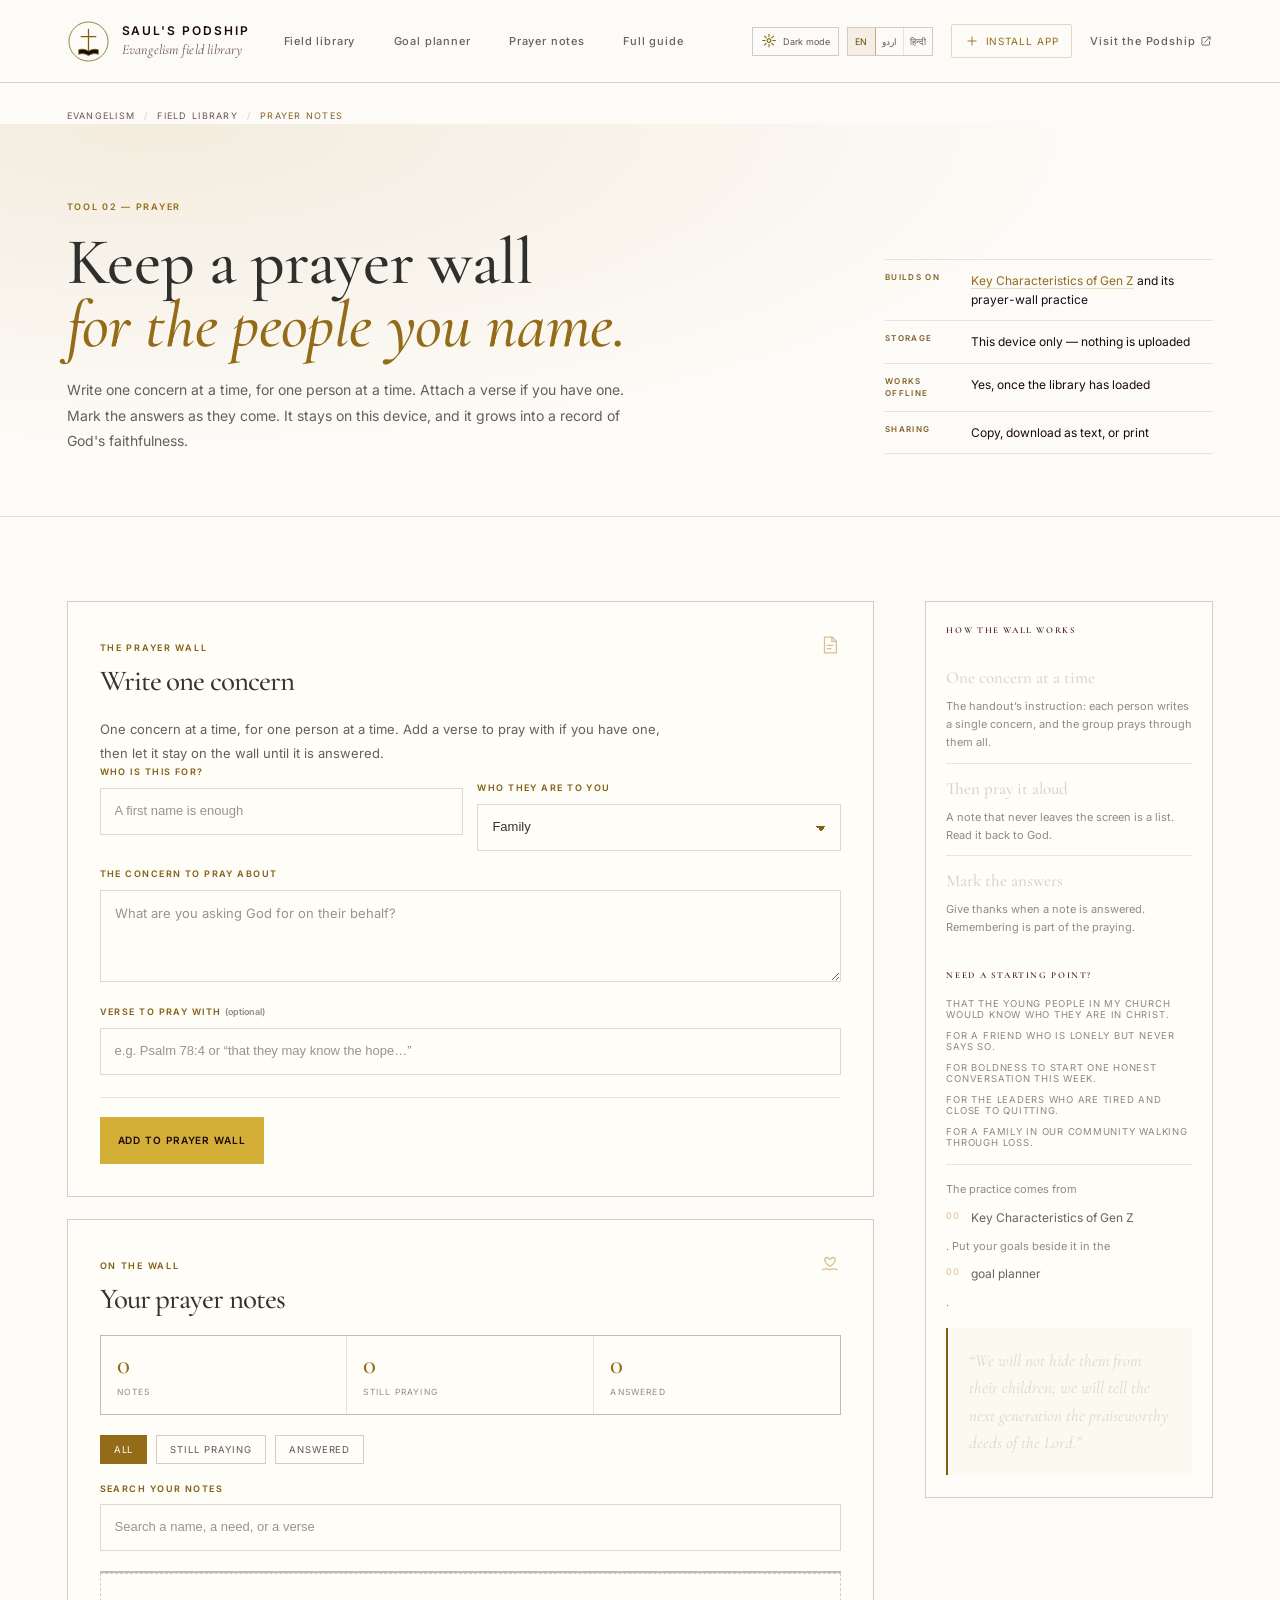
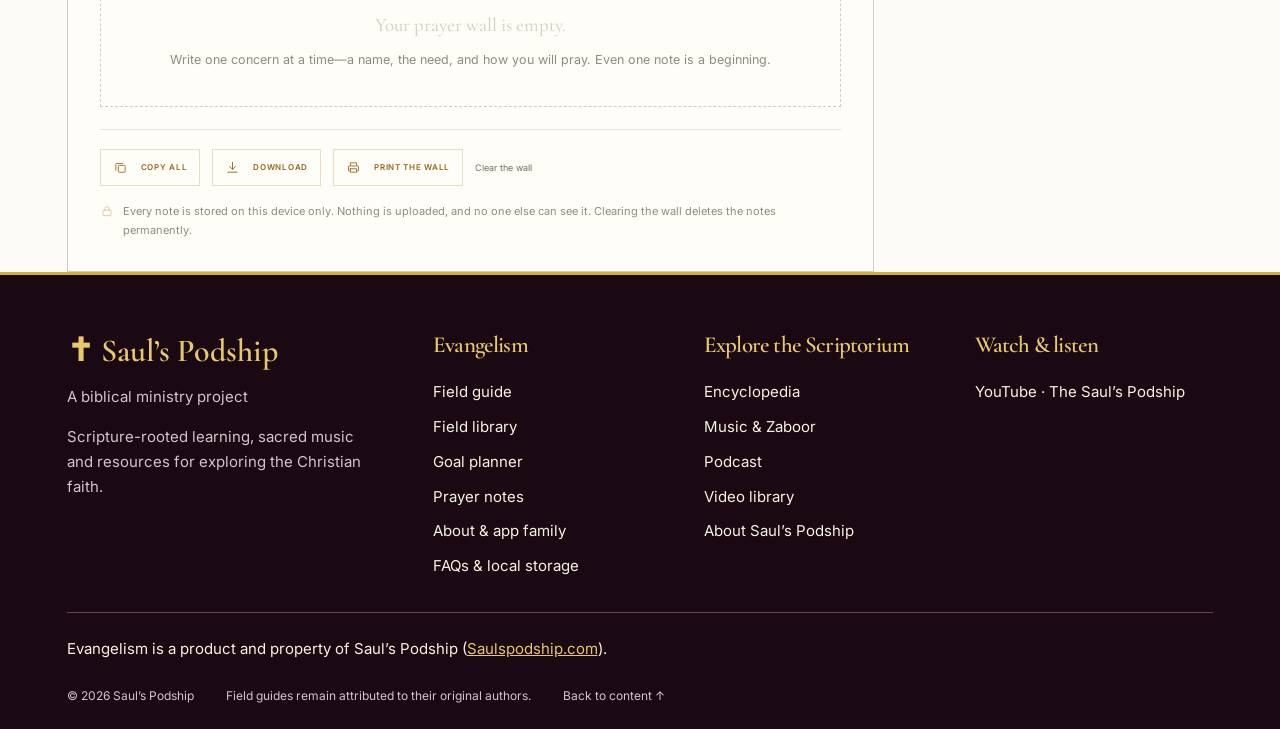
<file: library/prayer-notes.html>
<!doctype html>
<html lang="en">
<head>
  <meta charset="utf-8">
  <meta name="viewport" content="width=device-width, initial-scale=1">
  <meta name="theme-color" content="#4A152C">
  <meta name="color-scheme" content="light">
  <meta name="mobile-web-app-capable" content="yes">
  <meta name="apple-mobile-web-app-capable" content="yes">
  <meta name="apple-mobile-web-app-title" content="Prayer Notes">
  <meta name="apple-mobile-web-app-status-bar-style" content="black-translucent">
  <meta name="description" content="A private, on-device prayer wall for evangelism: write one concern at a time, attach a verse to pray, and mark the answers. Nothing is uploaded.">
  <meta property="og:type" content="website">
  <meta property="og:title" content="Prayer Notes — Evangelism Field Library">
  <meta property="og:description" content="Write one concern at a time, pray it by name, and mark the answers. Kept privately on your device.">
  <meta property="og:url" content="https://evangelism.saulspodship.com/library/prayer-notes.html">
  <meta property="og:image" content="https://evangelism.saulspodship.com/images/og-evangelism.jpg">
  <meta name="twitter:card" content="summary_large_image">
  <link rel="canonical" href="https://evangelism.saulspodship.com/library/prayer-notes.html">
  <link rel="icon" href="../icon.svg" type="image/svg+xml">
  <link rel="apple-touch-icon" href="../icons/icon-192.png">
  <link rel="manifest" href="../manifest.webmanifest">
  <link rel="preconnect" href="https://fonts.googleapis.com">
  <link rel="preconnect" href="https://fonts.gstatic.com" crossorigin>
  <link href="https://fonts.googleapis.com/css2?family=Cormorant+Garamond:ital,wght@0,400;0,500;0,600;1,400;1,500;1,600&family=Inter:wght@400;500;600;700&family=Noto+Sans+Arabic:wght@400;500;600;700&family=Noto+Sans+Devanagari:wght@400;500;600;700&display=swap" rel="stylesheet">
  <link rel="stylesheet" href="../styles.css">
  <link rel="stylesheet" href="./library.css">
  <title>Prayer Notes — Evangelism Field Library</title>
  <script type="application/ld+json">
    {
          "@context": "https://schema.org",
          "@type": "WebApplication",
          "name": "Prayer Notes",
          "applicationCategory": "LifestyleApplication",
          "operatingSystem": "Any",
          "url": "https://evangelism.saulspodship.com/library/prayer-notes.html",
          "current": "notes",
          "isPartOf": {
                "@type": "CollectionPage",
                "name": "The Field Library",
                "url": "https://evangelism.saulspodship.com/library/"
          },
          "publisher": {
                "@type": "Organization",
                "name": "Saul's Podship",
                "url": "https://www.saulspodship.com/"
          }
    }
  </script>
<meta property="og:site_name" content="Evangelism · Saul’s Podship">
<meta property="og:image:alt" content="Evangelism field guide share card: an open Bible, a brass cross and stained-glass light">
<meta property="og:image:width" content="1200">
<meta property="og:image:height" content="630">
<meta name="twitter:image:alt" content="Evangelism field guide share card: an open Bible, a brass cross and stained-glass light">
<meta name="twitter:title" content="Prayer Notes — Evangelism Field Library">
<meta name="twitter:description" content="A private, on-device prayer wall for evangelism: write one concern at a time, attach a verse to pray, and mark the answers. Nothing is uploaded.">
<meta name="twitter:image" content="https://evangelism.saulspodship.com/images/og-evangelism.jpg">
<script type="application/ld+json">{
  "@context": "https://schema.org",
  "@graph": [
    {
      "@type": "Organization",
      "@id": "https://www.saulspodship.com/#organization",
      "name": "Saul’s Podship",
      "url": "https://www.saulspodship.com/"
    },
    {
      "@type": "WebSite",
      "@id": "https://evangelism.saulspodship.com/#website",
      "name": "Evangelism",
      "url": "https://evangelism.saulspodship.com/",
      "publisher": {
        "@id": "https://www.saulspodship.com/#organization"
      }
    },
    {
      "@type": "WebPage",
      "@id": "https://evangelism.saulspodship.com/library/prayer-notes.html#webpage",
      "url": "https://evangelism.saulspodship.com/library/prayer-notes.html",
      "name": "Prayer Notes — Evangelism Field Library",
      "description": "A private, on-device prayer wall for evangelism: write one concern at a time, attach a verse to pray, and mark the answers. Nothing is uploaded.",
      "isPartOf": {
        "@id": "https://evangelism.saulspodship.com/#website"
      },
      "publisher": {
        "@id": "https://www.saulspodship.com/#organization"
      }
    }
  ]
}</script>
</head>
<body>
  <a class="skip-link" href="#main">Skip to content</a>
  <svg class="icon-definitions" xmlns="http://www.w3.org/2000/svg" aria-hidden="true" focusable="false">
    <symbol id="icon-arrow" viewBox="0 0 24 24"><path d="M4.5 12h14M12.5 5.5 19 12l-6.5 6.5" fill="none" stroke="currentColor" stroke-linecap="round" stroke-linejoin="round" stroke-width="1.5"/></symbol>
    <symbol id="icon-external" viewBox="0 0 24 24"><path d="M14 5h5v5M19 5l-9 9M18 13v5a1 1 0 0 1-1 1H6a1 1 0 0 1-1-1V7a1 1 0 0 1 1-1h5" fill="none" stroke="currentColor" stroke-linecap="round" stroke-linejoin="round" stroke-width="1.5"/></symbol>
    <symbol id="icon-plus" viewBox="0 0 24 24"><path d="M12 5v14M5 12h14" fill="none" stroke="currentColor" stroke-linecap="round" stroke-width="1.5"/></symbol>
    <symbol id="icon-spark" viewBox="0 0 24 24"><path d="M12 2.8 14.2 9.8 21.2 12l-7 2.2-2.2 7-2.2-7L2.8 12l7-2.2L12 2.8Z" fill="none" stroke="currentColor" stroke-linejoin="round" stroke-width="1.35"/></symbol>
    <symbol id="icon-book" viewBox="0 0 24 24"><path d="M3.5 5.5c3.1-.9 5.8-.4 8.5 1.5v12c-2.7-1.9-5.4-2.4-8.5-1.5v-12ZM20.5 5.5c-3.1-.9-5.8-.4-8.5 1.5v12c2.7-1.9 5.4-2.4 8.5-1.5v-12Z" fill="none" stroke="currentColor" stroke-linejoin="round" stroke-width="1.35"/></symbol>
    <symbol id="icon-cross" viewBox="0 0 24 24"><path d="M12 3v18M5 9h14" fill="none" stroke="currentColor" stroke-linecap="round" stroke-width="1.5"/></symbol>
    <symbol id="icon-people" viewBox="0 0 24 24"><path d="M15.5 20v-1.6a3.6 3.6 0 0 0-3.6-3.6H6.6A3.6 3.6 0 0 0 3 18.4V20M9.25 11.4a3.5 3.5 0 1 0 0-7 3.5 3.5 0 0 0 0 7ZM21 20v-1.6a3.6 3.6 0 0 0-2.7-3.48M15.6 4.62a3.6 3.6 0 0 1 0 6.76" fill="none" stroke="currentColor" stroke-linecap="round" stroke-linejoin="round" stroke-width="1.4"/></symbol>
    <symbol id="icon-compass" viewBox="0 0 24 24"><circle cx="12" cy="12" r="9" fill="none" stroke="currentColor" stroke-width="1.4"/><path d="m15.6 8.4-2.1 5.1-5.1 2.1 2.1-5.1 5.1-2.1Z" fill="none" stroke="currentColor" stroke-linejoin="round" stroke-width="1.4"/></symbol>
    <symbol id="icon-megaphone" viewBox="0 0 24 24"><path d="M4 10v4a1 1 0 0 0 1 1h2l7 4V5L7 9H5a1 1 0 0 0-1 1ZM17 9.5a3.5 3.5 0 0 1 0 5M7 15v5" fill="none" stroke="currentColor" stroke-linecap="round" stroke-linejoin="round" stroke-width="1.4"/></symbol>
    <symbol id="icon-target" viewBox="0 0 24 24"><circle cx="12" cy="12" r="8.5" fill="none" stroke="currentColor" stroke-width="1.4"/><circle cx="12" cy="12" r="4.5" fill="none" stroke="currentColor" stroke-width="1.4"/><circle cx="12" cy="12" r="1.1" fill="currentColor"/></symbol>
    <symbol id="icon-shield" viewBox="0 0 24 24"><path d="M12 3.2 19 6v6c0 4.2-2.9 7.2-7 8.8-4.1-1.6-7-4.6-7-8.8V6l7-2.8Z" fill="none" stroke="currentColor" stroke-linejoin="round" stroke-width="1.4"/><path d="m9 12 2.2 2.2L15.4 10" fill="none" stroke="currentColor" stroke-linecap="round" stroke-linejoin="round" stroke-width="1.4"/></symbol>
    <symbol id="icon-chart" viewBox="0 0 24 24"><path d="M4 20h16M7.5 20v-6.5M12 20V7M16.5 20v-9.5" fill="none" stroke="currentColor" stroke-linecap="round" stroke-width="1.5"/></symbol>
    <symbol id="icon-tool" viewBox="0 0 24 24"><path d="M14.6 6.2a3.9 3.9 0 0 0 5.2 5.2l-8.3 8.3a2 2 0 0 1-2.8 0l-2-2a2 2 0 0 1 0-2.8l7.9-8.7Z" fill="none" stroke="currentColor" stroke-linecap="round" stroke-linejoin="round" stroke-width="1.4"/></symbol>
    <symbol id="icon-note" viewBox="0 0 24 24"><path d="M6 3.5h8.5L19 8v12.5H6V3.5Z" fill="none" stroke="currentColor" stroke-linejoin="round" stroke-width="1.4"/><path d="M14 3.7V8h4.3M9 12.5h6M9 16h4" fill="none" stroke="currentColor" stroke-linecap="round" stroke-width="1.4"/></symbol>
    <symbol id="icon-lock" viewBox="0 0 24 24"><rect x="5" y="10.5" width="14" height="9.5" rx="1.6" fill="none" stroke="currentColor" stroke-width="1.4"/><path d="M8.5 10.5V8a3.5 3.5 0 0 1 7 0v2.5" fill="none" stroke="currentColor" stroke-linecap="round" stroke-width="1.4"/></symbol>
    <symbol id="icon-check" viewBox="0 0 24 24"><path d="m5 12.5 4.5 4.5L19 7" fill="none" stroke="currentColor" stroke-linecap="round" stroke-linejoin="round" stroke-width="1.6"/></symbol>
    <symbol id="icon-hands" viewBox="0 0 24 24"><path d="M12 8.4S10.8 6 8.9 6a2.6 2.6 0 0 0-2.6 2.6c0 3.2 5.7 7 5.7 7s5.7-3.8 5.7-7A2.6 2.6 0 0 0 15.1 6C13.2 6 12 8.4 12 8.4Z" fill="none" stroke="currentColor" stroke-linejoin="round" stroke-width="1.4"/><path d="M4 19.2c2.6-1 5.3-1 8 0 2.7-1 5.4-1 8 0" fill="none" stroke="currentColor" stroke-linecap="round" stroke-width="1.4"/></symbol>
    <symbol id="icon-search" viewBox="0 0 24 24"><circle cx="10.8" cy="10.8" r="6.3" fill="none" stroke="currentColor" stroke-width="1.4"/><path d="m15.4 15.4 4 4" fill="none" stroke="currentColor" stroke-linecap="round" stroke-width="1.4"/></symbol>
    <symbol id="icon-copy" viewBox="0 0 24 24"><rect x="8.5" y="8.5" width="11" height="11" rx="1.4" fill="none" stroke="currentColor" stroke-width="1.4"/><path d="M15.5 5.5H6a1.5 1.5 0 0 0-1.5 1.5v9.5" fill="none" stroke="currentColor" stroke-linecap="round" stroke-width="1.4"/></symbol>
    <symbol id="icon-download" viewBox="0 0 24 24"><path d="M12 4v10.5M7.5 10.5 12 15l4.5-4.5M4.5 19.5h15" fill="none" stroke="currentColor" stroke-linecap="round" stroke-linejoin="round" stroke-width="1.5"/></symbol>
    <symbol id="icon-print" viewBox="0 0 24 24"><path d="M7 8.5V4.5h10v4M7 17.5H5a1 1 0 0 1-1-1v-6a1 1 0 0 1 1-1h14a1 1 0 0 1 1 1v6a1 1 0 0 1-1 1h-2M7 14h10v5.5H7V14Z" fill="none" stroke="currentColor" stroke-linecap="round" stroke-linejoin="round" stroke-width="1.4"/></symbol>
  </svg>

  <header class="site-header">
    <div class="container header-inner">
      <a class="brand" href="/#top" aria-label="Saul's Podship Evangelism, back to the main guide">
        <span class="brand-mark" aria-hidden="true">
          <svg viewBox="0 0 44 44" fill="none">
            <circle cx="22" cy="22" r="20" stroke="currentColor" stroke-width=".8"/>
            <path d="M22 9.5v25M14.5 17h15" stroke="currentColor" stroke-width="1.3" stroke-linecap="round"/>
            <path d="M12 30.5c3.2-1.1 6.4-.7 10 1.4 3.6-2.1 6.8-2.5 10-1.4V35c-3.2-1.1-6.4-.7-10 1.4-3.6-2.1-6.8-2.5-10-1.4v-4.5Z" fill="#10110f" stroke="currentColor" stroke-width=".85" stroke-linejoin="round"/>
          </svg>
        </span>
        <span class="brand-copy">
          <strong>Saul's Podship</strong>
          <span>Evangelism field library</span>
        </span>
      </a>
      <nav class="primary-nav" id="primary-navigation" aria-label="Main navigation">
        <a href="/library/">Field library</a>
        <a href="./goal-planner.html">Goal planner</a>
        <a href="./prayer-notes.html" aria-current="page">Prayer notes</a>
        <a href="/">Full guide</a>
      </nav>
      <div class="header-actions">
        <button class="install-button" id="install-app" type="button" aria-label="Install the Evangelism field guide">
          <svg class="icon" aria-hidden="true"><use href="#icon-plus"/></svg>
          <span>Install app</span>
        </button>
        <a class="header-parent-link" href="https://www.saulspodship.com/" target="_blank" rel="noopener noreferrer">
          Visit the Podship <svg class="icon" aria-hidden="true"><use href="#icon-external"/></svg>
        </a>
      </div>
      <button class="menu-toggle" id="menu-toggle" type="button" aria-expanded="false" aria-controls="primary-navigation" aria-label="Open navigation menu">
        <span></span><span></span>
      </button>
    </div>
  </header>

  <main id="main">
    <nav class="container lib-breadcrumb" aria-label="Breadcrumb">
      <a href="/">Evangelism</a>
      <span aria-hidden="true">/</span>
      <a href="/library/">Field library</a>
      <span aria-hidden="true">/</span>
      <span>Prayer notes</span>
    </nav>

    <section class="lib-hero" aria-labelledby="page-title">
      <div class="container lib-hero-inner">
        <div>
          <p class="section-kicker"><span>TOOL 02 — PRAYER</span></p>
          <h1 id="page-title">Keep a prayer wall<br><em>for the people you name.</em></h1>
          <p class="lib-lede">Write one concern at a time, for one person at a time. Attach a verse if you have one. Mark the answers as they come. It stays on this device, and it grows into a record of God's faithfulness.</p>
        </div>
        <div class="lib-hero-aside">
          <ul class="lib-meta-list">
            <li><span class="lib-meta-label">Builds on</span><span><a href="./key-characteristics-of-gen-z.html">Key Characteristics of Gen Z</a> and its prayer-wall practice</span></li>
            <li><span class="lib-meta-label">Storage</span><span>This device only — nothing is uploaded</span></li>
            <li><span class="lib-meta-label">Works offline</span><span>Yes, once the library has loaded</span></li>
            <li><span class="lib-meta-label">Sharing</span><span>Copy, download as text, or print</span></li>
          </ul>
        </div>
      </div>
    </section>


      <div class="container lib-section">
        <div class="lib-tool-grid">
          <div>

            <section class="lib-panel" aria-labelledby="composer-heading">
              <div class="lib-panel-head">
                <div>
                  <span class="micro-label">THE PRAYER WALL</span>
                  <h2 id="composer-heading">Write one concern</h2>
                </div>
                <svg class="icon" aria-hidden="true"><use href="#icon-note"/></svg>
              </div>
              <p class="lib-lede" style="margin-top:0;font-size:13px;">One concern at a time, for one person at a time. Add a verse to pray with if you have one, then let it stay on the wall until it is answered.</p>
              <form id="note-form" novalidate>
                <div class="lib-field-row">
                  <label class="lib-field">
                    <span>Who is this for?</span>
                    <input class="lib-input" id="note-name" type="text" name="name" placeholder="A first name is enough" autocomplete="off">
                  </label>
                  <label class="lib-field">
                    <span>Who they are to you</span>
                    <select class="lib-select" id="note-tag" name="tag">
                      <option value="family">Family</option>
                      <option value="friend">Friend</option>
                      <option value="neighbour">Neighbour</option>
                      <option value="colleague">Colleague</option>
                      <option value="gen-z">Gen Z</option>
                      <option value="community">Community</option>
                      <option value="other">Other</option>
                    </select>
                  </label>
                </div>
                <label class="lib-field">
                  <span>The concern to pray about</span>
                  <textarea class="lib-textarea" id="note-request" name="request" rows="3" placeholder="What are you asking God for on their behalf?"></textarea>
                </label>
                <label class="lib-field">
                  <span>Verse to pray with <em style="color:var(--muted-2);font-style:normal;text-transform:none;letter-spacing:0;">(optional)</em></span>
                  <input class="lib-input" id="note-scripture" type="text" name="scripture" placeholder="e.g. Psalm 78:4 or “that they may know the hope…”" autocomplete="off">
                </label>
                <div class="lib-actions">
                  <button class="button button-gold" id="note-submit" type="submit">Add to prayer wall</button>
                  <button class="text-button" id="note-cancel" type="button" hidden>Cancel edit</button>
                  <span class="lib-status" id="note-status" role="status" aria-live="polite"></span>
                </div>
              </form>
            </section>

            <section class="lib-panel" aria-labelledby="wall-heading">
              <div class="lib-panel-head">
                <div>
                  <span class="micro-label">ON THE WALL</span>
                  <h2 id="wall-heading">Your prayer notes</h2>
                </div>
                <svg class="icon" aria-hidden="true"><use href="#icon-hands"/></svg>
              </div>

              <div class="lib-stat-row" style="margin-top:0;margin-bottom:20px;">
                <div class="lib-stat"><b id="note-stat-total">0</b><span>Notes</span></div>
                <div class="lib-stat"><b id="note-stat-praying">0</b><span>Still praying</span></div>
                <div class="lib-stat"><b id="note-stat-answered">0</b><span>Answered</span></div>
              </div>

              <div class="lib-filter-row" id="note-filters" role="group" aria-label="Filter prayer notes">
                <button class="lib-filter is-active" type="button" data-filter="all" aria-pressed="true">All</button>
                <button class="lib-filter" type="button" data-filter="praying" aria-pressed="false">Still praying</button>
                <button class="lib-filter" type="button" data-filter="answered" aria-pressed="false">Answered</button>
              </div>

              <label class="lib-field">
                <span>Search your notes</span>
                <input class="lib-input" id="note-search" type="search" placeholder="Search a name, a need, or a verse" autocomplete="off">
              </label>

              <div class="lib-note-list" id="note-list" style="margin-top:20px;"></div>
              <div class="lib-empty" id="note-empty" hidden></div>

              <div class="lib-actions no-print">
                <button class="button button-outline" id="notes-copy-all" type="button"><svg class="icon" aria-hidden="true"><use href="#icon-copy"/></svg> Copy all</button>
                <button class="button button-outline" id="notes-download" type="button"><svg class="icon" aria-hidden="true"><use href="#icon-download"/></svg> Download</button>
                <button class="button button-outline" id="notes-print" type="button"><svg class="icon" aria-hidden="true"><use href="#icon-print"/></svg> Print the wall</button>
                <button class="text-button" id="notes-clear-all" type="button">Clear the wall</button>
              </div>
              <p class="lib-privacy" style="margin-top:16px;"><svg class="icon" aria-hidden="true"><use href="#icon-lock"/></svg> <span>Every note is stored on this device only. Nothing is uploaded, and no one else can see it. Clearing the wall deletes the notes permanently.</span></p>
            </section>
          </div>

          <aside class="lib-rail" aria-label="How to use the prayer wall">
            <h2>How the wall works</h2>
            <ul class="lib-rail-list">
              <li><b>One concern at a time</b><span>The handout’s instruction: each person writes a single concern, and the group prays through them all.</span></li>
              <li><b>Then pray it aloud</b><span>A note that never leaves the screen is a list. Read it back to God.</span></li>
              <li><b>Mark the answers</b><span>Give thanks when a note is answered. Remembering is part of the praying.</span></li>
            </ul>
            <h2 style="margin-top:22px;">Need a starting point?</h2>
            <div class="lib-note-actions" style="border-top:0;padding-top:0;margin-top:0;gap:10px;">
              <button type="button" data-prayer-prompt="That the young people in my church would know who they are in Christ." style="text-align:left;">That the young people in my church would know who they are in Christ.</button>
              <button type="button" data-prayer-prompt="For a friend who is lonely but never says so." style="text-align:left;">For a friend who is lonely but never says so.</button>
              <button type="button" data-prayer-prompt="For boldness to start one honest conversation this week." style="text-align:left;">For boldness to start one honest conversation this week.</button>
              <button type="button" data-prayer-prompt="For the leaders who are tired and close to quitting." style="text-align:left;">For the leaders who are tired and close to quitting.</button>
              <button type="button" data-prayer-prompt="For a family in our community walking through loss." style="text-align:left;">For a family in our community walking through loss.</button>
            </div>
            <p class="lib-rail-note">The practice comes from <a href="./key-characteristics-of-gen-z.html">Key Characteristics of Gen Z</a>. Put your goals beside it in the <a href="./goal-planner.html">goal planner</a>.</p>
            <p class="lib-prayer-text" style="margin-top:16px;">“We will not hide them from their children; we will tell the next generation the praiseworthy deeds of the Lord.”</p>
          </aside>
        </div>
      </div>

  </main>

  <footer class="site-footer pod-footer"><div class="container"><div class="pod-footer-grid"><div><a class="pod-footer-brand" href="https://www.saulspodship.com/">✝ Saul’s Podship</a><p>A biblical ministry project</p><p>Scripture-rooted learning, sacred music and resources for exploring the Christian faith.</p></div><nav aria-label="Evangelism footer"><h2>Evangelism</h2><a href="/">Field guide</a><a href="/library/">Field library</a><a href="/library/goal-planner.html">Goal planner</a><a href="/library/prayer-notes.html">Prayer notes</a><a href="/#about">About &amp; app family</a><a href="/#product-faq">FAQs &amp; local storage</a></nav><nav aria-label="Saul’s Podship resources"><h2>Explore the Scriptorium</h2><a href="https://www.saulspodship.com/#/encyclopedia">Encyclopedia</a><a href="https://www.saulspodship.com/#/music">Music &amp; Zaboor</a><a href="https://www.saulspodship.com/#/podcast">Podcast</a><a href="https://www.saulspodship.com/videos/">Video library</a><a href="https://www.saulspodship.com/#/about">About Saul’s Podship</a></nav><nav aria-label="Social links"><h2>Watch &amp; listen</h2><a href="https://www.youtube.com/@TheSaulsPodship">YouTube · The Saul’s Podship</a></nav></div><p class="pod-ownership">Evangelism is a product and property of Saul’s Podship (<a href="https://www.saulspodship.com/">Saulspodship.com</a>).</p><div class="pod-footer-bottom"><span>© 2026 Saul’s Podship</span><span>Field guides remain attributed to their original authors.</span><a href="#main">Back to content ↑</a></div></div></footer>

  <div class="toast" id="app-toast" role="status" aria-live="polite" aria-atomic="true"></div>
  <script src="../i18n.js" defer></script>
  <script src="./library.js" defer></script>
  <script src="./prayer-notes.js" defer></script>
</body>
</html>
</file>
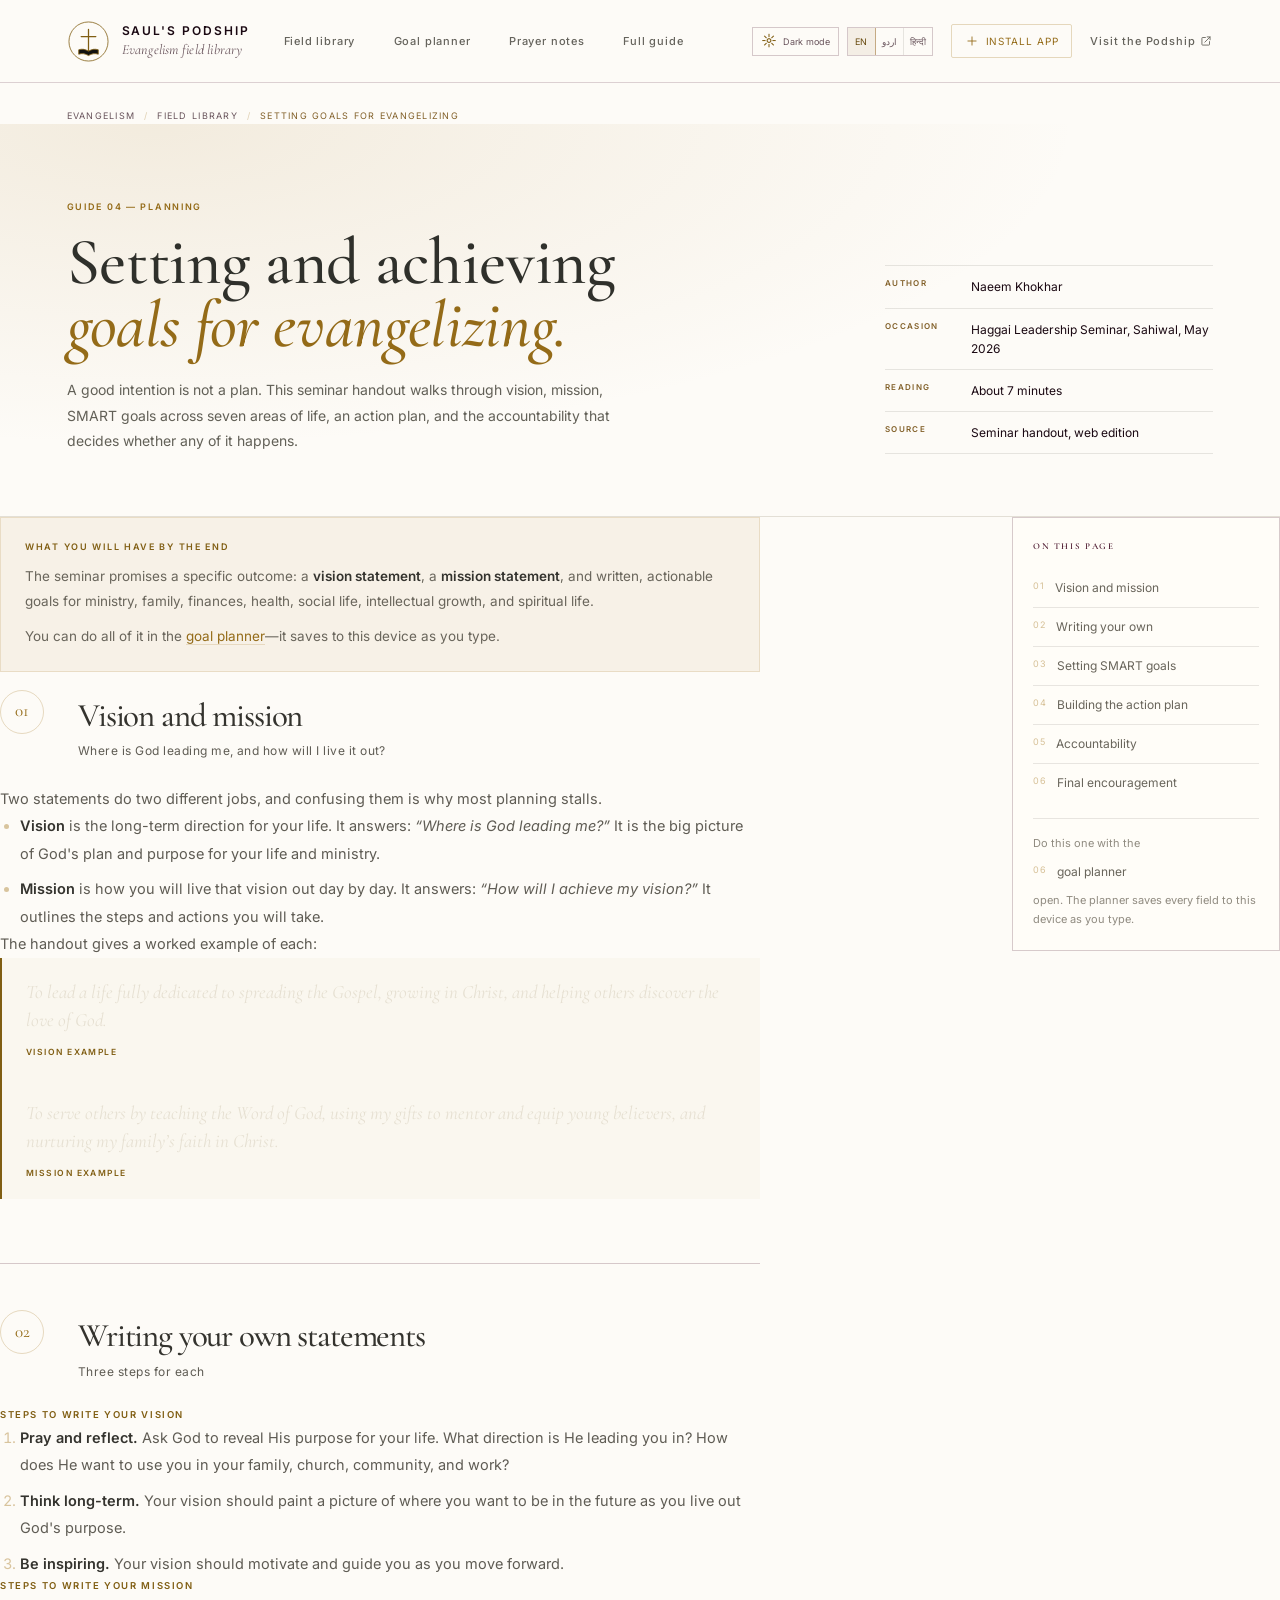
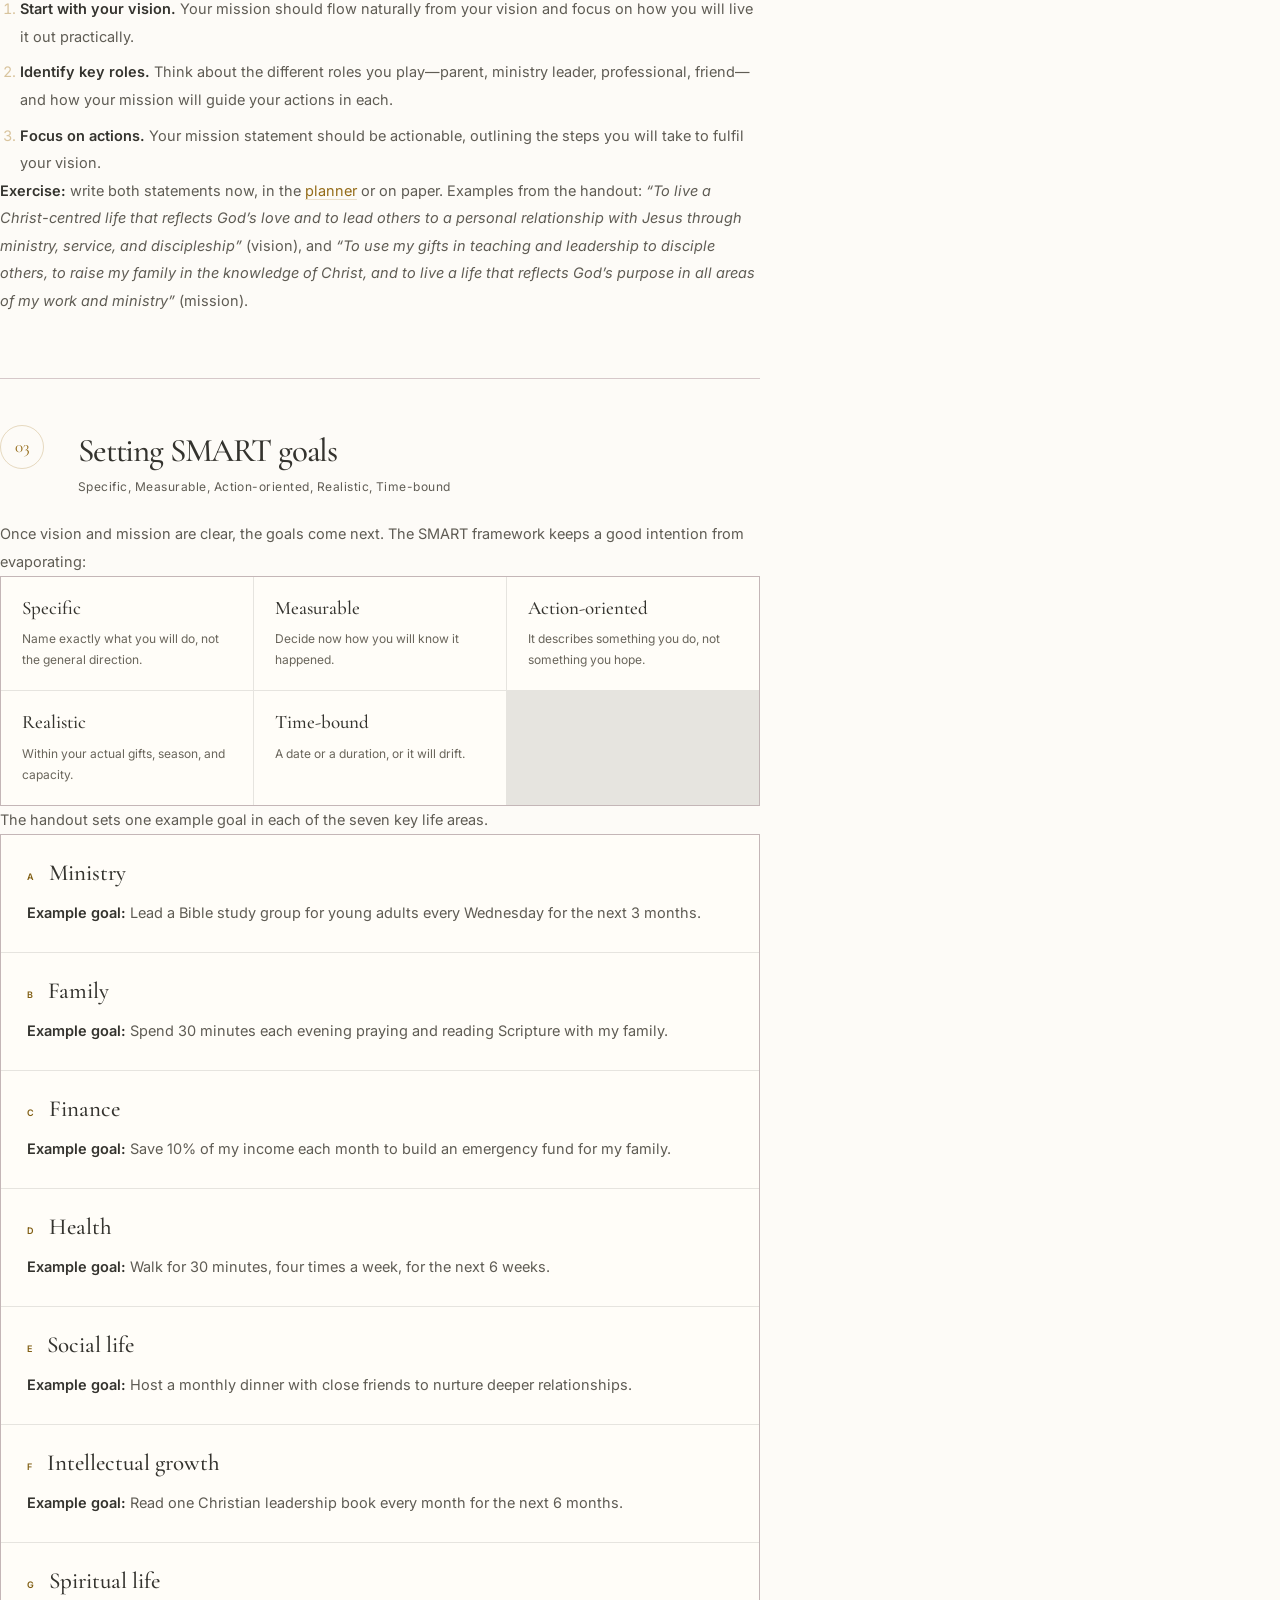
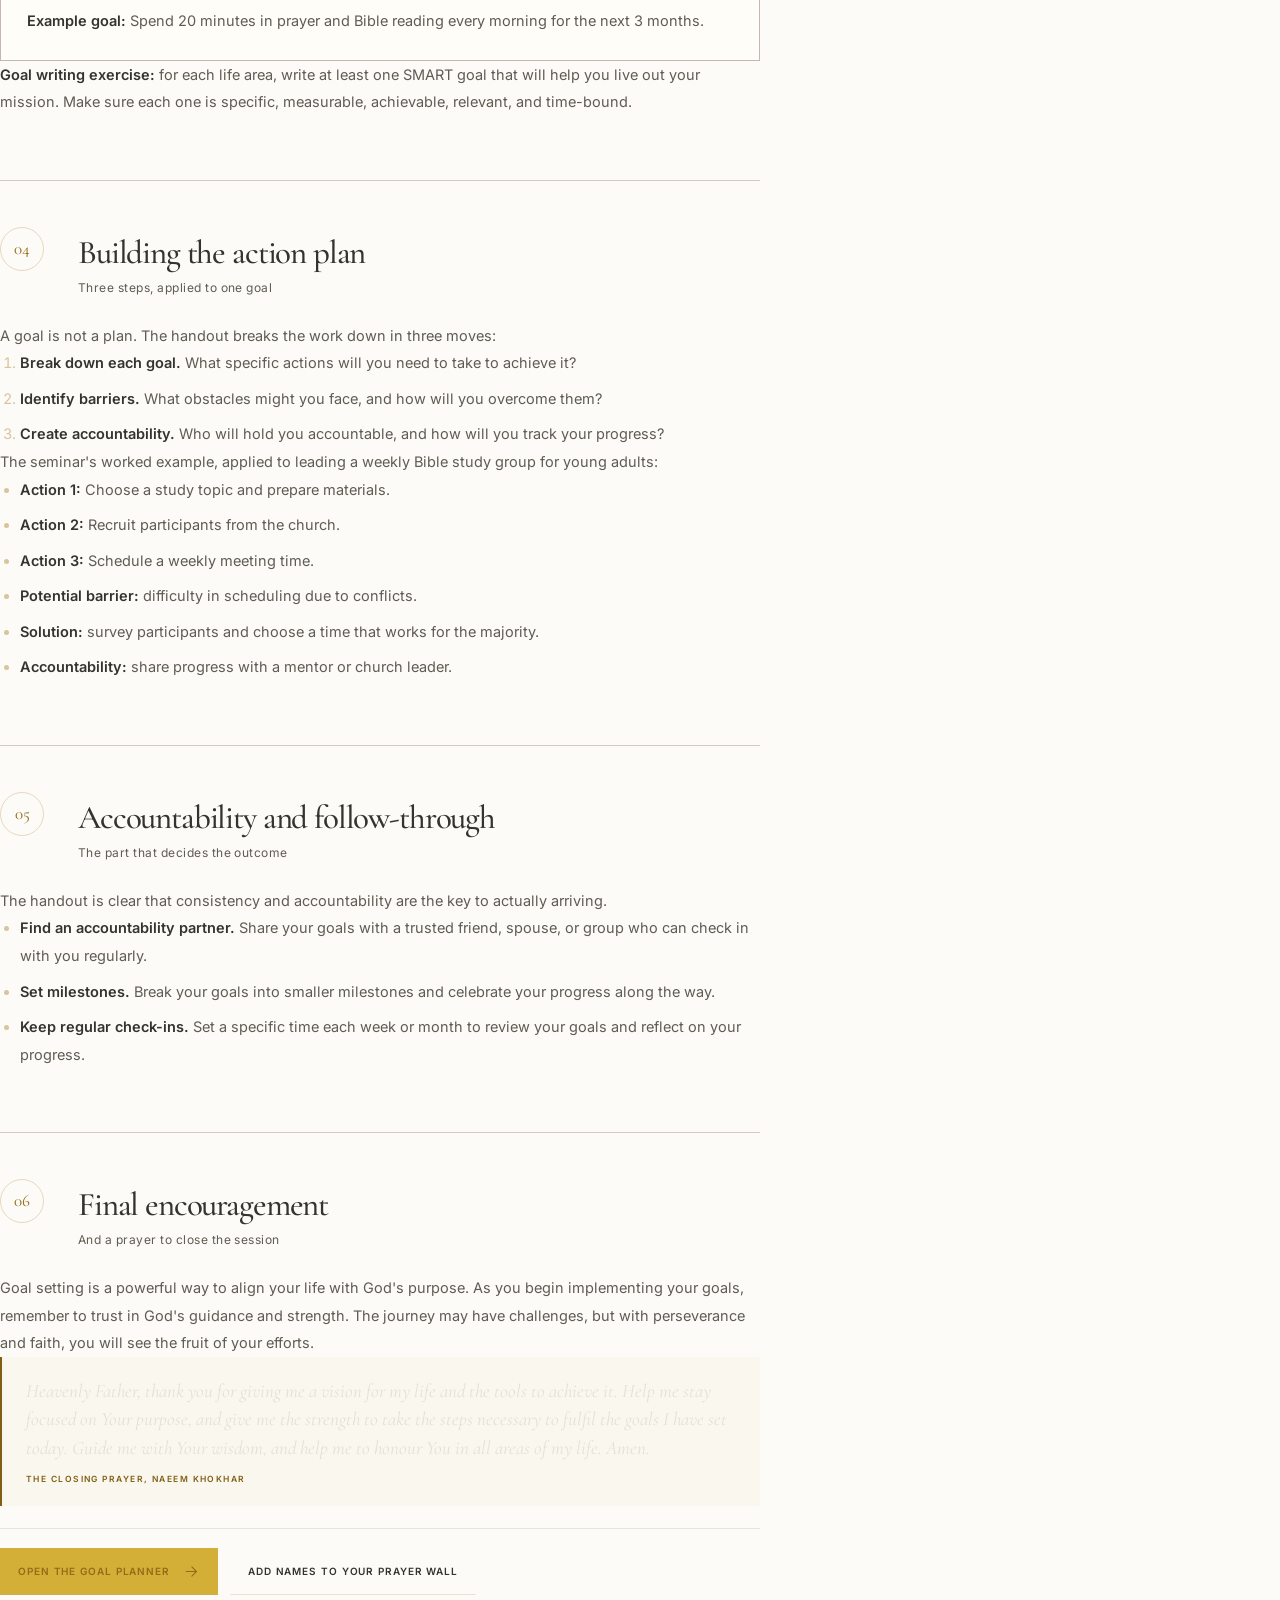
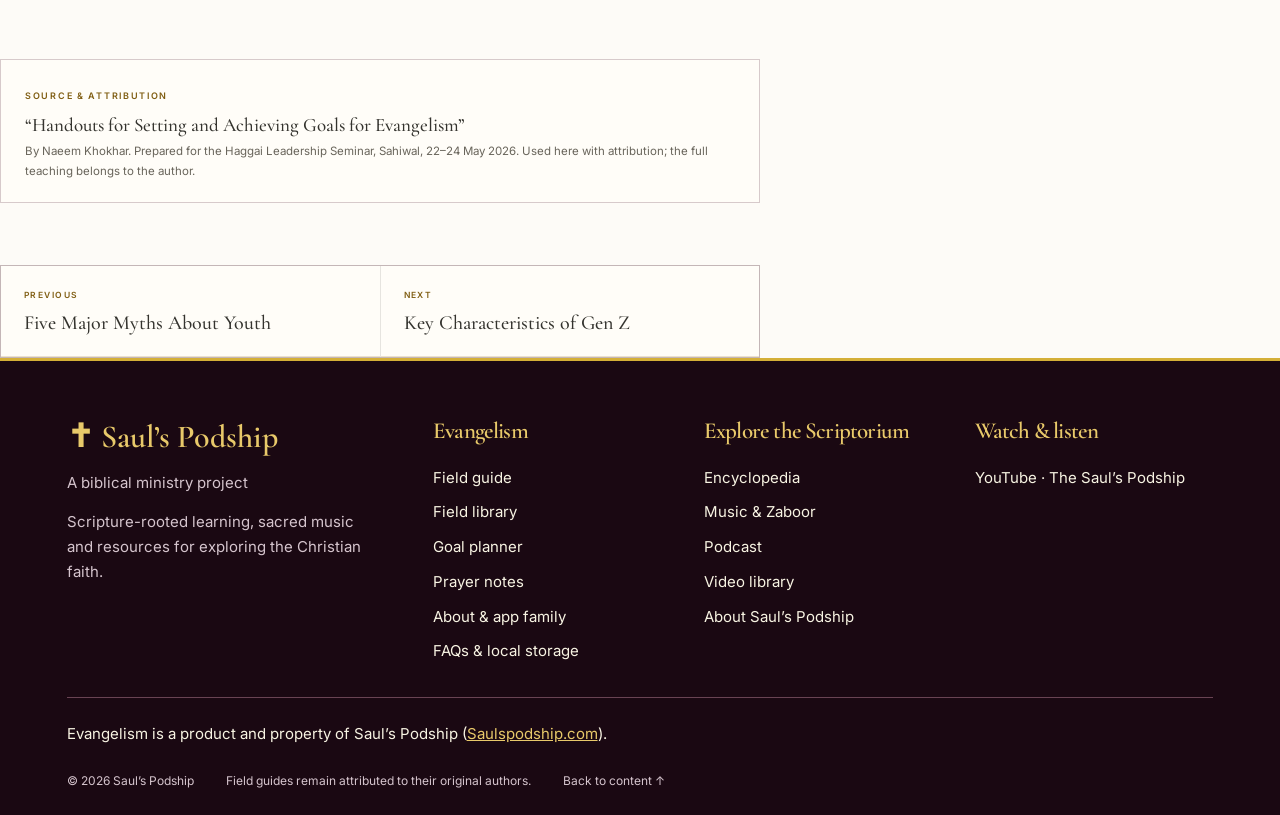
<file: library/setting-goals-for-evangelism.html>
<!doctype html>
<html lang="en">
<head>
  <meta charset="utf-8">
  <meta name="viewport" content="width=device-width, initial-scale=1">
  <meta name="theme-color" content="#4A152C">
  <meta name="color-scheme" content="light">
  <meta name="mobile-web-app-capable" content="yes">
  <meta name="apple-mobile-web-app-capable" content="yes">
  <meta name="apple-mobile-web-app-title" content="Goals for Evangelizing">
  <meta name="apple-mobile-web-app-status-bar-style" content="black-translucent">
  <meta name="description" content="Vision, mission, SMART goals in seven life areas, an action plan and accountability: Naeem Khokhar's Haggai seminar on setting goals for evangelism.">
  <meta property="og:type" content="website">
  <meta property="og:title" content="Setting Goals for Evangelism | Saul's Podship">
  <meta property="og:description" content="Craft a vision and mission, set SMART goals in seven life areas, and build the action plan that carries them through.">
  <meta property="og:url" content="https://evangelism.saulspodship.com/library/setting-goals-for-evangelism.html">
  <meta property="og:image" content="https://evangelism.saulspodship.com/images/og-evangelism.jpg">
  <meta name="twitter:card" content="summary_large_image">
  <link rel="canonical" href="https://evangelism.saulspodship.com/library/setting-goals-for-evangelism.html">
  <link rel="icon" href="../icon.svg" type="image/svg+xml">
  <link rel="apple-touch-icon" href="../icons/icon-192.png">
  <link rel="manifest" href="../manifest.webmanifest">
  <link rel="preconnect" href="https://fonts.googleapis.com">
  <link rel="preconnect" href="https://fonts.gstatic.com" crossorigin>
  <link href="https://fonts.googleapis.com/css2?family=Cormorant+Garamond:ital,wght@0,400;0,500;0,600;1,400;1,500;1,600&family=Inter:wght@400;500;600;700&family=Noto+Sans+Arabic:wght@400;500;600;700&family=Noto+Sans+Devanagari:wght@400;500;600;700&display=swap" rel="stylesheet">
  <link rel="stylesheet" href="../styles.css">
  <link rel="stylesheet" href="./library.css">
  <title>Setting Goals for Evangelism | Saul's Podship</title>
  <script type="application/ld+json">
    {
          "@context": "https://schema.org",
          "@type": "Article",
          "headline": "Setting and Achieving Goals for Evangelizing",
          "author": {
                "@type": "Person",
                "name": "Naeem Khokhar"
          },
          "url": "https://evangelism.saulspodship.com/library/setting-goals-for-evangelism.html",
          "isPartOf": {
                "@type": "CollectionPage",
                "name": "The Field Library",
                "url": "https://evangelism.saulspodship.com/library/"
          },
          "publisher": {
                "@type": "Organization",
                "name": "Saul's Podship",
                "url": "https://www.saulspodship.com/"
          }
    }
  </script>
<meta property="og:site_name" content="Evangelism · Saul’s Podship">
<meta property="og:image:alt" content="Evangelism field guide share card: an open Bible, a brass cross and stained-glass light">
<meta property="og:image:width" content="1200">
<meta property="og:image:height" content="630">
<meta name="twitter:image:alt" content="Evangelism field guide share card: an open Bible, a brass cross and stained-glass light">
<meta name="twitter:title" content="Setting Goals for Evangelism | Saul's Podship">
<meta name="twitter:description" content="Vision, mission, SMART goals in seven life areas, an action plan and accountability: Naeem Khokhar's Haggai seminar on setting goals for evangelism.">
<meta name="twitter:image" content="https://evangelism.saulspodship.com/images/og-evangelism.jpg">
<script type="application/ld+json">{
  "@context": "https://schema.org",
  "@graph": [
    {
      "@type": "Organization",
      "@id": "https://www.saulspodship.com/#organization",
      "name": "Saul’s Podship",
      "url": "https://www.saulspodship.com/"
    },
    {
      "@type": "WebSite",
      "@id": "https://evangelism.saulspodship.com/#website",
      "name": "Evangelism",
      "url": "https://evangelism.saulspodship.com/",
      "publisher": {
        "@id": "https://www.saulspodship.com/#organization"
      }
    },
    {
      "@type": "WebPage",
      "@id": "https://evangelism.saulspodship.com/library/setting-goals-for-evangelism.html#webpage",
      "url": "https://evangelism.saulspodship.com/library/setting-goals-for-evangelism.html",
      "name": "Setting and Achieving Goals for Evangelizing — Evangelism Field Library",
      "description": "Vision, mission, SMART goals in seven life areas, an action plan and accountability: Naeem Khokhar's Haggai seminar on setting goals for evangelism.",
      "isPartOf": {
        "@id": "https://evangelism.saulspodship.com/#website"
      },
      "publisher": {
        "@id": "https://www.saulspodship.com/#organization"
      }
    }
  ]
}</script>
</head>
<body>
  <a class="skip-link" href="#main">Skip to content</a>
  <svg class="icon-definitions" xmlns="http://www.w3.org/2000/svg" aria-hidden="true" focusable="false">
    <symbol id="icon-arrow" viewBox="0 0 24 24"><path d="M4.5 12h14M12.5 5.5 19 12l-6.5 6.5" fill="none" stroke="currentColor" stroke-linecap="round" stroke-linejoin="round" stroke-width="1.5"/></symbol>
    <symbol id="icon-external" viewBox="0 0 24 24"><path d="M14 5h5v5M19 5l-9 9M18 13v5a1 1 0 0 1-1 1H6a1 1 0 0 1-1-1V7a1 1 0 0 1 1-1h5" fill="none" stroke="currentColor" stroke-linecap="round" stroke-linejoin="round" stroke-width="1.5"/></symbol>
    <symbol id="icon-plus" viewBox="0 0 24 24"><path d="M12 5v14M5 12h14" fill="none" stroke="currentColor" stroke-linecap="round" stroke-width="1.5"/></symbol>
    <symbol id="icon-spark" viewBox="0 0 24 24"><path d="M12 2.8 14.2 9.8 21.2 12l-7 2.2-2.2 7-2.2-7L2.8 12l7-2.2L12 2.8Z" fill="none" stroke="currentColor" stroke-linejoin="round" stroke-width="1.35"/></symbol>
    <symbol id="icon-book" viewBox="0 0 24 24"><path d="M3.5 5.5c3.1-.9 5.8-.4 8.5 1.5v12c-2.7-1.9-5.4-2.4-8.5-1.5v-12ZM20.5 5.5c-3.1-.9-5.8-.4-8.5 1.5v12c2.7-1.9 5.4-2.4 8.5-1.5v-12Z" fill="none" stroke="currentColor" stroke-linejoin="round" stroke-width="1.35"/></symbol>
    <symbol id="icon-cross" viewBox="0 0 24 24"><path d="M12 3v18M5 9h14" fill="none" stroke="currentColor" stroke-linecap="round" stroke-width="1.5"/></symbol>
    <symbol id="icon-people" viewBox="0 0 24 24"><path d="M15.5 20v-1.6a3.6 3.6 0 0 0-3.6-3.6H6.6A3.6 3.6 0 0 0 3 18.4V20M9.25 11.4a3.5 3.5 0 1 0 0-7 3.5 3.5 0 0 0 0 7ZM21 20v-1.6a3.6 3.6 0 0 0-2.7-3.48M15.6 4.62a3.6 3.6 0 0 1 0 6.76" fill="none" stroke="currentColor" stroke-linecap="round" stroke-linejoin="round" stroke-width="1.4"/></symbol>
    <symbol id="icon-compass" viewBox="0 0 24 24"><circle cx="12" cy="12" r="9" fill="none" stroke="currentColor" stroke-width="1.4"/><path d="m15.6 8.4-2.1 5.1-5.1 2.1 2.1-5.1 5.1-2.1Z" fill="none" stroke="currentColor" stroke-linejoin="round" stroke-width="1.4"/></symbol>
    <symbol id="icon-megaphone" viewBox="0 0 24 24"><path d="M4 10v4a1 1 0 0 0 1 1h2l7 4V5L7 9H5a1 1 0 0 0-1 1ZM17 9.5a3.5 3.5 0 0 1 0 5M7 15v5" fill="none" stroke="currentColor" stroke-linecap="round" stroke-linejoin="round" stroke-width="1.4"/></symbol>
    <symbol id="icon-target" viewBox="0 0 24 24"><circle cx="12" cy="12" r="8.5" fill="none" stroke="currentColor" stroke-width="1.4"/><circle cx="12" cy="12" r="4.5" fill="none" stroke="currentColor" stroke-width="1.4"/><circle cx="12" cy="12" r="1.1" fill="currentColor"/></symbol>
    <symbol id="icon-shield" viewBox="0 0 24 24"><path d="M12 3.2 19 6v6c0 4.2-2.9 7.2-7 8.8-4.1-1.6-7-4.6-7-8.8V6l7-2.8Z" fill="none" stroke="currentColor" stroke-linejoin="round" stroke-width="1.4"/><path d="m9 12 2.2 2.2L15.4 10" fill="none" stroke="currentColor" stroke-linecap="round" stroke-linejoin="round" stroke-width="1.4"/></symbol>
    <symbol id="icon-chart" viewBox="0 0 24 24"><path d="M4 20h16M7.5 20v-6.5M12 20V7M16.5 20v-9.5" fill="none" stroke="currentColor" stroke-linecap="round" stroke-width="1.5"/></symbol>
    <symbol id="icon-tool" viewBox="0 0 24 24"><path d="M14.6 6.2a3.9 3.9 0 0 0 5.2 5.2l-8.3 8.3a2 2 0 0 1-2.8 0l-2-2a2 2 0 0 1 0-2.8l7.9-8.7Z" fill="none" stroke="currentColor" stroke-linecap="round" stroke-linejoin="round" stroke-width="1.4"/></symbol>
    <symbol id="icon-note" viewBox="0 0 24 24"><path d="M6 3.5h8.5L19 8v12.5H6V3.5Z" fill="none" stroke="currentColor" stroke-linejoin="round" stroke-width="1.4"/><path d="M14 3.7V8h4.3M9 12.5h6M9 16h4" fill="none" stroke="currentColor" stroke-linecap="round" stroke-width="1.4"/></symbol>
    <symbol id="icon-lock" viewBox="0 0 24 24"><rect x="5" y="10.5" width="14" height="9.5" rx="1.6" fill="none" stroke="currentColor" stroke-width="1.4"/><path d="M8.5 10.5V8a3.5 3.5 0 0 1 7 0v2.5" fill="none" stroke="currentColor" stroke-linecap="round" stroke-width="1.4"/></symbol>
    <symbol id="icon-check" viewBox="0 0 24 24"><path d="m5 12.5 4.5 4.5L19 7" fill="none" stroke="currentColor" stroke-linecap="round" stroke-linejoin="round" stroke-width="1.6"/></symbol>
    <symbol id="icon-hands" viewBox="0 0 24 24"><path d="M12 8.4S10.8 6 8.9 6a2.6 2.6 0 0 0-2.6 2.6c0 3.2 5.7 7 5.7 7s5.7-3.8 5.7-7A2.6 2.6 0 0 0 15.1 6C13.2 6 12 8.4 12 8.4Z" fill="none" stroke="currentColor" stroke-linejoin="round" stroke-width="1.4"/><path d="M4 19.2c2.6-1 5.3-1 8 0 2.7-1 5.4-1 8 0" fill="none" stroke="currentColor" stroke-linecap="round" stroke-width="1.4"/></symbol>
    <symbol id="icon-search" viewBox="0 0 24 24"><circle cx="10.8" cy="10.8" r="6.3" fill="none" stroke="currentColor" stroke-width="1.4"/><path d="m15.4 15.4 4 4" fill="none" stroke="currentColor" stroke-linecap="round" stroke-width="1.4"/></symbol>
    <symbol id="icon-copy" viewBox="0 0 24 24"><rect x="8.5" y="8.5" width="11" height="11" rx="1.4" fill="none" stroke="currentColor" stroke-width="1.4"/><path d="M15.5 5.5H6a1.5 1.5 0 0 0-1.5 1.5v9.5" fill="none" stroke="currentColor" stroke-linecap="round" stroke-width="1.4"/></symbol>
    <symbol id="icon-download" viewBox="0 0 24 24"><path d="M12 4v10.5M7.5 10.5 12 15l4.5-4.5M4.5 19.5h15" fill="none" stroke="currentColor" stroke-linecap="round" stroke-linejoin="round" stroke-width="1.5"/></symbol>
    <symbol id="icon-print" viewBox="0 0 24 24"><path d="M7 8.5V4.5h10v4M7 17.5H5a1 1 0 0 1-1-1v-6a1 1 0 0 1 1-1h14a1 1 0 0 1 1 1v6a1 1 0 0 1-1 1h-2M7 14h10v5.5H7V14Z" fill="none" stroke="currentColor" stroke-linecap="round" stroke-linejoin="round" stroke-width="1.4"/></symbol>
  </svg>

  <header class="site-header">
    <div class="container header-inner">
      <a class="brand" href="/#top" aria-label="Saul's Podship Evangelism, back to the main guide">
        <span class="brand-mark" aria-hidden="true">
          <svg viewBox="0 0 44 44" fill="none">
            <circle cx="22" cy="22" r="20" stroke="currentColor" stroke-width=".8"/>
            <path d="M22 9.5v25M14.5 17h15" stroke="currentColor" stroke-width="1.3" stroke-linecap="round"/>
            <path d="M12 30.5c3.2-1.1 6.4-.7 10 1.4 3.6-2.1 6.8-2.5 10-1.4V35c-3.2-1.1-6.4-.7-10 1.4-3.6-2.1-6.8-2.5-10-1.4v-4.5Z" fill="#10110f" stroke="currentColor" stroke-width=".85" stroke-linejoin="round"/>
          </svg>
        </span>
        <span class="brand-copy">
          <strong>Saul's Podship</strong>
          <span>Evangelism field library</span>
        </span>
      </a>
      <nav class="primary-nav" id="primary-navigation" aria-label="Main navigation">
        <a href="/library/">Field library</a>
        <a href="./goal-planner.html">Goal planner</a>
        <a href="./prayer-notes.html">Prayer notes</a>
        <a href="/">Full guide</a>
      </nav>
      <div class="header-actions">
        <button class="install-button" id="install-app" type="button" aria-label="Install the Evangelism field guide">
          <svg class="icon" aria-hidden="true"><use href="#icon-plus"/></svg>
          <span>Install app</span>
        </button>
        <a class="header-parent-link" href="https://www.saulspodship.com/" target="_blank" rel="noopener noreferrer">
          Visit the Podship <svg class="icon" aria-hidden="true"><use href="#icon-external"/></svg>
        </a>
      </div>
      <button class="menu-toggle" id="menu-toggle" type="button" aria-expanded="false" aria-controls="primary-navigation" aria-label="Open navigation menu">
        <span></span><span></span>
      </button>
    </div>
  </header>

  <main id="main">
    <nav class="container lib-breadcrumb" aria-label="Breadcrumb">
      <a href="/">Evangelism</a>
      <span aria-hidden="true">/</span>
      <a href="/library/">Field library</a>
      <span aria-hidden="true">/</span>
      <span>Setting Goals for Evangelizing</span>
    </nav>

    <section class="lib-hero" aria-labelledby="page-title">
      <div class="container lib-hero-inner">
        <div>
          <p class="section-kicker"><span>GUIDE 04 — PLANNING</span></p>
          <h1 id="page-title">Setting and achieving<br><em>goals for evangelizing.</em></h1>
          <p class="lib-lede">A good intention is not a plan. This seminar handout walks through vision, mission, SMART goals across seven areas of life, an action plan, and the accountability that decides whether any of it happens.</p>
        </div>
        <div class="lib-hero-aside">
          <ul class="lib-meta-list">
            <li><span class="lib-meta-label">Author</span><span>Naeem Khokhar</span></li>
            <li><span class="lib-meta-label">Occasion</span><span>Haggai Leadership Seminar, Sahiwal, May 2026</span></li>
            <li><span class="lib-meta-label">Reading</span><span>About 7 minutes</span></li>
            <li><span class="lib-meta-label">Source</span><span>Seminar handout, web edition</span></li>
          </ul>
        </div>
      </div>
    </section>


      <div class="lib-guide-layout">
        <article class="lib-prose">


          <div class="lib-callout">
            <span class="micro-label">WHAT YOU WILL HAVE BY THE END</span>
            <p>The seminar promises a specific outcome: a <strong>vision statement</strong>, a <strong>mission statement</strong>, and written, actionable goals for ministry, family, finances, health, social life, intellectual growth, and spiritual life.</p><p>You can do all of it in the <a href="./goal-planner.html">goal planner</a>—it saves to this device as you type.</p>
          </div>


          <section class="lib-block" id="vision-and-mission">
            <div class="lib-block-head">
              <span class="lib-block-num">01</span>
              <div>
                <h2>Vision and mission</h2>
                <p>Where is God leading me, and how will I live it out?</p>
              </div>
            </div>

            <p>Two statements do two different jobs, and confusing them is why most planning stalls.</p>
<ul>
              <li><strong>Vision</strong> is the long-term direction for your life. It answers: <em>“Where is God leading me?”</em> It is the big picture of God's plan and purpose for your life and ministry.</li>
              <li><strong>Mission</strong> is how you will live that vision out day by day. It answers: <em>“How will I achieve my vision?”</em> It outlines the steps and actions you will take.</li>
            </ul>
            <p>The handout gives a worked example of each:</p>
            <blockquote>
              To lead a life fully dedicated to spreading the Gospel, growing in Christ, and helping others discover the love of God.
              <cite>Vision example</cite>
            </blockquote>
            <blockquote>
              To serve others by teaching the Word of God, using my gifts to mentor and equip young believers, and nurturing my family’s faith in Christ.
              <cite>Mission example</cite>
            </blockquote>
          </section>


          <section class="lib-block" id="writing-them">
            <div class="lib-block-head">
              <span class="lib-block-num">02</span>
              <div>
                <h2>Writing your own statements</h2>
                <p>Three steps for each</p>
              </div>
            </div>

            <h4>Steps to write your vision</h4>
<ol>
              <li><strong>Pray and reflect.</strong> Ask God to reveal His purpose for your life. What direction is He leading you in? How does He want to use you in your family, church, community, and work?</li>
              <li><strong>Think long-term.</strong> Your vision should paint a picture of where you want to be in the future as you live out God's purpose.</li>
              <li><strong>Be inspiring.</strong> Your vision should motivate and guide you as you move forward.</li>
            </ol>
            <h4>Steps to write your mission</h4>
<ol>
              <li><strong>Start with your vision.</strong> Your mission should flow naturally from your vision and focus on how you will live it out practically.</li>
              <li><strong>Identify key roles.</strong> Think about the different roles you play—parent, ministry leader, professional, friend—and how your mission will guide your actions in each.</li>
              <li><strong>Focus on actions.</strong> Your mission statement should be actionable, outlining the steps you will take to fulfil your vision.</li>
            </ol>
            <p><strong>Exercise:</strong> write both statements now, in the <a href="./goal-planner.html">planner</a> or on paper. Examples from the handout: <em>“To live a Christ-centred life that reflects God’s love and to lead others to a personal relationship with Jesus through ministry, service, and discipleship”</em> (vision), and <em>“To use my gifts in teaching and leadership to disciple others, to raise my family in the knowledge of Christ, and to live a life that reflects God’s purpose in all areas of my work and ministry”</em> (mission).</p>
          </section>


          <section class="lib-block" id="smart-goals">
            <div class="lib-block-head">
              <span class="lib-block-num">03</span>
              <div>
                <h2>Setting SMART goals</h2>
                <p>Specific, Measurable, Action-oriented, Realistic, Time-bound</p>
              </div>
            </div>

            <p>Once vision and mission are clear, the goals come next. The SMART framework keeps a good intention from evaporating:</p>

            <div class="lib-pillars">
              <div class="lib-pillar"><b>Specific</b><p>Name exactly what you will do, not the general direction.</p></div>
              <div class="lib-pillar"><b>Measurable</b><p>Decide now how you will know it happened.</p></div>
              <div class="lib-pillar"><b>Action-oriented</b><p>It describes something you do, not something you hope.</p></div>
              <div class="lib-pillar"><b>Realistic</b><p>Within your actual gifts, season, and capacity.</p></div>
              <div class="lib-pillar"><b>Time-bound</b><p>A date or a duration, or it will drift.</p></div>
            </div>
            <p>The handout sets one example goal in each of the seven key life areas.</p>
            <div class="lib-stack">
              <section class="lib-stack-item">
                <header><span>A</span><h3>Ministry</h3></header>
                <p><strong>Example goal:</strong> Lead a Bible study group for young adults every Wednesday for the next 3 months.</p>
              </section>
              <section class="lib-stack-item">
                <header><span>B</span><h3>Family</h3></header>
                <p><strong>Example goal:</strong> Spend 30 minutes each evening praying and reading Scripture with my family.</p>
              </section>
              <section class="lib-stack-item">
                <header><span>C</span><h3>Finance</h3></header>
                <p><strong>Example goal:</strong> Save 10% of my income each month to build an emergency fund for my family.</p>
              </section>
              <section class="lib-stack-item">
                <header><span>D</span><h3>Health</h3></header>
                <p><strong>Example goal:</strong> Walk for 30 minutes, four times a week, for the next 6 weeks.</p>
              </section>
              <section class="lib-stack-item">
                <header><span>E</span><h3>Social life</h3></header>
                <p><strong>Example goal:</strong> Host a monthly dinner with close friends to nurture deeper relationships.</p>
              </section>
              <section class="lib-stack-item">
                <header><span>F</span><h3>Intellectual growth</h3></header>
                <p><strong>Example goal:</strong> Read one Christian leadership book every month for the next 6 months.</p>
              </section>
              <section class="lib-stack-item">
                <header><span>G</span><h3>Spiritual life</h3></header>
                <p><strong>Example goal:</strong> Spend 20 minutes in prayer and Bible reading every morning for the next 3 months.</p>
              </section>
            </div>
            <p><strong>Goal writing exercise:</strong> for each life area, write at least one SMART goal that will help you live out your mission. Make sure each one is specific, measurable, achievable, relevant, and time-bound.</p>
          </section>


          <section class="lib-block" id="action-plan">
            <div class="lib-block-head">
              <span class="lib-block-num">04</span>
              <div>
                <h2>Building the action plan</h2>
                <p>Three steps, applied to one goal</p>
              </div>
            </div>

            <p>A goal is not a plan. The handout breaks the work down in three moves:</p>
<ol>
              <li><strong>Break down each goal.</strong> What specific actions will you need to take to achieve it?</li>
              <li><strong>Identify barriers.</strong> What obstacles might you face, and how will you overcome them?</li>
              <li><strong>Create accountability.</strong> Who will hold you accountable, and how will you track your progress?</li>
            </ol>
            <p>The seminar's worked example, applied to leading a weekly Bible study group for young adults:</p>
<ul>
              <li><strong>Action 1:</strong> Choose a study topic and prepare materials.</li>
              <li><strong>Action 2:</strong> Recruit participants from the church.</li>
              <li><strong>Action 3:</strong> Schedule a weekly meeting time.</li>
              <li><strong>Potential barrier:</strong> difficulty in scheduling due to conflicts.</li>
              <li><strong>Solution:</strong> survey participants and choose a time that works for the majority.</li>
              <li><strong>Accountability:</strong> share progress with a mentor or church leader.</li>
            </ul>
          </section>


          <section class="lib-block" id="accountability">
            <div class="lib-block-head">
              <span class="lib-block-num">05</span>
              <div>
                <h2>Accountability and follow-through</h2>
                <p>The part that decides the outcome</p>
              </div>
            </div>

            <p>The handout is clear that consistency and accountability are the key to actually arriving.</p>
<ul>
              <li><strong>Find an accountability partner.</strong> Share your goals with a trusted friend, spouse, or group who can check in with you regularly.</li>
              <li><strong>Set milestones.</strong> Break your goals into smaller milestones and celebrate your progress along the way.</li>
              <li><strong>Keep regular check-ins.</strong> Set a specific time each week or month to review your goals and reflect on your progress.</li>
            </ul>
          </section>


          <section class="lib-block" id="final-encouragement">
            <div class="lib-block-head">
              <span class="lib-block-num">06</span>
              <div>
                <h2>Final encouragement</h2>
                <p>And a prayer to close the session</p>
              </div>
            </div>

            <p>Goal setting is a powerful way to align your life with God's purpose. As you begin implementing your goals, remember to trust in God's guidance and strength. The journey may have challenges, but with perseverance and faith, you will see the fruit of your efforts.</p>
            <blockquote>
              Heavenly Father, thank you for giving me a vision for my life and the tools to achieve it. Help me stay focused on Your purpose, and give me the strength to take the steps necessary to fulfil the goals I have set today. Guide me with Your wisdom, and help me to honour You in all areas of my life. Amen.
              <cite>The closing prayer, Naeem Khokhar</cite>
            </blockquote>
            <div class="lib-actions no-print">
              <a class="button button-gold" href="./goal-planner.html">Open the goal planner <svg class="icon" aria-hidden="true"><use href="#icon-arrow"/></svg></a>
              <a class="button button-quiet" href="./prayer-notes.html">Add names to your prayer wall</a>
            </div>
          </section>


          <div class="lib-source">
            <div class="lib-source-copy">
              <span class="micro-label">SOURCE &amp; ATTRIBUTION</span>
              <h3>“Handouts for Setting and Achieving Goals for Evangelism”</h3>
              <p>By Naeem Khokhar. Prepared for the Haggai Leadership Seminar, Sahiwal, 22–24 May 2026. Used here with attribution; the full teaching belongs to the author.</p>
            </div>
          </div>


          <nav class="lib-pager" aria-label="Guide navigation">
            <a href="./five-myths-about-youth.html"><span>Previous</span><b>Five Major Myths About Youth</b></a>
            <a href="./key-characteristics-of-gen-z.html"><span>Next</span><b>Key Characteristics of Gen Z</b></a>
          </nav>
        </article>

        <aside class="lib-rail" aria-label="On this page">
          <h2>On this page</h2>
          <ol>
            <li><a href="#vision-and-mission">Vision and mission</a></li>
            <li><a href="#writing-them">Writing your own</a></li>
            <li><a href="#smart-goals">Setting SMART goals</a></li>
            <li><a href="#action-plan">Building the action plan</a></li>
            <li><a href="#accountability">Accountability</a></li>
            <li><a href="#final-encouragement">Final encouragement</a></li>
          </ol>
          <p class="lib-rail-note">Do this one with the <a href="./goal-planner.html">goal planner</a> open. The planner saves every field to this device as you type.</p>
        </aside>
      </div>

  </main>

  <footer class="site-footer pod-footer"><div class="container"><div class="pod-footer-grid"><div><a class="pod-footer-brand" href="https://www.saulspodship.com/">✝ Saul’s Podship</a><p>A biblical ministry project</p><p>Scripture-rooted learning, sacred music and resources for exploring the Christian faith.</p></div><nav aria-label="Evangelism footer"><h2>Evangelism</h2><a href="/">Field guide</a><a href="/library/">Field library</a><a href="/library/goal-planner.html">Goal planner</a><a href="/library/prayer-notes.html">Prayer notes</a><a href="/#about">About &amp; app family</a><a href="/#product-faq">FAQs &amp; local storage</a></nav><nav aria-label="Saul’s Podship resources"><h2>Explore the Scriptorium</h2><a href="https://www.saulspodship.com/#/encyclopedia">Encyclopedia</a><a href="https://www.saulspodship.com/#/music">Music &amp; Zaboor</a><a href="https://www.saulspodship.com/#/podcast">Podcast</a><a href="https://www.saulspodship.com/videos/">Video library</a><a href="https://www.saulspodship.com/#/about">About Saul’s Podship</a></nav><nav aria-label="Social links"><h2>Watch &amp; listen</h2><a href="https://www.youtube.com/@TheSaulsPodship">YouTube · The Saul’s Podship</a></nav></div><p class="pod-ownership">Evangelism is a product and property of Saul’s Podship (<a href="https://www.saulspodship.com/">Saulspodship.com</a>).</p><div class="pod-footer-bottom"><span>© 2026 Saul’s Podship</span><span>Field guides remain attributed to their original authors.</span><a href="#main">Back to content ↑</a></div></div></footer>

  <div class="toast" id="app-toast" role="status" aria-live="polite" aria-atomic="true"></div>
  <script src="../i18n.js" defer></script>
  <script src="./library.js" defer></script>
</body>
</html>
</file>
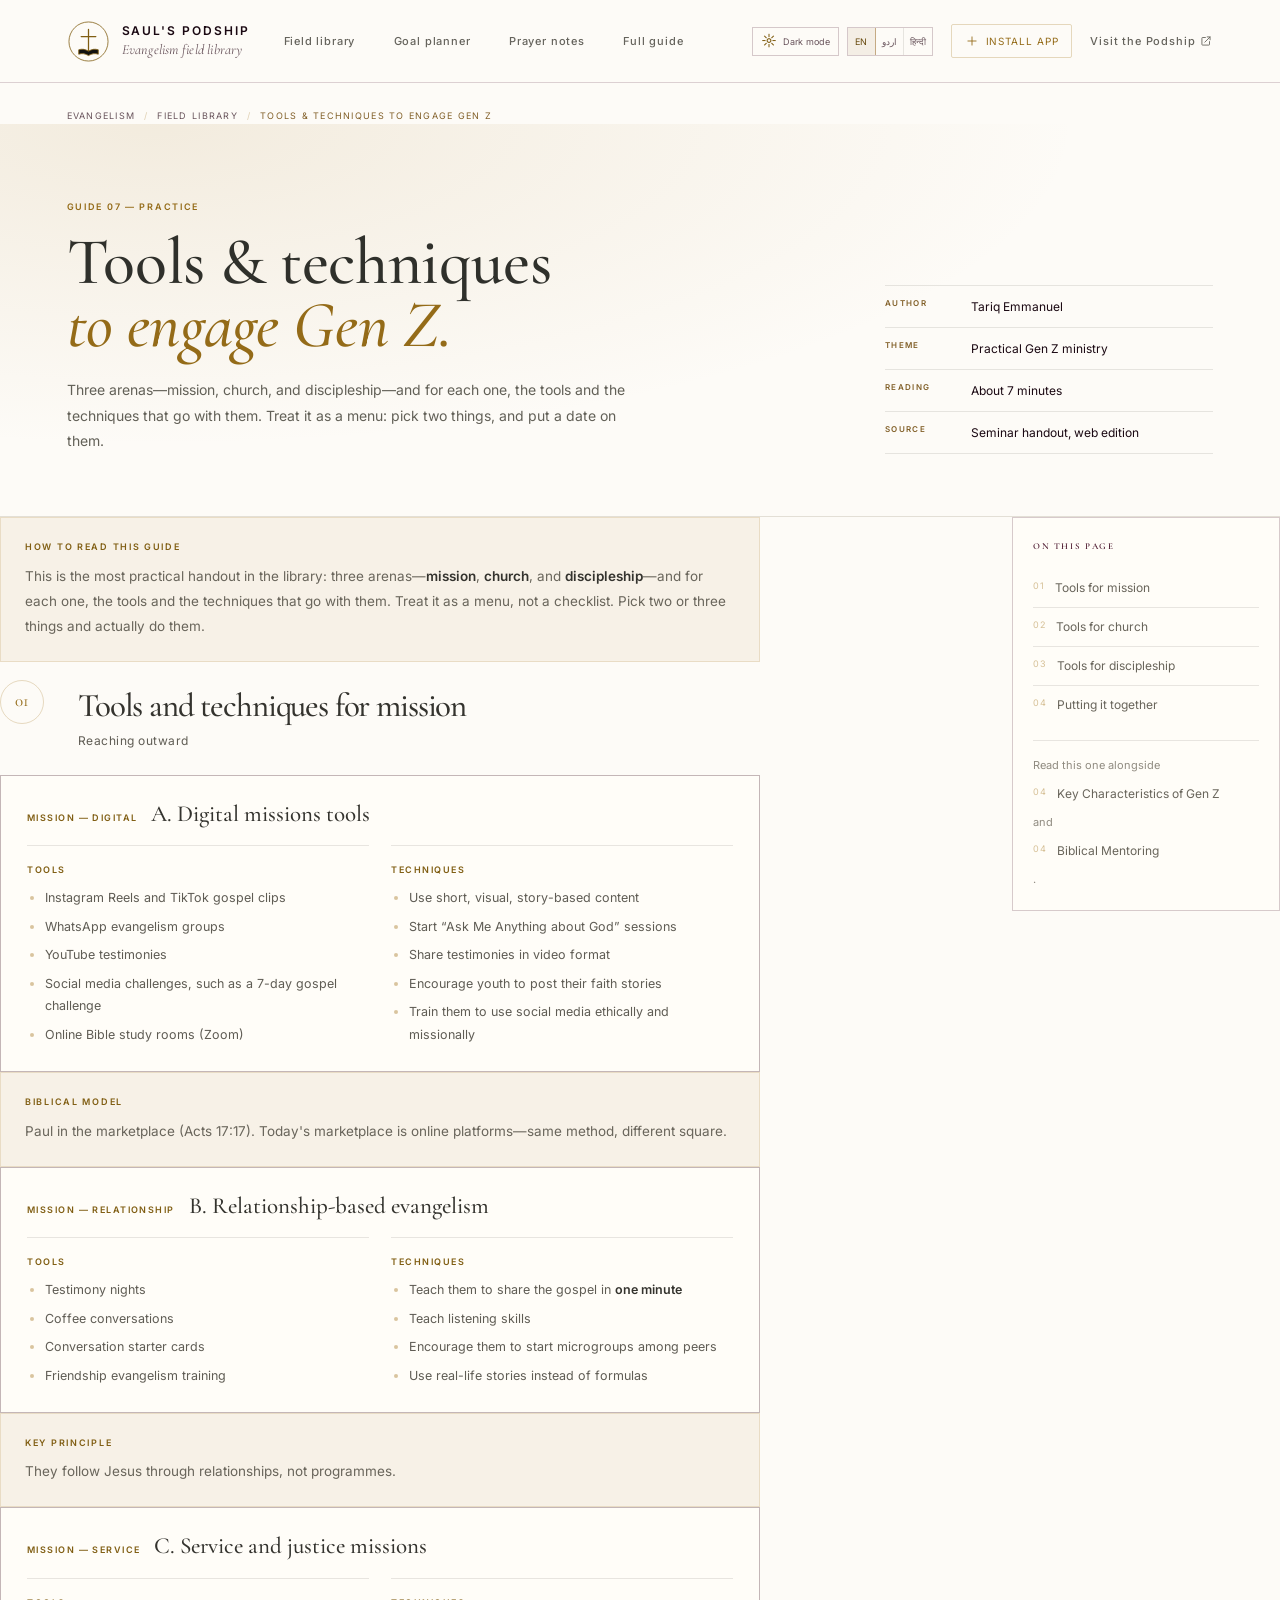
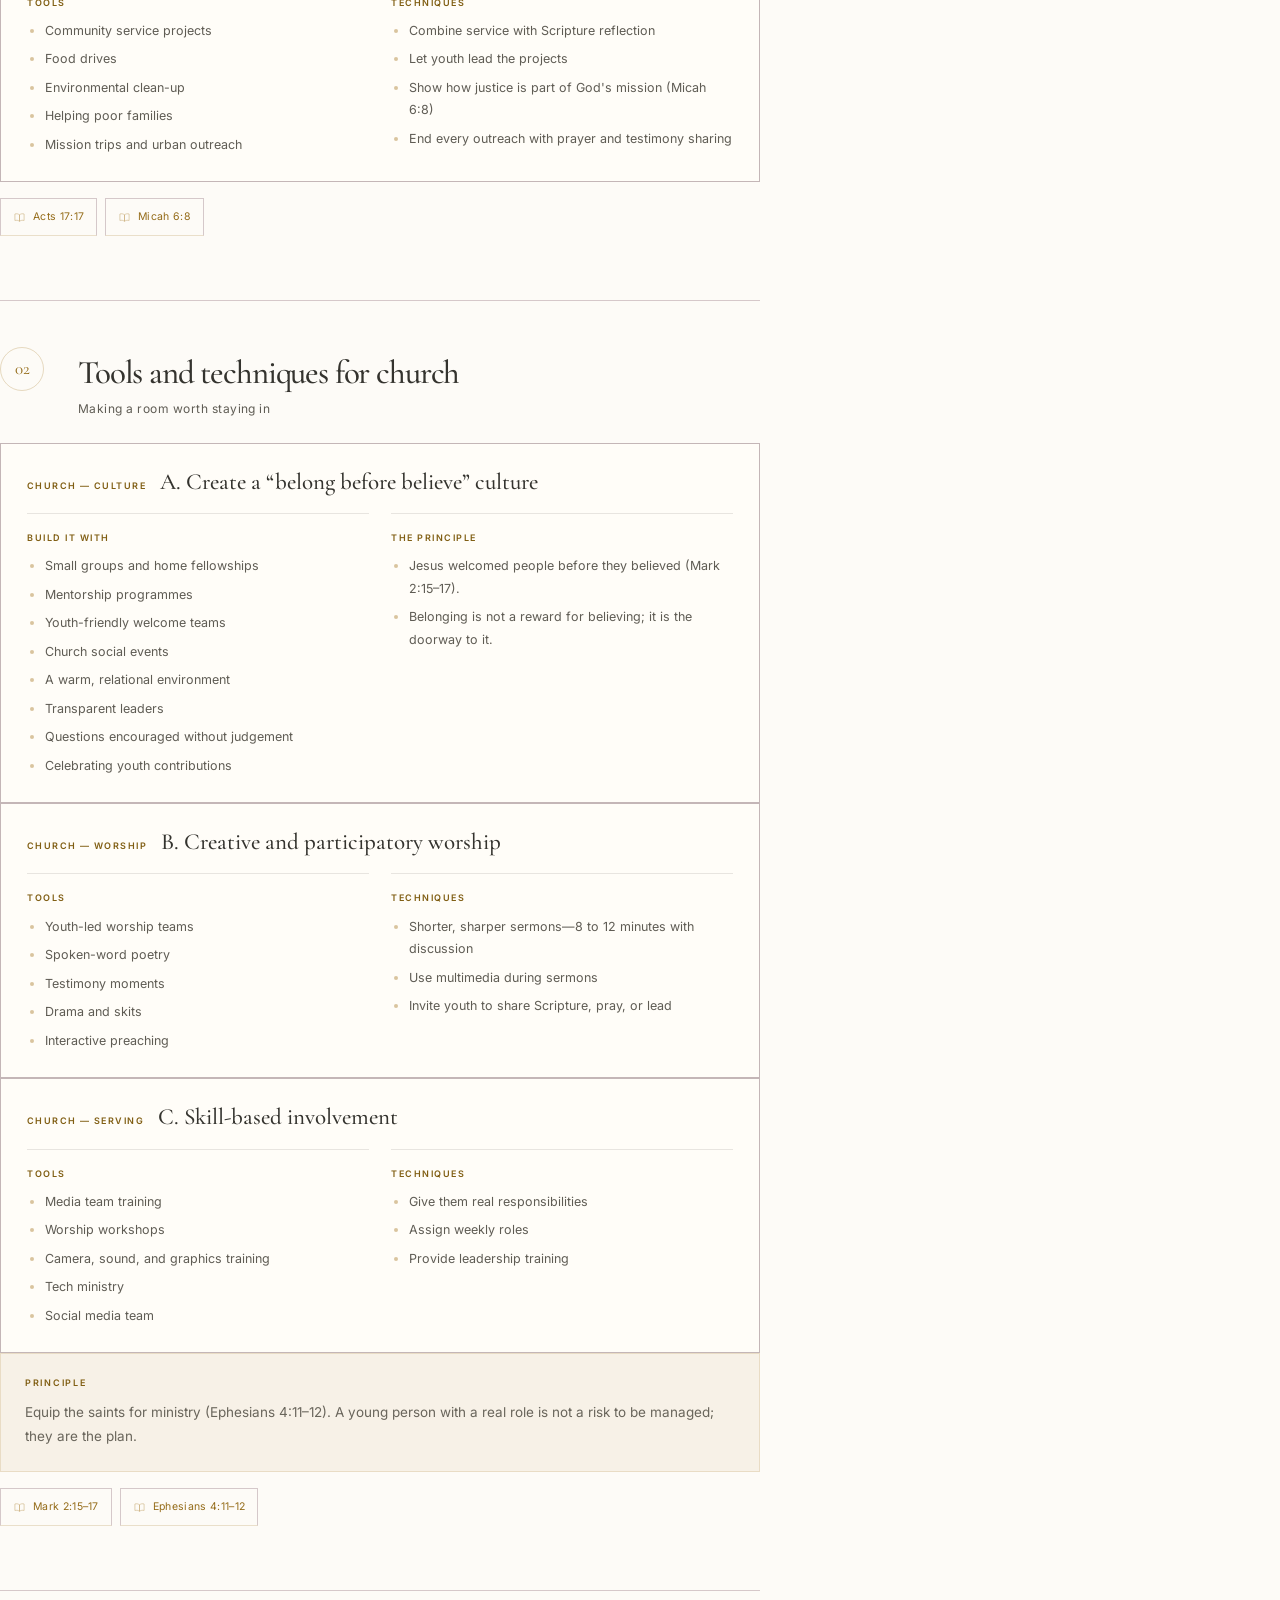
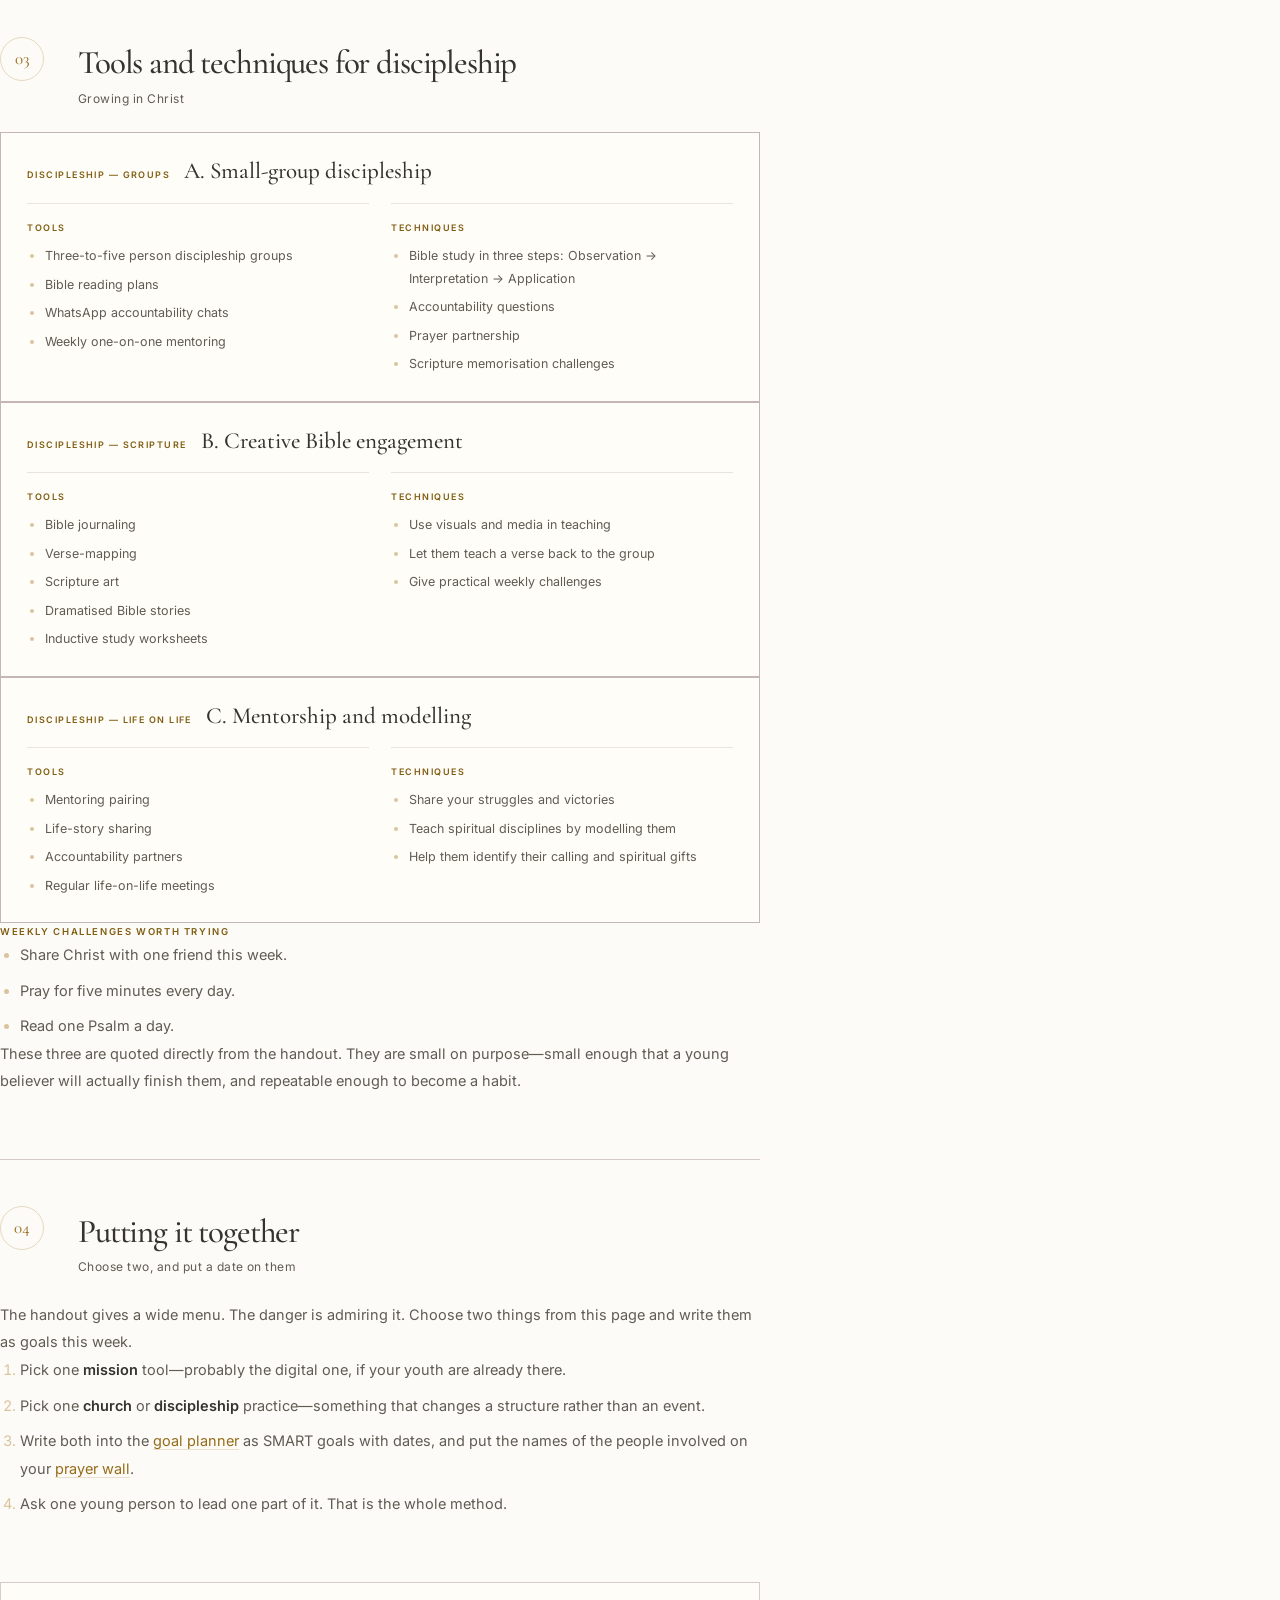
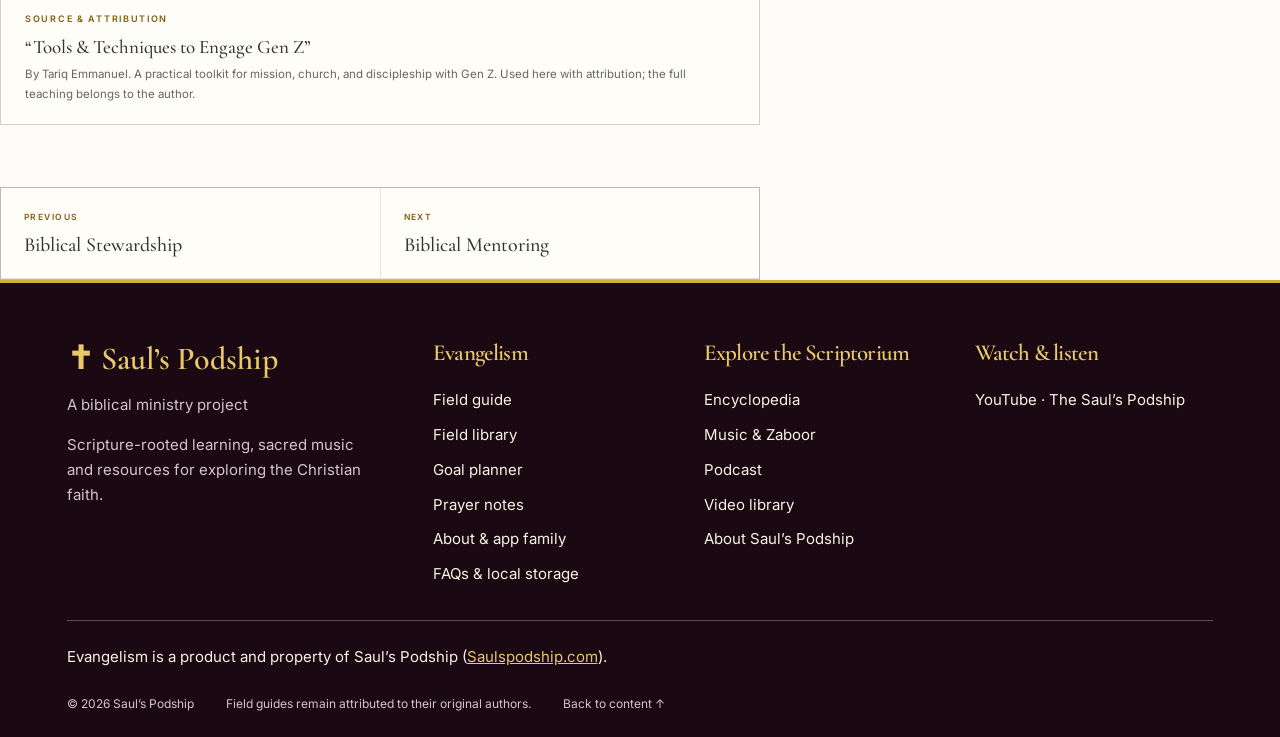
<file: library/tools-to-engage-gen-z.html>
<!doctype html>
<html lang="en">
<head>
  <meta charset="utf-8">
  <meta name="viewport" content="width=device-width, initial-scale=1">
  <meta name="theme-color" content="#4A152C">
  <meta name="color-scheme" content="light">
  <meta name="mobile-web-app-capable" content="yes">
  <meta name="apple-mobile-web-app-capable" content="yes">
  <meta name="apple-mobile-web-app-title" content="Tools to Engage Gen Z">
  <meta name="apple-mobile-web-app-status-bar-style" content="black-translucent">
  <meta name="description" content="A practical Gen Z ministry toolkit: digital missions, relationship-based evangelism, service, belong-before-believe culture, worship and discipleship.">
  <meta property="og:type" content="website">
  <meta property="og:title" content="Tools to Engage Gen Z — Evangelism Field Library">
  <meta property="og:description" content="Tools and techniques for mission, church, and discipleship—from digital outreach to life-on-life mentoring.">
  <meta property="og:url" content="https://evangelism.saulspodship.com/library/tools-to-engage-gen-z.html">
  <meta property="og:image" content="https://evangelism.saulspodship.com/images/og-evangelism.jpg">
  <meta name="twitter:card" content="summary_large_image">
  <link rel="canonical" href="https://evangelism.saulspodship.com/library/tools-to-engage-gen-z.html">
  <link rel="icon" href="../icon.svg" type="image/svg+xml">
  <link rel="apple-touch-icon" href="../icons/icon-192.png">
  <link rel="manifest" href="../manifest.webmanifest">
  <link rel="preconnect" href="https://fonts.googleapis.com">
  <link rel="preconnect" href="https://fonts.gstatic.com" crossorigin>
  <link href="https://fonts.googleapis.com/css2?family=Cormorant+Garamond:ital,wght@0,400;0,500;0,600;1,400;1,500;1,600&family=Inter:wght@400;500;600;700&family=Noto+Sans+Arabic:wght@400;500;600;700&family=Noto+Sans+Devanagari:wght@400;500;600;700&display=swap" rel="stylesheet">
  <link rel="stylesheet" href="../styles.css">
  <link rel="stylesheet" href="./library.css">
  <title>Tools to Engage Gen Z — Evangelism Field Library</title>
  <script type="application/ld+json">
    {
          "@context": "https://schema.org",
          "@type": "Article",
          "headline": "Tools & Techniques to Engage Gen Z",
          "author": {
                "@type": "Person",
                "name": "Tariq Emmanuel"
          },
          "url": "https://evangelism.saulspodship.com/library/tools-to-engage-gen-z.html",
          "isPartOf": {
                "@type": "CollectionPage",
                "name": "The Field Library",
                "url": "https://evangelism.saulspodship.com/library/"
          },
          "publisher": {
                "@type": "Organization",
                "name": "Saul's Podship",
                "url": "https://www.saulspodship.com/"
          }
    }
  </script>
<meta property="og:site_name" content="Evangelism · Saul’s Podship">
<meta property="og:image:alt" content="Evangelism field guide share card: an open Bible, a brass cross and stained-glass light">
<meta property="og:image:width" content="1200">
<meta property="og:image:height" content="630">
<meta name="twitter:image:alt" content="Evangelism field guide share card: an open Bible, a brass cross and stained-glass light">
<meta name="twitter:title" content="Tools to Engage Gen Z — Evangelism Field Library">
<meta name="twitter:description" content="A practical Gen Z ministry toolkit: digital missions, relationship-based evangelism, service, belong-before-believe culture, worship and discipleship.">
<meta name="twitter:image" content="https://evangelism.saulspodship.com/images/og-evangelism.jpg">
<script type="application/ld+json">{
  "@context": "https://schema.org",
  "@graph": [
    {
      "@type": "Organization",
      "@id": "https://www.saulspodship.com/#organization",
      "name": "Saul’s Podship",
      "url": "https://www.saulspodship.com/"
    },
    {
      "@type": "WebSite",
      "@id": "https://evangelism.saulspodship.com/#website",
      "name": "Evangelism",
      "url": "https://evangelism.saulspodship.com/",
      "publisher": {
        "@id": "https://www.saulspodship.com/#organization"
      }
    },
    {
      "@type": "WebPage",
      "@id": "https://evangelism.saulspodship.com/library/tools-to-engage-gen-z.html#webpage",
      "url": "https://evangelism.saulspodship.com/library/tools-to-engage-gen-z.html",
      "name": "Tools & Techniques to Engage Gen Z — Evangelism Field Library",
      "description": "A practical Gen Z ministry toolkit: digital missions, relationship-based evangelism, service, belong-before-believe culture, worship and discipleship.",
      "isPartOf": {
        "@id": "https://evangelism.saulspodship.com/#website"
      },
      "publisher": {
        "@id": "https://www.saulspodship.com/#organization"
      }
    }
  ]
}</script>
</head>
<body>
  <a class="skip-link" href="#main">Skip to content</a>
  <svg class="icon-definitions" xmlns="http://www.w3.org/2000/svg" aria-hidden="true" focusable="false">
    <symbol id="icon-arrow" viewBox="0 0 24 24"><path d="M4.5 12h14M12.5 5.5 19 12l-6.5 6.5" fill="none" stroke="currentColor" stroke-linecap="round" stroke-linejoin="round" stroke-width="1.5"/></symbol>
    <symbol id="icon-external" viewBox="0 0 24 24"><path d="M14 5h5v5M19 5l-9 9M18 13v5a1 1 0 0 1-1 1H6a1 1 0 0 1-1-1V7a1 1 0 0 1 1-1h5" fill="none" stroke="currentColor" stroke-linecap="round" stroke-linejoin="round" stroke-width="1.5"/></symbol>
    <symbol id="icon-plus" viewBox="0 0 24 24"><path d="M12 5v14M5 12h14" fill="none" stroke="currentColor" stroke-linecap="round" stroke-width="1.5"/></symbol>
    <symbol id="icon-spark" viewBox="0 0 24 24"><path d="M12 2.8 14.2 9.8 21.2 12l-7 2.2-2.2 7-2.2-7L2.8 12l7-2.2L12 2.8Z" fill="none" stroke="currentColor" stroke-linejoin="round" stroke-width="1.35"/></symbol>
    <symbol id="icon-book" viewBox="0 0 24 24"><path d="M3.5 5.5c3.1-.9 5.8-.4 8.5 1.5v12c-2.7-1.9-5.4-2.4-8.5-1.5v-12ZM20.5 5.5c-3.1-.9-5.8-.4-8.5 1.5v12c2.7-1.9 5.4-2.4 8.5-1.5v-12Z" fill="none" stroke="currentColor" stroke-linejoin="round" stroke-width="1.35"/></symbol>
    <symbol id="icon-cross" viewBox="0 0 24 24"><path d="M12 3v18M5 9h14" fill="none" stroke="currentColor" stroke-linecap="round" stroke-width="1.5"/></symbol>
    <symbol id="icon-people" viewBox="0 0 24 24"><path d="M15.5 20v-1.6a3.6 3.6 0 0 0-3.6-3.6H6.6A3.6 3.6 0 0 0 3 18.4V20M9.25 11.4a3.5 3.5 0 1 0 0-7 3.5 3.5 0 0 0 0 7ZM21 20v-1.6a3.6 3.6 0 0 0-2.7-3.48M15.6 4.62a3.6 3.6 0 0 1 0 6.76" fill="none" stroke="currentColor" stroke-linecap="round" stroke-linejoin="round" stroke-width="1.4"/></symbol>
    <symbol id="icon-compass" viewBox="0 0 24 24"><circle cx="12" cy="12" r="9" fill="none" stroke="currentColor" stroke-width="1.4"/><path d="m15.6 8.4-2.1 5.1-5.1 2.1 2.1-5.1 5.1-2.1Z" fill="none" stroke="currentColor" stroke-linejoin="round" stroke-width="1.4"/></symbol>
    <symbol id="icon-megaphone" viewBox="0 0 24 24"><path d="M4 10v4a1 1 0 0 0 1 1h2l7 4V5L7 9H5a1 1 0 0 0-1 1ZM17 9.5a3.5 3.5 0 0 1 0 5M7 15v5" fill="none" stroke="currentColor" stroke-linecap="round" stroke-linejoin="round" stroke-width="1.4"/></symbol>
    <symbol id="icon-target" viewBox="0 0 24 24"><circle cx="12" cy="12" r="8.5" fill="none" stroke="currentColor" stroke-width="1.4"/><circle cx="12" cy="12" r="4.5" fill="none" stroke="currentColor" stroke-width="1.4"/><circle cx="12" cy="12" r="1.1" fill="currentColor"/></symbol>
    <symbol id="icon-shield" viewBox="0 0 24 24"><path d="M12 3.2 19 6v6c0 4.2-2.9 7.2-7 8.8-4.1-1.6-7-4.6-7-8.8V6l7-2.8Z" fill="none" stroke="currentColor" stroke-linejoin="round" stroke-width="1.4"/><path d="m9 12 2.2 2.2L15.4 10" fill="none" stroke="currentColor" stroke-linecap="round" stroke-linejoin="round" stroke-width="1.4"/></symbol>
    <symbol id="icon-chart" viewBox="0 0 24 24"><path d="M4 20h16M7.5 20v-6.5M12 20V7M16.5 20v-9.5" fill="none" stroke="currentColor" stroke-linecap="round" stroke-width="1.5"/></symbol>
    <symbol id="icon-tool" viewBox="0 0 24 24"><path d="M14.6 6.2a3.9 3.9 0 0 0 5.2 5.2l-8.3 8.3a2 2 0 0 1-2.8 0l-2-2a2 2 0 0 1 0-2.8l7.9-8.7Z" fill="none" stroke="currentColor" stroke-linecap="round" stroke-linejoin="round" stroke-width="1.4"/></symbol>
    <symbol id="icon-note" viewBox="0 0 24 24"><path d="M6 3.5h8.5L19 8v12.5H6V3.5Z" fill="none" stroke="currentColor" stroke-linejoin="round" stroke-width="1.4"/><path d="M14 3.7V8h4.3M9 12.5h6M9 16h4" fill="none" stroke="currentColor" stroke-linecap="round" stroke-width="1.4"/></symbol>
    <symbol id="icon-lock" viewBox="0 0 24 24"><rect x="5" y="10.5" width="14" height="9.5" rx="1.6" fill="none" stroke="currentColor" stroke-width="1.4"/><path d="M8.5 10.5V8a3.5 3.5 0 0 1 7 0v2.5" fill="none" stroke="currentColor" stroke-linecap="round" stroke-width="1.4"/></symbol>
    <symbol id="icon-check" viewBox="0 0 24 24"><path d="m5 12.5 4.5 4.5L19 7" fill="none" stroke="currentColor" stroke-linecap="round" stroke-linejoin="round" stroke-width="1.6"/></symbol>
    <symbol id="icon-hands" viewBox="0 0 24 24"><path d="M12 8.4S10.8 6 8.9 6a2.6 2.6 0 0 0-2.6 2.6c0 3.2 5.7 7 5.7 7s5.7-3.8 5.7-7A2.6 2.6 0 0 0 15.1 6C13.2 6 12 8.4 12 8.4Z" fill="none" stroke="currentColor" stroke-linejoin="round" stroke-width="1.4"/><path d="M4 19.2c2.6-1 5.3-1 8 0 2.7-1 5.4-1 8 0" fill="none" stroke="currentColor" stroke-linecap="round" stroke-width="1.4"/></symbol>
    <symbol id="icon-search" viewBox="0 0 24 24"><circle cx="10.8" cy="10.8" r="6.3" fill="none" stroke="currentColor" stroke-width="1.4"/><path d="m15.4 15.4 4 4" fill="none" stroke="currentColor" stroke-linecap="round" stroke-width="1.4"/></symbol>
    <symbol id="icon-copy" viewBox="0 0 24 24"><rect x="8.5" y="8.5" width="11" height="11" rx="1.4" fill="none" stroke="currentColor" stroke-width="1.4"/><path d="M15.5 5.5H6a1.5 1.5 0 0 0-1.5 1.5v9.5" fill="none" stroke="currentColor" stroke-linecap="round" stroke-width="1.4"/></symbol>
    <symbol id="icon-download" viewBox="0 0 24 24"><path d="M12 4v10.5M7.5 10.5 12 15l4.5-4.5M4.5 19.5h15" fill="none" stroke="currentColor" stroke-linecap="round" stroke-linejoin="round" stroke-width="1.5"/></symbol>
    <symbol id="icon-print" viewBox="0 0 24 24"><path d="M7 8.5V4.5h10v4M7 17.5H5a1 1 0 0 1-1-1v-6a1 1 0 0 1 1-1h14a1 1 0 0 1 1 1v6a1 1 0 0 1-1 1h-2M7 14h10v5.5H7V14Z" fill="none" stroke="currentColor" stroke-linecap="round" stroke-linejoin="round" stroke-width="1.4"/></symbol>
  </svg>

  <header class="site-header">
    <div class="container header-inner">
      <a class="brand" href="/#top" aria-label="Saul's Podship Evangelism, back to the main guide">
        <span class="brand-mark" aria-hidden="true">
          <svg viewBox="0 0 44 44" fill="none">
            <circle cx="22" cy="22" r="20" stroke="currentColor" stroke-width=".8"/>
            <path d="M22 9.5v25M14.5 17h15" stroke="currentColor" stroke-width="1.3" stroke-linecap="round"/>
            <path d="M12 30.5c3.2-1.1 6.4-.7 10 1.4 3.6-2.1 6.8-2.5 10-1.4V35c-3.2-1.1-6.4-.7-10 1.4-3.6-2.1-6.8-2.5-10-1.4v-4.5Z" fill="#10110f" stroke="currentColor" stroke-width=".85" stroke-linejoin="round"/>
          </svg>
        </span>
        <span class="brand-copy">
          <strong>Saul's Podship</strong>
          <span>Evangelism field library</span>
        </span>
      </a>
      <nav class="primary-nav" id="primary-navigation" aria-label="Main navigation">
        <a href="/library/">Field library</a>
        <a href="./goal-planner.html">Goal planner</a>
        <a href="./prayer-notes.html">Prayer notes</a>
        <a href="/">Full guide</a>
      </nav>
      <div class="header-actions">
        <button class="install-button" id="install-app" type="button" aria-label="Install the Evangelism field guide">
          <svg class="icon" aria-hidden="true"><use href="#icon-plus"/></svg>
          <span>Install app</span>
        </button>
        <a class="header-parent-link" href="https://www.saulspodship.com/" target="_blank" rel="noopener noreferrer">
          Visit the Podship <svg class="icon" aria-hidden="true"><use href="#icon-external"/></svg>
        </a>
      </div>
      <button class="menu-toggle" id="menu-toggle" type="button" aria-expanded="false" aria-controls="primary-navigation" aria-label="Open navigation menu">
        <span></span><span></span>
      </button>
    </div>
  </header>

  <main id="main">
    <nav class="container lib-breadcrumb" aria-label="Breadcrumb">
      <a href="/">Evangelism</a>
      <span aria-hidden="true">/</span>
      <a href="/library/">Field library</a>
      <span aria-hidden="true">/</span>
      <span>Tools &amp; Techniques to Engage Gen Z</span>
    </nav>

    <section class="lib-hero" aria-labelledby="page-title">
      <div class="container lib-hero-inner">
        <div>
          <p class="section-kicker"><span>GUIDE 07 — PRACTICE</span></p>
          <h1 id="page-title">Tools &amp; techniques<br><em>to engage Gen Z.</em></h1>
          <p class="lib-lede">Three arenas—mission, church, and discipleship—and for each one, the tools and the techniques that go with them. Treat it as a menu: pick two things, and put a date on them.</p>
        </div>
        <div class="lib-hero-aside">
          <ul class="lib-meta-list">
            <li><span class="lib-meta-label">Author</span><span>Tariq Emmanuel</span></li>
            <li><span class="lib-meta-label">Theme</span><span>Practical Gen Z ministry</span></li>
            <li><span class="lib-meta-label">Reading</span><span>About 7 minutes</span></li>
            <li><span class="lib-meta-label">Source</span><span>Seminar handout, web edition</span></li>
          </ul>
        </div>
      </div>
    </section>


      <div class="lib-guide-layout">
        <article class="lib-prose">


          <div class="lib-callout">
            <span class="micro-label">HOW TO READ THIS GUIDE</span>
            <p>This is the most practical handout in the library: three arenas—<strong>mission</strong>, <strong>church</strong>, and <strong>discipleship</strong>—and for each one, the tools and the techniques that go with them. Treat it as a menu, not a checklist. Pick two or three things and actually do them.</p>
          </div>


          <section class="lib-block" id="mission">
            <div class="lib-block-head">
              <span class="lib-block-num">01</span>
              <div>
                <h2>Tools and techniques for mission</h2>
                <p>Reaching outward</p>
              </div>
            </div>


            <div class="lib-stack">
              <section class="lib-stack-item">
                <header><span>Mission — digital</span><h3>A. Digital missions tools</h3></header>
                <div class="lib-truth">
                  <div>
                    <h4>Tools</h4>
<ul>
              <li>Instagram Reels and TikTok gospel clips</li>
              <li>WhatsApp evangelism groups</li>
              <li>YouTube testimonies</li>
              <li>Social media challenges, such as a 7-day gospel challenge</li>
              <li>Online Bible study rooms (Zoom)</li>
            </ul>
                  </div>
                  <div>
                    <h4>Techniques</h4>
<ul>
              <li>Use short, visual, story-based content</li>
              <li>Start “Ask Me Anything about God” sessions</li>
              <li>Share testimonies in video format</li>
              <li>Encourage youth to post their faith stories</li>
              <li>Train them to use social media ethically and missionally</li>
            </ul>
                  </div>
                </div>
              </section>
            </div>
            <div class="lib-callout">
              <span class="micro-label">BIBLICAL MODEL</span>
              <p>Paul in the marketplace (Acts 17:17). Today's marketplace is online platforms—same method, different square.</p>
            </div>

            <div class="lib-stack">
              <section class="lib-stack-item">
                <header><span>Mission — relationship</span><h3>B. Relationship-based evangelism</h3></header>
                <div class="lib-truth">
                  <div>
                    <h4>Tools</h4>
<ul>
              <li>Testimony nights</li>
              <li>Coffee conversations</li>
              <li>Conversation starter cards</li>
              <li>Friendship evangelism training</li>
            </ul>
                  </div>
                  <div>
                    <h4>Techniques</h4>
<ul>
              <li>Teach them to share the gospel in <strong>one minute</strong></li>
              <li>Teach listening skills</li>
              <li>Encourage them to start microgroups among peers</li>
              <li>Use real-life stories instead of formulas</li>
            </ul>
                  </div>
                </div>
              </section>
            </div>
            <div class="lib-callout">
              <span class="micro-label">KEY PRINCIPLE</span>
              <p>They follow Jesus through relationships, not programmes.</p>
            </div>

            <div class="lib-stack">
              <section class="lib-stack-item">
                <header><span>Mission — service</span><h3>C. Service and justice missions</h3></header>
                <div class="lib-truth">
                  <div>
                    <h4>Tools</h4>
<ul>
              <li>Community service projects</li>
              <li>Food drives</li>
              <li>Environmental clean-up</li>
              <li>Helping poor families</li>
              <li>Mission trips and urban outreach</li>
            </ul>
                  </div>
                  <div>
                    <h4>Techniques</h4>
<ul>
              <li>Combine service with Scripture reflection</li>
              <li>Let youth lead the projects</li>
              <li>Show how justice is part of God's mission (Micah 6:8)</li>
              <li>End every outreach with prayer and testimony sharing</li>
            </ul>
                  </div>
                </div>
              </section>
            </div>

            <div class="lib-verses">
              <a class="lib-verse" href="https://www.bible.com/bible/111/ACT.17.17.NIV" target="_blank" rel="noopener noreferrer"><svg class="icon" aria-hidden="true"><use href="#icon-book"/></svg> Acts 17:17</a>
              <a class="lib-verse" href="https://www.bible.com/bible/111/MIC.6.8.NIV" target="_blank" rel="noopener noreferrer"><svg class="icon" aria-hidden="true"><use href="#icon-book"/></svg> Micah 6:8</a>
            </div>
          </section>


          <section class="lib-block" id="church">
            <div class="lib-block-head">
              <span class="lib-block-num">02</span>
              <div>
                <h2>Tools and techniques for church</h2>
                <p>Making a room worth staying in</p>
              </div>
            </div>


            <div class="lib-stack">
              <section class="lib-stack-item">
                <header><span>Church — culture</span><h3>A. Create a “belong before believe” culture</h3></header>
                <div class="lib-truth">
                  <div>
                    <h4>Build it with</h4>
<ul>
              <li>Small groups and home fellowships</li>
              <li>Mentorship programmes</li>
              <li>Youth-friendly welcome teams</li>
              <li>Church social events</li>
              <li>A warm, relational environment</li>
              <li>Transparent leaders</li>
              <li>Questions encouraged without judgement</li>
              <li>Celebrating youth contributions</li>
            </ul>
                  </div>
                  <div>
                    <h4>The principle</h4>
<ul>
              <li>Jesus welcomed people before they believed (Mark 2:15–17).</li>
              <li>Belonging is not a reward for believing; it is the doorway to it.</li>
            </ul>
                  </div>
                </div>
              </section>
            </div>

            <div class="lib-stack">
              <section class="lib-stack-item">
                <header><span>Church — worship</span><h3>B. Creative and participatory worship</h3></header>
                <div class="lib-truth">
                  <div>
                    <h4>Tools</h4>
<ul>
              <li>Youth-led worship teams</li>
              <li>Spoken-word poetry</li>
              <li>Testimony moments</li>
              <li>Drama and skits</li>
              <li>Interactive preaching</li>
            </ul>
                  </div>
                  <div>
                    <h4>Techniques</h4>
<ul>
              <li>Shorter, sharper sermons—8 to 12 minutes with discussion</li>
              <li>Use multimedia during sermons</li>
              <li>Invite youth to share Scripture, pray, or lead</li>
            </ul>
                  </div>
                </div>
              </section>
            </div>

            <div class="lib-stack">
              <section class="lib-stack-item">
                <header><span>Church — serving</span><h3>C. Skill-based involvement</h3></header>
                <div class="lib-truth">
                  <div>
                    <h4>Tools</h4>
<ul>
              <li>Media team training</li>
              <li>Worship workshops</li>
              <li>Camera, sound, and graphics training</li>
              <li>Tech ministry</li>
              <li>Social media team</li>
            </ul>
                  </div>
                  <div>
                    <h4>Techniques</h4>
<ul>
              <li>Give them real responsibilities</li>
              <li>Assign weekly roles</li>
              <li>Provide leadership training</li>
            </ul>
                  </div>
                </div>
              </section>
            </div>
            <div class="lib-callout">
              <span class="micro-label">PRINCIPLE</span>
              <p>Equip the saints for ministry (Ephesians 4:11–12). A young person with a real role is not a risk to be managed; they are the plan.</p>
            </div>

            <div class="lib-verses">
              <a class="lib-verse" href="https://www.bible.com/bible/111/MRK.2.15-17.NIV" target="_blank" rel="noopener noreferrer"><svg class="icon" aria-hidden="true"><use href="#icon-book"/></svg> Mark 2:15–17</a>
              <a class="lib-verse" href="https://www.bible.com/bible/111/EPH.4.11-12.NIV" target="_blank" rel="noopener noreferrer"><svg class="icon" aria-hidden="true"><use href="#icon-book"/></svg> Ephesians 4:11–12</a>
            </div>
          </section>


          <section class="lib-block" id="discipleship">
            <div class="lib-block-head">
              <span class="lib-block-num">03</span>
              <div>
                <h2>Tools and techniques for discipleship</h2>
                <p>Growing in Christ</p>
              </div>
            </div>


            <div class="lib-stack">
              <section class="lib-stack-item">
                <header><span>Discipleship — groups</span><h3>A. Small-group discipleship</h3></header>
                <div class="lib-truth">
                  <div>
                    <h4>Tools</h4>
<ul>
              <li>Three-to-five person discipleship groups</li>
              <li>Bible reading plans</li>
              <li>WhatsApp accountability chats</li>
              <li>Weekly one-on-one mentoring</li>
            </ul>
                  </div>
                  <div>
                    <h4>Techniques</h4>
<ul>
              <li>Bible study in three steps: Observation → Interpretation → Application</li>
              <li>Accountability questions</li>
              <li>Prayer partnership</li>
              <li>Scripture memorisation challenges</li>
            </ul>
                  </div>
                </div>
              </section>
            </div>

            <div class="lib-stack">
              <section class="lib-stack-item">
                <header><span>Discipleship — Scripture</span><h3>B. Creative Bible engagement</h3></header>
                <div class="lib-truth">
                  <div>
                    <h4>Tools</h4>
<ul>
              <li>Bible journaling</li>
              <li>Verse-mapping</li>
              <li>Scripture art</li>
              <li>Dramatised Bible stories</li>
              <li>Inductive study worksheets</li>
            </ul>
                  </div>
                  <div>
                    <h4>Techniques</h4>
<ul>
              <li>Use visuals and media in teaching</li>
              <li>Let them teach a verse back to the group</li>
              <li>Give practical weekly challenges</li>
            </ul>
                  </div>
                </div>
              </section>
            </div>

            <div class="lib-stack">
              <section class="lib-stack-item">
                <header><span>Discipleship — life on life</span><h3>C. Mentorship and modelling</h3></header>
                <div class="lib-truth">
                  <div>
                    <h4>Tools</h4>
<ul>
              <li>Mentoring pairing</li>
              <li>Life-story sharing</li>
              <li>Accountability partners</li>
              <li>Regular life-on-life meetings</li>
            </ul>
                  </div>
                  <div>
                    <h4>Techniques</h4>
<ul>
              <li>Share your struggles and victories</li>
              <li>Teach spiritual disciplines by modelling them</li>
              <li>Help them identify their calling and spiritual gifts</li>
            </ul>
                  </div>
                </div>
              </section>
            </div>
            <h4>Weekly challenges worth trying</h4>
<ul>
              <li>Share Christ with one friend this week.</li>
              <li>Pray for five minutes every day.</li>
              <li>Read one Psalm a day.</li>
            </ul>
            <p>These three are quoted directly from the handout. They are small on purpose—small enough that a young believer will actually finish them, and repeatable enough to become a habit.</p>
          </section>


          <section class="lib-block" id="put-together">
            <div class="lib-block-head">
              <span class="lib-block-num">04</span>
              <div>
                <h2>Putting it together</h2>
                <p>Choose two, and put a date on them</p>
              </div>
            </div>

            <p>The handout gives a wide menu. The danger is admiring it. Choose two things from this page and write them as goals this week.</p>
<ol>
              <li>Pick one <strong>mission</strong> tool—probably the digital one, if your youth are already there.</li>
              <li>Pick one <strong>church</strong> or <strong>discipleship</strong> practice—something that changes a structure rather than an event.</li>
              <li>Write both into the <a href="./goal-planner.html">goal planner</a> as SMART goals with dates, and put the names of the people involved on your <a href="./prayer-notes.html">prayer wall</a>.</li>
              <li>Ask one young person to lead one part of it. That is the whole method.</li>
            </ol>
          </section>


          <div class="lib-source">
            <div class="lib-source-copy">
              <span class="micro-label">SOURCE &amp; ATTRIBUTION</span>
              <h3>“Tools &amp; Techniques to Engage Gen Z”</h3>
              <p>By Tariq Emmanuel. A practical toolkit for mission, church, and discipleship with Gen Z. Used here with attribution; the full teaching belongs to the author.</p>
            </div>
          </div>


          <nav class="lib-pager" aria-label="Guide navigation">
            <a href="./biblical-stewardship.html"><span>Previous</span><b>Biblical Stewardship</b></a>
            <a href="./biblical-mentoring.html"><span>Next</span><b>Biblical Mentoring</b></a>
          </nav>
        </article>

        <aside class="lib-rail" aria-label="On this page">
          <h2>On this page</h2>
          <ol>
            <li><a href="#mission">Tools for mission</a></li>
            <li><a href="#church">Tools for church</a></li>
            <li><a href="#discipleship">Tools for discipleship</a></li>
            <li><a href="#put-together">Putting it together</a></li>
          </ol>
          <p class="lib-rail-note">Read this one alongside <a href="./key-characteristics-of-gen-z.html">Key Characteristics of Gen Z</a> and <a href="./biblical-mentoring.html">Biblical Mentoring</a>.</p>
        </aside>
      </div>

  </main>

  <footer class="site-footer pod-footer"><div class="container"><div class="pod-footer-grid"><div><a class="pod-footer-brand" href="https://www.saulspodship.com/">✝ Saul’s Podship</a><p>A biblical ministry project</p><p>Scripture-rooted learning, sacred music and resources for exploring the Christian faith.</p></div><nav aria-label="Evangelism footer"><h2>Evangelism</h2><a href="/">Field guide</a><a href="/library/">Field library</a><a href="/library/goal-planner.html">Goal planner</a><a href="/library/prayer-notes.html">Prayer notes</a><a href="/#about">About &amp; app family</a><a href="/#product-faq">FAQs &amp; local storage</a></nav><nav aria-label="Saul’s Podship resources"><h2>Explore the Scriptorium</h2><a href="https://www.saulspodship.com/#/encyclopedia">Encyclopedia</a><a href="https://www.saulspodship.com/#/music">Music &amp; Zaboor</a><a href="https://www.saulspodship.com/#/podcast">Podcast</a><a href="https://www.saulspodship.com/videos/">Video library</a><a href="https://www.saulspodship.com/#/about">About Saul’s Podship</a></nav><nav aria-label="Social links"><h2>Watch &amp; listen</h2><a href="https://www.youtube.com/@TheSaulsPodship">YouTube · The Saul’s Podship</a></nav></div><p class="pod-ownership">Evangelism is a product and property of Saul’s Podship (<a href="https://www.saulspodship.com/">Saulspodship.com</a>).</p><div class="pod-footer-bottom"><span>© 2026 Saul’s Podship</span><span>Field guides remain attributed to their original authors.</span><a href="#main">Back to content ↑</a></div></div></footer>

  <div class="toast" id="app-toast" role="status" aria-live="polite" aria-atomic="true"></div>
  <script src="../i18n.js" defer></script>
  <script src="./library.js" defer></script>
</body>
</html>
</file>
<file: styles.css>
@charset "UTF-8";

:root {
  color-scheme: dark;
  --ink: #10110f;
  --ink-2: #141511;
  --ink-3: #1a1b16;
  --paper: #eee8dc;
  --paper-dim: #d4ccbd;
  --muted: #a8a296;
  --muted-2: #77766d;
  --gold: #c4a66d;
  --gold-light: #dfc78f;
  --gold-dark: #806840;
  --line: rgba(219, 199, 155, 0.19);
  --line-soft: rgba(238, 232, 220, 0.09);
  --serif: "Cormorant Garamond", Georgia, "Times New Roman", serif;
  --sans: "DM Sans", "Segoe UI", Helvetica, Arial, sans-serif;
  --content: 1192px;
  --gutter: clamp(22px, 5.2vw, 80px);
}

*,
*::before,
*::after {
  box-sizing: border-box;
}

html {
  scroll-behavior: smooth;
  scroll-padding-top: 96px;
  background: var(--ink);
}

body {
  margin: 0;
  min-width: 320px;
  color: var(--paper);
  background: var(--ink);
  font-family: var(--sans);
  font-size: 15px;
  line-height: 1.65;
  -webkit-font-smoothing: antialiased;
  text-rendering: optimizeLegibility;
}

body,
button,
textarea {
  font-family: var(--sans);
}

button,
a {
  -webkit-tap-highlight-color: transparent;
}

button {
  color: inherit;
}

a {
  color: inherit;
  text-decoration: none;
}

button:focus-visible,
a:focus-visible,
textarea:focus-visible,
summary:focus-visible {
  outline: 2px solid var(--gold-light);
  outline-offset: 4px;
}

::selection {
  color: var(--ink);
  background: var(--gold-light);
}

.icon-definitions {
  position: absolute;
  width: 0;
  height: 0;
  overflow: hidden;
}

.icon {
  width: 18px;
  height: 18px;
  display: inline-block;
  flex: 0 0 auto;
  vertical-align: middle;
}

.container {
  width: min(calc(100% - var(--gutter) * 2), var(--content));
  margin-inline: auto;
}

.skip-link {
  position: fixed;
  top: 12px;
  left: 12px;
  z-index: 1000;
  padding: 10px 15px;
  color: var(--ink);
  background: var(--gold-light);
  transform: translateY(-160%);
  transition: transform 180ms ease;
}

.skip-link:focus {
  transform: translateY(0);
}

.site-header {
  position: sticky;
  z-index: 100;
  top: 0;
  border-bottom: 1px solid rgba(224, 210, 177, 0.1);
  background: rgba(16, 17, 15, 0.91);
  backdrop-filter: blur(16px);
  -webkit-backdrop-filter: blur(16px);
}

.header-inner {
  min-height: 82px;
  display: flex;
  align-items: center;
  justify-content: space-between;
  gap: 30px;
}

.brand {
  display: inline-flex;
  align-items: center;
  gap: 12px;
  flex: 0 0 auto;
}

.brand-mark {
  display: grid;
  place-items: center;
  width: 43px;
  height: 43px;
  color: var(--gold);
}

.brand-mark svg {
  width: 100%;
  height: 100%;
}

.brand-copy {
  display: flex;
  flex-direction: column;
  line-height: 1.15;
}

.brand-copy strong {
  font-size: 12px;
  font-weight: 600;
  letter-spacing: 0.16em;
  text-transform: uppercase;
}

.brand-copy > span {
  margin-top: 5px;
  color: var(--muted);
  font-family: var(--serif);
  font-size: 14px;
  font-style: italic;
  letter-spacing: 0.015em;
}

.primary-nav,
.header-actions {
  display: flex;
  align-items: center;
}

.primary-nav {
  gap: clamp(20px, 3vw, 42px);
  margin-left: auto;
  margin-right: clamp(15px, 3vw, 38px);
}

.primary-nav a,
.header-parent-link {
  color: #c4c0b6;
  font-size: 11px;
  font-weight: 500;
  letter-spacing: 0.075em;
  transition: color 180ms ease;
}

.primary-nav a:hover,
.header-parent-link:hover,
.footer-top:hover {
  color: var(--gold-light);
}

.header-actions {
  gap: 18px;
  flex: 0 0 auto;
}

.header-parent-link {
  display: inline-flex;
  align-items: center;
  gap: 4px;
  color: var(--paper-dim);
  white-space: nowrap;
}

.header-parent-link .icon {
  width: 14px;
  height: 14px;
}

.install-button {
  display: inline-flex;
  align-items: center;
  justify-content: center;
  gap: 7px;
  padding: 9px 13px;
  border: 1px solid rgba(196, 166, 109, 0.42);
  border-radius: 2px;
  color: var(--gold-light);
  background: transparent;
  font-size: 10px;
  letter-spacing: 0.09em;
  text-transform: uppercase;
  cursor: pointer;
  transition: color 180ms ease, background 180ms ease, border-color 180ms ease;
}

.install-button:hover,
.install-button.is-ready {
  border-color: var(--gold);
  color: var(--ink);
  background: var(--gold-light);
}

.install-button .icon {
  width: 14px;
  height: 14px;
}

.menu-toggle {
  display: none;
  width: 42px;
  height: 42px;
  padding: 11px;
  border: 1px solid var(--line);
  background: transparent;
  cursor: pointer;
}

.menu-toggle span {
  display: block;
  height: 1px;
  margin: 5px 0;
  background: var(--paper-dim);
  transition: transform 180ms ease;
}

.hero {
  position: relative;
  overflow: hidden;
  isolation: isolate;
  padding-top: clamp(52px, 7vw, 96px);
  background:
    radial-gradient(ellipse at 20% 40%, rgba(116, 94, 55, 0.12), transparent 43%),
    linear-gradient(180deg, #12130f 0%, var(--ink) 100%);
}

.hero::before {
  position: absolute;
  z-index: -1;
  top: 0;
  right: 7%;
  width: 1px;
  height: 100%;
  background: linear-gradient(transparent, rgba(196, 166, 109, 0.12) 18%, rgba(196, 166, 109, 0.08) 78%, transparent);
  content: "";
}

.hero-glow {
  position: absolute;
  z-index: -1;
  top: 10%;
  left: -19%;
  width: 55vw;
  height: 55vw;
  border-radius: 50%;
  background: rgba(104, 87, 54, 0.07);
  filter: blur(80px);
  pointer-events: none;
}

.hero-grid {
  display: grid;
  grid-template-columns: minmax(0, 1.04fr) minmax(340px, 0.86fr);
  gap: clamp(45px, 8vw, 115px);
  align-items: center;
}

.hero-copy {
  position: relative;
  z-index: 1;
  padding: 10px 0 26px;
  animation: rise-in 700ms both;
}

.eyebrow,
.section-kicker,
.micro-label {
  margin: 0;
  color: var(--gold);
  font-size: 9px;
  font-weight: 600;
  letter-spacing: 0.19em;
  line-height: 1.6;
  text-transform: uppercase;
}

.eyebrow {
  display: flex;
  align-items: center;
  gap: 12px;
  margin-bottom: 22px;
}

.eyebrow-dot {
  position: relative;
  display: inline-block;
  width: 6px;
  height: 6px;
  border-radius: 50%;
  background: var(--gold-light);
  box-shadow: 0 0 0 5px rgba(196, 166, 109, 0.11);
}

.hero h1,
h2,
.starter-content h3,
.builder-heading h3,
.gospel-card h3,
.story-outline h3 {
  font-family: var(--serif);
  font-weight: 400;
  letter-spacing: -0.035em;
}

.hero h1 {
  max-width: 690px;
  margin: 0;
  color: #f1ecdf;
  font-size: clamp(56px, 7vw, 94px);
  line-height: 0.93;
}

.hero h1 em,
h2 em,
.purpose-lead em {
  color: var(--gold-light);
  font-weight: 400;
}

.hero-lede {
  max-width: 495px;
  margin: 28px 0 0;
  color: #bbb5a8;
  font-size: 14px;
  line-height: 1.8;
}

.hero-actions,
.closing-actions {
  display: flex;
  align-items: center;
  flex-wrap: wrap;
  gap: 12px;
  margin-top: 31px;
}

.button {
  min-height: 47px;
  display: inline-flex;
  align-items: center;
  justify-content: center;
  gap: 13px;
  padding: 12px 17px;
  border: 1px solid transparent;
  font-size: 10px;
  font-weight: 600;
  letter-spacing: 0.09em;
  line-height: 1.3;
  text-transform: uppercase;
  transition: transform 180ms ease, background 180ms ease, border-color 180ms ease, color 180ms ease;
}

.button:hover {
  transform: translateY(-2px);
}

.button .icon {
  width: 17px;
  height: 17px;
}

.button-gold {
  border-color: var(--gold-light);
  color: #171712;
  background: var(--gold-light);
}

.button-gold:hover {
  border-color: #f2dcaa;
  background: #f2dcaa;
}

.button-quiet {
  border-color: transparent;
  color: #d6d0c2;
  background: transparent;
}

.button-quiet:hover {
  color: var(--gold-light);
}

.play-mark {
  display: grid;
  place-items: center;
  width: 25px;
  height: 25px;
  border: 1px solid rgba(196, 166, 109, 0.54);
  border-radius: 50%;
  color: var(--gold-light);
  font-size: 13px;
  line-height: 1;
}

.hero-principles {
  display: flex;
  align-items: center;
  gap: 13px;
  margin-top: 40px;
  color: #b8b2a5;
  font-size: 10px;
  letter-spacing: 0.025em;
}

.hero-principles span {
  display: inline-flex;
  align-items: center;
  gap: 7px;
}

.hero-principles .icon {
  width: 15px;
  height: 15px;
  color: var(--gold);
}

.hero-principles i {
  width: 3px;
  height: 3px;
  border-radius: 50%;
  background: var(--gold-dark);
}

.hero-byline {
  margin: 24px 0 0;
  color: var(--muted-2);
  font-size: 10px;
  letter-spacing: 0.045em;
}

.hero-byline a {
  color: var(--paper-dim);
  border-bottom: 1px solid rgba(196, 166, 109, 0.32);
  transition: color 180ms ease;
}

.hero-byline a:hover {
  color: var(--gold-light);
}

.hero-byline .icon {
  width: 11px;
  height: 11px;
}

.hero-art {
  position: relative;
  min-height: 568px;
  height: clamp(500px, 49vw, 665px);
  margin: 0;
  overflow: hidden;
  border: 1px solid rgba(213, 190, 143, 0.33);
  background:
    radial-gradient(ellipse at 50% 40%, rgba(154, 119, 70, 0.24), transparent 38%),
    linear-gradient(160deg, #35332a, #171812 64%, #10110f);
  box-shadow: 0 25px 90px rgba(0, 0, 0, 0.28);
  animation: rise-in 800ms 80ms both;
}

.hero-art::after {
  position: absolute;
  inset: 12px;
  border: 1px solid rgba(230, 214, 177, 0.25);
  content: "";
  pointer-events: none;
}

.hero-art img {
  position: absolute;
  inset: 0;
  width: 100%;
  height: 100%;
  object-fit: cover;
  object-position: 47% 36%;
  filter: saturate(0.77) contrast(1.08) brightness(0.78);
}

.hero-art-wash {
  position: absolute;
  inset: 0;
  background:
    linear-gradient(180deg, rgba(12, 13, 11, 0.32) 0%, rgba(14, 14, 12, 0.02) 36%, rgba(12, 13, 11, 0.72) 74%, rgba(12, 13, 11, 0.94) 100%),
    linear-gradient(90deg, rgba(16, 17, 15, 0.1), transparent 45%, rgba(16, 17, 15, 0.18));
}

.art-topline {
  position: absolute;
  z-index: 1;
  top: 32px;
  right: 34px;
  left: 34px;
  display: flex;
  justify-content: space-between;
  color: rgba(245, 238, 223, 0.78);
  font-size: 8px;
  font-weight: 500;
  letter-spacing: 0.18em;
}

.art-verse {
  position: absolute;
  z-index: 1;
  right: 35px;
  bottom: 62px;
  left: 35px;
  padding-left: 21px;
  border-left: 1px solid var(--gold-light);
}

.art-verse-kicker {
  display: flex;
  align-items: center;
  gap: 7px;
  color: var(--gold-light);
  font-size: 8px;
  font-weight: 600;
  letter-spacing: 0.19em;
}

.art-verse-kicker .icon {
  width: 13px;
  height: 13px;
}

.art-verse blockquote {
  max-width: 360px;
  margin: 14px 0 9px;
  color: #f3ecdb;
  font-family: var(--serif);
  font-size: clamp(30px, 3.3vw, 46px);
  font-weight: 400;
  line-height: 0.98;
  letter-spacing: -0.02em;
}

.art-verse cite {
  color: var(--gold-light);
  font-size: 8px;
  font-style: normal;
  font-weight: 600;
  letter-spacing: 0.2em;
}

.art-caption {
  position: absolute;
  right: 35px;
  bottom: 24px;
  z-index: 1;
  color: rgba(238, 232, 220, 0.52);
  font-size: 8px;
  letter-spacing: 0.04em;
}

.hero-bottomline {
  display: grid;
  grid-template-columns: 1fr 1.2fr 1fr;
  align-items: center;
  min-height: 79px;
  margin-top: 23px;
  border-top: 1px solid var(--line-soft);
  color: #8c897f;
}

.hero-bottomline > span,
.hero-bottomline > a {
  font-size: 8px;
  font-weight: 500;
  letter-spacing: 0.15em;
  text-transform: uppercase;
}

.hero-bottomline > span {
  display: inline-flex;
  align-items: center;
  gap: 12px;
}

.hero-bottomline > span i {
  width: 24px;
  height: 1px;
  background: var(--gold-dark);
}

.hero-bottomline p {
  margin: 0;
  color: #b4ad9f;
  font-family: var(--serif);
  font-size: 16px;
  font-style: italic;
  text-align: center;
}

.hero-bottomline > a {
  justify-self: end;
  color: var(--gold-light);
  transition: color 180ms ease;
}

.hero-bottomline > a:hover {
  color: #f3dfa9;
}

.hero-bottomline > a span {
  margin-left: 9px;
  font-size: 14px;
}

.purpose-strip {
  display: grid;
  grid-template-columns: 1.15fr auto 1fr auto;
  align-items: center;
  gap: 37px;
  min-height: 160px;
  margin-top: 32px;
  padding: 27px 30px;
  border: 1px solid rgba(219, 199, 155, 0.19);
  background: linear-gradient(105deg, rgba(196, 166, 109, 0.075), rgba(255, 255, 255, 0.012) 54%, transparent);
}

.purpose-lead .micro-label,
.purpose-note .micro-label {
  color: var(--gold);
}

.purpose-lead p {
  margin: 7px 0 0;
  font-family: var(--serif);
  font-size: clamp(22px, 2.5vw, 30px);
  line-height: 1.04;
  letter-spacing: -0.025em;
}

.purpose-lead em {
  font-style: italic;
}

.purpose-divider {
  display: grid;
  place-items: center;
  width: 44px;
  height: 44px;
  border: 1px solid rgba(196, 166, 109, 0.36);
  border-radius: 50%;
  color: var(--gold);
}

.purpose-divider .icon {
  width: 17px;
  height: 17px;
}

.purpose-note {
  max-width: 280px;
  margin: 0;
  color: #bcb6a9;
  font-family: var(--serif);
  font-size: 20px;
  font-style: italic;
  line-height: 1.25;
}

.purpose-link {
  display: grid;
  place-items: center;
  width: 38px;
  height: 38px;
  border: 1px solid rgba(196, 166, 109, 0.35);
  border-radius: 50%;
  color: var(--gold-light);
  transition: color 180ms ease, background 180ms ease;
}

.purpose-link:hover {
  color: var(--ink);
  background: var(--gold-light);
}

.purpose-link .icon {
  width: 16px;
  height: 16px;
}

.section {
  padding: clamp(86px, 11vw, 145px) 0;
}

.gospel-section {
  padding-bottom: clamp(82px, 9vw, 120px);
}

.section-heading {
  display: grid;
  grid-template-columns: minmax(0, 1.2fr) minmax(260px, 0.66fr);
  gap: 58px;
  align-items: end;
  margin-bottom: 45px;
}

.section-kicker {
  display: flex;
  align-items: center;
  gap: 12px;
  margin-bottom: 17px;
}

.section-kicker > span {
  color: var(--gold-light);
}

.section-heading h2,
.conversation-copy h2,
.story-copy h2,
.questions-copy h2,
.closing-panel h2 {
  margin: 0;
  color: #f0eadd;
  font-size: clamp(44px, 5.7vw, 74px);
  line-height: 0.9;
}

.section-intro {
  max-width: 385px;
  margin: 0;
  color: #aaa69a;
  font-size: 13px;
  line-height: 1.9;
}

.gospel-grid {
  display: grid;
  grid-template-columns: repeat(4, minmax(0, 1fr));
  border-top: 1px solid var(--line);
  border-bottom: 1px solid var(--line);
}

.gospel-card {
  min-height: 287px;
  display: flex;
  flex-direction: column;
  padding: 25px 26px 23px;
  border-right: 1px solid var(--line);
  background: rgba(255, 255, 255, 0.006);
  transition: background 200ms ease, transform 200ms ease;
}

.gospel-card:first-child {
  border-left: 1px solid var(--line);
}

.gospel-card:hover {
  background: rgba(196, 166, 109, 0.047);
  transform: translateY(-3px);
}

.card-meta {
  display: flex;
  align-items: center;
  justify-content: space-between;
  color: var(--gold);
  font-size: 9px;
  letter-spacing: 0.15em;
}

.card-meta .icon {
  width: 18px;
  height: 18px;
  color: var(--gold-light);
}

.gospel-card h3 {
  margin: 36px 0 12px;
  color: #ece5d7;
  font-size: clamp(24px, 2.5vw, 32px);
  line-height: 0.98;
}

.gospel-card p {
  margin: 0 0 22px;
  color: #a9a59a;
  font-size: 11px;
  line-height: 1.75;
}

.scripture-link,
.gospel-summary a,
.faq-answer a {
  display: inline-flex;
  align-items: center;
  gap: 6px;
  margin-top: auto;
  color: var(--gold-light);
  font-size: 9px;
  font-weight: 600;
  letter-spacing: 0.065em;
  transition: color 180ms ease;
}

.scripture-link:hover,
.gospel-summary a:hover,
.faq-answer a:hover {
  color: #f4deaa;
}

.scripture-link .icon,
.gospel-summary a .icon,
.faq-answer a .icon {
  width: 13px;
  height: 13px;
}

.gospel-card-featured {
  background: linear-gradient(160deg, rgba(196, 166, 109, 0.1), rgba(196, 166, 109, 0.018));
}

.gospel-summary {
  position: relative;
  display: flex;
  align-items: center;
  gap: 22px;
  min-height: 132px;
  margin-top: 34px;
  padding: 25px 29px;
  overflow: hidden;
  border: 1px solid rgba(196, 166, 109, 0.34);
  background: linear-gradient(104deg, rgba(196, 166, 109, 0.1), rgba(196, 166, 109, 0.025) 60%, rgba(255, 255, 255, 0.015));
}

.summary-mark {
  display: grid;
  place-items: center;
  width: 49px;
  height: 49px;
  flex: 0 0 auto;
  border: 1px solid rgba(196, 166, 109, 0.46);
  border-radius: 50%;
  color: var(--gold-light);
}

.summary-mark .icon {
  width: 21px;
  height: 21px;
}

.summary-copy {
  position: relative;
  z-index: 1;
}

.summary-copy .micro-label {
  font-size: 8px;
}

.summary-copy p {
  margin: 4px 0 2px;
  color: #eee7d9;
  font-family: var(--serif);
  font-size: clamp(20px, 2.3vw, 27px);
  line-height: 1.12;
}

.gospel-summary a {
  font-size: 8px;
}

.summary-reference {
  position: absolute;
  top: -52px;
  right: 26px;
  color: rgba(196, 166, 109, 0.07);
  font-family: var(--serif);
  font-size: 200px;
  line-height: 1;
}

.pastoral-note {
  display: flex;
  align-items: center;
  gap: 9px;
  margin: 17px 0 0;
  color: #8f8b80;
  font-size: 10px;
  line-height: 1.6;
}

.pastoral-note .icon {
  width: 15px;
  height: 15px;
  color: var(--gold);
}

.conversation-section {
  position: relative;
  overflow: hidden;
  border-top: 1px solid rgba(219, 199, 155, 0.11);
  border-bottom: 1px solid rgba(219, 199, 155, 0.11);
  background:
    radial-gradient(ellipse at 79% 50%, rgba(118, 98, 61, 0.1), transparent 36%),
    #131410;
}

.conversation-layout {
  display: grid;
  grid-template-columns: minmax(0, 0.78fr) minmax(420px, 1fr);
  gap: clamp(58px, 9vw, 124px);
  align-items: center;
}

.conversation-copy h2,
.story-copy h2,
.questions-copy h2 {
  margin-bottom: 23px;
}

.conversation-copy > .section-intro,
.story-copy > .section-intro,
.questions-copy > .section-intro {
  max-width: 430px;
}

.practice-list {
  display: grid;
  gap: 0;
  margin: 30px 0 0;
  padding: 0;
  list-style: none;
}

.practice-list li {
  display: flex;
  gap: 13px;
  padding: 13px 0;
  border-top: 1px solid var(--line-soft);
}

.practice-list li > span {
  padding-top: 2px;
  color: var(--gold);
  font-size: 8px;
  letter-spacing: 0.11em;
}

.practice-list p {
  margin: 0;
  color: #a9a59a;
  font-size: 11px;
  line-height: 1.6;
}

.practice-list strong {
  color: #ded8cc;
  font-weight: 500;
}

.conversation-footnote {
  display: flex;
  align-items: flex-start;
  gap: 9px;
  margin: 23px 0 0;
  color: #817f76;
  font-family: var(--serif);
  font-size: 14px;
  font-style: italic;
  line-height: 1.55;
}

.conversation-footnote .icon {
  margin-top: 2px;
  width: 14px;
  height: 14px;
  flex: 0 0 auto;
  color: var(--gold);
}

.conversation-footnote a {
  color: var(--gold-light);
  white-space: nowrap;
}

.starter-card {
  position: relative;
  padding: clamp(27px, 4vw, 47px);
  border: 1px solid rgba(219, 199, 155, 0.29);
  background:
    radial-gradient(ellipse at 92% 5%, rgba(196, 166, 109, 0.1), transparent 37%),
    linear-gradient(140deg, rgba(32, 32, 26, 0.96), rgba(20, 21, 17, 0.94));
  box-shadow: 0 26px 90px rgba(0, 0, 0, 0.19);
}

.starter-card::before,
.starter-card::after {
  position: absolute;
  width: 22px;
  height: 22px;
  border-color: var(--gold-dark);
  border-style: solid;
  content: "";
  pointer-events: none;
}

.starter-card::before {
  top: 8px;
  left: 8px;
  border-width: 1px 0 0 1px;
}

.starter-card::after {
  right: 8px;
  bottom: 8px;
  border-width: 0 1px 1px 0;
}

.starter-topline {
  display: flex;
  align-items: center;
  justify-content: space-between;
  padding-bottom: 20px;
  border-bottom: 1px solid var(--line-soft);
}

.starter-topline .micro-label {
  font-size: 8px;
}

.starter-topline > span:last-child {
  color: #868278;
  font-size: 8px;
  letter-spacing: 0.13em;
}

.starter-content {
  min-height: 279px;
  padding: 33px 0 23px;
}

.starter-eyebrow {
  margin: 0 0 11px;
  color: var(--gold);
  font-size: 8px;
  font-weight: 600;
  letter-spacing: 0.2em;
}

.starter-content h3 {
  max-width: 440px;
  margin: 0;
  color: #f0e9db;
  font-size: clamp(29px, 3.5vw, 43px);
  line-height: 0.99;
}

.starter-description {
  max-width: 390px;
  margin: 14px 0 21px;
  color: #a7a398;
  font-size: 11px;
  line-height: 1.7;
}

.starter-content blockquote {
  margin: 0;
  padding: 14px 17px;
  border-left: 1px solid var(--gold);
  color: #ded6c6;
  background: rgba(196, 166, 109, 0.055);
  font-family: var(--serif);
  font-size: clamp(19px, 2.4vw, 26px);
  font-style: italic;
  line-height: 1.16;
}

.starter-bottomline {
  display: flex;
  align-items: center;
  justify-content: space-between;
  gap: 14px;
  padding-top: 19px;
  border-top: 1px solid var(--line-soft);
}

.starter-tabs {
  display: flex;
  align-items: center;
  flex-wrap: wrap;
  gap: 6px;
}

.starter-tabs button {
  padding: 7px 10px;
  border: 1px solid transparent;
  border-radius: 0;
  color: #918d82;
  background: transparent;
  font-size: 9px;
  cursor: pointer;
  transition: color 160ms ease, border-color 160ms ease, background 160ms ease;
}

.starter-tabs button:hover,
.starter-tabs button.is-active {
  border-color: rgba(196, 166, 109, 0.36);
  color: var(--gold-light);
  background: rgba(196, 166, 109, 0.06);
}

.starter-next {
  display: grid;
  place-items: center;
  width: 38px;
  height: 38px;
  flex: 0 0 auto;
  border: 1px solid rgba(196, 166, 109, 0.38);
  border-radius: 50%;
  color: var(--gold-light);
  background: transparent;
  cursor: pointer;
  transition: color 180ms ease, background 180ms ease, transform 180ms ease;
}

.starter-next:hover {
  color: var(--ink);
  background: var(--gold-light);
  transform: translateX(2px);
}

.starter-next .icon {
  width: 17px;
  height: 17px;
}

.starter-hint {
  margin: 13px 0 0;
  color: #727168;
  font-size: 9px;
  line-height: 1.5;
}

.story-section {
  background: var(--ink);
}

.story-layout {
  display: grid;
  grid-template-columns: minmax(0, 0.8fr) minmax(430px, 1fr);
  gap: clamp(56px, 8vw, 115px);
  align-items: start;
}

.story-outline {
  display: grid;
  grid-template-columns: 1fr;
  margin-top: 34px;
  border-top: 1px solid var(--line-soft);
}

.story-outline > div {
  display: grid;
  grid-template-columns: 35px minmax(110px, 0.44fr) 1fr;
  gap: 9px;
  align-items: baseline;
  padding: 14px 0;
  border-bottom: 1px solid var(--line-soft);
}

.story-outline > div > span {
  color: var(--gold);
  font-size: 8px;
  letter-spacing: 0.12em;
}

.story-outline h3 {
  margin: 0;
  color: #e0d9cb;
  font-size: 20px;
  line-height: 1;
}

.story-outline p {
  margin: 0;
  color: #8f8d83;
  font-size: 10px;
  line-height: 1.5;
}

.story-builder {
  padding: clamp(23px, 3vw, 34px);
  border: 1px solid var(--line);
  background: linear-gradient(135deg, rgba(255, 255, 255, 0.027), rgba(196, 166, 109, 0.025));
}

.builder-heading {
  display: flex;
  align-items: flex-start;
  justify-content: space-between;
  gap: 20px;
}

.builder-heading .icon {
  color: var(--gold);
}

.builder-heading .micro-label {
  font-size: 8px;
}

.builder-heading h3 {
  margin: 5px 0 0;
  color: #eee8da;
  font-size: 31px;
  line-height: 1;
}

.builder-privacy {
  margin: 10px 0 21px;
  color: #77766d;
  font-size: 9px;
}

.builder-fields {
  display: grid;
  gap: 13px;
}

.builder-fields label {
  display: block;
}

.builder-fields label > span {
  display: flex;
  align-items: center;
  gap: 8px;
  margin-bottom: 6px;
  color: #88857b;
  font-size: 8px;
  letter-spacing: 0.13em;
  text-transform: uppercase;
}

.builder-fields label > span b {
  color: #d3ccbf;
  font-size: 9px;
  font-weight: 500;
  letter-spacing: 0.08em;
}

.builder-fields textarea {
  width: 100%;
  min-height: 61px;
  resize: vertical;
  padding: 10px 12px;
  border: 1px solid rgba(224, 210, 177, 0.15);
  border-radius: 0;
  color: var(--paper);
  background: rgba(8, 9, 7, 0.39);
  font-size: 10px;
  line-height: 1.5;
  transition: border-color 180ms ease, background 180ms ease;
}

.builder-fields textarea:hover,
.builder-fields textarea:focus {
  border-color: rgba(196, 166, 109, 0.55);
  background: rgba(8, 9, 7, 0.6);
}

.builder-fields textarea::placeholder {
  color: #68675f;
}

.story-preview {
  min-height: 103px;
  margin-top: 18px;
  padding: 14px 16px;
  border-left: 1px solid var(--gold-dark);
  background: rgba(196, 166, 109, 0.055);
}

.story-preview .micro-label {
  font-size: 7px;
}

.story-preview p {
  margin: 7px 0 0;
  color: #aaa496;
  font-family: var(--serif);
  font-size: 16px;
  line-height: 1.38;
}

.story-preview p.has-content {
  color: #dfd8c9;
}

.builder-actions {
  display: flex;
  align-items: center;
  flex-wrap: wrap;
  gap: 13px;
  margin-top: 17px;
}

.button-outline {
  min-height: 37px;
  padding: 9px 12px;
  border-color: rgba(196, 166, 109, 0.38);
  color: var(--gold-light);
  background: transparent;
  font-size: 8px;
  cursor: pointer;
}

.button-outline:hover {
  color: var(--ink);
  background: var(--gold-light);
}

.button-outline .icon {
  width: 15px;
  height: 15px;
}

.text-button {
  padding: 7px 0;
  border: 0;
  color: #8b887f;
  background: transparent;
  font-size: 9px;
  cursor: pointer;
  transition: color 160ms ease;
}

.text-button:hover {
  color: var(--paper);
}

.copy-status {
  margin-left: auto;
  color: var(--gold-light);
  font-size: 9px;
}

.questions-section {
  border-top: 1px solid var(--line-soft);
  background:
    radial-gradient(ellipse at 20% 10%, rgba(196, 166, 109, 0.045), transparent 33%),
    #131410;
}

.questions-layout {
  display: grid;
  grid-template-columns: minmax(0, 0.77fr) minmax(460px, 1fr);
  gap: clamp(60px, 9vw, 128px);
  align-items: start;
}

.questions-copy .underlined-link {
  margin-top: 27px;
}

.underlined-link {
  display: inline-flex;
  align-items: center;
  gap: 8px;
  padding-bottom: 5px;
  border-bottom: 1px solid rgba(196, 166, 109, 0.42);
  color: var(--gold-light);
  font-size: 10px;
  font-weight: 500;
  letter-spacing: 0.03em;
  transition: color 180ms ease, border-color 180ms ease;
}

.underlined-link:hover {
  border-color: var(--gold-light);
  color: #f2dfa9;
}

.underlined-link .icon {
  width: 14px;
  height: 14px;
}

.faq-list {
  border-top: 1px solid var(--line);
}

.faq-item {
  border-bottom: 1px solid var(--line);
}

.faq-item summary {
  display: flex;
  align-items: center;
  justify-content: space-between;
  gap: 20px;
  padding: 19px 0;
  color: #e3dccc;
  font-family: var(--serif);
  font-size: 21px;
  line-height: 1.14;
  cursor: pointer;
  list-style: none;
}

.faq-item summary::-webkit-details-marker {
  display: none;
}

.faq-item summary i {
  position: relative;
  display: block;
  width: 20px;
  height: 20px;
  flex: 0 0 auto;
  border: 1px solid rgba(196, 166, 109, 0.4);
  border-radius: 50%;
}

.faq-item summary i::before,
.faq-item summary i::after {
  position: absolute;
  top: 9px;
  left: 5px;
  width: 8px;
  height: 1px;
  background: var(--gold-light);
  content: "";
  transition: transform 160ms ease;
}

.faq-item summary i::after {
  transform: rotate(90deg);
}

.faq-item[open] summary i::after {
  transform: rotate(0);
}

.faq-answer {
  max-width: 525px;
  padding: 0 36px 19px 0;
}

.faq-answer p {
  margin: 0 0 10px;
  color: #a9a59a;
  font-size: 11px;
  line-height: 1.8;
}

.faq-answer a {
  font-size: 8px;
}

.closing-section {
  padding: 28px 0 clamp(72px, 9vw, 112px);
  background: #131410;
}

.closing-panel {
  position: relative;
  overflow: hidden;
  padding: clamp(57px, 7vw, 92px) 24px;
  border: 1px solid rgba(196, 166, 109, 0.34);
  background:
    radial-gradient(ellipse at 50% 14%, rgba(196, 166, 109, 0.12), transparent 50%),
    linear-gradient(155deg, rgba(26, 27, 21, 0.96), #11120f 75%);
  text-align: center;
}

.closing-panel::before,
.closing-panel::after {
  position: absolute;
  width: 100px;
  height: 100px;
  border: 1px solid rgba(196, 166, 109, 0.09);
  border-radius: 50%;
  content: "";
}

.closing-panel::before {
  top: -60px;
  left: -45px;
}

.closing-panel::after {
  right: -45px;
  bottom: -60px;
}

.closing-ornament {
  display: flex;
  align-items: center;
  justify-content: center;
  gap: 12px;
  margin-bottom: 19px;
  color: var(--gold);
}

.closing-ornament span {
  width: 35px;
  height: 1px;
  background: rgba(196, 166, 109, 0.45);
}

.closing-ornament .icon {
  width: 18px;
  height: 18px;
}

.closing-panel .section-kicker {
  justify-content: center;
  margin-bottom: 15px;
}

.closing-panel h2 {
  font-size: clamp(45px, 6vw, 74px);
}

.closing-panel > p:not(.section-kicker) {
  max-width: 410px;
  margin: 17px auto 0;
  color: #aaa69a;
  font-size: 12px;
  line-height: 1.8;
}

.closing-actions {
  justify-content: center;
  margin-top: 27px;
}

.closing-scripture {
  margin-top: 39px;
  color: #b8b0a0;
  font-family: var(--serif);
  font-size: 17px;
  font-style: italic;
}

.closing-scripture span {
  display: block;
  margin-top: 7px;
  color: var(--gold);
  font-family: var(--sans);
  font-size: 7px;
  font-style: normal;
  font-weight: 600;
  letter-spacing: 0.18em;
}

.site-footer {
  border-top: 1px solid var(--line-soft);
  background: #0d0e0c;
}

.footer-main {
  display: grid;
  grid-template-columns: 0.8fr 1.4fr auto;
  align-items: center;
  gap: 46px;
  min-height: 145px;
  padding-top: 22px;
  padding-bottom: 22px;
}

.footer-brand .brand-mark {
  width: 40px;
  height: 40px;
}

.footer-statement p {
  max-width: 515px;
  margin: 0;
  color: #8f8c82;
  font-family: var(--serif);
  font-size: 17px;
  line-height: 1.35;
}

.footer-statement a {
  color: var(--gold-light);
  white-space: nowrap;
}

.footer-statement a .icon {
  width: 12px;
  height: 12px;
}

.footer-top {
  justify-self: end;
  color: #9c978b;
  font-size: 9px;
  letter-spacing: 0.08em;
  transition: color 180ms ease;
  white-space: nowrap;
}

.footer-top span {
  margin-left: 8px;
  color: var(--gold);
  font-size: 14px;
}

.footer-bottom {
  display: flex;
  align-items: center;
  justify-content: space-between;
  min-height: 49px;
  border-top: 1px solid rgba(224, 210, 177, 0.08);
  color: #696960;
  font-size: 8px;
  letter-spacing: 0.04em;
}

.footer-domain {
  color: #858176;
}

.toast {
  position: fixed;
  z-index: 200;
  right: 24px;
  bottom: 22px;
  max-width: min(380px, calc(100vw - 36px));
  padding: 13px 17px;
  border: 1px solid rgba(196, 166, 109, 0.5);
  color: #eee8dc;
  background: rgba(20, 21, 17, 0.97);
  box-shadow: 0 10px 38px rgba(0, 0, 0, 0.34);
  font-size: 11px;
  line-height: 1.5;
  opacity: 0;
  transform: translateY(12px);
  visibility: hidden;
  transition: opacity 180ms ease, transform 180ms ease, visibility 180ms ease;
}

.toast.is-visible {
  opacity: 1;
  transform: translateY(0);
  visibility: visible;
}

@keyframes rise-in {
  from {
    opacity: 0;
    transform: translateY(18px);
  }
  to {
    opacity: 1;
    transform: translateY(0);
  }
}

@media (max-width: 1050px) {
  :root {
    --gutter: clamp(22px, 4vw, 48px);
  }

  .header-inner {
    gap: 18px;
  }

  .primary-nav {
    gap: 18px;
    margin-right: 15px;
  }

  .header-actions {
    gap: 12px;
  }

  .header-parent-link {
    display: none;
  }

  .hero-grid {
    grid-template-columns: minmax(0, 1fr) minmax(310px, 0.85fr);
    gap: 45px;
  }

  .hero-art {
    min-height: 510px;
  }

  .gospel-card {
    padding-right: 18px;
    padding-left: 18px;
  }

  .conversation-layout,
  .story-layout,
  .questions-layout {
    gap: 55px;
  }
}

@media (max-width: 760px) {
  html {
    scroll-padding-top: 76px;
  }

  .header-inner {
    min-height: 70px;
  }

  .brand-mark {
    width: 38px;
    height: 38px;
  }

  .brand-copy strong {
    font-size: 10px;
  }

  .brand-copy > span {
    font-size: 13px;
  }

  .header-actions {
    margin-left: auto;
  }

  .install-button {
    min-height: 36px;
    padding: 8px 9px;
    font-size: 8px;
  }

  .install-button .icon {
    width: 13px;
    height: 13px;
  }

  .menu-toggle {
    display: block;
  }

  .menu-toggle[aria-expanded="true"] span:first-child {
    transform: translateY(3px) rotate(45deg);
  }

  .menu-toggle[aria-expanded="true"] span:last-child {
    transform: translateY(-3px) rotate(-45deg);
  }

  .primary-nav {
    position: absolute;
    top: calc(100% + 1px);
    right: var(--gutter);
    left: var(--gutter);
    display: none;
    align-items: stretch;
    gap: 0;
    margin: 0;
    padding: 8px 18px;
    border: 1px solid var(--line);
    background: rgba(17, 18, 15, 0.985);
    box-shadow: 0 18px 40px rgba(0, 0, 0, 0.35);
  }

  .primary-nav.is-open {
    display: flex;
    flex-direction: column;
  }

  .primary-nav a {
    padding: 13px 0;
    border-bottom: 1px solid var(--line-soft);
    font-size: 11px;
  }

  .primary-nav a:last-child {
    border-bottom: 0;
  }

  .hero {
    padding-top: 52px;
  }

  .hero-grid {
    grid-template-columns: 1fr;
    gap: 38px;
  }

  .hero-copy {
    padding-bottom: 0;
  }

  .hero h1 {
    font-size: clamp(54px, 13vw, 83px);
  }

  .hero-lede {
    max-width: 470px;
    margin-top: 22px;
  }

  .hero-principles {
    margin-top: 28px;
  }

  .hero-byline {
    margin-top: 17px;
  }

  .hero-art {
    width: 100%;
    height: min(115vw, 600px);
    min-height: 420px;
  }

  .art-verse {
    right: 27px;
    bottom: 61px;
    left: 27px;
  }

  .art-verse blockquote {
    font-size: clamp(33px, 8.5vw, 48px);
  }

  .art-topline {
    top: 29px;
    right: 27px;
    left: 27px;
    font-size: 7px;
  }

  .art-caption {
    right: 27px;
  }

  .hero-bottomline {
    grid-template-columns: 1fr auto;
    min-height: 70px;
    margin-top: 20px;
  }

  .hero-bottomline p {
    display: none;
  }

  .purpose-strip {
    grid-template-columns: 1fr auto;
    gap: 16px;
    min-height: 0;
    margin-top: 22px;
    padding: 20px;
  }

  .purpose-divider {
    display: none;
  }

  .purpose-lead p {
    font-size: 25px;
  }

  .purpose-note {
    max-width: 340px;
    grid-column: 1;
    font-size: 17px;
  }

  .purpose-link {
    grid-column: 2;
    grid-row: 1 / span 2;
  }

  .section {
    padding: 84px 0;
  }

  .section-heading {
    grid-template-columns: 1fr;
    gap: 22px;
    margin-bottom: 32px;
  }

  .section-heading h2,
  .conversation-copy h2,
  .story-copy h2,
  .questions-copy h2 {
    font-size: clamp(48px, 12vw, 68px);
  }

  .section-intro {
    font-size: 12px;
  }

  .gospel-grid {
    grid-template-columns: repeat(2, minmax(0, 1fr));
  }

  .gospel-card {
    min-height: 265px;
    padding: 19px 17px 18px;
    border-bottom: 1px solid var(--line);
  }

  .gospel-card:nth-child(2) {
    border-right: 0;
  }

  .gospel-card:nth-child(3) {
    border-left: 1px solid var(--line);
    border-bottom: 0;
  }

  .gospel-card:nth-child(4) {
    border-right: 0;
    border-bottom: 0;
  }

  .gospel-card h3 {
    margin-top: 27px;
    font-size: 27px;
  }

  .gospel-card p {
    font-size: 10px;
  }

  .gospel-summary {
    gap: 14px;
    min-height: 118px;
    margin-top: 23px;
    padding: 20px 17px;
  }

  .summary-mark {
    width: 39px;
    height: 39px;
  }

  .summary-mark .icon {
    width: 17px;
    height: 17px;
  }

  .summary-copy p {
    font-size: 21px;
  }

  .summary-reference {
    right: 4px;
    font-size: 150px;
  }

  .conversation-layout,
  .story-layout,
  .questions-layout {
    grid-template-columns: 1fr;
    gap: 39px;
  }

  .conversation-copy > .section-intro,
  .story-copy > .section-intro,
  .questions-copy > .section-intro {
    max-width: 510px;
  }

  .starter-card {
    padding: 29px 24px;
  }

  .starter-content {
    min-height: 260px;
  }

  .starter-content h3 {
    font-size: clamp(31px, 7vw, 42px);
  }

  .starter-content blockquote {
    font-size: clamp(20px, 4.8vw, 25px);
  }

  .story-outline {
    margin-top: 25px;
  }

  .story-builder {
    padding: 23px 19px;
  }

  .builder-heading h3 {
    font-size: 28px;
  }

  .questions-layout {
    gap: 33px;
  }

  .faq-item summary {
    font-size: 20px;
  }

  .closing-section {
    padding-top: 0;
  }

  .closing-panel {
    padding: 55px 21px;
  }

  .footer-main {
    grid-template-columns: 1fr auto;
    gap: 20px;
    padding-top: 25px;
    padding-bottom: 25px;
  }

  .footer-statement {
    grid-row: 2;
    grid-column: 1 / -1;
  }

  .footer-statement p {
    max-width: 480px;
    font-size: 16px;
  }

  .footer-top {
    grid-row: 1;
    grid-column: 2;
  }

  .footer-bottom {
    flex-wrap: wrap;
    gap: 6px 16px;
    padding-top: 12px;
    padding-bottom: 12px;
  }

  .footer-bottom > span:nth-child(2) {
    display: none;
  }
}

@media (max-width: 420px) {
  :root {
    --gutter: 18px;
  }

  .hero h1 {
    font-size: 52px;
  }

  .eyebrow {
    font-size: 8px;
  }

  .hero-actions {
    align-items: stretch;
    gap: 7px;
  }

  .button {
    min-height: 43px;
    gap: 8px;
    padding-inline: 12px;
    font-size: 8px;
  }

  .button-quiet {
    padding-inline: 6px;
  }

  .hero-principles {
    gap: 9px;
    font-size: 9px;
  }

  .hero-art {
    min-height: 380px;
  }

  .art-verse {
    right: 24px;
    left: 24px;
  }

  .purpose-strip {
    padding: 18px 16px;
  }

  .gospel-card {
    padding-right: 13px;
    padding-left: 13px;
  }

  .gospel-card h3 {
    font-size: 24px;
  }

  .gospel-card p {
    font-size: 9px;
  }

  .scripture-link {
    font-size: 8px;
  }

  .summary-copy p {
    font-size: 19px;
  }

  .summary-reference {
    display: none;
  }

  .starter-card {
    padding: 26px 18px;
  }

  .starter-tabs {
    gap: 2px;
  }

  .starter-tabs button {
    padding: 7px 6px;
    font-size: 8px;
  }

  .starter-bottomline {
    gap: 4px;
  }

  .story-outline > div {
    grid-template-columns: 26px 94px 1fr;
    gap: 5px;
  }

  .story-outline h3 {
    font-size: 18px;
  }

  .story-outline p {
    font-size: 9px;
  }

  .copy-status {
    width: 100%;
    margin-left: 0;
  }
}

@media (prefers-reduced-motion: reduce) {
  *,
  *::before,
  *::after {
    scroll-behavior: auto !important;
    animation-duration: 0.01ms !important;
    animation-iteration-count: 1 !important;
    transition-duration: 0.01ms !important;
  }
}

/* ============================================================
   Light-first visual system, language controls, and motion notes
   ============================================================ */
:root {
  color-scheme: light;
  --ink: #f8f6f0;
  --ink-2: #f1ede4;
  --ink-3: #e8e1d5;
  --paper: #292a26;
  --paper-dim: #5d5b53;
  --muted: #77736a;
  --muted-2: #908b80;
  --gold: #9b6e2b;
  --gold-light: #b17d35;
  --gold-dark: #866027;
  --line: rgba(111, 83, 39, 0.21);
  --line-soft: rgba(67, 62, 51, 0.12);
}

html[data-theme="dark"] {
  color-scheme: dark;
  --ink: #10110f;
  --ink-2: #141511;
  --ink-3: #1a1b16;
  --paper: #eee8dc;
  --paper-dim: #d4ccbd;
  --muted: #a8a296;
  --muted-2: #77766d;
  --gold: #c4a66d;
  --gold-light: #dfc78f;
  --gold-dark: #806840;
  --line: rgba(219, 199, 155, 0.19);
  --line-soft: rgba(238, 232, 220, 0.09);
}

.site-preferences {
  display: flex;
  align-items: center;
  gap: 8px;
  flex: 0 0 auto;
}

.theme-toggle,
.language-switcher button {
  border: 1px solid var(--line);
  color: var(--muted);
  background: transparent;
  cursor: pointer;
  font-size: 9px;
  line-height: 1;
  transition: color 180ms ease, border-color 180ms ease, background 180ms ease;
}

.theme-toggle {
  display: inline-flex;
  align-items: center;
  gap: 6px;
  min-height: 29px;
  padding: 6px 8px;
  white-space: nowrap;
}

.theme-toggle:hover,
.theme-toggle[aria-pressed="true"],
.language-switcher button:hover,
.language-switcher button.is-active {
  border-color: rgba(155, 110, 43, 0.52);
  color: var(--gold-dark);
  background: rgba(155, 110, 43, 0.09);
}

.theme-toggle-icon {
  color: var(--gold);
  font-size: 15px;
  line-height: .7;
}

.language-switcher {
  display: inline-flex;
  align-items: center;
  border: 1px solid var(--line);
}

.language-switcher button {
  min-width: 28px;
  min-height: 27px;
  padding: 5px 6px;
  border: 0;
  border-right: 1px solid var(--line-soft);
  font-size: 9px;
}

.language-switcher button:last-child {
  border-right: 0;
}

.visually-hidden {
  position: absolute !important;
  width: 1px !important;
  height: 1px !important;
  padding: 0 !important;
  overflow: hidden !important;
  clip: rect(0, 0, 0, 0) !important;
  white-space: nowrap !important;
  border: 0 !important;
}

html:not([data-theme="dark"]) body {
  color: var(--paper);
  background: var(--ink);
}

html:not([data-theme="dark"]) .site-header {
  border-bottom-color: rgba(79, 70, 55, 0.13);
  background: rgba(248, 246, 240, 0.92);
}

html:not([data-theme="dark"]) .primary-nav a,
html:not([data-theme="dark"]) .header-parent-link {
  color: #65635c;
}

html:not([data-theme="dark"]) .primary-nav a:hover,
html:not([data-theme="dark"]) .header-parent-link:hover {
  color: var(--gold-dark);
}

html:not([data-theme="dark"]) .hero {
  background:
    radial-gradient(ellipse at 20% 40%, rgba(180, 133, 48, 0.13), transparent 43%),
    linear-gradient(180deg, #fbfaf6 0%, #f5f1e8 100%);
}

html:not([data-theme="dark"]) .hero-glow {
  background: rgba(196, 151, 66, 0.09);
}

html:not([data-theme="dark"]) .hero::before {
  background: linear-gradient(transparent, rgba(155, 110, 43, 0.15) 18%, rgba(155, 110, 43, 0.08) 78%, transparent);
}

html:not([data-theme="dark"]) .hero h1,
html:not([data-theme="dark"]) .section-heading h2,
html:not([data-theme="dark"]) .conversation-copy h2,
html:not([data-theme="dark"]) .story-copy h2,
html:not([data-theme="dark"]) .questions-copy h2,
html:not([data-theme="dark"]) .closing-panel h2 {
  color: #292a26;
}

html:not([data-theme="dark"]) .hero-lede,
html:not([data-theme="dark"]) .section-intro,
html:not([data-theme="dark"]) .purpose-note,
html:not([data-theme="dark"]) .hero-bottomline p,
html:not([data-theme="dark"]) .practice-list p,
html:not([data-theme="dark"]) .gospel-card p,
html:not([data-theme="dark"]) .faq-answer p,
html:not([data-theme="dark"]) .closing-panel > p:not(.section-kicker) {
  color: #65635c;
}

html:not([data-theme="dark"]) .hero-principles,
html:not([data-theme="dark"]) .hero-bottomline,
html:not([data-theme="dark"]) .hero-byline,
html:not([data-theme="dark"]) .pastoral-note,
html:not([data-theme="dark"]) .conversation-footnote,
html:not([data-theme="dark"]) .starter-description,
html:not([data-theme="dark"]) .starter-hint,
html:not([data-theme="dark"]) .builder-privacy,
html:not([data-theme="dark"]) .story-outline p,
html:not([data-theme="dark"]) .text-button,
html:not([data-theme="dark"]) .footer-statement p,
html:not([data-theme="dark"]) .footer-bottom {
  color: #716d64;
}

html:not([data-theme="dark"]) .hero-byline a,
html:not([data-theme="dark"]) .hero-bottomline > a,
html:not([data-theme="dark"]) .button-quiet,
html:not([data-theme="dark"]) .starter-tabs button,
html:not([data-theme="dark"]) .story-outline h3,
html:not([data-theme="dark"]) .builder-heading h3,
html:not([data-theme="dark"]) .gospel-card h3,
html:not([data-theme="dark"]) .summary-copy p,
html:not([data-theme="dark"]) .starter-content h3,
html:not([data-theme="dark"]) .faq-item summary,
html:not([data-theme="dark"]) .closing-scripture {
  color: #33332e;
}

html:not([data-theme="dark"]) .purpose-strip,
html:not([data-theme="dark"]) .gospel-summary,
html:not([data-theme="dark"]) .story-builder,
html:not([data-theme="dark"]) .visual-card {
  background: linear-gradient(105deg, rgba(176, 128, 45, 0.09), rgba(255, 255, 255, 0.72) 54%, transparent);
}

html:not([data-theme="dark"]) .conversation-section,
html:not([data-theme="dark"]) .questions-section,
html:not([data-theme="dark"]) .closing-section {
  border-color: rgba(100, 78, 42, 0.15);
  background:
    radial-gradient(ellipse at 79% 50%, rgba(190, 144, 60, 0.1), transparent 36%),
    #f1ede4;
}

html:not([data-theme="dark"]) .starter-card {
  border-color: rgba(120, 91, 45, 0.25);
  background:
    radial-gradient(ellipse at 92% 5%, rgba(196, 166, 109, 0.2), transparent 37%),
    linear-gradient(140deg, #fffdf8, #f1ecdf);
  box-shadow: 0 26px 90px rgba(92, 72, 37, 0.12);
}

html:not([data-theme="dark"]) .starter-content blockquote,
html:not([data-theme="dark"]) .story-preview {
  color: #514b40;
  background: rgba(160, 116, 44, 0.08);
}

html:not([data-theme="dark"]) .builder-fields textarea {
  color: #35342f;
  border-color: rgba(104, 86, 55, 0.22);
  background: rgba(255, 255, 255, 0.7);
}

html:not([data-theme="dark"]) .builder-fields textarea:hover,
html:not([data-theme="dark"]) .builder-fields textarea:focus {
  border-color: rgba(155, 110, 43, 0.6);
  background: #fffdf8;
}

html:not([data-theme="dark"]) .builder-fields textarea::placeholder {
  color: #9a9489;
}

html:not([data-theme="dark"]) .gospel-card {
  background: rgba(255, 255, 255, 0.34);
}

html:not([data-theme="dark"]) .gospel-card:hover {
  background: rgba(173, 127, 48, 0.09);
}

html:not([data-theme="dark"]) .gospel-card-featured {
  background: linear-gradient(160deg, rgba(196, 166, 109, 0.2), rgba(196, 166, 109, 0.05));
}

html:not([data-theme="dark"]) .faq-item summary,
html:not([data-theme="dark"]) .faq-answer p,
html:not([data-theme="dark"]) .practice-list strong {
  color: #3e3c35;
}

html:not([data-theme="dark"]) .closing-panel {
  border-color: rgba(155, 110, 43, 0.35);
  background:
    radial-gradient(ellipse at 50% 14%, rgba(196, 166, 109, 0.2), transparent 50%),
    linear-gradient(155deg, #fffdf8, #eee8da 75%);
}

html:not([data-theme="dark"]) .site-footer {
  border-top-color: rgba(73, 65, 50, 0.12);
  background: #e9e3d8;
}

html:not([data-theme="dark"]) .footer-brand .brand-mark svg path:last-child {
  fill: #e9e3d8;
}

html:not([data-theme="dark"]) .toast {
  color: #34332e;
  border-color: rgba(155, 110, 43, 0.5);
  background: rgba(255, 253, 248, 0.98);
  box-shadow: 0 10px 38px rgba(76, 61, 35, 0.2);
}

/* Visual field notes: compact illustrations with ambient motion instead of
   decorative stock imagery, so they remain sharp, fast, and meaningful. */
.visual-section {
  padding-top: clamp(68px, 9vw, 112px);
  padding-bottom: clamp(70px, 9vw, 115px);
  overflow: hidden;
}

.visual-heading {
  margin-bottom: 34px;
}

.visual-grid {
  display: grid;
  grid-template-columns: repeat(3, minmax(0, 1fr));
  gap: 16px;
}

.visual-card {
  position: relative;
  min-width: 0;
  margin: 0;
  overflow: hidden;
  border: 1px solid var(--line);
  background: rgba(255, 255, 255, 0.3);
  opacity: .18;
  transform: translateY(18px);
  transition: opacity 700ms ease, transform 700ms cubic-bezier(.2,.7,.2,1), border-color 200ms ease;
}

.visual-card.is-visible {
  opacity: 1;
  transform: translateY(0);
}

.visual-card:nth-child(2) { transition-delay: 90ms; }
.visual-card:nth-child(3) { transition-delay: 180ms; }

.visual-card:hover {
  border-color: rgba(155, 110, 43, 0.52);
}

.visual-art {
  position: relative;
  min-height: 220px;
  overflow: hidden;
  isolation: isolate;
  background: #25251f;
}

.visual-art::before {
  position: absolute;
  inset: 14px;
  border: 1px solid rgba(255, 241, 202, 0.22);
  content: "";
  pointer-events: none;
}

.visual-art svg {
  position: relative;
  z-index: 1;
  display: block;
  width: 100%;
  height: 220px;
}

.visual-art-dawn { background: linear-gradient(155deg, #60553c, #b08242 54%, #e5be72); }
.visual-art-listen { background: radial-gradient(circle at 50% 32%, #eee2bc, #86754b 70%); }
.visual-art-send { background: radial-gradient(circle at 50% 48%, #d6bd76, #4d533e 72%); }

.visual-art .sun-ray,
.visual-art .compass-ticks {
  fill: none;
  stroke: #fff3ca;
  stroke-linecap: round;
  stroke-width: 2;
}

.visual-art .mountain-back { fill: rgba(48, 51, 39, .5); }
.visual-art .mountain-front { fill: #2e3328; }
.visual-art .path-line { fill: none; stroke: #f9e4a5; stroke-width: 3; stroke-linecap: round; stroke-dasharray: 5 8; }
.visual-art .portrait-fill { fill: #3a3d31; stroke: #fff0bd; stroke-width: 2; }
.visual-art .portrait-line,
.visual-art .connection-line { fill: none; stroke: #3a3d31; stroke-linecap: round; stroke-width: 3; }
.visual-art .connection-line { stroke: #fff0bd; stroke-width: 2; stroke-dasharray: 2 7; }
.visual-art .compass-ring { fill: rgba(35, 50, 38, .44); stroke: #fff0bd; stroke-width: 2; }
.visual-art .compass-needle { fill: #fff0bd; }
.visual-art .compass-dot { fill: #304737; }
.visual-art .route-line { fill: none; stroke: #304737; stroke-width: 2; stroke-linecap: round; stroke-dasharray: 2 8; }

.visual-card figcaption {
  display: grid;
  grid-template-columns: 36px 1fr;
  gap: 14px;
  padding: 19px 18px 21px;
}

.visual-index {
  color: var(--gold);
  font-size: 9px;
  font-weight: 600;
  letter-spacing: .15em;
}

.visual-card h3 {
  margin: 0;
  color: var(--paper);
  font-family: var(--serif);
  font-size: 25px;
  font-weight: 500;
  line-height: 1;
}

.visual-card p {
  margin: 10px 0 0;
  color: var(--muted);
  font-size: 11px;
  line-height: 1.7;
}

.orbit,
.signal,
.pulse-ring {
  position: absolute;
  z-index: 2;
  display: block;
  pointer-events: none;
}

.orbit {
  top: 28px;
  left: 50%;
  width: 138px;
  height: 138px;
  border: 1px solid rgba(255, 243, 202, .32);
  border-radius: 50%;
  transform: translateX(-50%) rotate(22deg);
}

.orbit-two { width: 184px; height: 64px; transform: translateX(-50%) rotate(-26deg); }

.signal {
  top: 36px;
  width: 52px;
  height: 52px;
  border: 1px solid rgba(255, 245, 206, .55);
  border-radius: 50%;
  animation: signal-pulse 3.2s ease-out infinite;
}

.signal-left { left: 29px; }
.signal-right { right: 29px; animation-delay: 1.5s; }

.pulse-ring {
  top: 50%;
  left: 50%;
  width: 132px;
  height: 132px;
  border: 1px solid rgba(255, 245, 206, .5);
  border-radius: 50%;
  transform: translate(-50%, -50%);
  animation: compass-pulse 3.4s ease-out infinite;
}

@keyframes signal-pulse {
  0%, 100% { opacity: .2; transform: scale(.85); }
  45% { opacity: .7; transform: scale(1.08); }
  70% { opacity: 0; transform: scale(1.3); }
}

@keyframes compass-pulse {
  0%, 100% { opacity: .2; transform: translate(-50%, -50%) scale(.84); }
  50% { opacity: .65; transform: translate(-50%, -50%) scale(1.1); }
  75% { opacity: 0; transform: translate(-50%, -50%) scale(1.34); }
}

.sun-core { animation: sun-breathe 4.8s ease-in-out infinite; transform-origin: 180px 102px; }
@keyframes sun-breathe { 0%, 100% { opacity: .86; transform: scale(.96); } 50% { opacity: 1; transform: scale(1.06); } }

html[dir="rtl"] body {
  font-family: "Noto Sans Arabic", var(--sans);
}

html[lang="hi"] body {
  font-family: "Noto Sans Devanagari", var(--sans);
}

html[dir="rtl"] .art-verse {
  right: 35px;
  left: auto;
  padding-right: 21px;
  padding-left: 0;
  border-right: 1px solid var(--gold-light);
  border-left: 0;
}

html[dir="rtl"] .conversation-footnote,
html[dir="rtl"] .pastoral-note {
  flex-direction: row-reverse;
}

html[dir="rtl"] .faq-answer,
html[dir="rtl"] .section-intro,
html[dir="rtl"] .hero-lede {
  text-align: right;
}

@media (max-width: 760px) {
  .site-preferences { gap: 4px; }
  .theme-toggle { padding-inline: 6px; }
  .theme-toggle > span:last-child { display: none; }
  .language-switcher button { min-width: 24px; padding-inline: 4px; }
  .visual-grid { grid-template-columns: 1fr; gap: 12px; }
  .visual-art, .visual-art svg { min-height: 190px; height: 190px; }
  .visual-card figcaption { padding: 16px; }
}

@media (max-width: 520px) {
  .install-button > span { display: none; }
  .install-button { padding-inline: 9px; }
  .header-actions { gap: 5px; }
}

@media (prefers-reduced-motion: reduce) {
  .visual-card { opacity: 1; transform: none; transition: none; }
  .signal, .pulse-ring, .sun-core { animation: none; }
}

.answer-callout {
  max-width: 430px;
  margin-top: 25px;
  padding: 16px 18px;
  border-left: 2px solid var(--gold);
  background: rgba(155, 110, 43, 0.08);
}

.answer-callout p {
  margin: 6px 0 0;
  color: var(--paper);
  font-family: var(--serif);
  font-size: 18px;
  line-height: 1.25;
}

html:not([data-theme="dark"]) .answer-callout p {
  color: #3e3c35;
}

/* Saul’s Podship product identity: cream paper, burgundy ink, gold ornament. */
:root {
  --sans: "Inter", "Segoe UI", Helvetica, Arial, sans-serif;
  --ink: #FDFBF7;
  --ink-2: #F8F4E3;
  --ink-3: #eee5cf;
  --paper: #1A0812;
  --paper-dim: #58404b;
  --muted: #68535b;
  --gold: #805e13; /* Readable gold-toned text on cream. */
  --gold-light: #946b18;
  --gold-dark: #67490d;
  --line: rgba(74,21,44,.22);
}
html[data-theme="dark"] {
  --ink: #1A0812;
  --ink-2: #2b1020;
  --ink-3: #4A152C;
  --paper: #FDFBF7;
  --paper-dim: #e3d6c5;
  --muted: #c5b6bd;
  --gold: #D4AF37;
  --gold-light: #E8C96A;
  --gold-dark: #af8c28;
}
html:not([data-theme="dark"]) body { background: #FDFBF7; }
html:not([data-theme="dark"]) .site-header { background: rgba(253,251,247,.97); border-bottom-color: rgba(74,21,44,.18); }
html:not([data-theme="dark"]) h1,
html:not([data-theme="dark"]) h2,
html:not([data-theme="dark"]) h3,
html:not([data-theme="dark"]) .hero h1,
html:not([data-theme="dark"]) .section-heading h2,
html:not([data-theme="dark"]) .closing-panel h2 { color: #4A152C; }
.button-gold { background: #D4AF37; color: #1A0812; border-color: #D4AF37; }
.button-gold:hover { background: #E8C96A; color: #1A0812; }
.pod-about { padding: clamp(48px,7vw,88px) 0; border-top: 1px solid var(--line); background: var(--ink); }
.pod-about h2 { font-family: var(--serif); font-size: clamp(32px,4vw,48px); line-height: 1.15; margin: 12px 0 24px; }
.pod-about > .container > p { max-width: 78ch; }
.pod-faq { max-width: 900px; }
.pod-apps { display: grid; grid-template-columns: repeat(3,minmax(0,1fr)); gap: 20px; margin: 32px 0; }
.pod-apps article { padding: 26px; border: 1px solid var(--line); border-top: 3px solid #D4AF37; border-radius: 8px; background: var(--ink-2); }
.pod-apps h3 { font-family: var(--serif); font-size: 27px; line-height: 1.2; margin: 0 0 12px; }
.pod-domain { font-size: 12px; overflow-wrap: anywhere; }
.pod-about a { text-decoration: underline; text-underline-offset: 4px; }
.pod-source { font-size: 13px; color: var(--muted); }
.site-footer.pod-footer,
html:not([data-theme="dark"]) .site-footer.pod-footer { background: #1A0812; color: #F8F4E3; border-top: 3px solid #D4AF37; padding: 56px 0 24px; }
.pod-footer-grid { display: grid; grid-template-columns: 1.4fr 1fr 1fr 1fr; gap: 32px; }
.pod-footer-brand { font: 600 32px var(--serif); color: #E8C96A; }
.pod-footer-grid h2,
html:not([data-theme="dark"]) .pod-footer-grid h2 { color: #E8C96A; font: 600 23px var(--serif); margin: 0 0 16px; }
.pod-footer-grid p { color: #d5c4cd; max-width: 34ch; }
.pod-footer nav a { display: block; padding: 5px 0; }
.pod-footer a:hover { color: #E8C96A; text-decoration: underline; }
.pod-ownership { padding: 24px 0; margin: 28px 0 0; border-top: 1px solid #694353; }
.pod-ownership a { color: #E8C96A; text-decoration: underline; }
.pod-footer-bottom { display: flex; flex-wrap: wrap; gap: 16px 32px; font-size: 12px; color: #d5c4cd; }
:focus-visible { outline: 3px solid #b88b22; outline-offset: 5px; }
@media (max-width: 900px) { .pod-apps, .pod-footer-grid { grid-template-columns: repeat(2,minmax(0,1fr)); } }
@media (max-width: 560px) { .pod-apps, .pod-footer-grid { grid-template-columns: minmax(0,1fr); } .pod-apps article { padding: 22px; } }
</file>
<file: library/library.css>
@charset "UTF-8";

/* ============================================================
   Field Library — layered on top of the site's styles.css tokens.
   Every selector is scoped with a `lib-` prefix so nothing here
   can disturb the existing home page.
   ============================================================ */

.lib-page {
  padding-bottom: clamp(62px, 8vw, 104px);
}

/* Footer links back into the library, used on the home page. */

.footer-statement .lib-footer-links {
  display: flex;
  flex-wrap: wrap;
  gap: 8px 18px;
  margin: 13px 0 0;
  font-family: var(--sans);
  font-size: 9px;
  font-weight: 600;
  letter-spacing: 0.14em;
  text-transform: uppercase;
}

.footer-statement .lib-footer-links a {
  color: var(--gold-light);
  transition: color 170ms ease;
}

.footer-statement .lib-footer-links a:hover {
  color: var(--paper);
}

/* ---------- Breadcrumb ---------- */

.lib-breadcrumb {
  display: flex;
  align-items: center;
  flex-wrap: wrap;
  gap: 9px;
  padding-top: 26px;
  color: var(--muted-2);
  font-size: 9px;
  letter-spacing: 0.14em;
  text-transform: uppercase;
}

.lib-breadcrumb a {
  color: var(--muted);
  transition: color 160ms ease;
}

.lib-breadcrumb a:hover {
  color: var(--gold-light);
}

.lib-breadcrumb span[aria-hidden] {
  color: rgba(196, 166, 109, 0.5);
}

/* ---------- Page hero ---------- */

.lib-hero {
  position: relative;
  padding: clamp(40px, 6vw, 76px) 0 clamp(38px, 5vw, 62px);
  border-bottom: 1px solid var(--line);
}

.lib-hero::before {
  position: absolute;
  inset: 0;
  background: radial-gradient(ellipse at 12% 0%, rgba(196, 166, 109, 0.09), transparent 58%);
  pointer-events: none;
  content: "";
}

.lib-hero-inner {
  position: relative;
  display: grid;
  grid-template-columns: minmax(0, 1.35fr) minmax(240px, 0.65fr);
  gap: clamp(30px, 5vw, 62px);
  align-items: end;
}

.lib-hero h1 {
  margin: 0;
  color: #f1ebde;
  font-family: var(--serif);
  font-size: clamp(38px, 5.4vw, 66px);
  font-weight: 500;
  line-height: 0.95;
  letter-spacing: -0.005em;
}

.lib-hero h1 em {
  color: var(--gold-light);
  font-style: italic;
}

.lib-lede {
  max-width: 560px;
  margin: 20px 0 0;
  color: #aca79b;
  font-size: 14px;
  line-height: 1.85;
}

.lib-hero-aside {
  padding-left: clamp(0px, 2vw, 24px);
}

.lib-meta-list {
  margin: 0;
  padding: 0;
  list-style: none;
}

.lib-meta-list li {
  display: grid;
  grid-template-columns: 74px minmax(0, 1fr);
  gap: 12px;
  padding: 11px 0;
  border-bottom: 1px solid var(--line-soft);
  font-size: 12px;
  line-height: 1.6;
}

.lib-meta-list li:first-child {
  border-top: 1px solid var(--line-soft);
}

.lib-meta-list dt,
.lib-meta-label {
  color: var(--gold);
  font-size: 8px;
  font-weight: 600;
  letter-spacing: 0.17em;
  text-transform: uppercase;
}

.lib-meta-list dd {
  margin: 0;
  color: #d8d2c4;
}

.lib-meta-list a {
  color: var(--gold-light);
  border-bottom: 1px solid rgba(196, 166, 109, 0.35);
}

.lib-meta-list a:hover {
  border-bottom-color: var(--gold-light);
}

/* ---------- Sections ---------- */

.lib-section {
  padding: clamp(50px, 7vw, 84px) 0 0;
}

.lib-section-head {
  display: grid;
  grid-template-columns: minmax(0, 1.2fr) minmax(240px, 0.62fr);
  gap: clamp(26px, 4vw, 54px);
  align-items: end;
  margin-bottom: 34px;
}

.lib-section-head h2 {
  margin: 0;
  color: #f0eadd;
  font-family: var(--serif);
  font-size: clamp(30px, 3.9vw, 46px);
  font-weight: 500;
  line-height: 1.02;
}

.lib-section-head h2 em {
  color: var(--gold-light);
  font-style: italic;
}

.lib-section-head p {
  margin: 0;
  color: #aaa69a;
  font-size: 13px;
  line-height: 1.85;
}

/* ---------- Guide + tool card grids ---------- */

.lib-grid {
  display: grid;
  grid-template-columns: repeat(3, minmax(0, 1fr));
  gap: 1px;
  border: 1px solid var(--line);
  background: var(--line-soft);
}

.lib-grid-two {
  grid-template-columns: repeat(2, minmax(0, 1fr));
}

.lib-card {
  position: relative;
  display: flex;
  flex-direction: column;
  gap: 13px;
  min-height: 254px;
  padding: 27px 25px 24px;
  background: #111210;
  transition: background 200ms ease;
}

.lib-card:hover {
  background: #16170f;
}

.lib-card-top {
  display: flex;
  align-items: center;
  justify-content: space-between;
  gap: 16px;
  color: var(--gold);
  font-size: 9px;
  font-weight: 600;
  letter-spacing: 0.17em;
  text-transform: uppercase;
}

.lib-card-top .icon {
  width: 20px;
  height: 20px;
  color: rgba(196, 166, 109, 0.75);
}

.lib-card h3 {
  margin: 0;
  font-family: var(--serif);
  font-size: 25px;
  font-weight: 500;
  line-height: 1.1;
}

.lib-card h3 a {
  color: #ece5d7;
  transition: color 180ms ease;
}

.lib-card:hover h3 a {
  color: var(--gold-light);
}

.lib-card p {
  margin: 0;
  color: #9e9a8f;
  font-size: 12.5px;
  line-height: 1.8;
}

.lib-card-foot {
  display: flex;
  align-items: center;
  justify-content: space-between;
  gap: 14px;
  margin-top: auto;
  padding-top: 15px;
  border-top: 1px solid var(--line-soft);
  color: var(--muted-2);
  font-size: 9px;
  letter-spacing: 0.1em;
  text-transform: uppercase;
}

.lib-card-foot a {
  display: inline-flex;
  align-items: center;
  gap: 6px;
  color: var(--gold-light);
}

.lib-card-foot a .icon {
  width: 13px;
  height: 13px;
}

.lib-author {
  color: #c9c3b5;
  font-size: 11px;
  letter-spacing: 0.02em;
}

.lib-card-tag {
  position: absolute;
  top: 0;
  left: 0;
  width: 100%;
  height: 2px;
  background: linear-gradient(90deg, var(--gold-dark), transparent);
}

/* ---------- Guide body prose ---------- */

.lib-prose {
  max-width: 760px;
  color: #c6c1b4;
  font-size: 14.5px;
  line-height: 1.9;
}

.lib-prose > * + * {
  margin-top: 18px;
}

.lib-prose h2 {
  margin: 0;
  padding-top: 8px;
  color: #f0eadd;
  font-family: var(--serif);
  font-size: clamp(26px, 3.2vw, 34px);
  font-weight: 500;
  line-height: 1.12;
}

.lib-prose h3 {
  margin: 0;
  color: #ece5d7;
  font-family: var(--serif);
  font-size: 22px;
  font-weight: 500;
  line-height: 1.2;
}

.lib-prose h4 {
  margin: 0;
  color: var(--gold);
  font-size: 9.5px;
  font-weight: 600;
  letter-spacing: 0.17em;
  text-transform: uppercase;
}

.lib-prose p {
  margin: 0;
}

.lib-prose ul,
.lib-prose ol {
  margin: 0;
  padding-left: 20px;
}

.lib-prose li + li {
  margin-top: 8px;
}

.lib-prose li::marker {
  color: rgba(196, 166, 109, 0.65);
}

.lib-prose strong {
  color: #eee8dc;
  font-weight: 600;
}

.lib-prose a {
  color: var(--gold-light);
  border-bottom: 1px solid rgba(196, 166, 109, 0.32);
}

.lib-prose a:hover {
  border-bottom-color: var(--gold-light);
}

.lib-prose blockquote {
  margin: 0;
  padding: 20px 24px;
  border-left: 2px solid var(--gold);
  background: rgba(196, 166, 109, 0.05);
  color: #e6e0d2;
  font-family: var(--serif);
  font-size: 19px;
  font-style: italic;
  line-height: 1.5;
}

.lib-prose blockquote cite {
  display: block;
  margin-top: 11px;
  color: var(--gold);
  font-family: var(--sans);
  font-size: 8.5px;
  font-style: normal;
  font-weight: 600;
  letter-spacing: 0.17em;
  text-transform: uppercase;
}

/* ---------- Guide section blocks ---------- */

.lib-block {
  padding: clamp(30px, 4vw, 46px) 0;
  border-top: 1px solid var(--line);
}

.lib-block:first-of-type {
  border-top: 0;
  padding-top: 0;
}

.lib-block-head {
  display: grid;
  grid-template-columns: 58px minmax(0, 1fr);
  gap: 20px;
  align-items: start;
  margin-bottom: 22px;
}

.lib-block-num {
  display: grid;
  place-items: center;
  width: 44px;
  height: 44px;
  border: 1px solid rgba(196, 166, 109, 0.4);
  border-radius: 50%;
  color: var(--gold-light);
  font-family: var(--serif);
  font-size: 17px;
}

.lib-block-head h2 {
  margin: 0 0 6px;
  color: #f0eadd;
  font-family: var(--serif);
  font-size: clamp(25px, 3vw, 33px);
  font-weight: 500;
  line-height: 1.1;
}

.lib-block-head p {
  margin: 0;
  color: var(--muted);
  font-size: 12px;
  letter-spacing: 0.04em;
}

/* Two-column layout for guide pages: sticky rail + prose */
.lib-guide-layout {
  display: grid;
  grid-template-columns: minmax(0, 1fr) 268px;
  gap: clamp(34px, 5vw, 68px);
  align-items: start;
}

.lib-rail {
  position: sticky;
  top: 104px;
  padding: 22px 20px;
  border: 1px solid var(--line);
  background: #121310;
}

.lib-rail h2 {
  margin: 0 0 14px;
  color: var(--gold);
  font-size: 9px;
  font-weight: 600;
  letter-spacing: 0.18em;
  text-transform: uppercase;
}

.lib-rail ol {
  margin: 0;
  padding: 0;
  list-style: none;
  counter-reset: rail;
}

.lib-rail li {
  counter-increment: rail;
  border-top: 1px solid var(--line-soft);
}

.lib-rail li:first-child {
  border-top: 0;
}

.lib-rail a {
  display: flex;
  gap: 11px;
  padding: 10px 0;
  color: #b6b1a4;
  font-size: 12px;
  line-height: 1.5;
  transition: color 160ms ease;
}

.lib-rail a::before {
  color: rgba(196, 166, 109, 0.7);
  font-size: 9px;
  letter-spacing: 0.06em;
  content: counter(rail, decimal-leading-zero);
}

.lib-rail a:hover {
  color: var(--gold-light);
}

.lib-rail-note {
  margin: 16px 0 0;
  padding-top: 15px;
  border-top: 1px solid var(--line-soft);
  color: var(--muted-2);
  font-size: 11px;
  line-height: 1.7;
}

/* ---------- Callouts ---------- */

.lib-callout {
  padding: 22px 24px;
  border: 1px solid rgba(196, 166, 109, 0.28);
  background: linear-gradient(150deg, rgba(196, 166, 109, 0.07), transparent 70%);
}

.lib-callout .micro-label {
  display: block;
  margin-bottom: 9px;
}

.lib-callout p {
  margin: 0;
  color: #ded8ca;
  font-size: 13.5px;
  line-height: 1.85;
}

.lib-callout p + p {
  margin-top: 10px;
}

.lib-source {
  display: flex;
  align-items: center;
  justify-content: space-between;
  gap: 22px;
  flex-wrap: wrap;
  padding: 20px 24px;
  border: 1px solid var(--line);
  background: #131410;
}

.lib-source-copy {
  min-width: 220px;
}

.lib-source-copy h3 {
  margin: 5px 0 0;
  color: #e9e2d4;
  font-family: var(--serif);
  font-size: 19px;
  font-weight: 500;
  line-height: 1.25;
}

.lib-source-copy p {
  margin: 6px 0 0;
  color: var(--muted);
  font-size: 11.5px;
  line-height: 1.7;
}

/* ---------- Scripture chips ---------- */

.lib-verses {
  display: flex;
  flex-wrap: wrap;
  gap: 8px;
  margin-top: 16px;
}

.lib-verse {
  display: inline-flex;
  align-items: center;
  gap: 7px;
  padding: 8px 12px;
  border: 1px solid var(--line);
  color: var(--paper-dim);
  font-size: 10.5px;
  letter-spacing: 0.03em;
  transition: border-color 170ms ease, color 170ms ease;
}

.lib-verse:hover {
  border-color: rgba(196, 166, 109, 0.55);
  color: var(--gold-light);
}

.lib-verse .icon {
  width: 13px;
  height: 13px;
  color: rgba(196, 166, 109, 0.7);
}

/* ---------- Myth / stage cards ---------- */

.lib-stack {
  display: grid;
  gap: 1px;
  border: 1px solid var(--line);
  background: var(--line-soft);
}

.lib-stack-item {
  padding: 25px 26px;
  background: #111210;
}

.lib-stack-item > header {
  display: flex;
  align-items: baseline;
  gap: 14px;
  margin-bottom: 13px;
}

.lib-stack-item > header span {
  color: var(--gold);
  font-size: 9px;
  font-weight: 600;
  letter-spacing: 0.16em;
  text-transform: uppercase;
  flex: 0 0 auto;
}

.lib-stack-item h3 {
  margin: 0;
  color: #ece5d7;
  font-family: var(--serif);
  font-size: 23px;
  font-weight: 500;
  line-height: 1.15;
}

.lib-truth {
  display: grid;
  grid-template-columns: repeat(2, minmax(0, 1fr));
  gap: 22px;
  margin-top: 18px;
}

.lib-truth > div {
  padding-top: 15px;
  border-top: 1px solid var(--line-soft);
}

.lib-truth h4 {
  margin: 0 0 9px;
  color: var(--gold);
  font-size: 9px;
  font-weight: 600;
  letter-spacing: 0.17em;
  text-transform: uppercase;
}

.lib-truth p,
.lib-truth ul {
  margin: 0;
  color: #a9a498;
  font-size: 12.5px;
  line-height: 1.8;
}

.lib-truth ul {
  padding-left: 18px;
}

.lib-truth li + li {
  margin-top: 6px;
}

.lib-stage {
  display: grid;
  grid-template-columns: 96px minmax(0, 1fr);
  gap: 24px;
}

.lib-stage-mark {
  padding-top: 4px;
  text-align: center;
}

.lib-stage-mark b {
  display: block;
  color: var(--gold-light);
  font-family: var(--serif);
  font-size: 20px;
  font-weight: 500;
  line-height: 1.15;
}

.lib-stage-mark span {
  display: block;
  margin-top: 7px;
  color: var(--muted-2);
  font-size: 8px;
  letter-spacing: 0.16em;
  text-transform: uppercase;
}

/* ---------- Feature / pillar lists ---------- */

.lib-pillars {
  display: grid;
  grid-template-columns: repeat(auto-fit, minmax(190px, 1fr));
  gap: 1px;
  border: 1px solid var(--line);
  background: var(--line-soft);
}

.lib-pillar {
  padding: 20px 21px;
  background: #111210;
}

.lib-pillar b {
  display: block;
  color: #e7e1d3;
  font-family: var(--serif);
  font-size: 19px;
  font-weight: 500;
  line-height: 1.2;
}

.lib-pillar p {
  margin: 9px 0 0;
  color: #9d998e;
  font-size: 12px;
  line-height: 1.75;
}

/* ---------- Pager (prev / next guide) ---------- */

.lib-pager {
  display: grid;
  grid-template-columns: repeat(2, minmax(0, 1fr));
  gap: 1px;
  margin-top: clamp(38px, 5vw, 62px);
  border: 1px solid var(--line);
  background: var(--line-soft);
}

.lib-pager a {
  padding: 21px 23px;
  background: #111210;
  transition: background 200ms ease;
}

.lib-pager a:hover {
  background: #16170f;
}

.lib-pager span {
  display: block;
  color: var(--gold);
  font-size: 8.5px;
  font-weight: 600;
  letter-spacing: 0.17em;
  text-transform: uppercase;
}

.lib-pager b {
  display: block;
  margin-top: 8px;
  color: #ece5d7;
  font-family: var(--serif);
  font-size: 20px;
  font-weight: 500;
  line-height: 1.2;
}

/* ============================================================
   Tools — planner & prayer notes
   ============================================================ */

.lib-tool-grid {
  display: grid;
  grid-template-columns: minmax(0, 1fr) 288px;
  gap: clamp(30px, 4vw, 56px);
  align-items: start;
}

.lib-panel {
  padding: clamp(22px, 3vw, 32px);
  border: 1px solid var(--line);
  background: #121310;
}

.lib-panel + .lib-panel {
  margin-top: 22px;
}

.lib-panel-head {
  display: flex;
  align-items: flex-start;
  justify-content: space-between;
  gap: 20px;
  margin-bottom: 20px;
}

.lib-panel-head h2 {
  margin: 6px 0 0;
  color: #f0eadd;
  font-family: var(--serif);
  font-size: clamp(23px, 2.8vw, 29px);
  font-weight: 500;
  line-height: 1.1;
}

.lib-panel-head .icon {
  width: 22px;
  height: 22px;
  color: rgba(196, 166, 109, 0.7);
}

.lib-field {
  display: block;
}

.lib-field + .lib-field,
.lib-field + .lib-field-row,
.lib-field-row + .lib-field,
.lib-field-row + .lib-field-row {
  margin-top: 16px;
}

.lib-field > span,
.lib-label {
  display: block;
  margin-bottom: 8px;
  color: var(--gold);
  font-size: 9px;
  font-weight: 600;
  letter-spacing: 0.16em;
  text-transform: uppercase;
}

.lib-field small {
  display: block;
  margin-top: 7px;
  color: var(--muted-2);
  font-size: 11px;
  line-height: 1.65;
}

.lib-input,
.lib-textarea,
.lib-select {
  width: 100%;
  padding: 12px 14px;
  border: 1px solid var(--line);
  border-radius: 0;
  color: var(--paper);
  background: rgba(255, 255, 255, 0.014);
  font-size: 13px;
  line-height: 1.6;
  transition: border-color 170ms ease, background 170ms ease;
}

.lib-textarea {
  min-height: 92px;
  resize: vertical;
}

.lib-select {
  appearance: none;
  background-image:
    linear-gradient(45deg, transparent 50%, var(--gold) 50%),
    linear-gradient(135deg, var(--gold) 50%, transparent 50%);
  background-position:
    calc(100% - 19px) calc(50% + 1px),
    calc(100% - 14px) calc(50% + 1px);
  background-size: 5px 5px, 5px 5px;
  background-repeat: no-repeat;
  cursor: pointer;
}

.lib-input:focus,
.lib-textarea:focus,
.lib-select:focus {
  outline: none;
  border-color: rgba(196, 166, 109, 0.62);
  background: rgba(196, 166, 109, 0.05);
}

.lib-input::placeholder,
.lib-textarea::placeholder {
  color: #6c6c64;
}

.lib-field-row {
  display: grid;
  grid-template-columns: repeat(2, minmax(0, 1fr));
  gap: 14px;
}

.lib-actions {
  display: flex;
  align-items: center;
  flex-wrap: wrap;
  gap: 12px;
  margin-top: 22px;
  padding-top: 19px;
  border-top: 1px solid var(--line-soft);
}

.lib-actions .lib-status {
  margin-left: auto;
}

.lib-status {
  color: var(--gold-light);
  font-size: 11px;
  letter-spacing: 0.03em;
}

.lib-privacy {
  display: flex;
  align-items: flex-start;
  gap: 9px;
  margin: 0;
  color: var(--muted-2);
  font-size: 11px;
  line-height: 1.7;
}

.lib-privacy .icon {
  width: 14px;
  height: 14px;
  margin-top: 2px;
  color: rgba(196, 166, 109, 0.7);
}

/* Goal rows */

.lib-goal {
  padding: 19px 20px;
  border: 1px solid var(--line);
  background: rgba(255, 255, 255, 0.012);
}

.lib-goal + .lib-goal {
  margin-top: 14px;
}

.lib-goal-head {
  display: flex;
  align-items: center;
  gap: 12px;
  margin-bottom: 13px;
}

.lib-goal-head input[type="checkbox"] {
  width: 16px;
  height: 16px;
  margin: 0;
  accent-color: var(--gold);
  cursor: pointer;
}

.lib-goal-head h3 {
  margin: 0;
  color: #e9e3d5;
  font-family: var(--serif);
  font-size: 19px;
  font-weight: 500;
}

.lib-goal-head .lib-goal-scope {
  margin-left: auto;
  color: var(--muted-2);
  font-size: 9px;
  letter-spacing: 0.13em;
  text-transform: uppercase;
}

.lib-goal.is-done {
  border-color: rgba(196, 166, 109, 0.4);
  background: rgba(196, 166, 109, 0.05);
}

.lib-goal.is-done .lib-goal-head h3 {
  color: var(--gold-light);
}

.lib-goal-example {
  margin: 11px 0 0;
  padding-top: 11px;
  border-top: 1px dashed var(--line);
  color: var(--muted-2);
  font-size: 11.5px;
  line-height: 1.7;
}

/* Progress meter */

.lib-meter {
  position: relative;
  height: 3px;
  margin-top: 18px;
  background: rgba(238, 232, 220, 0.09);
}

.lib-meter i {
  position: absolute;
  inset: 0 auto 0 0;
  width: 0;
  background: linear-gradient(90deg, var(--gold-dark), var(--gold-light));
  transition: width 260ms ease;
}

.lib-stat-row {
  display: grid;
  grid-template-columns: repeat(3, minmax(0, 1fr));
  gap: 1px;
  margin-top: 20px;
  border: 1px solid var(--line);
  background: var(--line-soft);
}

.lib-stat {
  padding: 15px 16px;
  background: #111210;
}

.lib-stat b {
  display: block;
  color: var(--gold-light);
  font-family: var(--serif);
  font-size: 27px;
  font-weight: 500;
  line-height: 1;
}

.lib-stat span {
  display: block;
  margin-top: 7px;
  color: var(--muted-2);
  font-size: 8.5px;
  letter-spacing: 0.14em;
  text-transform: uppercase;
}

/* Prayer notes */

.lib-note-list {
  display: grid;
  gap: 1px;
  margin-top: 6px;
  border: 1px solid var(--line);
  background: var(--line-soft);
}

.lib-note {
  padding: 19px 21px;
  background: #111210;
}

.lib-note.is-answered {
  background: rgba(196, 166, 109, 0.05);
}

.lib-note-top {
  display: flex;
  align-items: center;
  gap: 12px;
  margin-bottom: 9px;
}

.lib-note-top strong {
  color: #ece5d7;
  font-family: var(--serif);
  font-size: 19px;
  font-weight: 500;
  line-height: 1.2;
}

.lib-note-top .lib-note-when {
  margin-left: auto;
  color: var(--muted-2);
  font-size: 9px;
  letter-spacing: 0.11em;
  text-transform: uppercase;
  white-space: nowrap;
}

.lib-note p {
  margin: 0;
  color: #a9a498;
  font-size: 12.5px;
  line-height: 1.8;
  white-space: pre-wrap;
}

.lib-note p.lib-note-scripture {
  margin-top: 11px;
  padding-top: 11px;
  border-top: 1px solid var(--line-soft);
  color: #b8b2a5;
  font-size: 12.5px;
}

.lib-note-scripture .micro-label {
  display: block;
  margin-bottom: 5px;
}

.lib-note-tags {
  display: flex;
  flex-wrap: wrap;
  gap: 7px;
  margin-top: 13px;
}

.lib-chip {
  padding: 5px 9px;
  border: 1px solid var(--line);
  color: var(--muted);
  font-size: 8.5px;
  letter-spacing: 0.1em;
  text-transform: uppercase;
}

.lib-chip.is-answered {
  border-color: rgba(196, 166, 109, 0.5);
  color: var(--gold-light);
}

.lib-note-actions {
  display: flex;
  flex-wrap: wrap;
  gap: 15px;
  margin-top: 13px;
  padding-top: 12px;
  border-top: 1px solid var(--line-soft);
}

.lib-note-actions button {
  padding: 0;
  border: 0;
  color: #8b887f;
  background: transparent;
  font-size: 9.5px;
  letter-spacing: 0.08em;
  text-transform: uppercase;
  cursor: pointer;
  transition: color 160ms ease;
}

.lib-note-actions button:hover {
  color: var(--gold-light);
}

.lib-empty {
  padding: 34px 24px;
  border: 1px dashed var(--line);
  color: var(--muted-2);
  font-size: 12.5px;
  line-height: 1.8;
  text-align: center;
}

.lib-empty b {
  display: block;
  margin-bottom: 7px;
  color: #d8d2c4;
  font-family: var(--serif);
  font-size: 19px;
  font-weight: 500;
}

.lib-filter-row {
  display: flex;
  align-items: center;
  flex-wrap: wrap;
  gap: 9px;
  margin-bottom: 18px;
}

.lib-filter {
  padding: 8px 13px;
  border: 1px solid var(--line);
  color: var(--muted);
  background: transparent;
  font-size: 9.5px;
  letter-spacing: 0.1em;
  text-transform: uppercase;
  cursor: pointer;
  transition: color 170ms ease, border-color 170ms ease, background 170ms ease;
}

.lib-filter:hover {
  color: var(--gold-light);
  border-color: rgba(196, 166, 109, 0.45);
}

.lib-filter.is-active {
  border-color: var(--gold-light);
  color: var(--ink);
  background: var(--gold-light);
}

/* Rail lists inside tools */

.lib-rail-list {
  margin: 0;
  padding: 0;
  list-style: none;
}

.lib-rail-list li {
  padding: 11px 0;
  border-top: 1px solid var(--line-soft);
}

.lib-rail-list li:first-child {
  border-top: 0;
}

.lib-rail-list b {
  display: block;
  color: #d9d3c5;
  font-family: var(--serif);
  font-size: 17px;
  font-weight: 500;
}

.lib-rail-list span {
  display: block;
  margin-top: 5px;
  color: var(--muted-2);
  font-size: 11px;
  line-height: 1.65;
}

.lib-prayer-text {
  margin: 0;
  padding: 19px 21px;
  border-left: 2px solid var(--gold);
  background: rgba(196, 166, 109, 0.05);
  color: #ddd7c9;
  font-family: var(--serif);
  font-size: 17px;
  font-style: italic;
  line-height: 1.6;
}

/* ============================================================
   Responsive
   ============================================================ */

@media (max-width: 1050px) {
  .lib-hero-inner {
    grid-template-columns: minmax(0, 1fr) minmax(220px, 0.62fr);
    gap: 34px;
  }

  .lib-grid {
    grid-template-columns: repeat(2, minmax(0, 1fr));
  }

  .lib-guide-layout,
  .lib-tool-grid {
    grid-template-columns: minmax(0, 1fr);
  }

  .lib-rail {
    position: static;
    order: 2;
  }
}

@media (max-width: 760px) {
  .lib-hero-inner,
  .lib-section-head {
    grid-template-columns: minmax(0, 1fr);
    align-items: start;
    gap: 26px;
  }

  .lib-hero-aside {
    padding-left: 0;
  }

  .lib-meta-list li {
    grid-template-columns: 68px minmax(0, 1fr);
  }

  .lib-grid,
  .lib-grid-two {
    grid-template-columns: minmax(0, 1fr);
  }

  .lib-card {
    min-height: 0;
    padding: 23px 20px 21px;
  }

  .lib-block-head {
    grid-template-columns: minmax(0, 1fr);
    gap: 15px;
  }

  .lib-block-num {
    width: 38px;
    height: 38px;
    font-size: 15px;
  }

  .lib-truth,
  .lib-field-row,
  .lib-pager {
    grid-template-columns: minmax(0, 1fr);
  }

  .lib-stage {
    grid-template-columns: minmax(0, 1fr);
    gap: 14px;
  }

  .lib-stage-mark {
    display: flex;
    align-items: baseline;
    gap: 11px;
    text-align: left;
  }

  .lib-stage-mark span {
    margin-top: 0;
  }

  .lib-stat-row {
    grid-template-columns: repeat(3, minmax(0, 1fr));
  }

  .lib-actions .lib-status {
    margin-left: 0;
    width: 100%;
  }

  .lib-source {
    align-items: flex-start;
  }
}

@media (max-width: 420px) {
  .lib-stat-row {
    grid-template-columns: minmax(0, 1fr);
  }

  .lib-note-top {
    flex-wrap: wrap;
  }

  .lib-note-top .lib-note-when {
    margin-left: 0;
  }
}

@media (prefers-reduced-motion: reduce) {
  .lib-card,
  .lib-pager a,
  .lib-meter i {
    transition: none;
  }
}

/* ============================================================
   Print — the field guides should survive on paper
   ============================================================ */

@media print {
  :root {
    color-scheme: light;
  }

  body {
    color: #14140f;
    background: #ffffff;
    font-size: 11pt;
  }

  .site-header,
  .site-footer,
  .lib-rail,
  .lib-pager,
  .no-print,
  .toast {
    display: none !important;
  }

  .lib-hero,
  .lib-block,
  .lib-panel,
  .lib-card,
  .lib-stack-item {
    border-color: #cccccc;
    background: #ffffff;
  }

  .lib-prose,
  .lib-prose h2,
  .lib-prose h3,
  .lib-prose blockquote,
  .lib-card h3 a {
    color: #14140f;
  }

  .lib-section-head h2,
  .lib-hero h1,
  .lib-hero h1 em,
  .lib-block-head h2 {
    color: #14140f;
  }

  a {
    color: #14140f;
  }
}

/* The light theme is the default across the entire field library too. */
html:not([data-theme="dark"]) .lib-card {
  background: #fffdf8;
}
html:not([data-theme="dark"]) .lib-card:hover {
  background: #f4eee2;
}
html:not([data-theme="dark"]) .lib-hero h1,
html:not([data-theme="dark"]) .lib-section-head h2,
html:not([data-theme="dark"]) .lib-card h3,
html:not([data-theme="dark"]) .lib-card h3 a,
html:not([data-theme="dark"]) .lib-lede,
html:not([data-theme="dark"]) .lib-meta-list dd {
  color: #2f302b;
}
html:not([data-theme="dark"]) .lib-lede,
html:not([data-theme="dark"]) .lib-section-head p,
html:not([data-theme="dark"]) .lib-card p,
html:not([data-theme="dark"]) .lib-body p,
html:not([data-theme="dark"]) .lib-body li {
  color: #626057;
}
html:not([data-theme="dark"]) .lib-hero,
html:not([data-theme="dark"]) .lib-section {
  border-color: rgba(92, 76, 46, .16);
}
html:not([data-theme="dark"]) .lib-hero::before {
  background: radial-gradient(ellipse at 12% 0%, rgba(196, 166, 109, .18), transparent 58%);
}
html:not([data-theme="dark"]) .lib-breadcrumb,
html:not([data-theme="dark"]) .lib-meta-list dt,
html:not([data-theme="dark"]) .lib-meta-label {
  color: #826029;
}

html:not([data-theme="dark"]) .lib-prose,
html:not([data-theme="dark"]) .lib-prose p,
html:not([data-theme="dark"]) .lib-prose li,
html:not([data-theme="dark"]) .lib-truth p,
html:not([data-theme="dark"]) .lib-truth ul,
html:not([data-theme="dark"]) .lib-goal-example,
html:not([data-theme="dark"]) .lib-note p,
html:not([data-theme="dark"]) .lib-note p.lib-note-scripture {
  color: #5f5c54;
}
html:not([data-theme="dark"]) .lib-prose h2,
html:not([data-theme="dark"]) .lib-prose h3,
html:not([data-theme="dark"]) .lib-prose strong,
html:not([data-theme="dark"]) .lib-block-head h2,
html:not([data-theme="dark"]) .lib-stack-item h3,
html:not([data-theme="dark"]) .lib-pillar b,
html:not([data-theme="dark"]) .lib-pager b,
html:not([data-theme="dark"]) .lib-panel-head h2,
html:not([data-theme="dark"]) .lib-goal-head h3,
html:not([data-theme="dark"]) .lib-note-top strong,
html:not([data-theme="dark"]) .lib-source-copy h3 {
  color: #34332e;
}
html:not([data-theme="dark"]) .lib-rail,
html:not([data-theme="dark"]) .lib-source,
html:not([data-theme="dark"]) .lib-stack-item,
html:not([data-theme="dark"]) .lib-pillar,
html:not([data-theme="dark"]) .lib-pager a,
html:not([data-theme="dark"]) .lib-panel,
html:not([data-theme="dark"]) .lib-goal,
html:not([data-theme="dark"]) .lib-stat,
html:not([data-theme="dark"]) .lib-note {
  background: #fffdf8;
}
html:not([data-theme="dark"]) .lib-pager a:hover {
  background: #f4eee2;
}
html:not([data-theme="dark"]) .lib-callout,
html:not([data-theme="dark"]) .lib-note.is-answered,
html:not([data-theme="dark"]) .lib-goal.is-done {
  background: rgba(176, 128, 45, .08);
}
html:not([data-theme="dark"]) .lib-rail a,
html:not([data-theme="dark"]) .lib-callout p,
html:not([data-theme="dark"]) .lib-source-copy p,
html:not([data-theme="dark"]) .lib-pillar p,
html:not([data-theme="dark"]) .lib-note p {
  color: #69655b;
}
html:not([data-theme="dark"]) .lib-input,
html:not([data-theme="dark"]) .lib-textarea,
html:not([data-theme="dark"]) .lib-select {
  color: #34332e;
  border-color: rgba(104, 86, 55, .22);
  background-color: #fffdf8;
}
html:not([data-theme="dark"]) .lib-input::placeholder,
html:not([data-theme="dark"]) .lib-textarea::placeholder {
  color: #9a9489;
}
</file>
